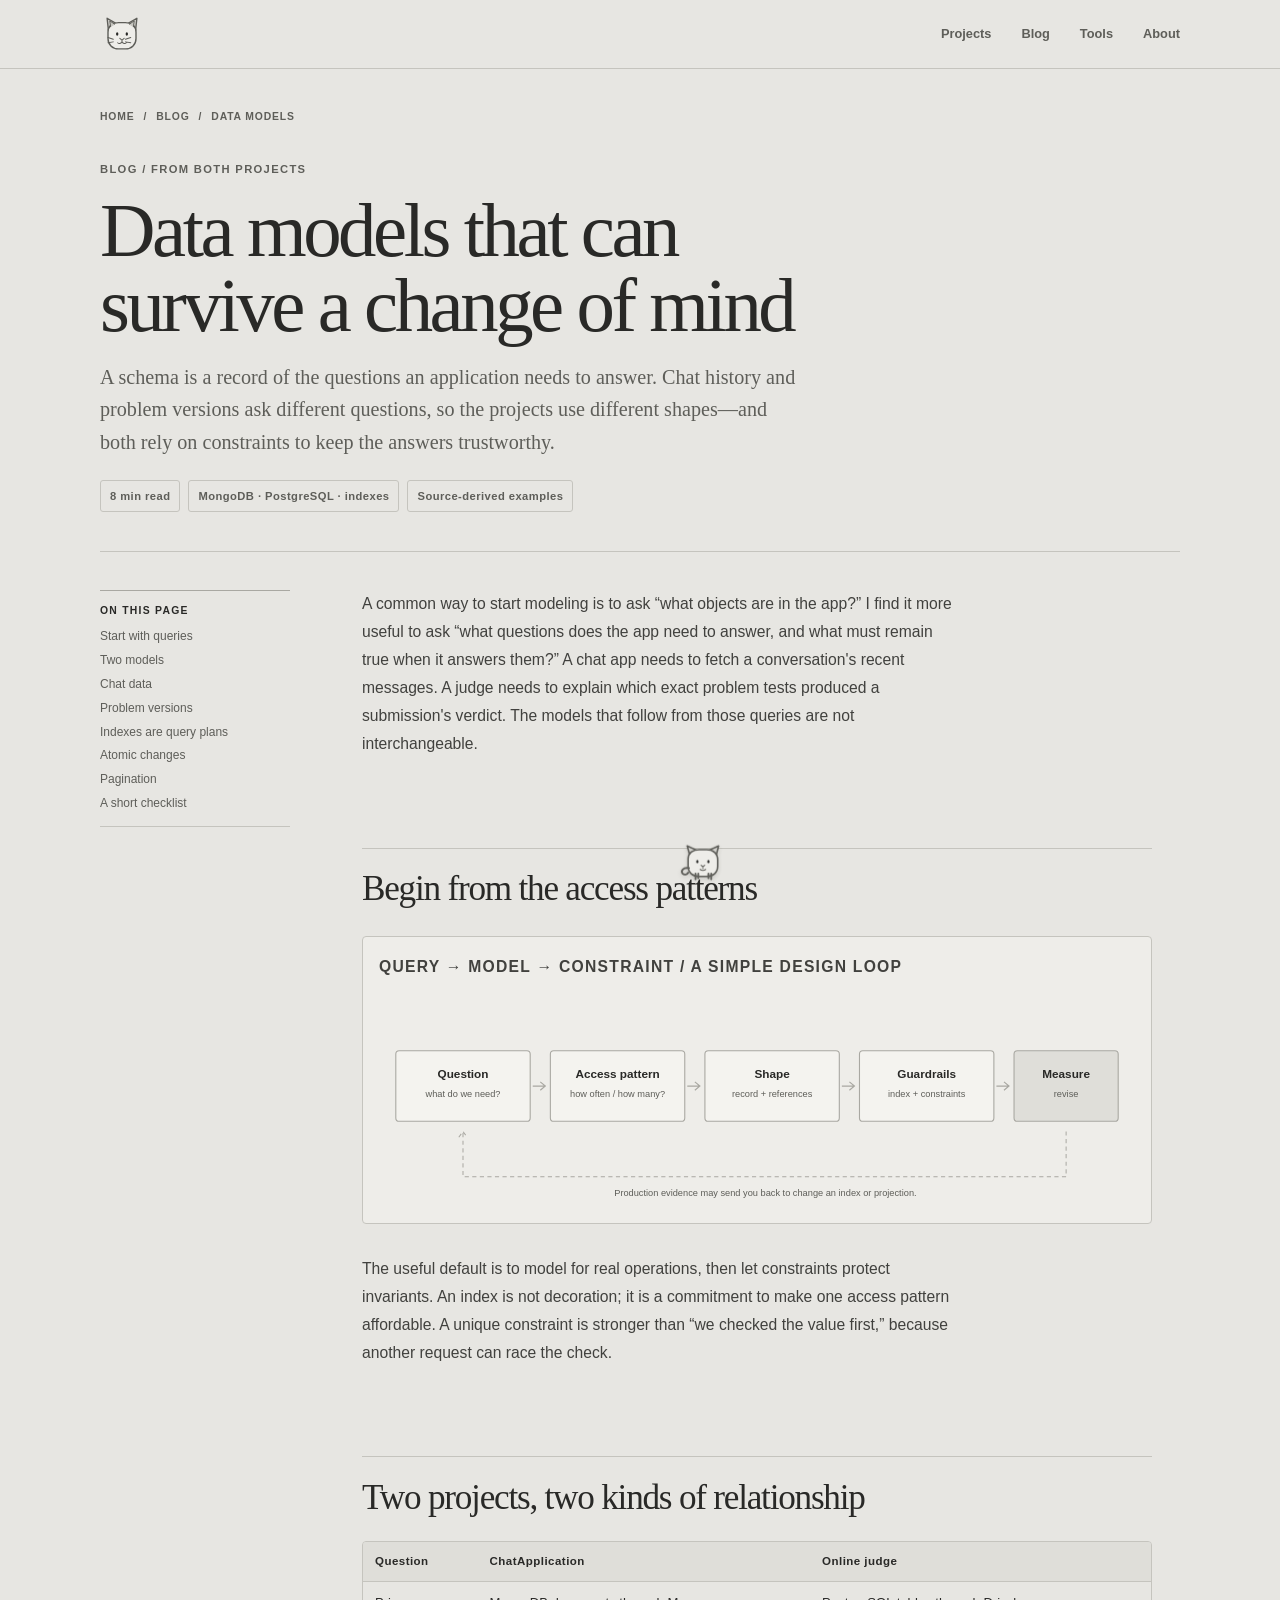
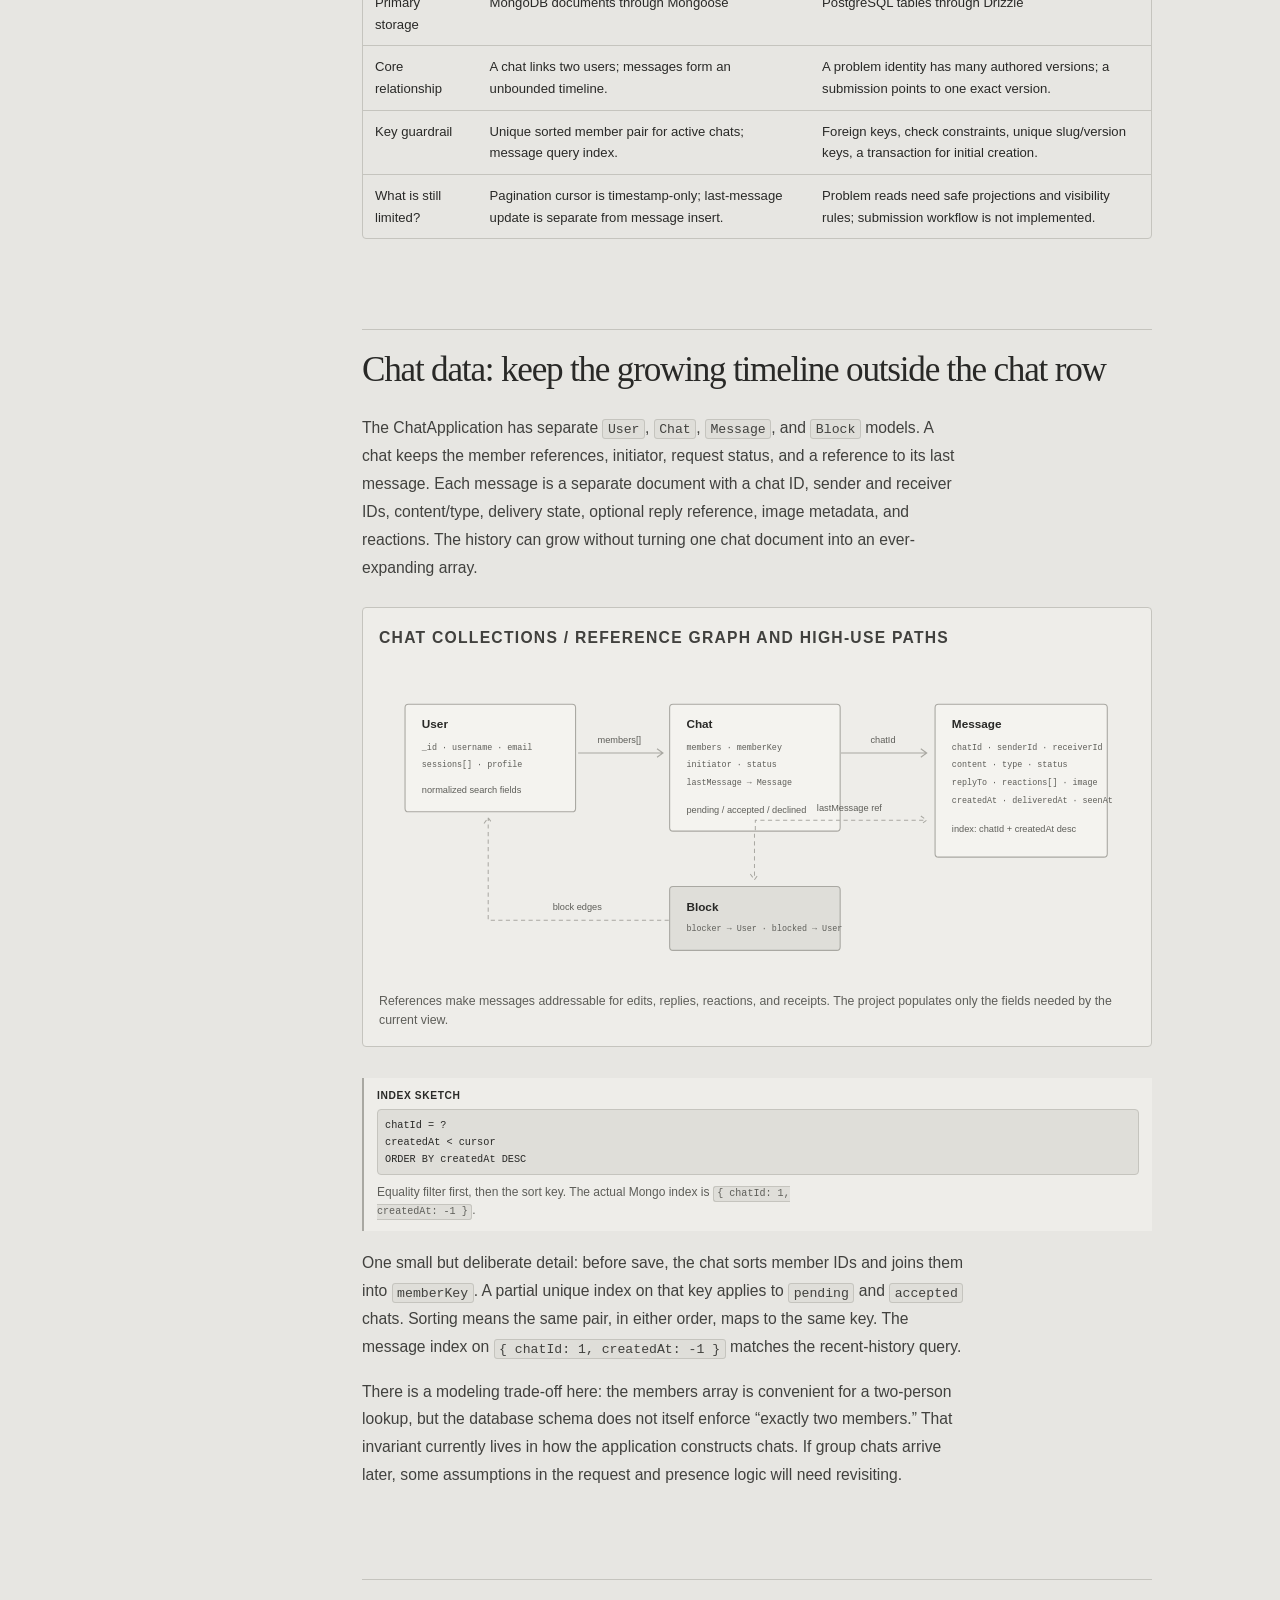
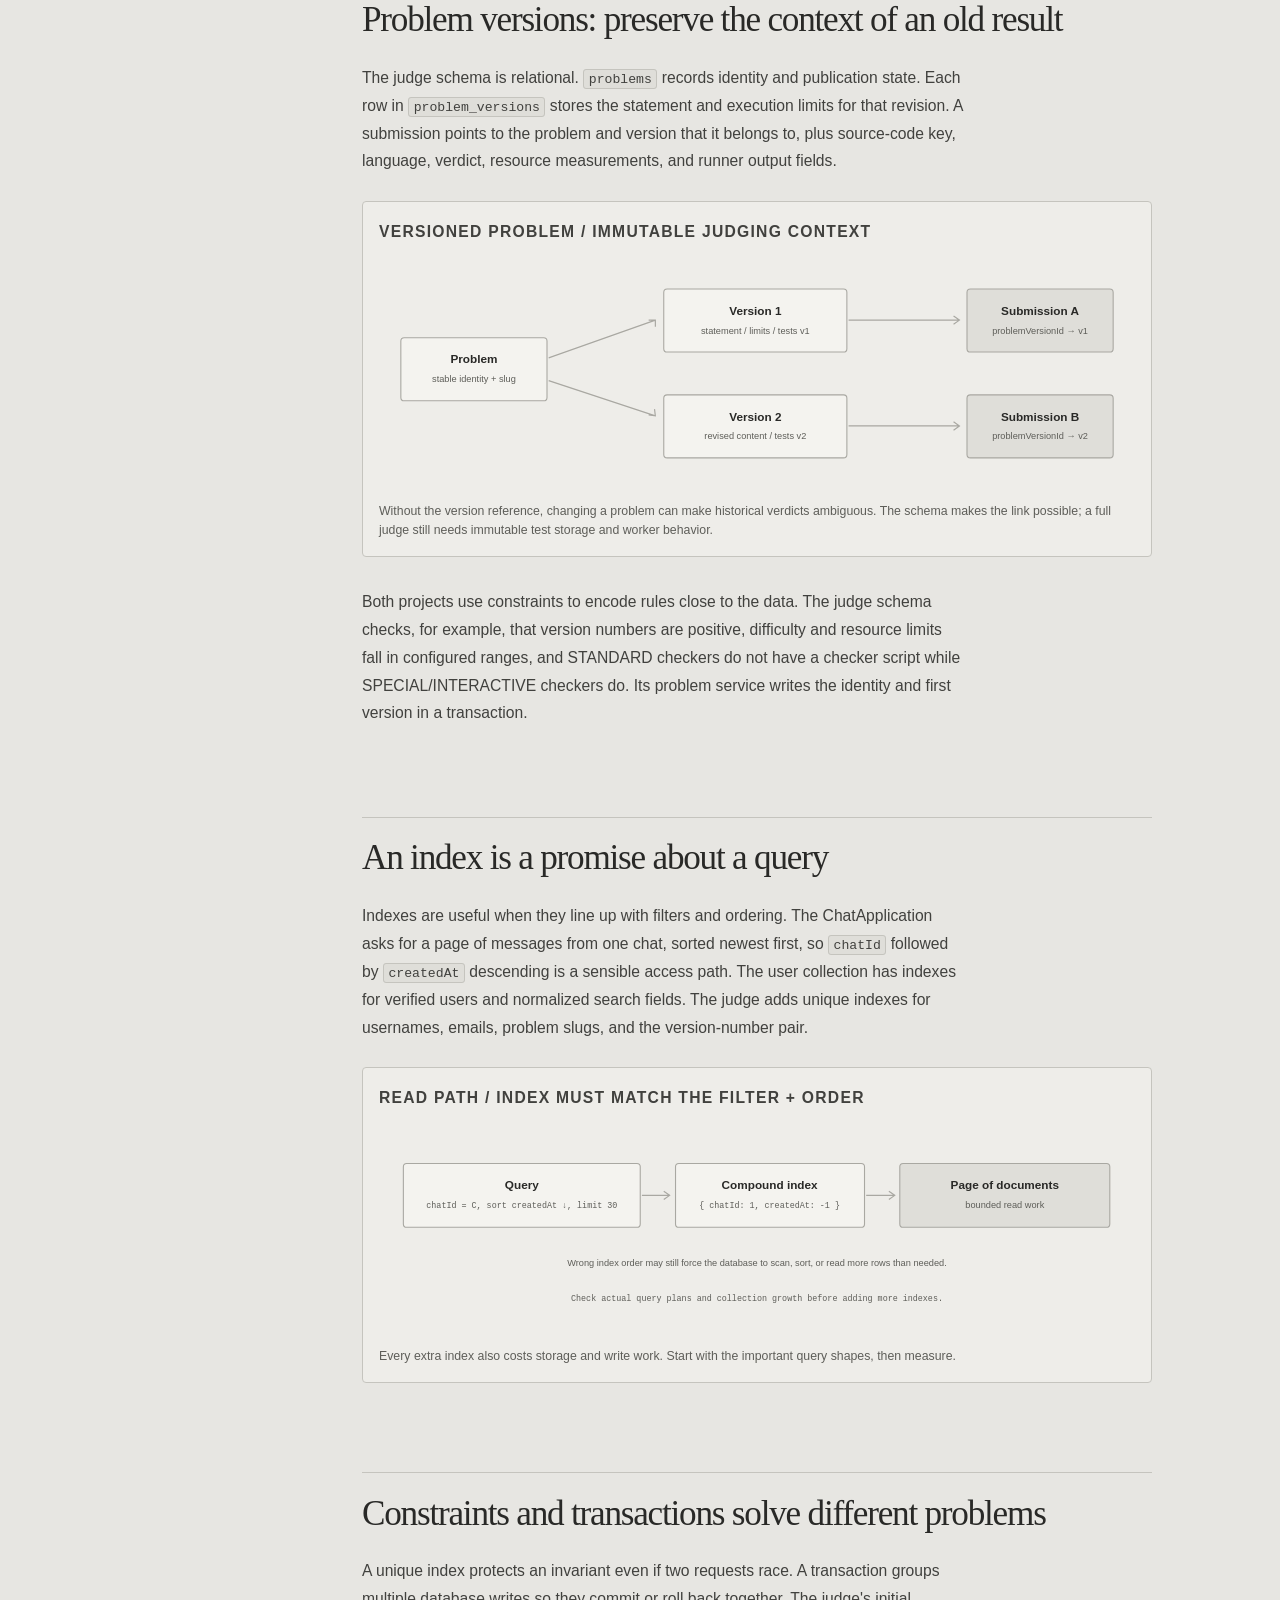
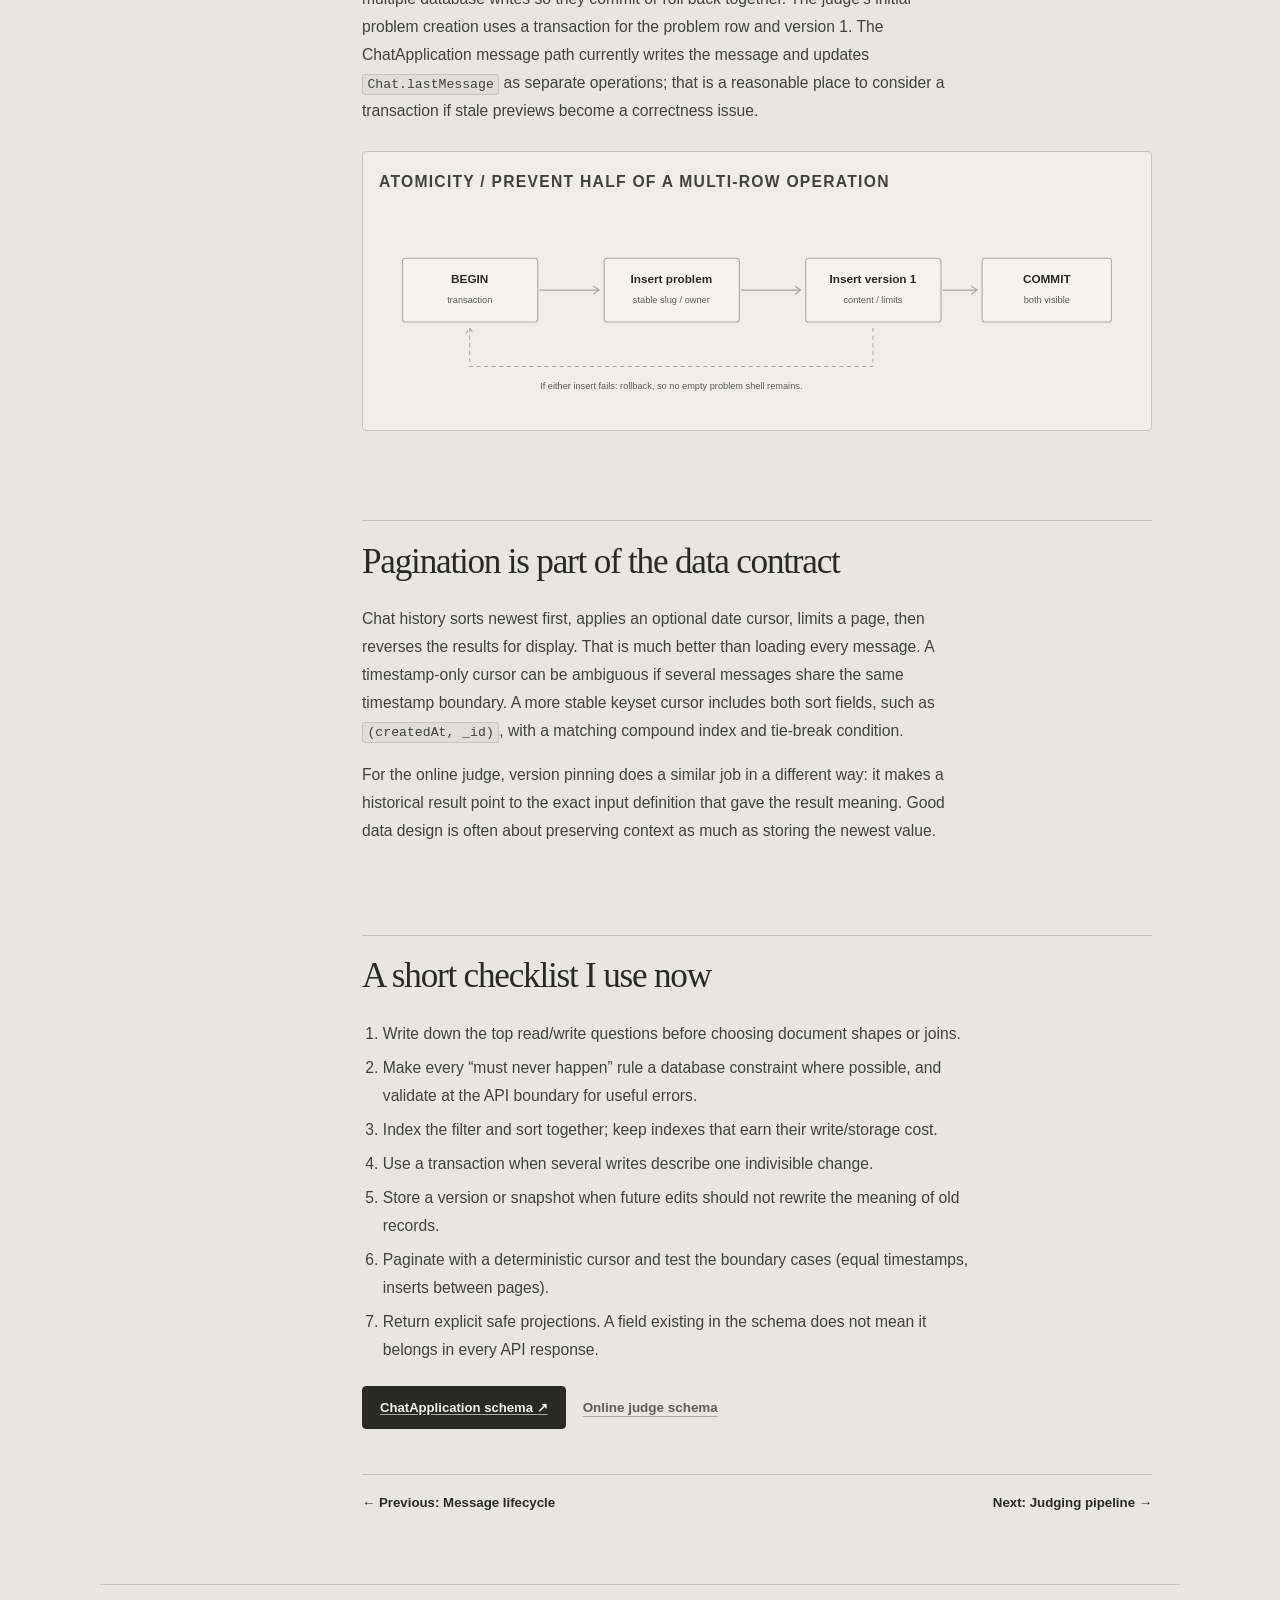
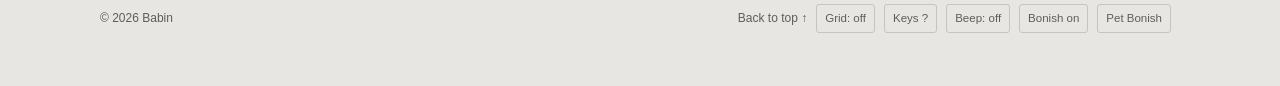
<file: notes/data-models-that-age-well.html>
<!doctype html>
<html lang="en">
<head><meta charset="utf-8"><meta name="viewport" content="width=device-width, initial-scale=1"><meta name="theme-color" content="#e7e6e2"><meta name="description" content="A comparison of the ChatApplication MongoDB model and the online judge PostgreSQL model: references, constraints, indexes, transactions, and versioned data."><title>Data models that can survive a change of mind — Babin</title><link rel="stylesheet" href="../assets/css/site.css?v=20261111-4"></head>
<body>
  <div class="reading-progress" aria-hidden="true"></div>
  <header class="site-header"><nav class="nav wrap" aria-label="Main navigation"><a class="brand" href="../index.html"><svg class="brand-avatar" viewBox="0 0 48 48" aria-hidden="true" focusable="false"><g class="avatar-head"><path d="M8.5 20 7 6l12 7c3-1.5 7-1.5 10 0l12-7-1.5 14" fill="#d4d3ce" stroke="#5e5e59" stroke-width="1.6" stroke-linejoin="round"/><path d="M8 22c0-7 5-11 12-11h8c7 0 12 4 12 11v7c0 7-5 12-12 12h-8C13 41 8 36 8 29z" fill="#eeede9" stroke="#5e5e59" stroke-width="1.6"/><path d="m11 16-1-7 6 4m21 3 1-7-6 4" fill="#c5c4be" stroke="#5e5e59" stroke-width="1.1" stroke-linejoin="round"/><g class="avatar-pupils"><ellipse cx="18.5" cy="24" rx="1.35" ry="2" fill="#292927"/><ellipse cx="29.5" cy="24" rx="1.35" ry="2" fill="#292927"/></g><path d="m21.5 29 2.5 2 2.5-2m-2.5 2v2m0 0c-1.5 2-3.5 2.5-5 1m5-1c1.5 2 3.5 2.5 5 1M14 30l-6-2m6 5-6 1m20-4 6-2m-6 5 6 1" fill="none" stroke="#5e5e59" stroke-width="1.15" stroke-linecap="round" stroke-linejoin="round"/></g></svg></a><div class="nav-links"><a href="../index.html#projects">Projects</a><a href="../index.html#notes">Blog</a><a href="../index.html#tools">Tools</a><a href="../index.html#about">About</a></div></nav></header>
  <main>
    <header class="page-head wrap" id="top"><p class="breadcrumbs"><a href="../index.html">Home</a><span>/</span><a href="../index.html#notes">Blog</a><span>/</span><span>Data models</span></p><p class="kicker">Blog / From both projects</p><h1>Data models that can survive a change of mind</h1><p class="page-lede">A schema is a record of the questions an application needs to answer. Chat history and problem versions ask different questions, so the projects use different shapes—and both rely on constraints to keep the answers trustworthy.</p><div class="page-meta"><span>8 min read</span><span>MongoDB · PostgreSQL · indexes</span><span>Source-derived examples</span></div></header>
    <div class="article-layout wrap">
      <nav class="toc" aria-label="On this page"><h2>On this page</h2><ol><li><a href="#start">Start with queries</a></li><li><a href="#two-shapes">Two models</a></li><li><a href="#chat">Chat data</a></li><li><a href="#judge">Problem versions</a></li><li><a href="#indexes">Indexes are query plans</a></li><li><a href="#atomic">Atomic changes</a></li><li><a href="#pagination">Pagination</a></li><li><a href="#rules">A short checklist</a></li></ol></nav>
      <article class="prose">
        <p>A common way to start modeling is to ask “what objects are in the app?” I find it more useful to ask “what questions does the app need to answer, and what must remain true when it answers them?” A chat app needs to fetch a conversation's recent messages. A judge needs to explain which exact problem tests produced a submission's verdict. The models that follow from those queries are not interchangeable.</p>
        <h2 id="start">Begin from the access patterns</h2>
        <figure class="figure"><p class="figure-title">Query → model → constraint / a simple design loop</p>
          <svg viewBox="0 0 900 250" role="img" aria-label="Start with a product question, identify data needed and access pattern, shape records and references, add indexes and constraints, then measure and revise">
            <defs><marker id="data-loop-arrow" viewBox="0 0 10 10" refX="8" refY="5" markerWidth="7" markerHeight="7" orient="auto"><path d="M0 0 10 5 0 10Z" fill="currentColor"/></marker></defs>
            <rect x="20" y="64" width="160" height="84" rx="4" class="svg-node"/><rect x="204" y="64" width="160" height="84" rx="4" class="svg-node"/><rect x="388" y="64" width="160" height="84" rx="4" class="svg-node"/><rect x="572" y="64" width="160" height="84" rx="4" class="svg-node"/><rect x="756" y="64" width="124" height="84" rx="4" class="svg-node-dark"/>
            <text x="100" y="96" text-anchor="middle" class="svg-label">Question</text><text x="100" y="119" text-anchor="middle" class="svg-small">what do we need?</text><text x="284" y="96" text-anchor="middle" class="svg-label">Access pattern</text><text x="284" y="119" text-anchor="middle" class="svg-small">how often / how many?</text><text x="468" y="96" text-anchor="middle" class="svg-label">Shape</text><text x="468" y="119" text-anchor="middle" class="svg-small">record + references</text><text x="652" y="96" text-anchor="middle" class="svg-label">Guardrails</text><text x="652" y="119" text-anchor="middle" class="svg-small">index + constraints</text><text x="818" y="96" text-anchor="middle" class="svg-label">Measure</text><text x="818" y="119" text-anchor="middle" class="svg-small">revise</text>
            <path d="M183 106h15m-6-5 6 5-6 5M367 106h15m-6-5 6 5-6 5M551 106h15m-6-5 6 5-6 5M735 106h15m-6-5 6 5-6 5" class="svg-line"/>
            <path d="M818 160v54H100v-54m-5 7 5-7 5 7" class="svg-dash"/><text x="460" y="237" text-anchor="middle" class="svg-small">Production evidence may send you back to change an index or projection.</text>
          </svg>
        </figure>
        <p>The useful default is to model for real operations, then let constraints protect invariants. An index is not decoration; it is a commitment to make one access pattern affordable. A unique constraint is stronger than “we checked the value first,” because another request can race the check.</p>

        <h2 id="two-shapes">Two projects, two kinds of relationship</h2>
        <div class="table-wrap"><table><thead><tr><th>Question</th><th>ChatApplication</th><th>Online judge</th></tr></thead><tbody><tr><td>Primary storage</td><td>MongoDB documents through Mongoose</td><td>PostgreSQL tables through Drizzle</td></tr><tr><td>Core relationship</td><td>A chat links two users; messages form an unbounded timeline.</td><td>A problem identity has many authored versions; a submission points to one exact version.</td></tr><tr><td>Key guardrail</td><td>Unique sorted member pair for active chats; message query index.</td><td>Foreign keys, check constraints, unique slug/version keys, a transaction for initial creation.</td></tr><tr><td>What is still limited?</td><td>Pagination cursor is timestamp-only; last-message update is separate from message insert.</td><td>Problem reads need safe projections and visibility rules; submission workflow is not implemented.</td></tr></tbody></table></div>

        <h2 id="chat">Chat data: keep the growing timeline outside the chat row</h2>
        <p>The ChatApplication has separate <code>User</code>, <code>Chat</code>, <code>Message</code>, and <code>Block</code> models. A chat keeps the member references, initiator, request status, and a reference to its last message. Each message is a separate document with a chat ID, sender and receiver IDs, content/type, delivery state, optional reply reference, image metadata, and reactions. The history can grow without turning one chat document into an ever-expanding array.</p>
        <figure class="figure"><p class="figure-title">Chat collections / reference graph and high-use paths</p>
          <svg viewBox="0 0 900 370" role="img" aria-label="User records connect to chat members and message sender/receiver; chat references last message; message refers to chat and optionally reply message; block record references two users">
            <rect x="31" y="42" width="203" height="128" rx="4" class="svg-node"/><rect x="346" y="42" width="203" height="151" rx="4" class="svg-node"/><rect x="662" y="42" width="205" height="182" rx="4" class="svg-node"/><rect x="346" y="259" width="203" height="76" rx="4" class="svg-node-dark"/>
            <text x="51" y="70" class="svg-label">User</text><text x="51" y="96" class="svg-mono">_id · username · email</text><text x="51" y="117" class="svg-mono">sessions[] · profile</text><text x="51" y="148" class="svg-small">normalized search fields</text>
            <text x="366" y="70" class="svg-label">Chat</text><text x="366" y="96" class="svg-mono">members · memberKey</text><text x="366" y="117" class="svg-mono">initiator · status</text><text x="366" y="138" class="svg-mono">lastMessage → Message</text><text x="366" y="171" class="svg-small">pending / accepted / declined</text>
            <text x="682" y="70" class="svg-label">Message</text><text x="682" y="96" class="svg-mono">chatId · senderId · receiverId</text><text x="682" y="117" class="svg-mono">content · type · status</text><text x="682" y="138" class="svg-mono">replyTo · reactions[] · image</text><text x="682" y="159" class="svg-mono">createdAt · deliveredAt · seenAt</text><text x="682" y="194" class="svg-small">index: chatId + createdAt desc</text>
            <text x="366" y="288" class="svg-label">Block</text><text x="366" y="312" class="svg-mono">blocker → User · blocked → User</text>
            <path d="M237 100h101m-7-5 7 5-7 5M550 100h102m-7-5 7 5-7 5" class="svg-line"/><text x="286" y="88" text-anchor="middle" class="svg-small">members[]</text><text x="600" y="88" text-anchor="middle" class="svg-small">chatId</text>
            <path d="M447 196v55m-5-7 5 7 5-7M345 299H130V177m-5 7 5-7 5 7" class="svg-dash"/><text x="236" y="287" text-anchor="middle" class="svg-small">block edges</text>
            <path d="M448 192v-12h204m-7-5 7 5-7 5" class="svg-dash"/><text x="560" y="169" text-anchor="middle" class="svg-small">lastMessage ref</text>
          </svg>
          <figcaption>References make messages addressable for edits, replies, reactions, and receipts. The project populates only the fields needed by the current view.</figcaption>
        </figure>
        <aside class="sidenote sidenote--right" aria-label="Margin note: compound index order"><strong>Index sketch</strong><pre>chatId = ?
createdAt &lt; cursor
ORDER BY createdAt DESC</pre><p>Equality filter first, then the sort key. The actual Mongo index is <code>{ chatId: 1, createdAt: -1 }</code>.</p></aside>
        <p>One small but deliberate detail: before save, the chat sorts member IDs and joins them into <code>memberKey</code>. A partial unique index on that key applies to <code>pending</code> and <code>accepted</code> chats. Sorting means the same pair, in either order, maps to the same key. The message index on <code>{ chatId: 1, createdAt: -1 }</code> matches the recent-history query.</p>
        <p>There is a modeling trade-off here: the members array is convenient for a two-person lookup, but the database schema does not itself enforce “exactly two members.” That invariant currently lives in how the application constructs chats. If group chats arrive later, some assumptions in the request and presence logic will need revisiting.</p>

        <h2 id="judge">Problem versions: preserve the context of an old result</h2>
        <p>The judge schema is relational. <code>problems</code> records identity and publication state. Each row in <code>problem_versions</code> stores the statement and execution limits for that revision. A submission points to the problem and version that it belongs to, plus source-code key, language, verdict, resource measurements, and runner output fields.</p>
        <figure class="figure"><p class="figure-title">Versioned problem / immutable judging context</p>
          <svg viewBox="0 0 900 270" role="img" aria-label="Problem identity has version 1 and version 2. Submissions from different times reference the version used at judging time, retaining the corresponding statement, limits and tests">
            <defs><marker id="data-version-arrow" viewBox="0 0 10 10" refX="8" refY="5" markerWidth="7" markerHeight="7" orient="auto"><path d="M0 0 10 5 0 10Z" fill="currentColor"/></marker></defs>
            <rect x="26" y="89" width="174" height="75" rx="4" class="svg-node"/><rect x="339" y="31" width="218" height="75" rx="4" class="svg-node"/><rect x="339" y="157" width="218" height="75" rx="4" class="svg-node"/><rect x="700" y="31" width="174" height="75" rx="4" class="svg-node-dark"/><rect x="700" y="157" width="174" height="75" rx="4" class="svg-node-dark"/>
            <text x="113" y="119" text-anchor="middle" class="svg-label">Problem</text><text x="113" y="142" text-anchor="middle" class="svg-small">stable identity + slug</text><text x="448" y="62" text-anchor="middle" class="svg-label">Version 1</text><text x="448" y="84" text-anchor="middle" class="svg-small">statement / limits / tests v1</text><text x="448" y="188" text-anchor="middle" class="svg-label">Version 2</text><text x="448" y="210" text-anchor="middle" class="svg-small">revised content / tests v2</text><text x="787" y="62" text-anchor="middle" class="svg-label">Submission A</text><text x="787" y="84" text-anchor="middle" class="svg-small">problemVersionId → v1</text><text x="787" y="188" text-anchor="middle" class="svg-label">Submission B</text><text x="787" y="210" text-anchor="middle" class="svg-small">problemVersionId → v2</text>
            <path d="M202 113 329 68m-8 0 8 0 0 8M202 140l127 42m-8-1 8 1-1-8M559 68h132m-7-5 7 5-7 5M559 194h132m-7-5 7 5-7 5" class="svg-line"/>
          </svg>
          <figcaption>Without the version reference, changing a problem can make historical verdicts ambiguous. The schema makes the link possible; a full judge still needs immutable test storage and worker behavior.</figcaption>
        </figure>
        <p>Both projects use constraints to encode rules close to the data. The judge schema checks, for example, that version numbers are positive, difficulty and resource limits fall in configured ranges, and STANDARD checkers do not have a checker script while SPECIAL/INTERACTIVE checkers do. Its problem service writes the identity and first version in a transaction.</p>

        <h2 id="indexes">An index is a promise about a query</h2>
        <p>Indexes are useful when they line up with filters and ordering. The ChatApplication asks for a page of messages from one chat, sorted newest first, so <code>chatId</code> followed by <code>createdAt</code> descending is a sensible access path. The user collection has indexes for verified users and normalized search fields. The judge adds unique indexes for usernames, emails, problem slugs, and the version-number pair.</p>
        <figure class="figure"><p class="figure-title">Read path / index must match the filter + order</p>
          <svg viewBox="0 0 900 245" role="img" aria-label="Message history query filters by chatId, applies createdAt cursor, sorts newest first and limits page size; compound index starts with chatId then createdAt descending">
            <defs><marker id="data-index-arrow" viewBox="0 0 10 10" refX="8" refY="5" markerWidth="7" markerHeight="7" orient="auto"><path d="M0 0 10 5 0 10Z" fill="currentColor"/></marker></defs>
            <rect x="29" y="41" width="282" height="76" rx="4" class="svg-node"/><rect x="353" y="41" width="225" height="76" rx="4" class="svg-node"/><rect x="620" y="41" width="250" height="76" rx="4" class="svg-node-dark"/>
            <text x="170" y="71" text-anchor="middle" class="svg-label">Query</text><text x="170" y="94" text-anchor="middle" class="svg-mono">chatId = C, sort createdAt ↓, limit 30</text><text x="465" y="71" text-anchor="middle" class="svg-label">Compound index</text><text x="465" y="94" text-anchor="middle" class="svg-mono">{ chatId: 1, createdAt: -1 }</text><text x="745" y="71" text-anchor="middle" class="svg-label">Page of documents</text><text x="745" y="94" text-anchor="middle" class="svg-small">bounded read work</text>
            <path d="M313 79h33m-7-5 7 5-7 5M580 79h34m-7-5 7 5-7 5" class="svg-line"/>
            <text x="450" y="163" text-anchor="middle" class="svg-small">Wrong index order may still force the database to scan, sort, or read more rows than needed.</text><text x="450" y="205" text-anchor="middle" class="svg-mono">Check actual query plans and collection growth before adding more indexes.</text>
          </svg>
          <figcaption>Every extra index also costs storage and write work. Start with the important query shapes, then measure.</figcaption>
        </figure>

        <h2 id="atomic">Constraints and transactions solve different problems</h2>
        <p>A unique index protects an invariant even if two requests race. A transaction groups multiple database writes so they commit or roll back together. The judge's initial problem creation uses a transaction for the problem row and version 1. The ChatApplication message path currently writes the message and updates <code>Chat.lastMessage</code> as separate operations; that is a reasonable place to consider a transaction if stale previews become a correctness issue.</p>
        <figure class="figure"><p class="figure-title">Atomicity / prevent half of a multi-row operation</p>
          <svg viewBox="0 0 900 240" role="img" aria-label="Problem creation begins a transaction, inserts problem identity then first version, commits if both succeed, or rolls back both if either step fails">
            <defs><marker id="data-tx-arrow" viewBox="0 0 10 10" refX="8" refY="5" markerWidth="7" markerHeight="7" orient="auto"><path d="M0 0 10 5 0 10Z" fill="currentColor"/></marker></defs>
            <rect x="28" y="55" width="161" height="76" rx="4" class="svg-node"/><rect x="268" y="55" width="161" height="76" rx="4" class="svg-node"/><rect x="508" y="55" width="161" height="76" rx="4" class="svg-node"/><rect x="718" y="55" width="154" height="76" rx="4" class="svg-node"/>
            <text x="108" y="85" text-anchor="middle" class="svg-label">BEGIN</text><text x="108" y="108" text-anchor="middle" class="svg-small">transaction</text><text x="348" y="85" text-anchor="middle" class="svg-label">Insert problem</text><text x="348" y="108" text-anchor="middle" class="svg-small">stable slug / owner</text><text x="588" y="85" text-anchor="middle" class="svg-label">Insert version 1</text><text x="588" y="108" text-anchor="middle" class="svg-small">content / limits</text><text x="795" y="85" text-anchor="middle" class="svg-label">COMMIT</text><text x="795" y="108" text-anchor="middle" class="svg-small">both visible</text>
            <path d="M191 93h71m-7-5 7 5-7 5M431 93h71m-7-5 7 5-7 5M671 93h41m-7-5 7 5-7 5" class="svg-line"/>
            <path d="M588 138v46H108v-46m-5 7 5-7 5 7" class="svg-dash"/><text x="348" y="211" text-anchor="middle" class="svg-small">If either insert fails: rollback, so no empty problem shell remains.</text>
          </svg>
        </figure>

        <h2 id="pagination">Pagination is part of the data contract</h2>
        <p>Chat history sorts newest first, applies an optional date cursor, limits a page, then reverses the results for display. That is much better than loading every message. A timestamp-only cursor can be ambiguous if several messages share the same timestamp boundary. A more stable keyset cursor includes both sort fields, such as <code>(createdAt, _id)</code>, with a matching compound index and tie-break condition.</p>
        <p>For the online judge, version pinning does a similar job in a different way: it makes a historical result point to the exact input definition that gave the result meaning. Good data design is often about preserving context as much as storing the newest value.</p>
        <h2 id="rules">A short checklist I use now</h2>
        <ol><li>Write down the top read/write questions before choosing document shapes or joins.</li><li>Make every “must never happen” rule a database constraint where possible, and validate at the API boundary for useful errors.</li><li>Index the filter and sort together; keep indexes that earn their write/storage cost.</li><li>Use a transaction when several writes describe one indivisible change.</li><li>Store a version or snapshot when future edits should not rewrite the meaning of old records.</li><li>Paginate with a deterministic cursor and test the boundary cases (equal timestamps, inserts between pages).</li><li>Return explicit safe projections. A field existing in the schema does not mean it belongs in every API response.</li></ol>
        <div class="about-links"><a class="button" href="../projects/chatapplication.html">ChatApplication schema ↗</a><a class="text-link" href="../projects/online-judge.html">Online judge schema</a></div>
        <div class="next-links"><a href="message-lifecycle.html">← Previous: Message lifecycle</a><a href="judge-pipeline.html">Next: Judging pipeline →</a></div>
      </article>
    </div>
  </main>
  <footer class="site-footer wrap"><div class="footer-row"><span>© <span id="year">2026</span> Babin</span><span class="footer-links"><a href="#top">Back to top ↑</a><button class="buddy-toggle utility-toggle" id="grid-toggle" type="button" aria-pressed="false">Grid: off</button><button class="buddy-toggle utility-toggle" id="shortcuts-toggle" type="button" aria-haspopup="dialog">Keys ?</button><button class="buddy-toggle" id="sound-toggle" type="button" aria-pressed="false" aria-label="Turn beep sounds on">Beep: off</button><button class="buddy-toggle" id="pip-toggle" hidden type="button" aria-pressed="true">Bonish on</button></span></div></footer><script src="../assets/js/site.js"></script>
</body></html>
</file>
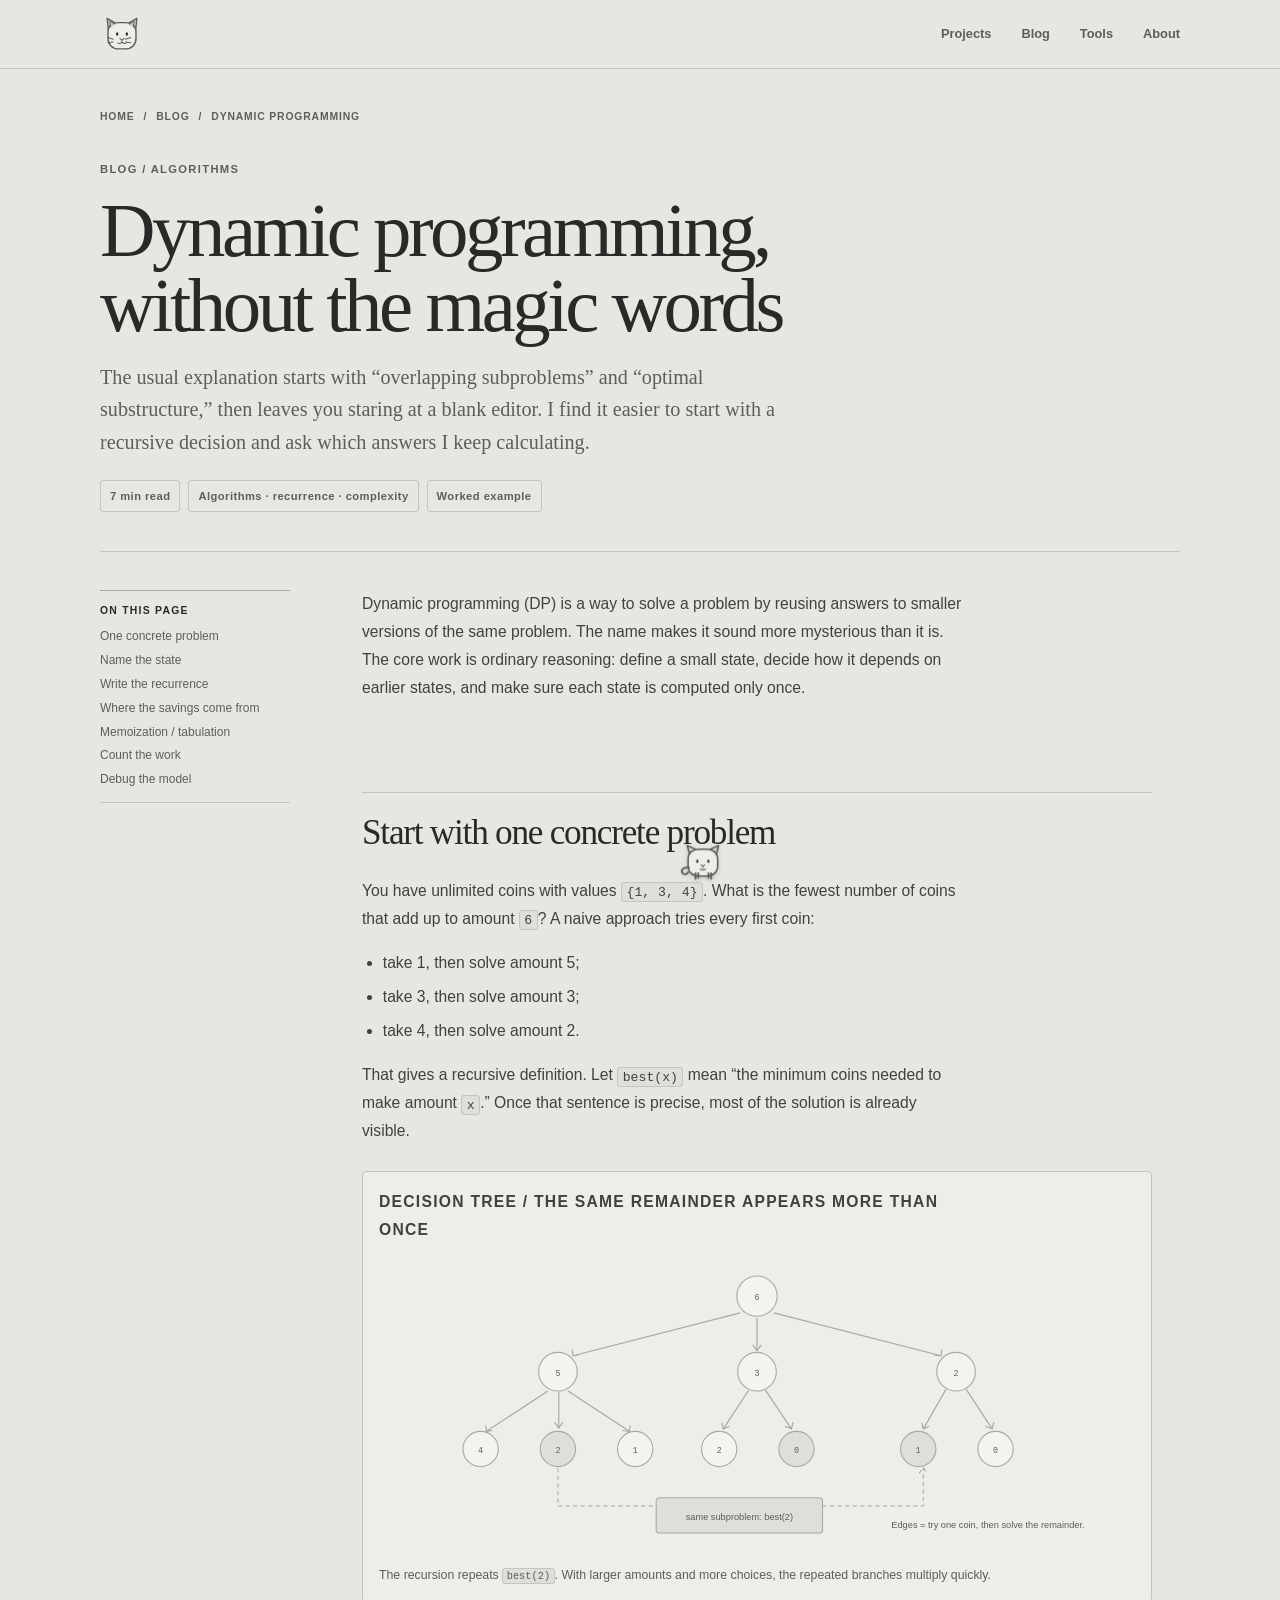
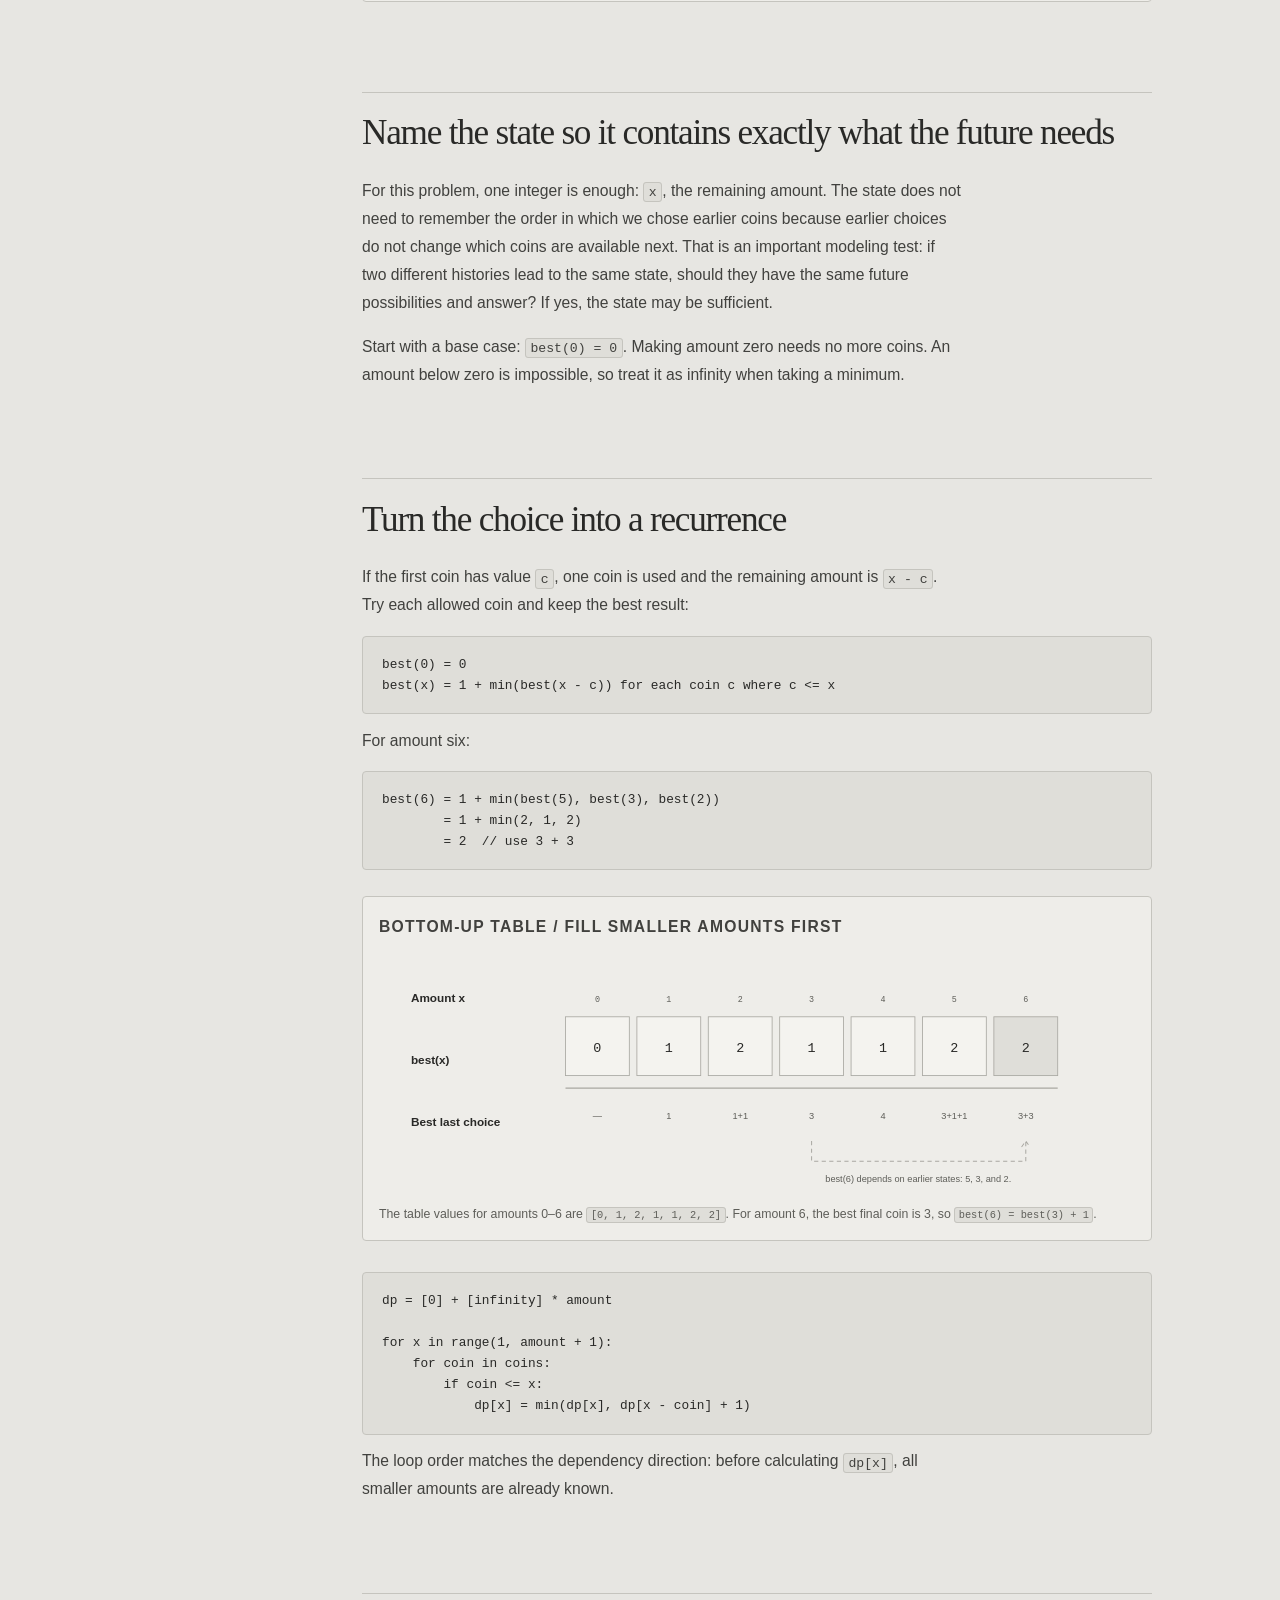
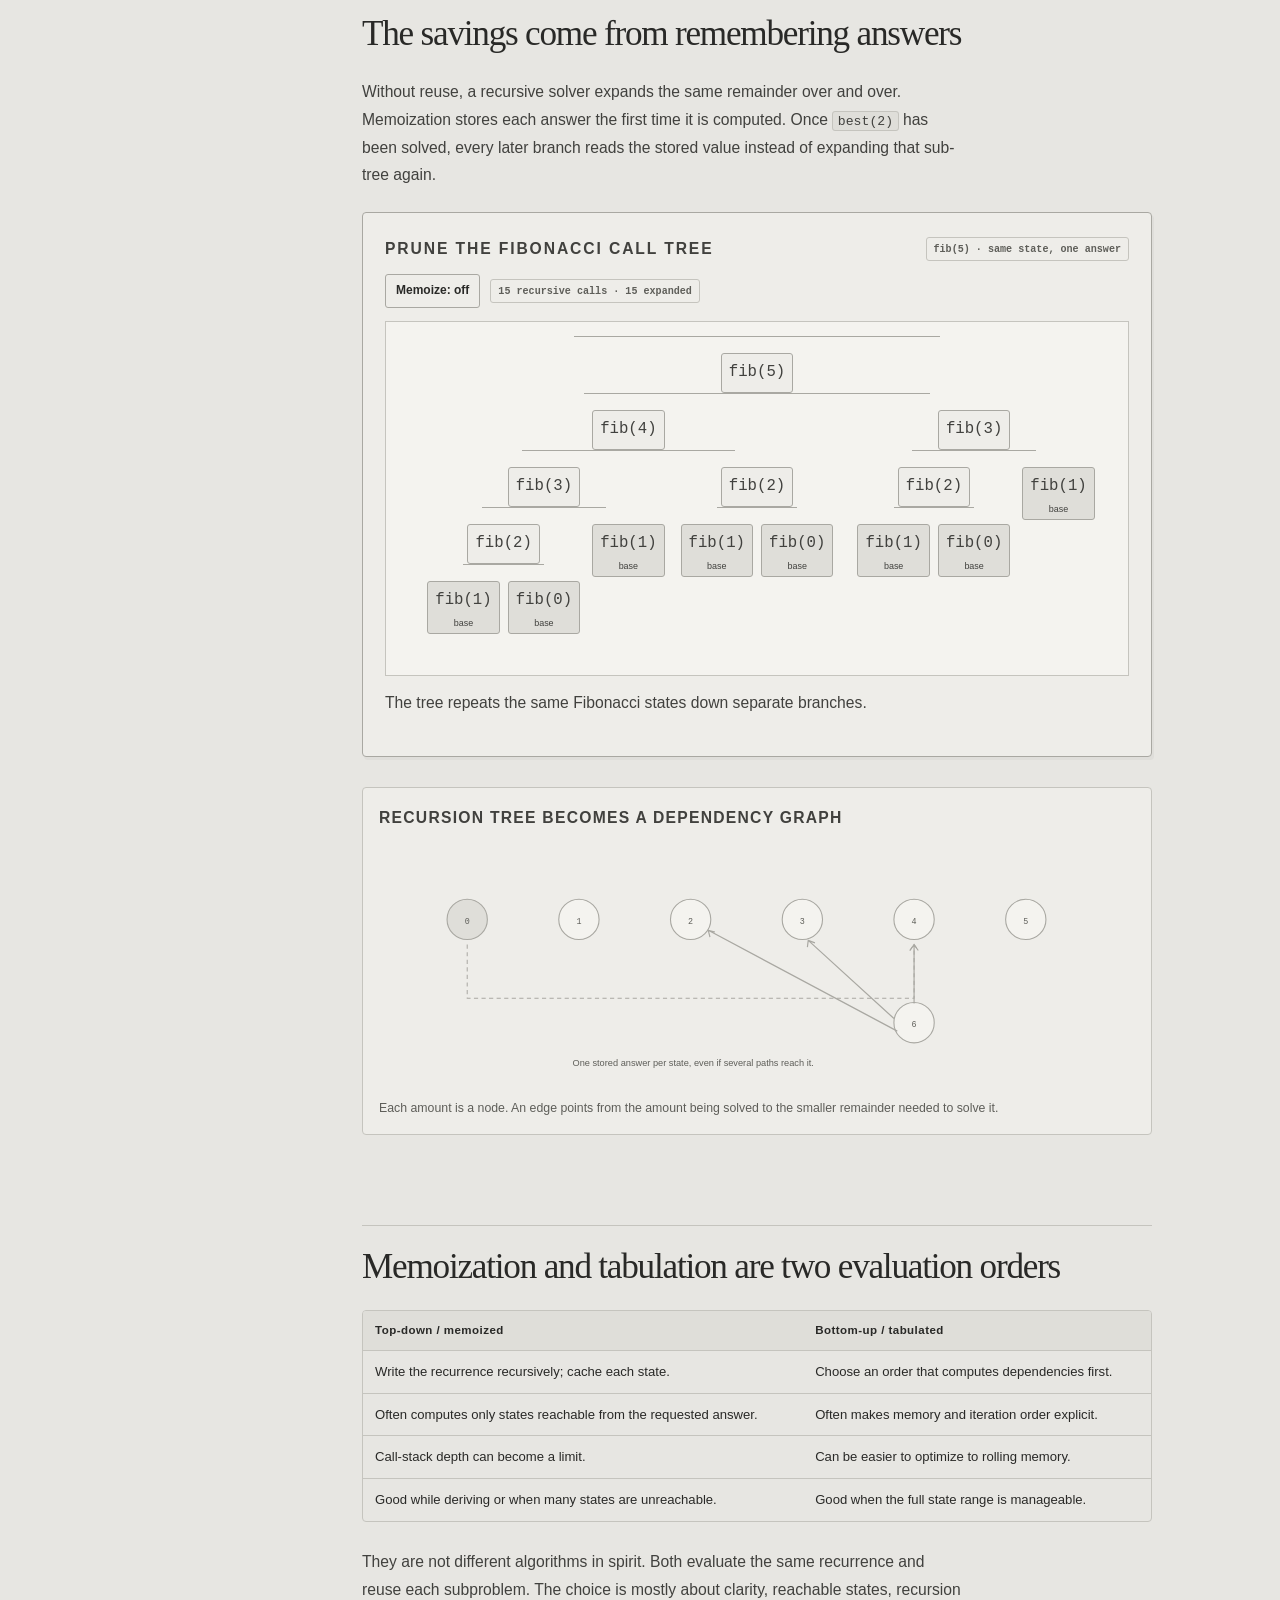
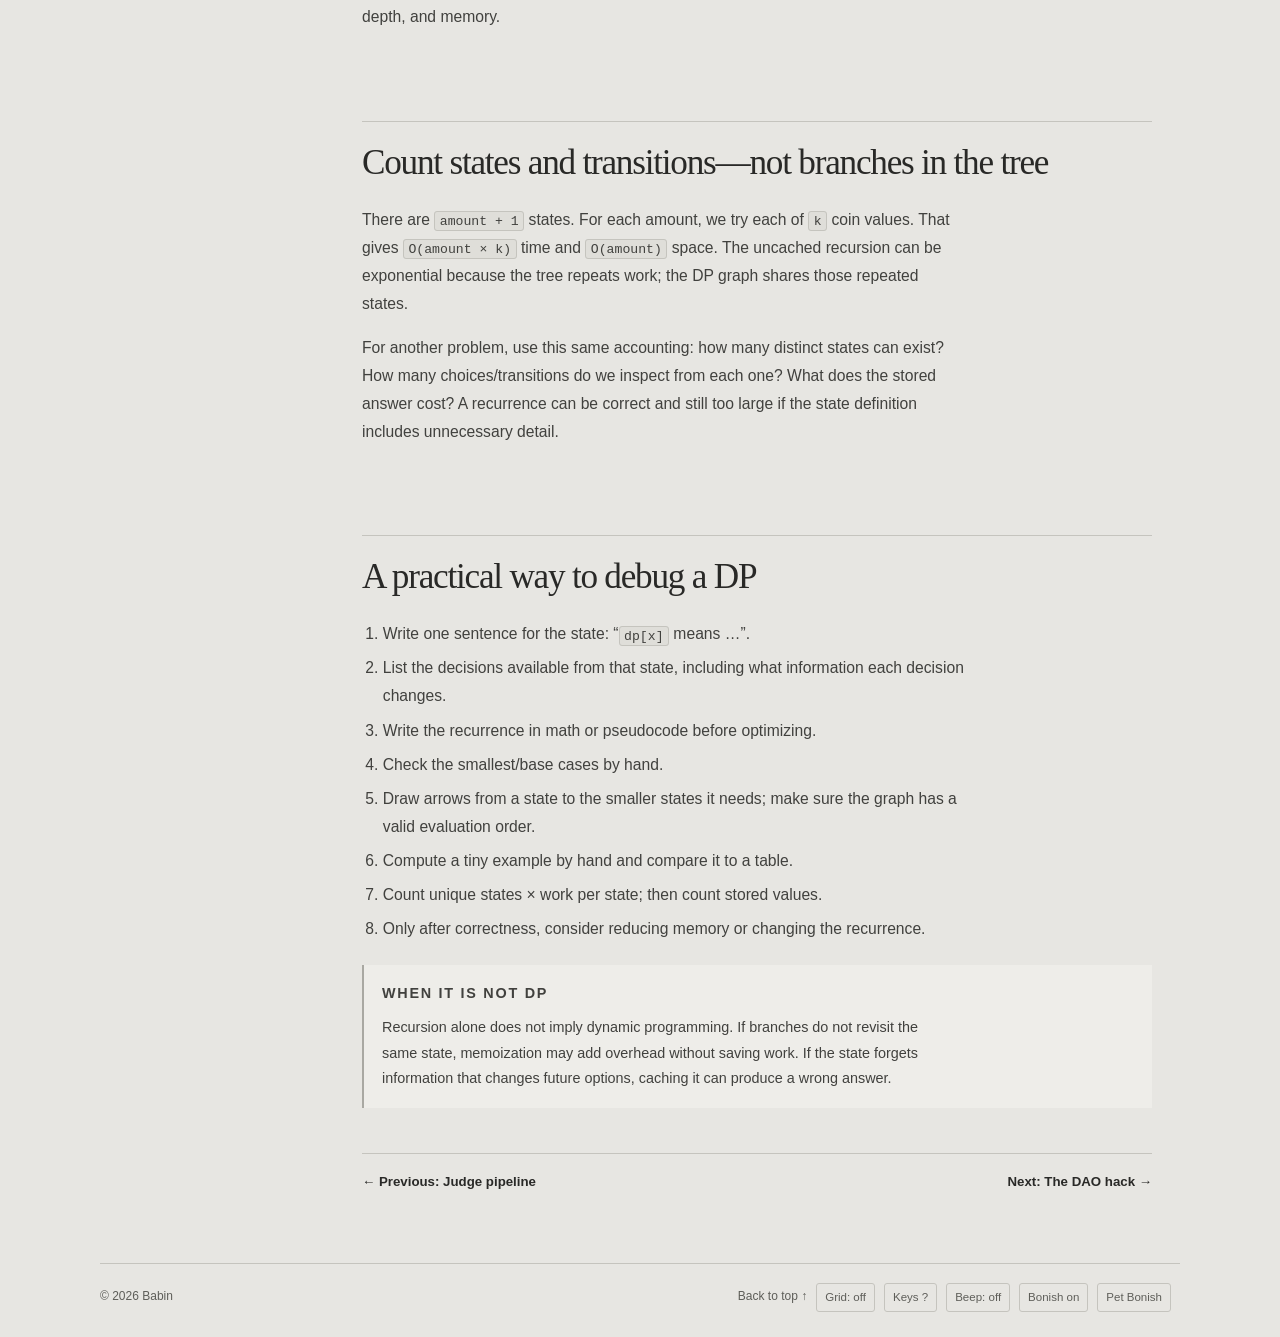
<file: notes/dynamic-programming.html>
<!doctype html>
<html lang="en">
<head><meta charset="utf-8"><meta name="viewport" content="width=device-width, initial-scale=1"><meta name="theme-color" content="#e7e6e2"><meta name="description" content="A first-principles guide to dynamic programming: define the state, derive a recurrence, draw dependencies, memoize or tabulate, and count the work."><title>Dynamic programming, without the magic words — Babin</title><link rel="stylesheet" href="../assets/css/site.css?v=20261111-4"></head>
<body>
  <div class="reading-progress" aria-hidden="true"></div>
  <header class="site-header"><nav class="nav wrap" aria-label="Main navigation"><a class="brand" href="../index.html"><svg class="brand-avatar" viewBox="0 0 48 48" aria-hidden="true" focusable="false"><g class="avatar-head"><path d="M8.5 20 7 6l12 7c3-1.5 7-1.5 10 0l12-7-1.5 14" fill="#d4d3ce" stroke="#5e5e59" stroke-width="1.6" stroke-linejoin="round"/><path d="M8 22c0-7 5-11 12-11h8c7 0 12 4 12 11v7c0 7-5 12-12 12h-8C13 41 8 36 8 29z" fill="#eeede9" stroke="#5e5e59" stroke-width="1.6"/><path d="m11 16-1-7 6 4m21 3 1-7-6 4" fill="#c5c4be" stroke="#5e5e59" stroke-width="1.1" stroke-linejoin="round"/><g class="avatar-pupils"><ellipse cx="18.5" cy="24" rx="1.35" ry="2" fill="#292927"/><ellipse cx="29.5" cy="24" rx="1.35" ry="2" fill="#292927"/></g><path d="m21.5 29 2.5 2 2.5-2m-2.5 2v2m0 0c-1.5 2-3.5 2.5-5 1m5-1c1.5 2 3.5 2.5 5 1M14 30l-6-2m6 5-6 1m20-4 6-2m-6 5 6 1" fill="none" stroke="#5e5e59" stroke-width="1.15" stroke-linecap="round" stroke-linejoin="round"/></g></svg></a><div class="nav-links"><a href="../index.html#projects">Projects</a><a href="../index.html#notes">Blog</a><a href="../index.html#tools">Tools</a><a href="../index.html#about">About</a></div></nav></header>
  <main>
    <header class="page-head wrap" id="top"><p class="breadcrumbs"><a href="../index.html">Home</a><span>/</span><a href="../index.html#notes">Blog</a><span>/</span><span>Dynamic programming</span></p><p class="kicker">Blog / Algorithms</p><h1>Dynamic programming, without the magic words</h1><p class="page-lede">The usual explanation starts with “overlapping subproblems” and “optimal substructure,” then leaves you staring at a blank editor. I find it easier to start with a recursive decision and ask which answers I keep calculating.</p><div class="page-meta"><span>7 min read</span><span>Algorithms · recurrence · complexity</span><span>Worked example</span></div></header>
    <div class="article-layout wrap">
      <nav class="toc" aria-label="On this page"><h2>On this page</h2><ol><li><a href="#example">One concrete problem</a></li><li><a href="#state">Name the state</a></li><li><a href="#recurrence">Write the recurrence</a></li><li><a href="#overlap">Where the savings come from</a></li><li><a href="#orders">Memoization / tabulation</a></li><li><a href="#complexity">Count the work</a></li><li><a href="#debug">Debug the model</a></li></ol></nav>
      <article class="prose">
        <p>Dynamic programming (DP) is a way to solve a problem by reusing answers to smaller versions of the same problem. The name makes it sound more mysterious than it is. The core work is ordinary reasoning: define a small state, decide how it depends on earlier states, and make sure each state is computed only once.</p>
        <h2 id="example">Start with one concrete problem</h2>
        <p>You have unlimited coins with values <code>{1, 3, 4}</code>. What is the fewest number of coins that add up to amount <code>6</code>? A naive approach tries every first coin:</p>
        <ul><li>take 1, then solve amount 5;</li><li>take 3, then solve amount 3;</li><li>take 4, then solve amount 2.</li></ul>
        <p>That gives a recursive definition. Let <code>best(x)</code> mean “the minimum coins needed to make amount <code>x</code>.” Once that sentence is precise, most of the solution is already visible.</p>
        <figure class="figure"><p class="figure-title">Decision tree / the same remainder appears more than once</p>
          <svg viewBox="0 0 900 350" role="img" aria-label="Recursive coin change choices for amount 6 branch to amounts 5, 3 and 2; branch from 5 also reaches 2, showing overlapping subproblem. Smaller branches reach base amount zero.">
            <defs><marker id="dp-tree-arrow" viewBox="0 0 10 10" refX="8" refY="5" markerWidth="7" markerHeight="7" orient="auto"><path d="M0 0 10 5 0 10Z" fill="currentColor"/></marker></defs>
            <circle cx="450" cy="43" r="24" class="svg-node"/><text x="450" y="48" text-anchor="middle" class="svg-mono">6</text>
            <circle cx="213" cy="133" r="23" class="svg-node"/><circle cx="450" cy="133" r="23" class="svg-node"/><circle cx="687" cy="133" r="23" class="svg-node"/><text x="213" y="138" text-anchor="middle" class="svg-mono">5</text><text x="450" y="138" text-anchor="middle" class="svg-mono">3</text><text x="687" y="138" text-anchor="middle" class="svg-mono">2</text>
            <path d="M430 63 231 114m7-1-7 1-1-7M450 69v39m-5-7 5 7 5-7M470 63l199 51m-8-1 8 1 1-7" class="svg-line"/>
            <circle cx="121" cy="225" r="21" class="svg-node"/><circle cx="213" cy="225" r="21" class="svg-node-dark"/><circle cx="305" cy="225" r="21" class="svg-node"/><text x="121" y="230" text-anchor="middle" class="svg-mono">4</text><text x="213" y="230" text-anchor="middle" class="svg-mono">2</text><text x="305" y="230" text-anchor="middle" class="svg-mono">1</text>
            <path d="M201 156 128 204m7-1-7 1-1-7M214 157v43m-5-7 5 7 5-7M225 156l73 48m-8-1 8 1 1-7" class="svg-line"/>
            <circle cx="405" cy="225" r="21" class="svg-node"/><circle cx="497" cy="225" r="21" class="svg-node-dark"/><text x="405" y="230" text-anchor="middle" class="svg-mono">2</text><text x="497" y="230" text-anchor="middle" class="svg-mono">0</text><path d="M440 155 410 201m7-3-7 3-2-7M460 155l31 46m-8-3 8 3 2-8" class="svg-line"/>
            <circle cx="642" cy="225" r="21" class="svg-node-dark"/><circle cx="734" cy="225" r="21" class="svg-node"/><text x="642" y="230" text-anchor="middle" class="svg-mono">1</text><text x="734" y="230" text-anchor="middle" class="svg-mono">0</text><path d="M675 154 648 201m7-3-7 3-2-7M699 154l31 47m-8-3 8 3 2-8" class="svg-line"/>
            <path d="M213 248v45H648v-46m-5 7 5-7 5 7" class="svg-dash"/><rect x="330" y="283" width="198" height="42" rx="4" class="svg-node-dark"/><text x="429" y="309" text-anchor="middle" class="svg-small">same subproblem: best(2)</text>
            <text x="840" y="319" text-anchor="end" class="svg-small">Edges = try one coin, then solve the remainder.</text>
          </svg>
          <figcaption>The recursion repeats <code>best(2)</code>. With larger amounts and more choices, the repeated branches multiply quickly.</figcaption>
        </figure>

        <h2 id="state">Name the state so it contains exactly what the future needs</h2>
        <p>For this problem, one integer is enough: <code>x</code>, the remaining amount. The state does not need to remember the order in which we chose earlier coins because earlier choices do not change which coins are available next. That is an important modeling test: if two different histories lead to the same state, should they have the same future possibilities and answer? If yes, the state may be sufficient.</p>
        <p>Start with a base case: <code>best(0) = 0</code>. Making amount zero needs no more coins. An amount below zero is impossible, so treat it as infinity when taking a minimum.</p>

        <h2 id="recurrence">Turn the choice into a recurrence</h2>
        <p>If the first coin has value <code>c</code>, one coin is used and the remaining amount is <code>x - c</code>. Try each allowed coin and keep the best result:</p>
        <pre><code>best(0) = 0
best(x) = 1 + min(best(x - c)) for each coin c where c &lt;= x</code></pre>
        <p>For amount six:</p>
        <pre><code>best(6) = 1 + min(best(5), best(3), best(2))
        = 1 + min(2, 1, 2)
        = 2  // use 3 + 3</code></pre>
        <figure class="figure"><p class="figure-title">Bottom-up table / fill smaller amounts first</p>
          <svg viewBox="0 0 900 280" role="img" aria-label="Table amounts zero to six have minimum coin counts zero, one, two, one, one, two, two for coin values one three four; amount six gets two using amount three plus a coin three">
            <text x="38" y="52" class="svg-label">Amount x</text><text x="38" y="126" class="svg-label">best(x)</text><text x="38" y="200" class="svg-label">Best last choice</text>
            <g class="svg-mono" text-anchor="middle"><text x="260" y="52">0</text><text x="345" y="52">1</text><text x="430" y="52">2</text><text x="515" y="52">3</text><text x="600" y="52">4</text><text x="685" y="52">5</text><text x="770" y="52">6</text></g>
            <g fill="var(--surface-raised)" stroke="var(--line-strong)"><rect x="222" y="70" width="76" height="70"/><rect x="307" y="70" width="76" height="70"/><rect x="392" y="70" width="76" height="70"/><rect x="477" y="70" width="76" height="70"/><rect x="562" y="70" width="76" height="70"/><rect x="647" y="70" width="76" height="70"/><rect x="732" y="70" width="76" height="70" fill="var(--surface-inset)"/></g>
            <g fill="var(--ink)" font-family="var(--mono)" font-size="16" text-anchor="middle"><text x="260" y="112">0</text><text x="345" y="112">1</text><text x="430" y="112">2</text><text x="515" y="112">1</text><text x="600" y="112">1</text><text x="685" y="112">2</text><text x="770" y="112">2</text></g>
            <path d="M222 155h586" class="svg-line"/><g class="svg-small" text-anchor="middle"><text x="260" y="192">—</text><text x="345" y="192">1</text><text x="430" y="192">1+1</text><text x="515" y="192">3</text><text x="600" y="192">4</text><text x="685" y="192">3+1+1</text><text x="770" y="192">3+3</text></g>
            <path d="M515 218v24h255v-24m-5 7 5-7 5 7" class="svg-dash"/><text x="642" y="267" text-anchor="middle" class="svg-small">best(6) depends on earlier states: 5, 3, and 2.</text>
          </svg>
          <figcaption>The table values for amounts 0–6 are <code>[0, 1, 2, 1, 1, 2, 2]</code>. For amount 6, the best final coin is 3, so <code>best(6) = best(3) + 1</code>.</figcaption>
        </figure>
        <pre><code>dp = [0] + [infinity] * amount

for x in range(1, amount + 1):
    for coin in coins:
        if coin &lt;= x:
            dp[x] = min(dp[x], dp[x - coin] + 1)</code></pre>
        <p>The loop order matches the dependency direction: before calculating <code>dp[x]</code>, all smaller amounts are already known.</p>

        <h2 id="overlap">The savings come from remembering answers</h2>
        <p>Without reuse, a recursive solver expands the same remainder over and over. Memoization stores each answer the first time it is computed. Once <code>best(2)</code> has been solved, every later branch reads the stored value instead of expanding that sub-tree again.</p>
        <section class="micro-lab" id="dp-pruner" aria-labelledby="dp-pruner-title">
          <div class="lab-heading"><p class="small-label" id="dp-pruner-title">Prune the Fibonacci call tree</p><span class="lab-tag">fib(5) · same state, one answer</span></div>
          <div class="dp-controls"><button class="quiet-button" id="dp-memoize" type="button" aria-pressed="false">Memoize: off</button><span id="dp-call-count" class="lab-tag" aria-live="polite">15 calls · 15 expanded</span></div>
          <div class="dp-tree-scroll"><div class="dp-tree" id="dp-tree" role="img" aria-label="Recursive call tree for fib of five"></div></div>
          <p class="lab-status" id="dp-tree-status" aria-live="polite">The tree repeats the same Fibonacci states down separate branches.</p>
        </section>

        <figure class="figure"><p class="figure-title">Recursion tree becomes a dependency graph</p>
          <svg viewBox="0 0 900 285" role="img" aria-label="Repeated recursive calls merge into one graph node per amount. The six states zero through six and edges to smaller remainders form a directed acyclic graph that can be evaluated once per node">
            <defs><marker id="dp-dag-arrow" viewBox="0 0 10 10" refX="8" refY="5" markerWidth="7" markerHeight="7" orient="auto"><path d="M0 0 10 5 0 10Z" fill="currentColor"/></marker></defs>
            <circle cx="105" cy="85" r="24" class="svg-node-dark"/><circle cx="238" cy="85" r="24" class="svg-node"/><circle cx="371" cy="85" r="24" class="svg-node"/><circle cx="504" cy="85" r="24" class="svg-node"/><circle cx="637" cy="85" r="24" class="svg-node"/><circle cx="770" cy="85" r="24" class="svg-node"/>
            <g class="svg-mono" text-anchor="middle"><text x="105" y="90">0</text><text x="238" y="90">1</text><text x="371" y="90">2</text><text x="504" y="90">3</text><text x="637" y="90">4</text><text x="770" y="90">5</text></g>
            <path d="M105 115v64h532v-64m-5 7 5-7 5 7" class="svg-dash"/><circle cx="637" cy="208" r="24" class="svg-node"/><text x="637" y="213" text-anchor="middle" class="svg-mono">6</text>
            <path d="M637 185 637 115m-5 7 5-7 5 7M613 203l-102-93m8 3-8-3-1 8M617 218l-225-120m8 2-8-2 2 8" class="svg-line"/>
            <text x="374" y="259" text-anchor="middle" class="svg-small">One stored answer per state, even if several paths reach it.</text>
          </svg>
          <figcaption>Each amount is a node. An edge points from the amount being solved to the smaller remainder needed to solve it.</figcaption>
        </figure>

        <h2 id="orders">Memoization and tabulation are two evaluation orders</h2>
        <div class="table-wrap"><table><thead><tr><th>Top-down / memoized</th><th>Bottom-up / tabulated</th></tr></thead><tbody><tr><td>Write the recurrence recursively; cache each state.</td><td>Choose an order that computes dependencies first.</td></tr><tr><td>Often computes only states reachable from the requested answer.</td><td>Often makes memory and iteration order explicit.</td></tr><tr><td>Call-stack depth can become a limit.</td><td>Can be easier to optimize to rolling memory.</td></tr><tr><td>Good while deriving or when many states are unreachable.</td><td>Good when the full state range is manageable.</td></tr></tbody></table></div>
        <p>They are not different algorithms in spirit. Both evaluate the same recurrence and reuse each subproblem. The choice is mostly about clarity, reachable states, recursion depth, and memory.</p>

        <h2 id="complexity">Count states and transitions—not branches in the tree</h2>
        <p>There are <code>amount + 1</code> states. For each amount, we try each of <code>k</code> coin values. That gives <code>O(amount × k)</code> time and <code>O(amount)</code> space. The uncached recursion can be exponential because the tree repeats work; the DP graph shares those repeated states.</p>
        <p>For another problem, use this same accounting: how many distinct states can exist? How many choices/transitions do we inspect from each one? What does the stored answer cost? A recurrence can be correct and still too large if the state definition includes unnecessary detail.</p>

        <h2 id="debug">A practical way to debug a DP</h2>
        <ol><li>Write one sentence for the state: “<code>dp[x]</code> means …”.</li><li>List the decisions available from that state, including what information each decision changes.</li><li>Write the recurrence in math or pseudocode before optimizing.</li><li>Check the smallest/base cases by hand.</li><li>Draw arrows from a state to the smaller states it needs; make sure the graph has a valid evaluation order.</li><li>Compute a tiny example by hand and compare it to a table.</li><li>Count unique states × work per state; then count stored values.</li><li>Only after correctness, consider reducing memory or changing the recurrence.</li></ol>
        <div class="callout"><p class="small-label">When it is not DP</p><p>Recursion alone does not imply dynamic programming. If branches do not revisit the same state, memoization may add overhead without saving work. If the state forgets information that changes future options, caching it can produce a wrong answer.</p></div>
        <div class="next-links"><a href="judge-pipeline.html">← Previous: Judge pipeline</a><a href="the-dao-hack.html">Next: The DAO hack →</a></div>
      </article>
    </div>
  </main>
  <footer class="site-footer wrap"><div class="footer-row"><span>© <span id="year">2026</span> Babin</span><span class="footer-links"><a href="#top">Back to top ↑</a><button class="buddy-toggle utility-toggle" id="grid-toggle" type="button" aria-pressed="false">Grid: off</button><button class="buddy-toggle utility-toggle" id="shortcuts-toggle" type="button" aria-haspopup="dialog">Keys ?</button><button class="buddy-toggle" id="sound-toggle" type="button" aria-pressed="false" aria-label="Turn beep sounds on">Beep: off</button><button class="buddy-toggle" id="pip-toggle" hidden type="button" aria-pressed="true">Bonish on</button></span></div></footer><script src="../assets/js/site.js"></script>
</body></html>
</file>
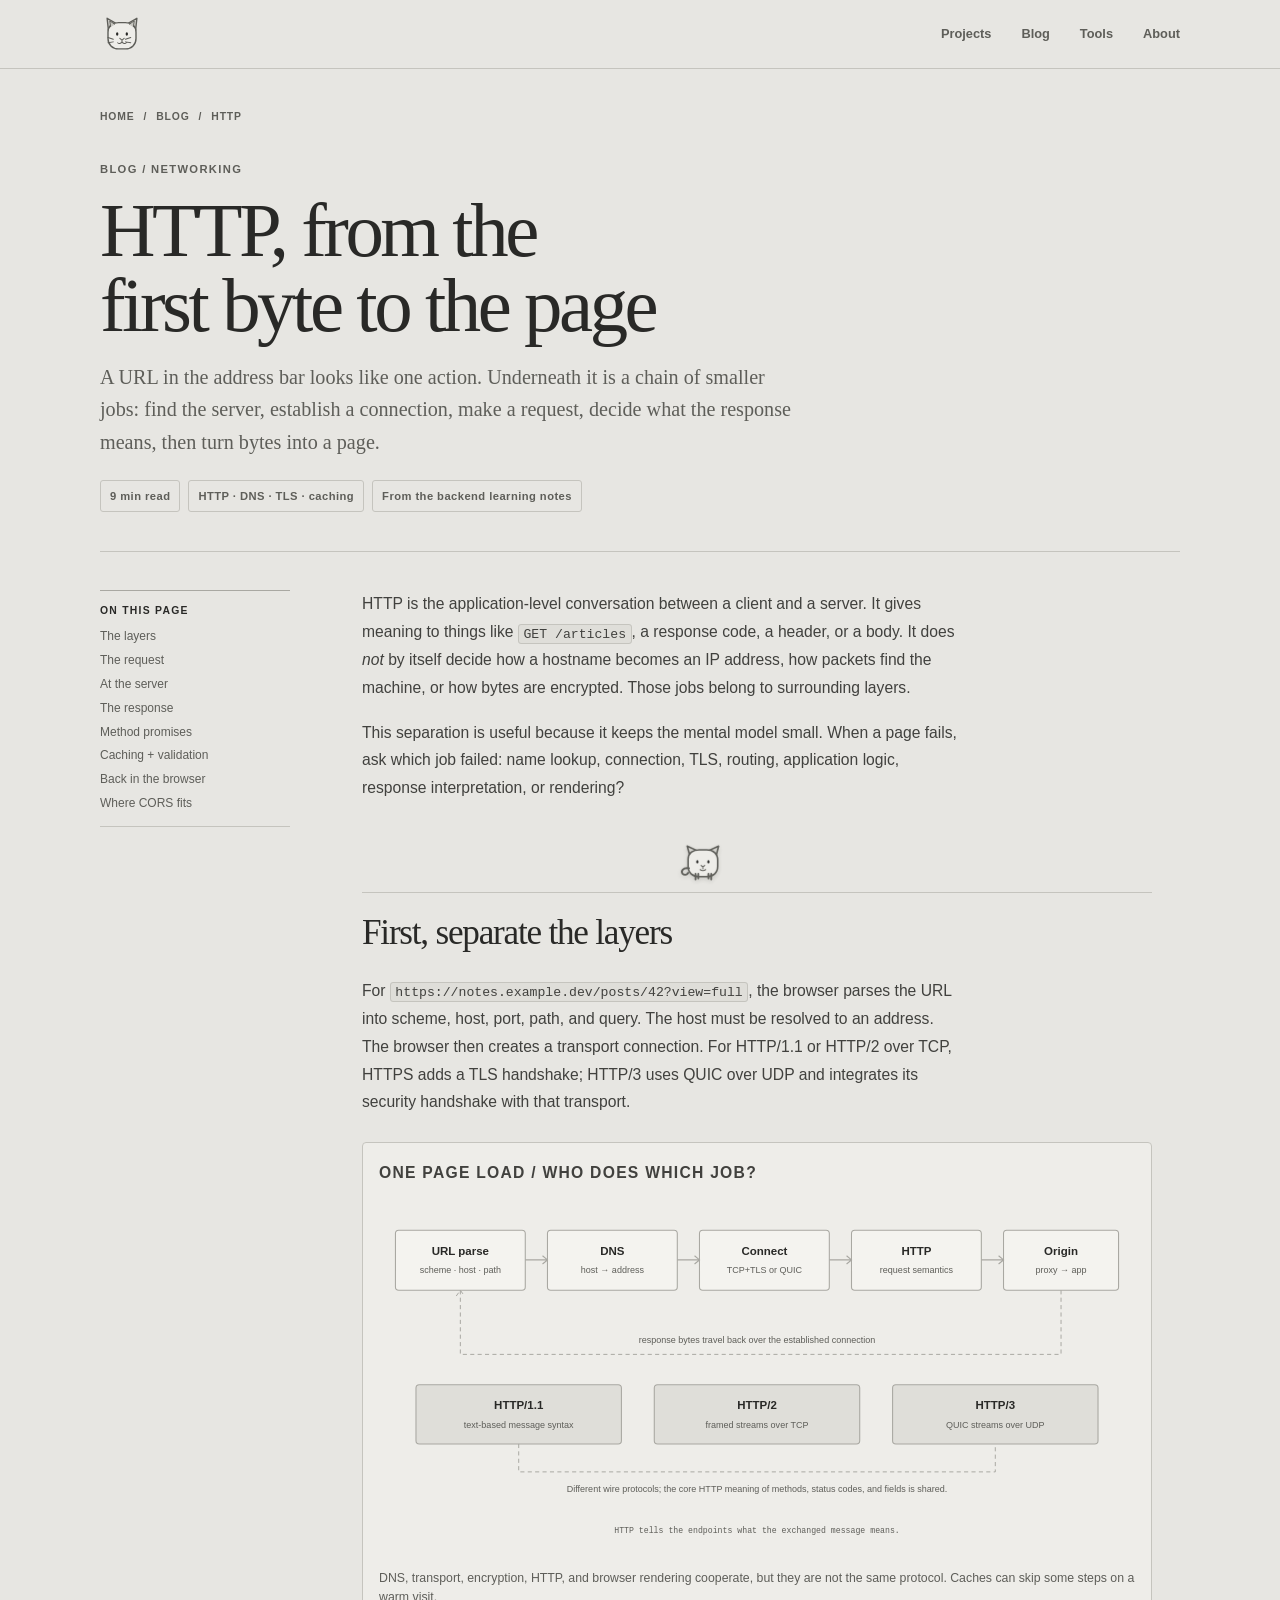
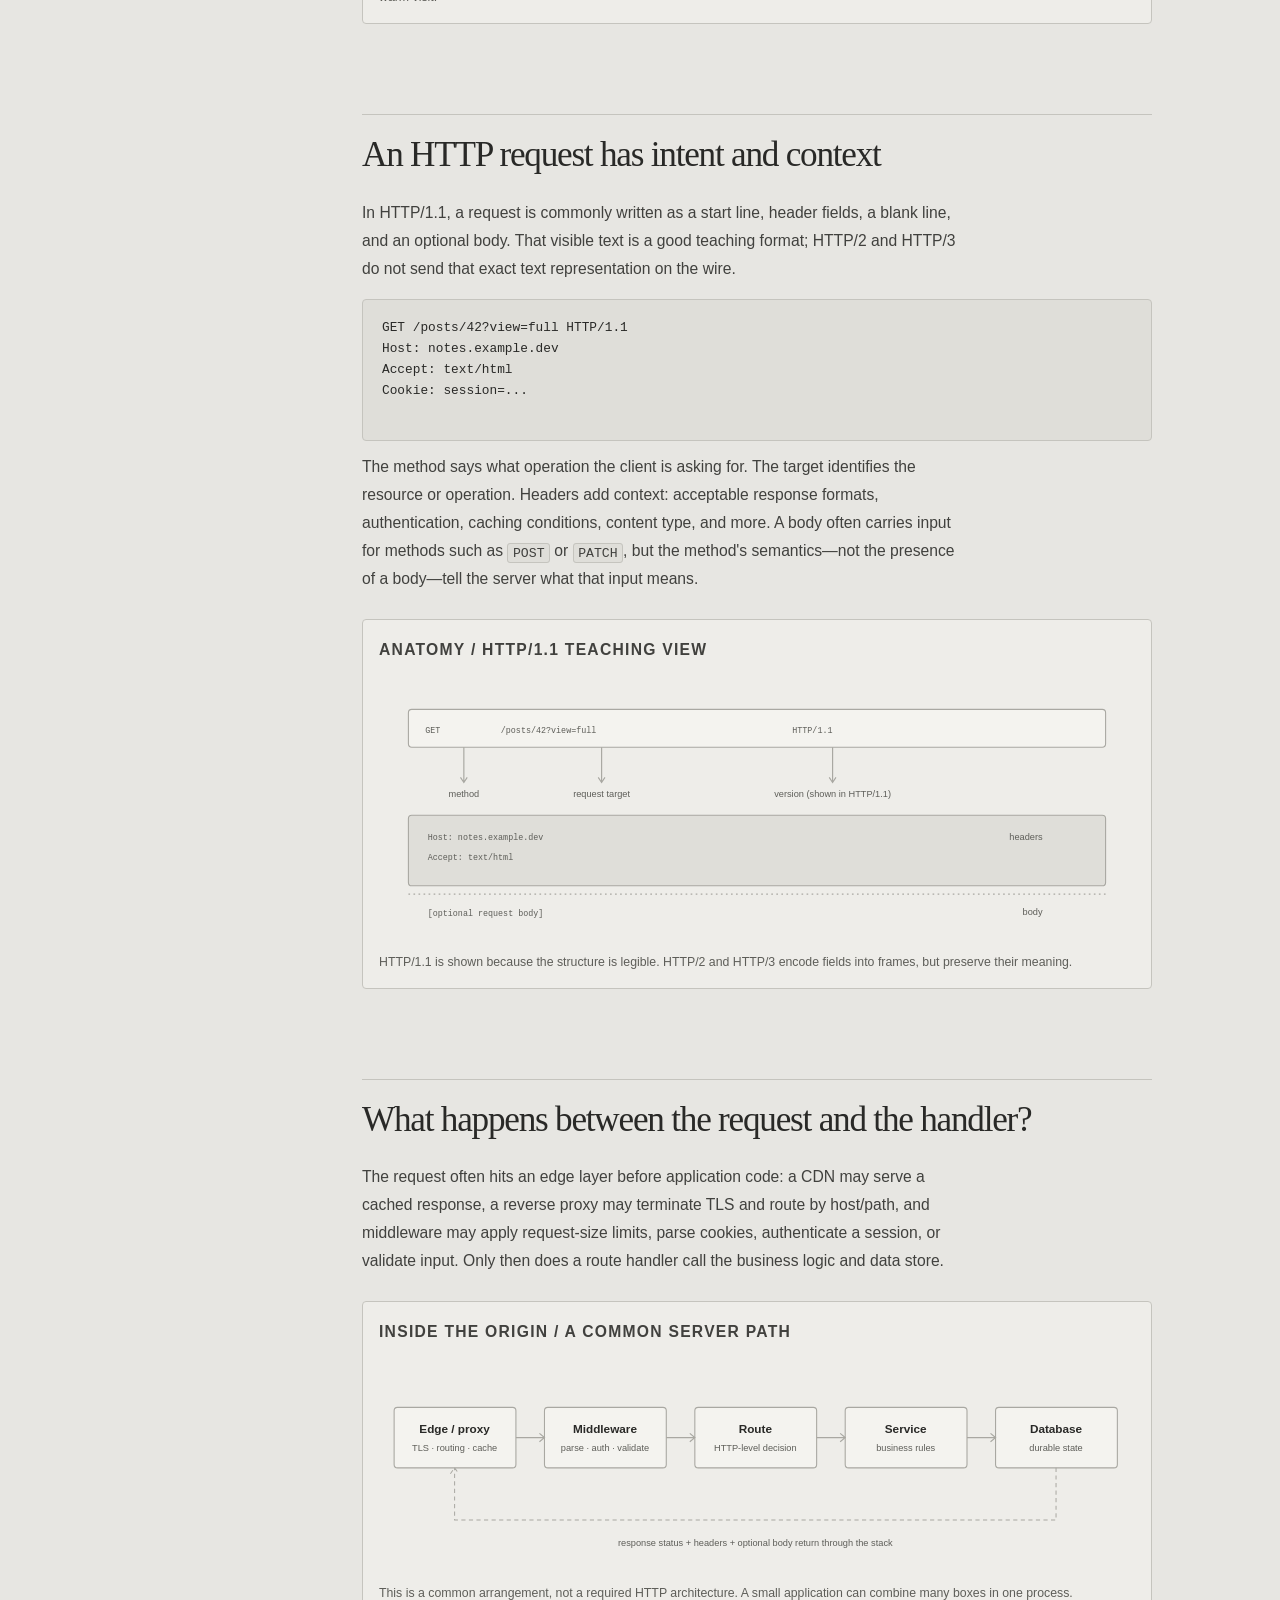
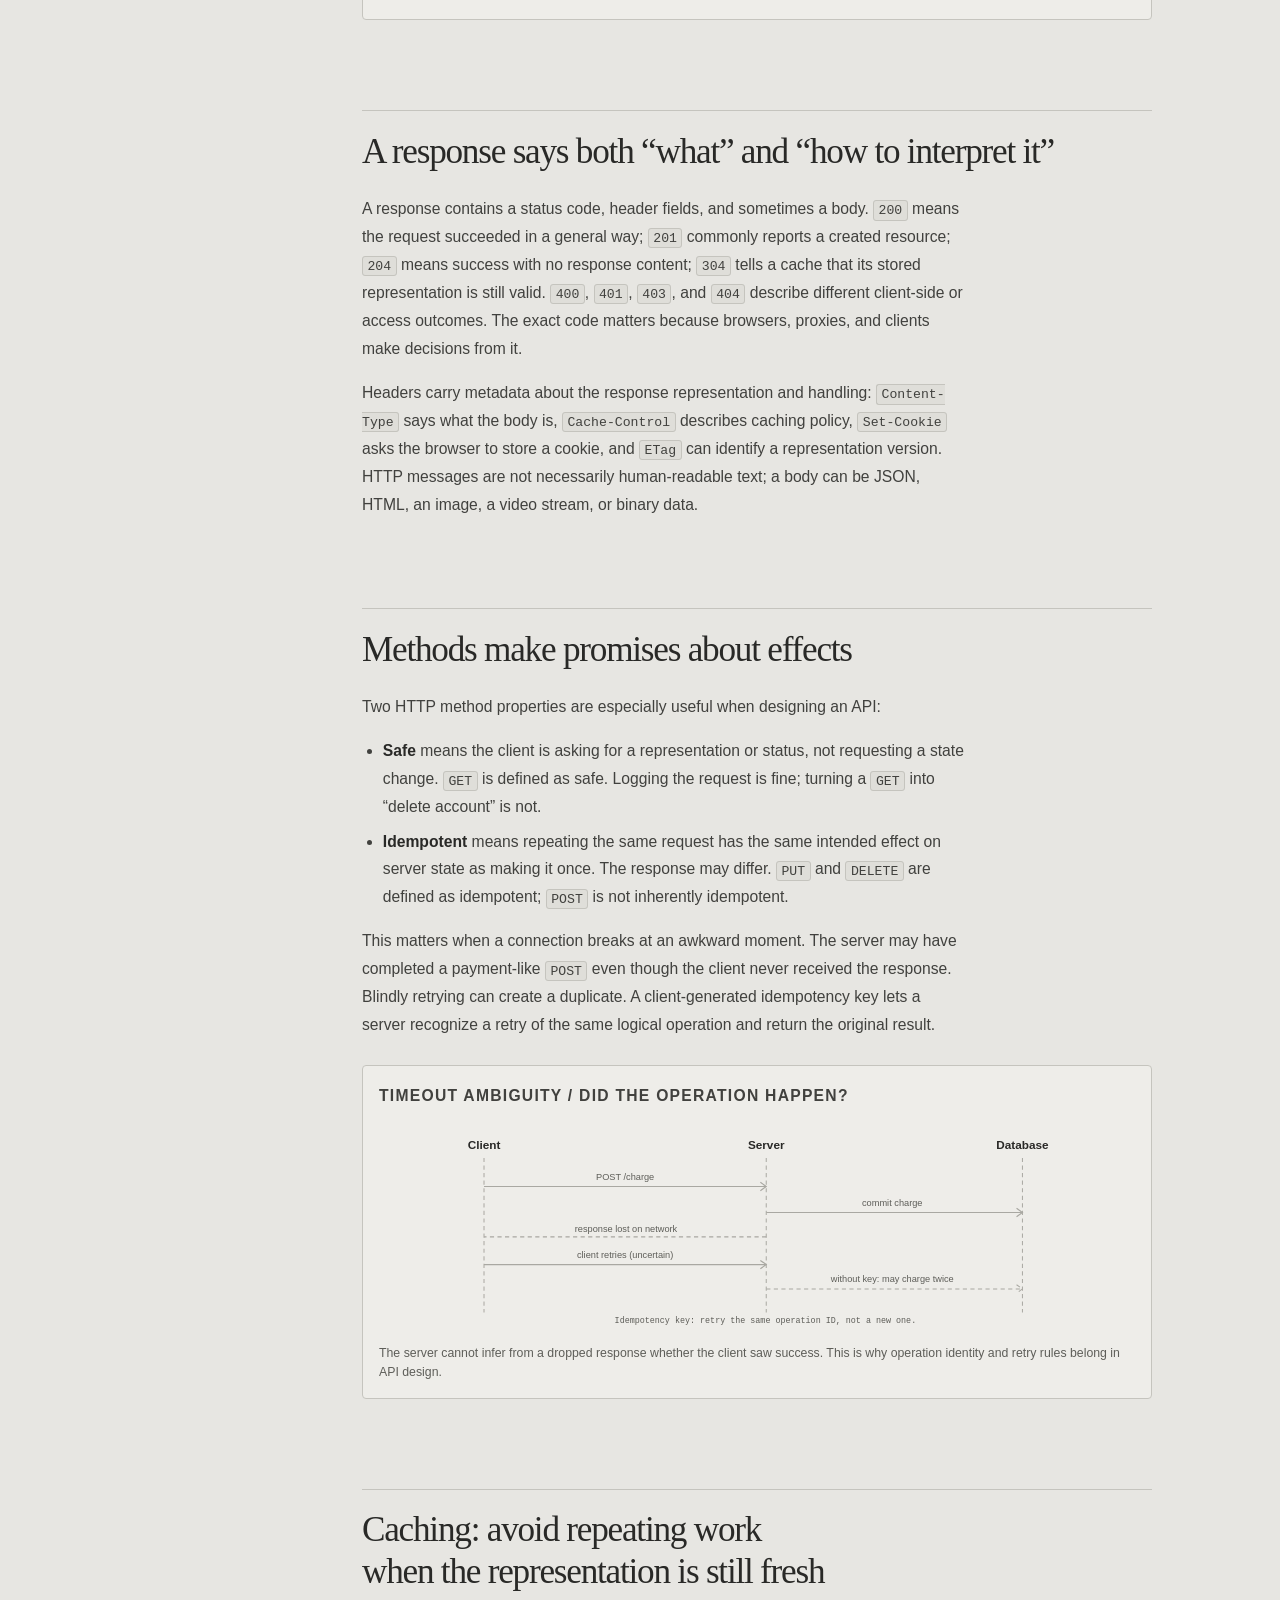
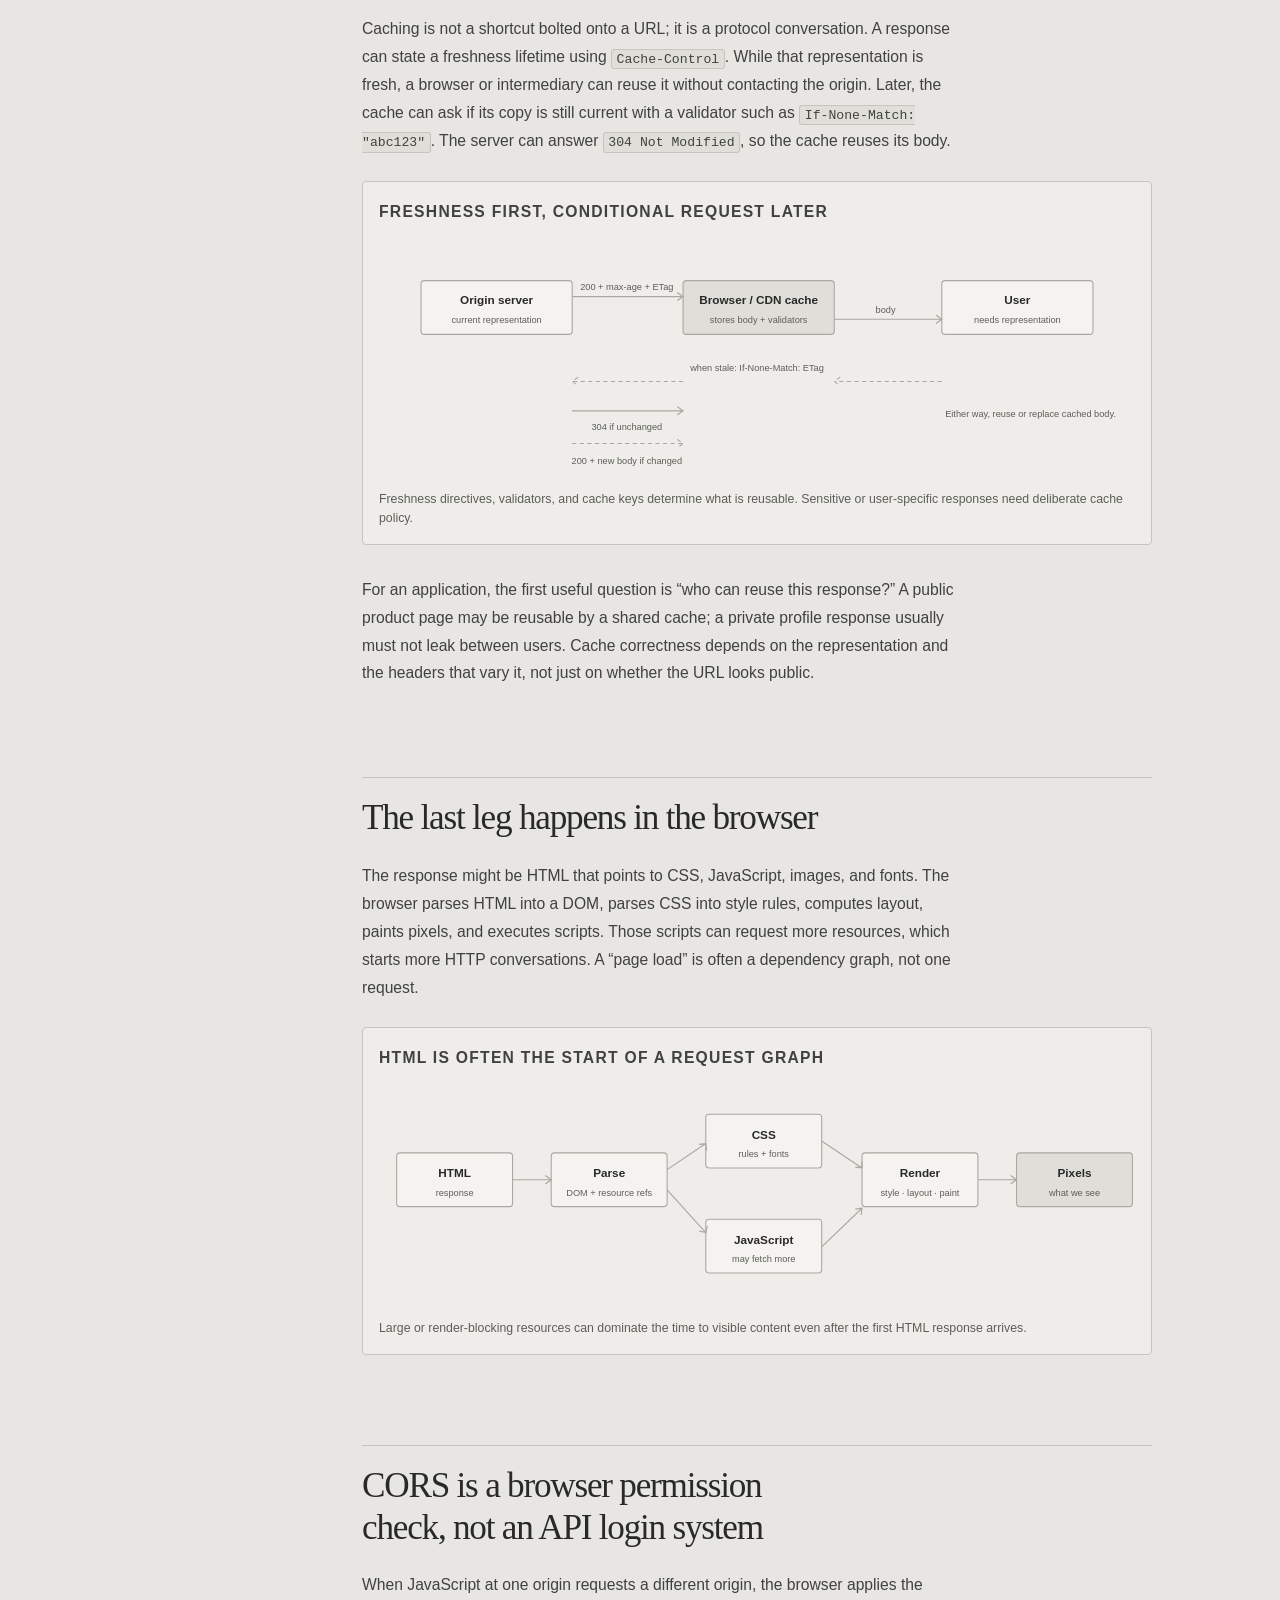
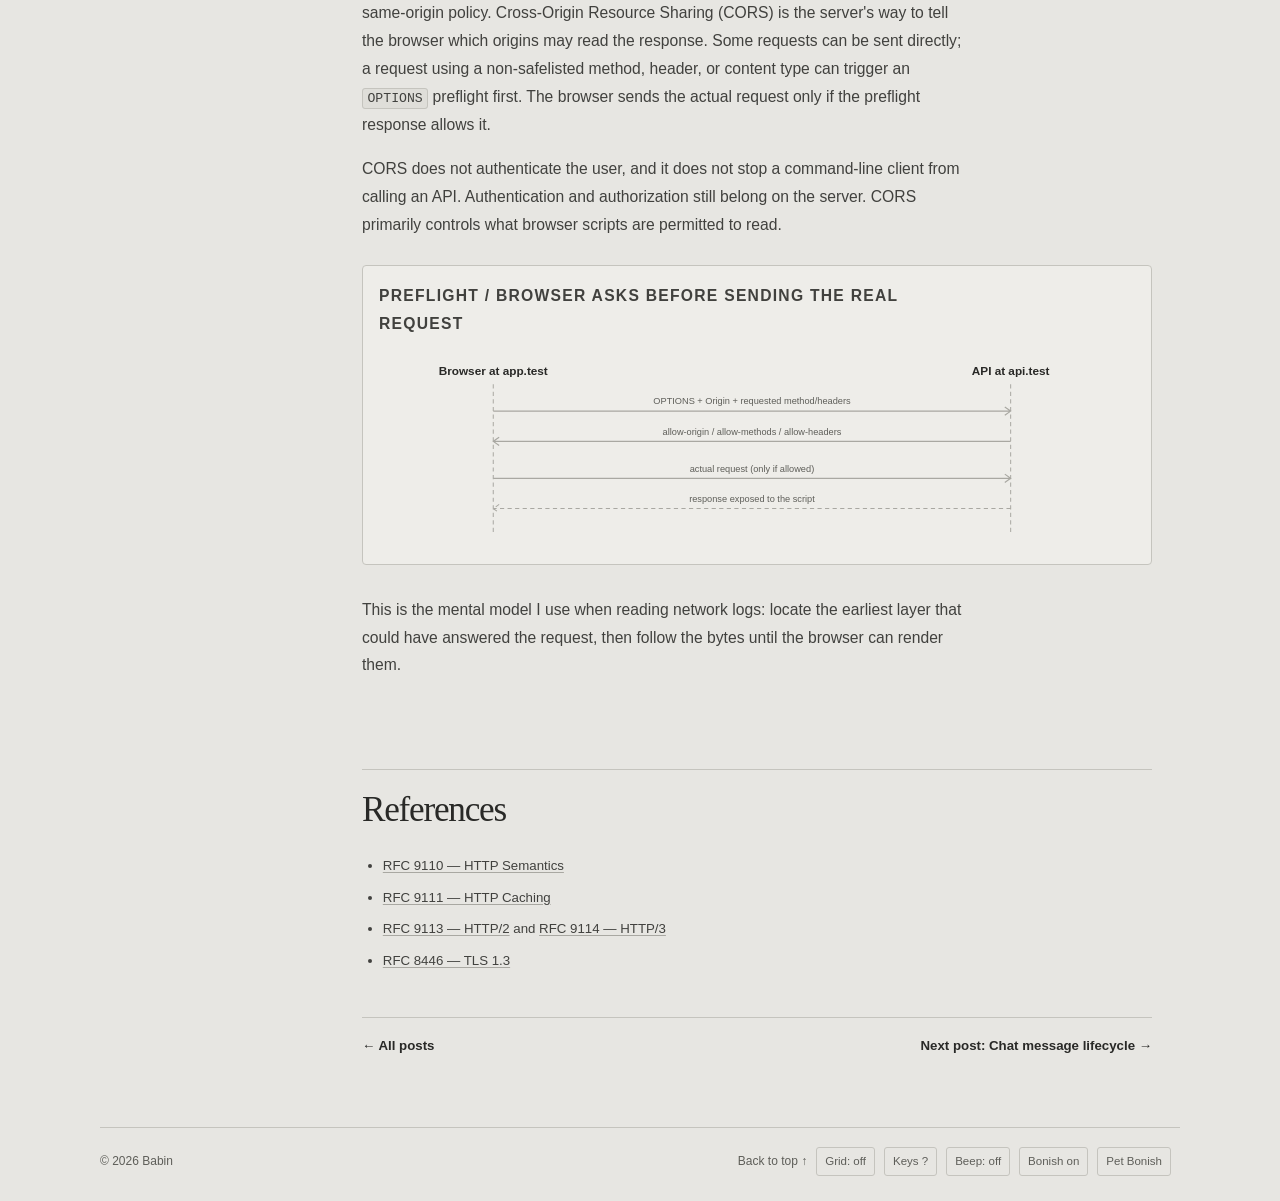
<file: notes/http-from-first-principles.html>
<!doctype html>
<html lang="en">
<head><meta charset="utf-8"><meta name="viewport" content="width=device-width, initial-scale=1"><meta name="theme-color" content="#e7e6e2"><meta name="description" content="A visual walk through an HTTP request: name lookup, connection, request semantics, server response, caching, and browser rendering."><title>HTTP, from the first byte — Babin</title><link rel="stylesheet" href="../assets/css/site.css?v=20261111-4"></head>
<body>
  <div class="reading-progress" aria-hidden="true"></div>
  <header class="site-header"><nav class="nav wrap" aria-label="Main navigation"><a class="brand" href="../index.html"><svg class="brand-avatar" viewBox="0 0 48 48" aria-hidden="true" focusable="false"><g class="avatar-head"><path d="M8.5 20 7 6l12 7c3-1.5 7-1.5 10 0l12-7-1.5 14" fill="#d4d3ce" stroke="#5e5e59" stroke-width="1.6" stroke-linejoin="round"/><path d="M8 22c0-7 5-11 12-11h8c7 0 12 4 12 11v7c0 7-5 12-12 12h-8C13 41 8 36 8 29z" fill="#eeede9" stroke="#5e5e59" stroke-width="1.6"/><path d="m11 16-1-7 6 4m21 3 1-7-6 4" fill="#c5c4be" stroke="#5e5e59" stroke-width="1.1" stroke-linejoin="round"/><g class="avatar-pupils"><ellipse cx="18.5" cy="24" rx="1.35" ry="2" fill="#292927"/><ellipse cx="29.5" cy="24" rx="1.35" ry="2" fill="#292927"/></g><path d="m21.5 29 2.5 2 2.5-2m-2.5 2v2m0 0c-1.5 2-3.5 2.5-5 1m5-1c1.5 2 3.5 2.5 5 1M14 30l-6-2m6 5-6 1m20-4 6-2m-6 5 6 1" fill="none" stroke="#5e5e59" stroke-width="1.15" stroke-linecap="round" stroke-linejoin="round"/></g></svg></a><div class="nav-links"><a href="../index.html#projects">Projects</a><a href="../index.html#notes">Blog</a><a href="../index.html#tools">Tools</a><a href="../index.html#about">About</a></div></nav></header>
  <main>
    <header class="page-head wrap" id="top"><p class="breadcrumbs"><a href="../index.html">Home</a><span>/</span><a href="../index.html#notes">Blog</a><span>/</span><span>HTTP</span></p><p class="kicker">Blog / Networking</p><h1>HTTP, from the first byte to the page</h1><p class="page-lede">A URL in the address bar looks like one action. Underneath it is a chain of smaller jobs: find the server, establish a connection, make a request, decide what the response means, then turn bytes into a page.</p><div class="page-meta"><span>9 min read</span><span>HTTP · DNS · TLS · caching</span><span>From the backend learning notes</span></div></header>
    <div class="article-layout wrap">
      <nav class="toc" aria-label="On this page"><h2>On this page</h2><ol><li><a href="#layers">The layers</a></li><li><a href="#request">The request</a></li><li><a href="#server">At the server</a></li><li><a href="#response">The response</a></li><li><a href="#methods">Method promises</a></li><li><a href="#cache">Caching + validation</a></li><li><a href="#browser">Back in the browser</a></li><li><a href="#cors">Where CORS fits</a></li></ol></nav>
      <article class="prose">
        <p>HTTP is the application-level conversation between a client and a server. It gives meaning to things like <code>GET /articles</code>, a response code, a header, or a body. It does <em>not</em> by itself decide how a hostname becomes an IP address, how packets find the machine, or how bytes are encrypted. Those jobs belong to surrounding layers.</p>
        <p>This separation is useful because it keeps the mental model small. When a page fails, ask which job failed: name lookup, connection, TLS, routing, application logic, response interpretation, or rendering?</p>

        <h2 id="layers">First, separate the layers</h2>
        <p>For <code>https://notes.example.dev/posts/42?view=full</code>, the browser parses the URL into scheme, host, port, path, and query. The host must be resolved to an address. The browser then creates a transport connection. For HTTP/1.1 or HTTP/2 over TCP, HTTPS adds a TLS handshake; HTTP/3 uses QUIC over UDP and integrates its security handshake with that transport.</p>
        <figure class="figure"><p class="figure-title">One page load / who does which job?</p>
          <svg viewBox="0 0 920 430" role="img" aria-label="Browser parses URL, DNS resolves the host, network reaches a server, TCP plus TLS or QUIC establishes a protected connection, HTTP request reaches proxy and app, then response returns for rendering">
            <defs><marker id="http-layers-arrow" viewBox="0 0 10 10" refX="8" refY="5" markerWidth="7" markerHeight="7" orient="auto"><path d="M0 0 10 5 0 10Z" fill="currentColor"/></marker></defs>
            <rect x="20" y="32" width="158" height="73" rx="4" class="svg-node"/><rect x="205" y="32" width="158" height="73" rx="4" class="svg-node"/><rect x="390" y="32" width="158" height="73" rx="4" class="svg-node"/><rect x="575" y="32" width="158" height="73" rx="4" class="svg-node"/><rect x="760" y="32" width="140" height="73" rx="4" class="svg-node"/>
            <text x="99" y="62" text-anchor="middle" class="svg-label">URL parse</text><text x="99" y="84" text-anchor="middle" class="svg-small">scheme · host · path</text><text x="284" y="62" text-anchor="middle" class="svg-label">DNS</text><text x="284" y="84" text-anchor="middle" class="svg-small">host → address</text><text x="469" y="62" text-anchor="middle" class="svg-label">Connect</text><text x="469" y="84" text-anchor="middle" class="svg-small">TCP+TLS or QUIC</text><text x="654" y="62" text-anchor="middle" class="svg-label">HTTP</text><text x="654" y="84" text-anchor="middle" class="svg-small">request semantics</text><text x="830" y="62" text-anchor="middle" class="svg-label">Origin</text><text x="830" y="84" text-anchor="middle" class="svg-small">proxy → app</text>
            <path d="M178 68h27m-6-5 6 5-6 5M363 68h27m-6-5 6 5-6 5M548 68h27m-6-5 6 5-6 5M733 68h27m-6-5 6 5-6 5" class="svg-line"/>
            <path d="M830 105v78H99V105m-5 7 5-7 5 7" class="svg-dash"/><text x="460" y="169" text-anchor="middle" class="svg-small">response bytes travel back over the established connection</text>
            <rect x="45" y="220" width="250" height="72" rx="4" class="svg-node-dark"/><rect x="335" y="220" width="250" height="72" rx="4" class="svg-node-dark"/><rect x="625" y="220" width="250" height="72" rx="4" class="svg-node-dark"/>
            <text x="170" y="250" text-anchor="middle" class="svg-label">HTTP/1.1</text><text x="170" y="273" text-anchor="middle" class="svg-small">text-based message syntax</text><text x="460" y="250" text-anchor="middle" class="svg-label">HTTP/2</text><text x="460" y="273" text-anchor="middle" class="svg-small">framed streams over TCP</text><text x="750" y="250" text-anchor="middle" class="svg-label">HTTP/3</text><text x="750" y="273" text-anchor="middle" class="svg-small">QUIC streams over UDP</text>
            <path d="M170 292v34h580v-34" class="svg-dash"/><text x="460" y="350" text-anchor="middle" class="svg-small">Different wire protocols; the core HTTP meaning of methods, status codes, and fields is shared.</text>
            <text x="460" y="400" text-anchor="middle" class="svg-mono">HTTP tells the endpoints what the exchanged message means.</text>
          </svg>
          <figcaption>DNS, transport, encryption, HTTP, and browser rendering cooperate, but they are not the same protocol. Caches can skip some steps on a warm visit.</figcaption>
        </figure>

        <h2 id="request">An HTTP request has intent and context</h2>
        <p>In HTTP/1.1, a request is commonly written as a start line, header fields, a blank line, and an optional body. That visible text is a good teaching format; HTTP/2 and HTTP/3 do not send that exact text representation on the wire.</p>
        <pre><code>GET /posts/42?view=full HTTP/1.1
Host: notes.example.dev
Accept: text/html
Cookie: session=...

</code></pre>
        <p>The method says what operation the client is asking for. The target identifies the resource or operation. Headers add context: acceptable response formats, authentication, caching conditions, content type, and more. A body often carries input for methods such as <code>POST</code> or <code>PATCH</code>, but the method's semantics—not the presence of a body—tell the server what that input means.</p>
        <figure class="figure"><p class="figure-title">Anatomy / HTTP/1.1 teaching view</p>
          <svg viewBox="0 0 900 310" role="img" aria-label="HTTP request is made of method, target, protocol version, headers, blank line and optional message body">
            <rect x="35" y="35" width="830" height="45" rx="4" class="svg-node"/><text x="55" y="63" class="svg-mono">GET</text><text x="145" y="63" class="svg-mono">/posts/42?view=full</text><text x="492" y="63" class="svg-mono">HTTP/1.1</text>
            <path d="M101 80v42m-4-6 4 6 4-6M265 80v42m-4-6 4 6 4-6M540 80v42m-4-6 4 6 4-6" class="svg-line"/>
            <text x="101" y="139" text-anchor="middle" class="svg-small">method</text><text x="265" y="139" text-anchor="middle" class="svg-small">request target</text><text x="540" y="139" text-anchor="middle" class="svg-small">version (shown in HTTP/1.1)</text>
            <rect x="35" y="161" width="830" height="84" rx="4" class="svg-node-dark"/><text x="58" y="190" class="svg-mono">Host: notes.example.dev</text><text x="58" y="214" class="svg-mono">Accept: text/html</text><path d="M35 255h830" class="svg-line" stroke-dasharray="2 4"/><text x="58" y="281" class="svg-mono">[optional request body]</text>
            <text x="790" y="190" text-anchor="end" class="svg-small">headers</text><text x="790" y="280" text-anchor="end" class="svg-small">body</text>
          </svg>
          <figcaption>HTTP/1.1 is shown because the structure is legible. HTTP/2 and HTTP/3 encode fields into frames, but preserve their meaning.</figcaption>
        </figure>

        <h2 id="server">What happens between the request and the handler?</h2>
        <p>The request often hits an edge layer before application code: a CDN may serve a cached response, a reverse proxy may terminate TLS and route by host/path, and middleware may apply request-size limits, parse cookies, authenticate a session, or validate input. Only then does a route handler call the business logic and data store.</p>
        <figure class="figure"><p class="figure-title">Inside the origin / a common server path</p>
          <svg viewBox="0 0 900 250" role="img" aria-label="Request passes through CDN or reverse proxy, middleware, route handler, service and database; response bubbles back out">
            <defs><marker id="http-server-arrow" viewBox="0 0 10 10" refX="8" refY="5" markerWidth="7" markerHeight="7" orient="auto"><path d="M0 0 10 5 0 10Z" fill="currentColor"/></marker></defs>
            <rect x="18" y="54" width="145" height="72" rx="4" class="svg-node"/><rect x="197" y="54" width="145" height="72" rx="4" class="svg-node"/><rect x="376" y="54" width="145" height="72" rx="4" class="svg-node"/><rect x="555" y="54" width="145" height="72" rx="4" class="svg-node"/><rect x="734" y="54" width="145" height="72" rx="4" class="svg-node"/>
            <text x="90" y="84" text-anchor="middle" class="svg-label">Edge / proxy</text><text x="90" y="106" text-anchor="middle" class="svg-small">TLS · routing · cache</text><text x="269" y="84" text-anchor="middle" class="svg-label">Middleware</text><text x="269" y="106" text-anchor="middle" class="svg-small">parse · auth · validate</text><text x="448" y="84" text-anchor="middle" class="svg-label">Route</text><text x="448" y="106" text-anchor="middle" class="svg-small">HTTP-level decision</text><text x="627" y="84" text-anchor="middle" class="svg-label">Service</text><text x="627" y="106" text-anchor="middle" class="svg-small">business rules</text><text x="806" y="84" text-anchor="middle" class="svg-label">Database</text><text x="806" y="106" text-anchor="middle" class="svg-small">durable state</text>
            <path d="M163 90h34m-6-5 6 5-6 5M342 90h34m-6-5 6 5-6 5M521 90h34m-6-5 6 5-6 5M700 90h34m-6-5 6 5-6 5" class="svg-line"/>
            <path d="M806 126v62H90v-62m-5 7 5-7 5 7" class="svg-dash"/><text x="448" y="219" text-anchor="middle" class="svg-small">response status + headers + optional body return through the stack</text>
          </svg>
          <figcaption>This is a common arrangement, not a required HTTP architecture. A small application can combine many boxes in one process.</figcaption>
        </figure>

        <h2 id="response">A response says both “what” and “how to interpret it”</h2>
        <p>A response contains a status code, header fields, and sometimes a body. <code>200</code> means the request succeeded in a general way; <code>201</code> commonly reports a created resource; <code>204</code> means success with no response content; <code>304</code> tells a cache that its stored representation is still valid. <code>400</code>, <code>401</code>, <code>403</code>, and <code>404</code> describe different client-side or access outcomes. The exact code matters because browsers, proxies, and clients make decisions from it.</p>
        <p>Headers carry metadata about the response representation and handling: <code>Content-Type</code> says what the body is, <code>Cache-Control</code> describes caching policy, <code>Set-Cookie</code> asks the browser to store a cookie, and <code>ETag</code> can identify a representation version. HTTP messages are not necessarily human-readable text; a body can be JSON, HTML, an image, a video stream, or binary data.</p>

        <h2 id="methods">Methods make promises about effects</h2>
        <p>Two HTTP method properties are especially useful when designing an API:</p>
        <ul><li><strong>Safe</strong> means the client is asking for a representation or status, not requesting a state change. <code>GET</code> is defined as safe. Logging the request is fine; turning a <code>GET</code> into “delete account” is not.</li><li><strong>Idempotent</strong> means repeating the same request has the same intended effect on server state as making it once. The response may differ. <code>PUT</code> and <code>DELETE</code> are defined as idempotent; <code>POST</code> is not inherently idempotent.</li></ul>
        <p>This matters when a connection breaks at an awkward moment. The server may have completed a payment-like <code>POST</code> even though the client never received the response. Blindly retrying can create a duplicate. A client-generated idempotency key lets a server recognize a retry of the same logical operation and return the original result.</p>
        <figure class="figure"><p class="figure-title">Timeout ambiguity / did the operation happen?</p>
          <svg viewBox="0 0 900 245" role="img" aria-label="Client sends POST, server commits, response is lost, retry without idempotency key risks duplicate; with key server returns the prior outcome">
            <defs><marker id="http-time-arrow" viewBox="0 0 10 10" refX="8" refY="5" markerWidth="7" markerHeight="7" orient="auto"><path d="M0 0 10 5 0 10Z" fill="currentColor"/></marker></defs>
            <text x="125" y="27" text-anchor="middle" class="svg-label">Client</text><text x="461" y="27" text-anchor="middle" class="svg-label">Server</text><text x="766" y="27" text-anchor="middle" class="svg-label">Database</text>
            <path d="M125 38v184M461 38v184M766 38v184" class="svg-dash"/>
            <path d="M125 72h336m-7-5 7 5-7 5" class="svg-line"/><text x="293" y="64" text-anchor="middle" class="svg-small">POST /charge</text>
            <path d="M461 103h305m-7-5 7 5-7 5" class="svg-line"/><text x="611" y="95" text-anchor="middle" class="svg-small">commit charge</text>
            <path d="M461 132H125" class="svg-dash"/><text x="294" y="126" text-anchor="middle" class="svg-small">response lost on network</text>
            <path d="M125 165h336m-7-5 7 5-7 5" class="svg-line"/><text x="293" y="157" text-anchor="middle" class="svg-small">client retries (uncertain)</text>
            <path d="M461 194h305m-7-5 7 5-7 5" class="svg-dash"/><text x="611" y="186" text-anchor="middle" class="svg-small">without key: may charge twice</text>
            <text x="460" y="235" text-anchor="middle" class="svg-mono">Idempotency key: retry the same operation ID, not a new one.</text>
          </svg>
          <figcaption>The server cannot infer from a dropped response whether the client saw success. This is why operation identity and retry rules belong in API design.</figcaption>
        </figure>

        <h2 id="cache">Caching: avoid repeating work when the representation is still fresh</h2>
        <p>Caching is not a shortcut bolted onto a URL; it is a protocol conversation. A response can state a freshness lifetime using <code>Cache-Control</code>. While that representation is fresh, a browser or intermediary can reuse it without contacting the origin. Later, the cache can ask if its copy is still current with a validator such as <code>If-None-Match: "abc123"</code>. The server can answer <code>304 Not Modified</code>, so the cache reuses its body.</p>
        <figure class="figure"><p class="figure-title">Freshness first, conditional request later</p>
          <svg viewBox="0 0 900 280" role="img" aria-label="Origin returns a representation with cache-control and ETag. Cache reuses it while fresh, then sends If-None-Match; origin returns 304 when unchanged or 200 with a new body when changed">
            <defs><marker id="http-cache-arrow" viewBox="0 0 10 10" refX="8" refY="5" markerWidth="7" markerHeight="7" orient="auto"><path d="M0 0 10 5 0 10Z" fill="currentColor"/></marker></defs>
            <rect x="50" y="46" width="180" height="64" rx="4" class="svg-node"/><rect x="362" y="46" width="180" height="64" rx="4" class="svg-node-dark"/><rect x="670" y="46" width="180" height="64" rx="4" class="svg-node"/>
            <text x="140" y="74" text-anchor="middle" class="svg-label">Origin server</text><text x="140" y="96" text-anchor="middle" class="svg-small">current representation</text><text x="452" y="74" text-anchor="middle" class="svg-label">Browser / CDN cache</text><text x="452" y="96" text-anchor="middle" class="svg-small">stores body + validators</text><text x="760" y="74" text-anchor="middle" class="svg-label">User</text><text x="760" y="96" text-anchor="middle" class="svg-small">needs representation</text>
            <path d="M230 65h132m-7-5 7 5-7 5" class="svg-line"/><text x="295" y="57" text-anchor="middle" class="svg-small">200 + max-age + ETag</text>
            <path d="M542 92h128m-7-5 7 5-7 5" class="svg-line"/><text x="603" y="84" text-anchor="middle" class="svg-small">body</text>
            <path d="M670 166H542m7-5-7 5 7 5M362 166H230m7-5-7 5 7 5" class="svg-dash"/><text x="450" y="153" text-anchor="middle" class="svg-small">when stale: If-None-Match: ETag</text>
            <path d="M230 201h132m-7-5 7 5-7 5" class="svg-line"/><text x="295" y="224" text-anchor="middle" class="svg-small">304 if unchanged</text>
            <path d="M230 240h132m-7-5 7 5-7 5" class="svg-dash"/><text x="295" y="264" text-anchor="middle" class="svg-small">200 + new body if changed</text>
            <text x="674" y="208" class="svg-small">Either way, reuse or replace cached body.</text>
          </svg>
          <figcaption>Freshness directives, validators, and cache keys determine what is reusable. Sensitive or user-specific responses need deliberate cache policy.</figcaption>
        </figure>
        <p>For an application, the first useful question is “who can reuse this response?” A public product page may be reusable by a shared cache; a private profile response usually must not leak between users. Cache correctness depends on the representation and the headers that vary it, not just on whether the URL looks public.</p>

        <h2 id="browser">The last leg happens in the browser</h2>
        <p>The response might be HTML that points to CSS, JavaScript, images, and fonts. The browser parses HTML into a DOM, parses CSS into style rules, computes layout, paints pixels, and executes scripts. Those scripts can request more resources, which starts more HTTP conversations. A “page load” is often a dependency graph, not one request.</p>
        <figure class="figure"><p class="figure-title">HTML is often the start of a request graph</p>
          <svg viewBox="0 0 900 260" role="img" aria-label="HTML response creates a DOM, parser discovers CSS and JavaScript, requests those resources, then style/layout/paint produces pixels; script may trigger further requests">
            <defs><marker id="http-render-arrow" viewBox="0 0 10 10" refX="8" refY="5" markerWidth="7" markerHeight="7" orient="auto"><path d="M0 0 10 5 0 10Z" fill="currentColor"/></marker></defs>
            <rect x="21" y="76" width="138" height="64" rx="4" class="svg-node"/><rect x="205" y="76" width="138" height="64" rx="4" class="svg-node"/><rect x="389" y="30" width="138" height="64" rx="4" class="svg-node"/><rect x="389" y="155" width="138" height="64" rx="4" class="svg-node"/><rect x="575" y="76" width="138" height="64" rx="4" class="svg-node"/><rect x="759" y="76" width="138" height="64" rx="4" class="svg-node-dark"/>
            <text x="90" y="105" text-anchor="middle" class="svg-label">HTML</text><text x="90" y="127" text-anchor="middle" class="svg-small">response</text><text x="274" y="105" text-anchor="middle" class="svg-label">Parse</text><text x="274" y="127" text-anchor="middle" class="svg-small">DOM + resource refs</text><text x="458" y="59" text-anchor="middle" class="svg-label">CSS</text><text x="458" y="81" text-anchor="middle" class="svg-small">rules + fonts</text><text x="458" y="184" text-anchor="middle" class="svg-label">JavaScript</text><text x="458" y="206" text-anchor="middle" class="svg-small">may fetch more</text><text x="644" y="105" text-anchor="middle" class="svg-label">Render</text><text x="644" y="127" text-anchor="middle" class="svg-small">style · layout · paint</text><text x="828" y="105" text-anchor="middle" class="svg-label">Pixels</text><text x="828" y="127" text-anchor="middle" class="svg-small">what we see</text>
            <path d="M159 108h46m-7-5 7 5-7 5M343 96l46-31m-8 1 8-1 1 8M343 120l46 51m-8-2 8 2 2-8M527 62l48 32m-8-1 8 1 0-8M527 188l48-46m-8 1 8-1-1 8M713 108h46m-7-5 7 5-7 5" class="svg-line"/>
          </svg>
          <figcaption>Large or render-blocking resources can dominate the time to visible content even after the first HTML response arrives.</figcaption>
        </figure>

        <h2 id="cors">CORS is a browser permission check, not an API login system</h2>
        <p>When JavaScript at one origin requests a different origin, the browser applies the same-origin policy. Cross-Origin Resource Sharing (CORS) is the server's way to tell the browser which origins may read the response. Some requests can be sent directly; a request using a non-safelisted method, header, or content type can trigger an <code>OPTIONS</code> preflight first. The browser sends the actual request only if the preflight response allows it.</p>
        <p>CORS does not authenticate the user, and it does not stop a command-line client from calling an API. Authentication and authorization still belong on the server. CORS primarily controls what browser scripts are permitted to read.</p>
        <figure class="figure"><p class="figure-title">Preflight / browser asks before sending the real request</p>
          <svg viewBox="0 0 900 230" role="img" aria-label="Browser script sends OPTIONS preflight with origin and requested method; server returns allow origin/method/headers; only then browser sends actual request and receives response">
            <defs><marker id="http-cors-arrow" viewBox="0 0 10 10" refX="8" refY="5" markerWidth="7" markerHeight="7" orient="auto"><path d="M0 0 10 5 0 10Z" fill="currentColor"/></marker></defs>
            <text x="136" y="25" text-anchor="middle" class="svg-label">Browser at app.test</text><text x="752" y="25" text-anchor="middle" class="svg-label">API at api.test</text><path d="M136 36v178M752 36v178" class="svg-dash"/>
            <path d="M136 68h616m-7-5 7 5-7 5" class="svg-line"/><text x="444" y="60" text-anchor="middle" class="svg-small">OPTIONS + Origin + requested method/headers</text>
            <path d="M752 104H136m7-5-7 5 7 5" class="svg-line"/><text x="444" y="96" text-anchor="middle" class="svg-small">allow-origin / allow-methods / allow-headers</text>
            <path d="M136 148h616m-7-5 7 5-7 5" class="svg-line"/><text x="444" y="140" text-anchor="middle" class="svg-small">actual request (only if allowed)</text>
            <path d="M752 184H136m7-5-7 5 7 5" class="svg-dash"/><text x="444" y="176" text-anchor="middle" class="svg-small">response exposed to the script</text>
          </svg>
        </figure>
        <p class="muted small">This is the mental model I use when reading network logs: locate the earliest layer that could have answered the request, then follow the bytes until the browser can render them.</p>

        <h2 id="sources">References</h2>
        <ul class="source-list"><li><a href="https://www.rfc-editor.org/rfc/rfc9110.html" target="_blank" rel="noopener noreferrer">RFC 9110 — HTTP Semantics</a></li><li><a href="https://www.rfc-editor.org/rfc/rfc9111.html" target="_blank" rel="noopener noreferrer">RFC 9111 — HTTP Caching</a></li><li><a href="https://www.rfc-editor.org/rfc/rfc9113.html" target="_blank" rel="noopener noreferrer">RFC 9113 — HTTP/2</a> and <a href="https://www.rfc-editor.org/rfc/rfc9114.html" target="_blank" rel="noopener noreferrer">RFC 9114 — HTTP/3</a></li><li><a href="https://www.rfc-editor.org/rfc/rfc8446.html" target="_blank" rel="noopener noreferrer">RFC 8446 — TLS 1.3</a></li></ul>
        <div class="next-links"><a href="../index.html#notes">← All posts</a><a href="message-lifecycle.html">Next post: Chat message lifecycle →</a></div>
      </article>
    </div>
  </main>
  <footer class="site-footer wrap"><div class="footer-row"><span>© <span id="year">2026</span> Babin</span><span class="footer-links"><a href="#top">Back to top ↑</a><button class="buddy-toggle utility-toggle" id="grid-toggle" type="button" aria-pressed="false">Grid: off</button><button class="buddy-toggle utility-toggle" id="shortcuts-toggle" type="button" aria-haspopup="dialog">Keys ?</button><button class="buddy-toggle" id="sound-toggle" type="button" aria-pressed="false" aria-label="Turn beep sounds on">Beep: off</button><button class="buddy-toggle" id="pip-toggle" hidden type="button" aria-pressed="true">Bonish on</button></span></div></footer><script src="../assets/js/site.js"></script>
</body></html>
</file>
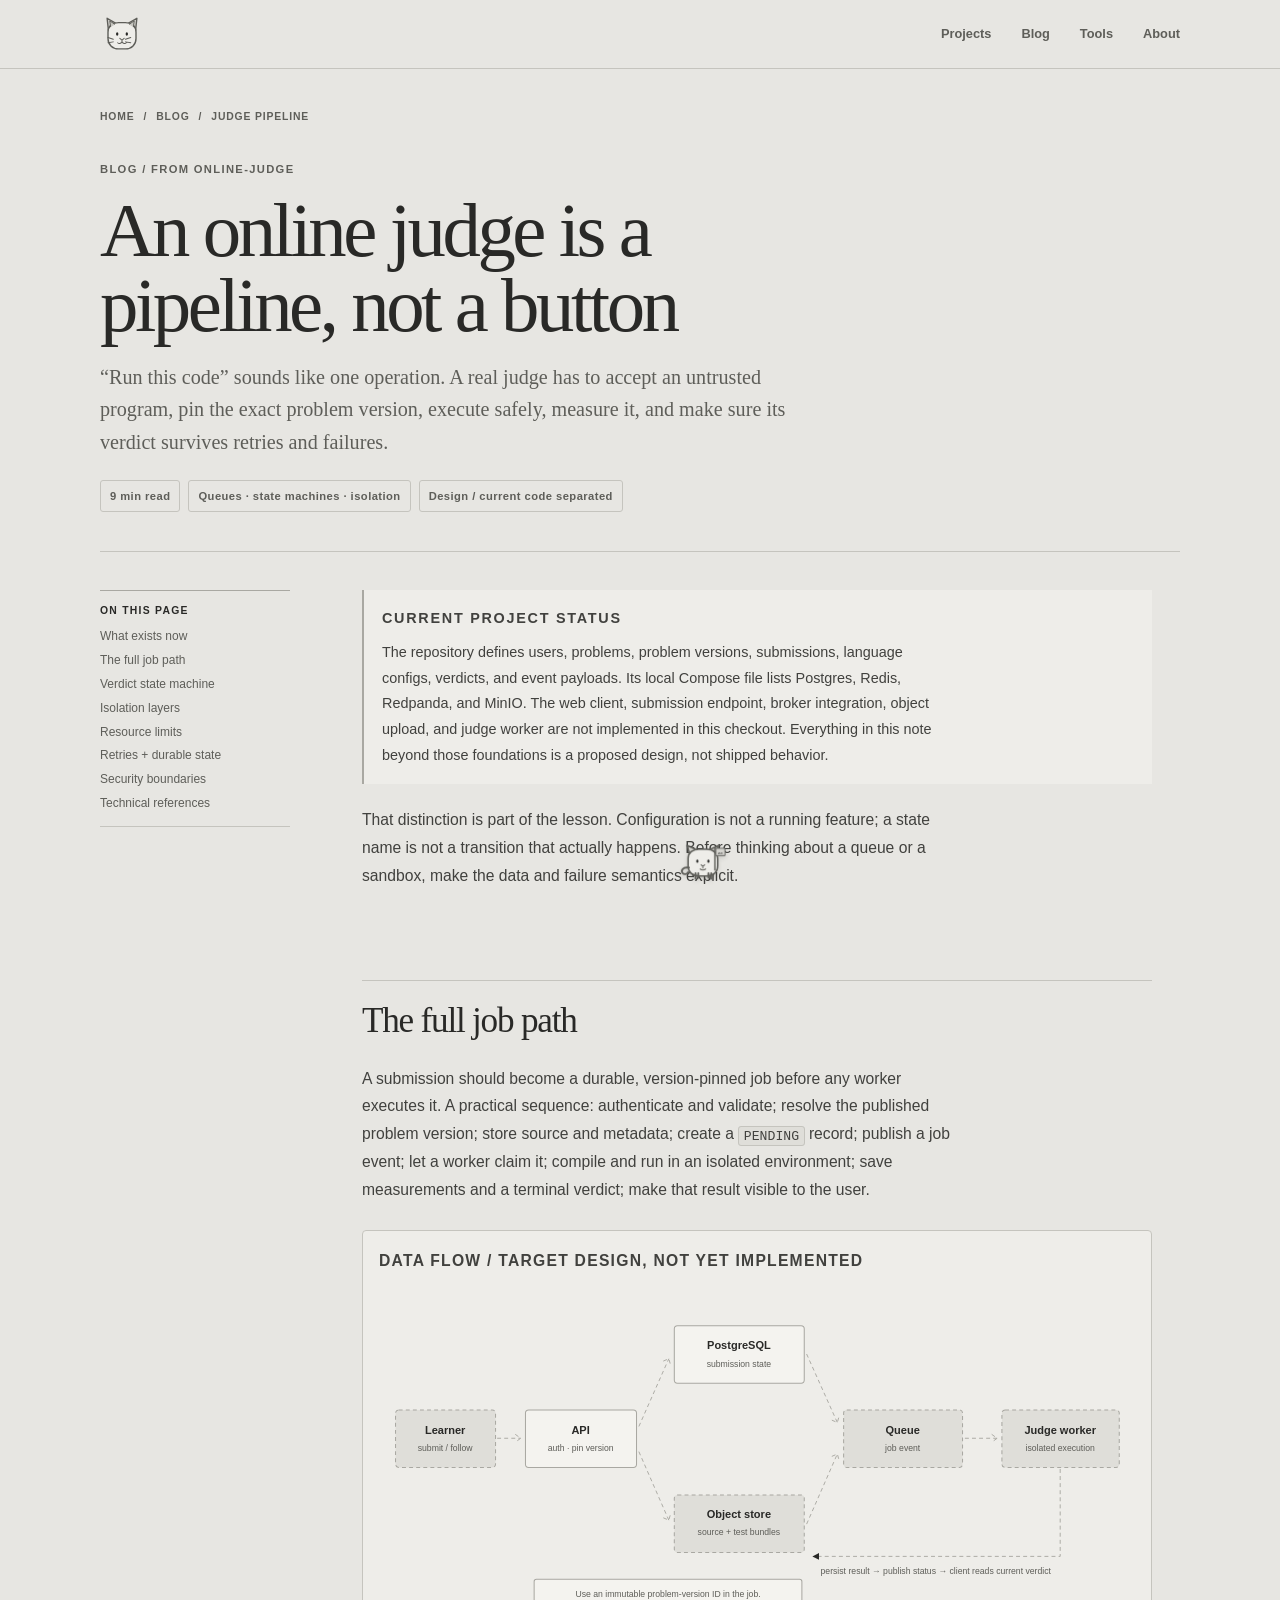
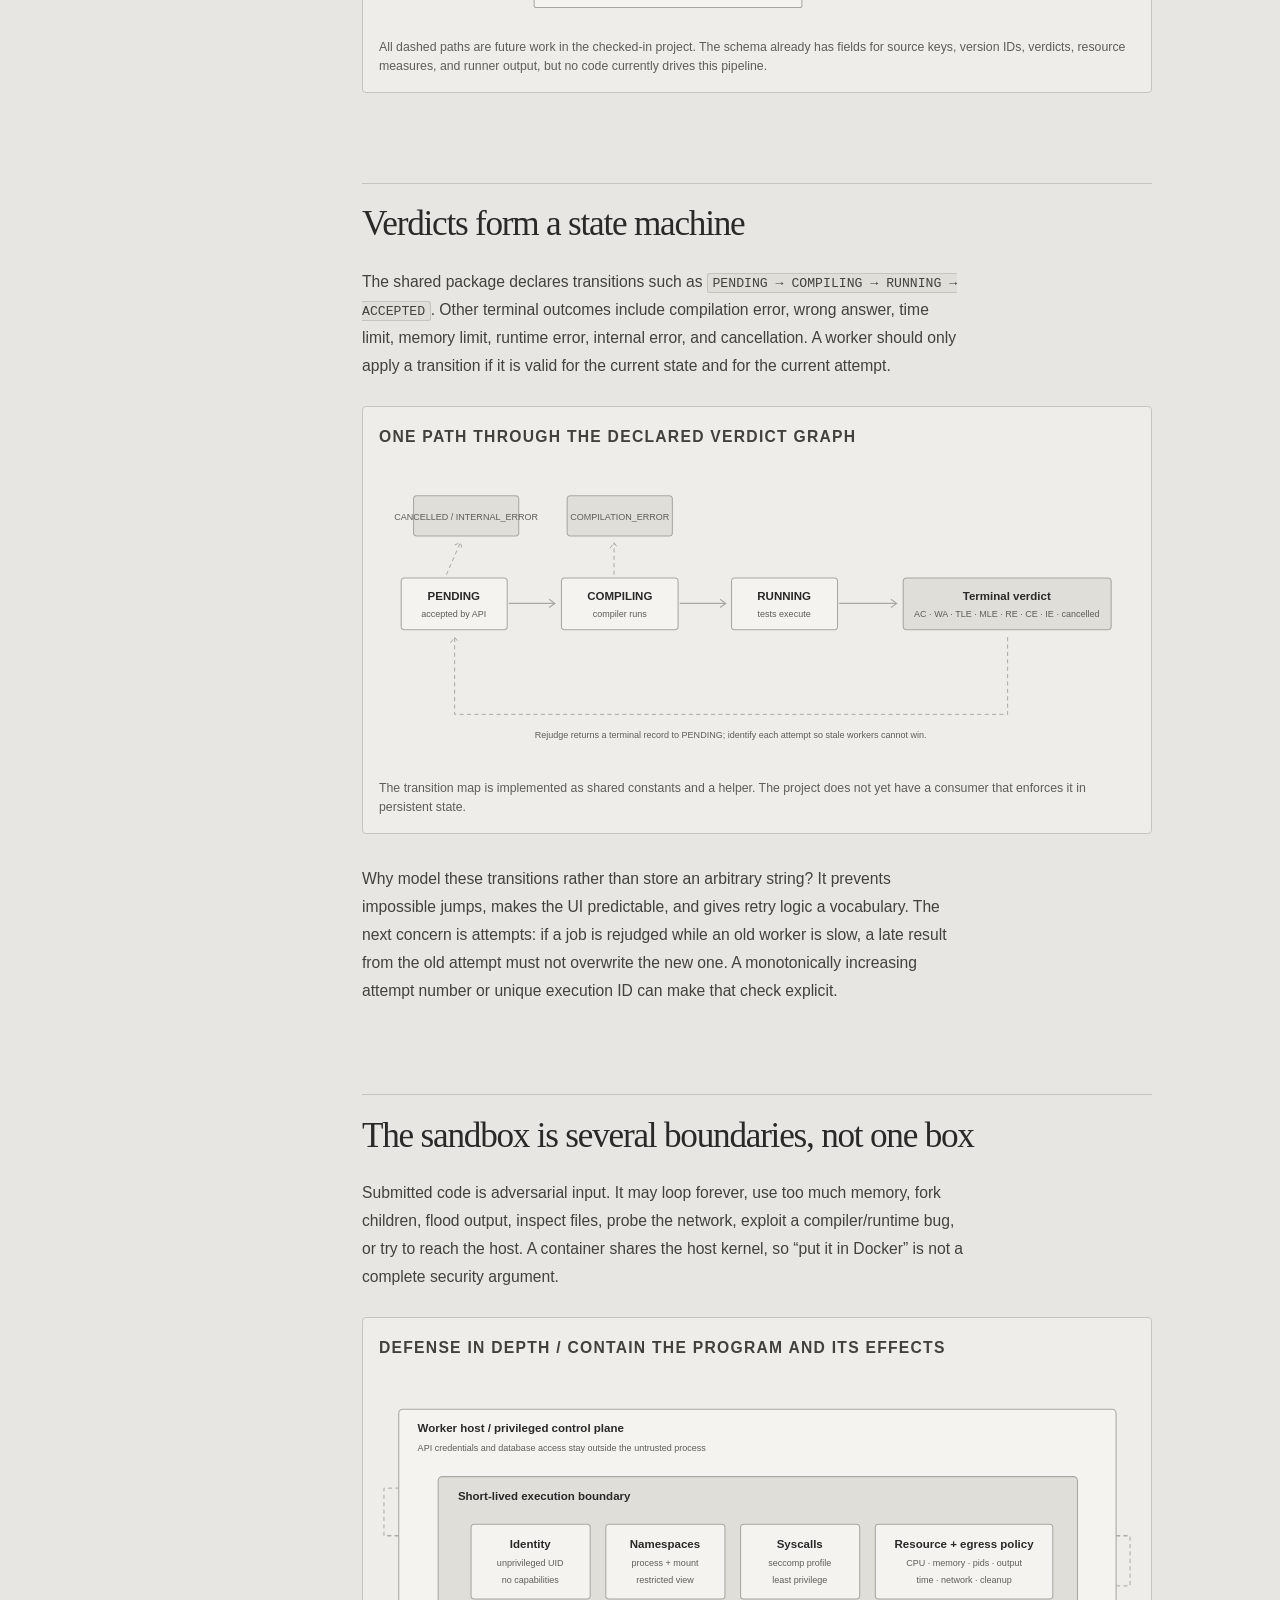
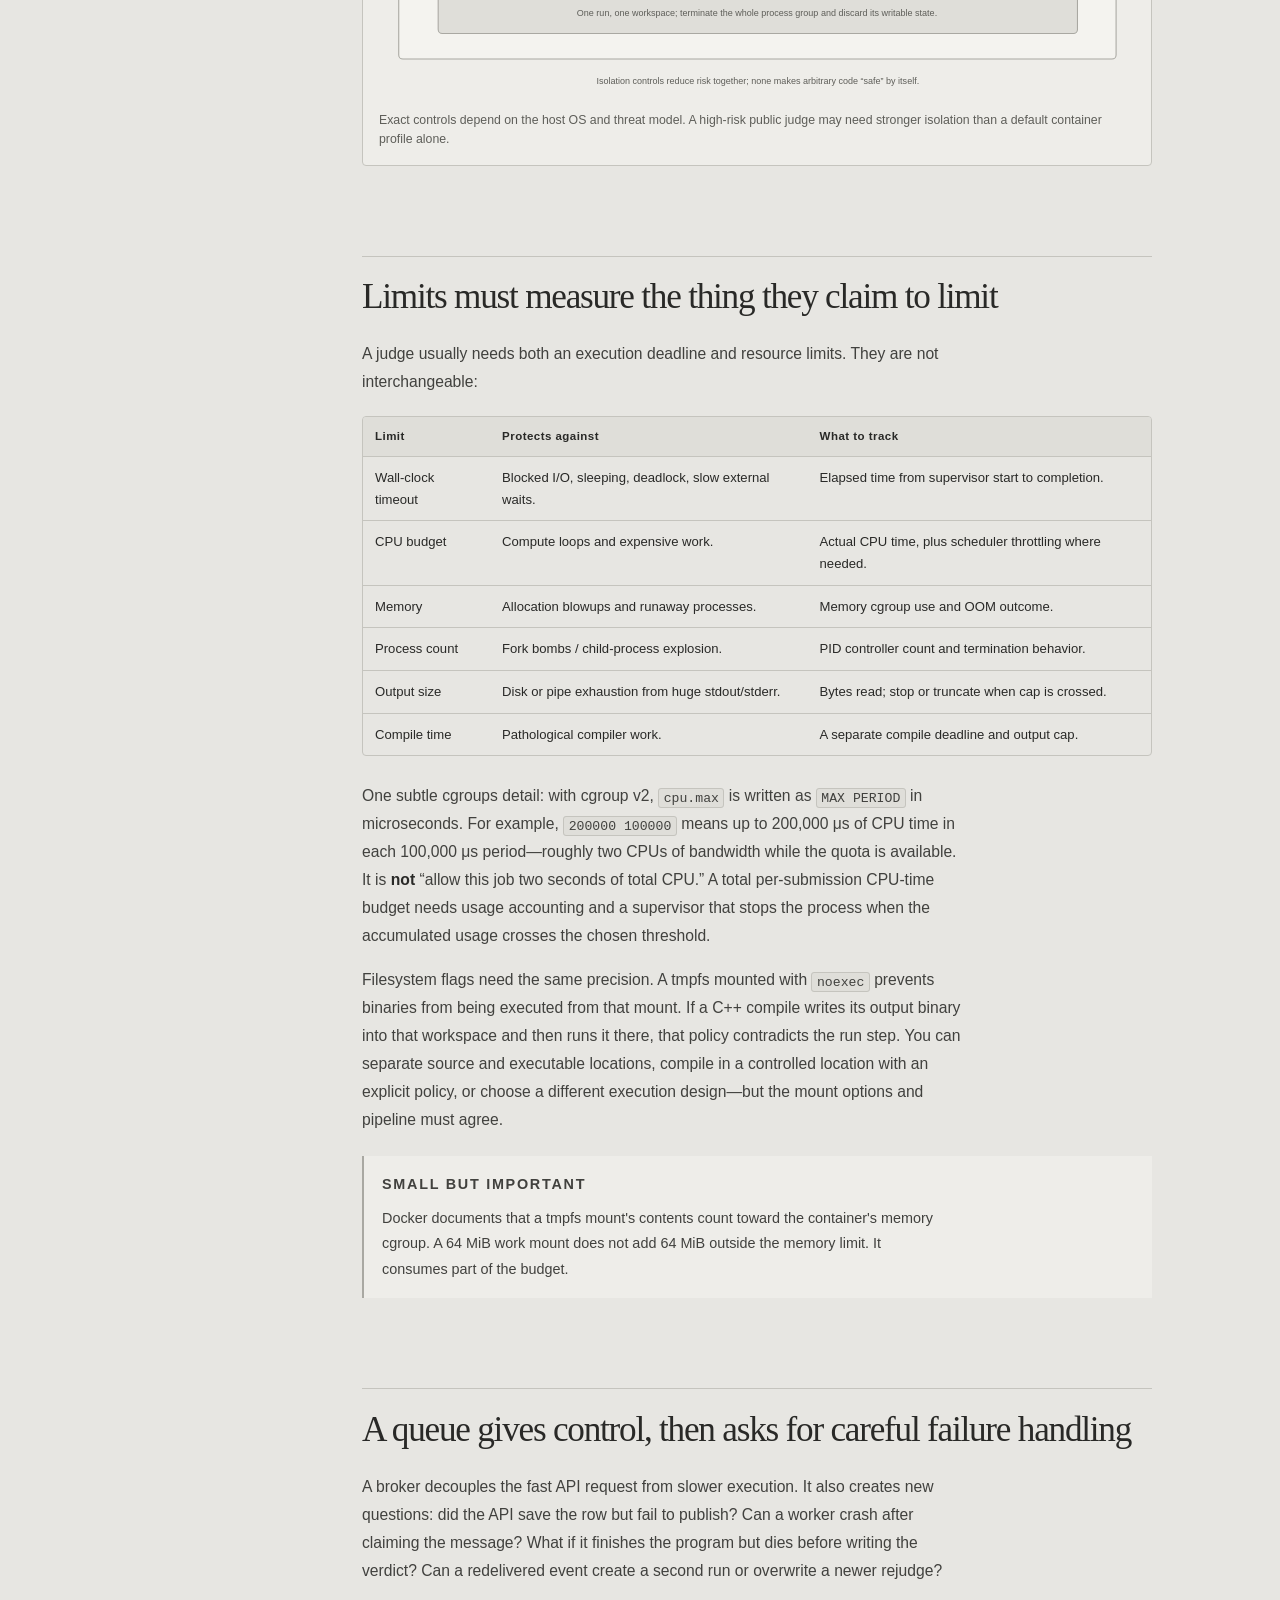
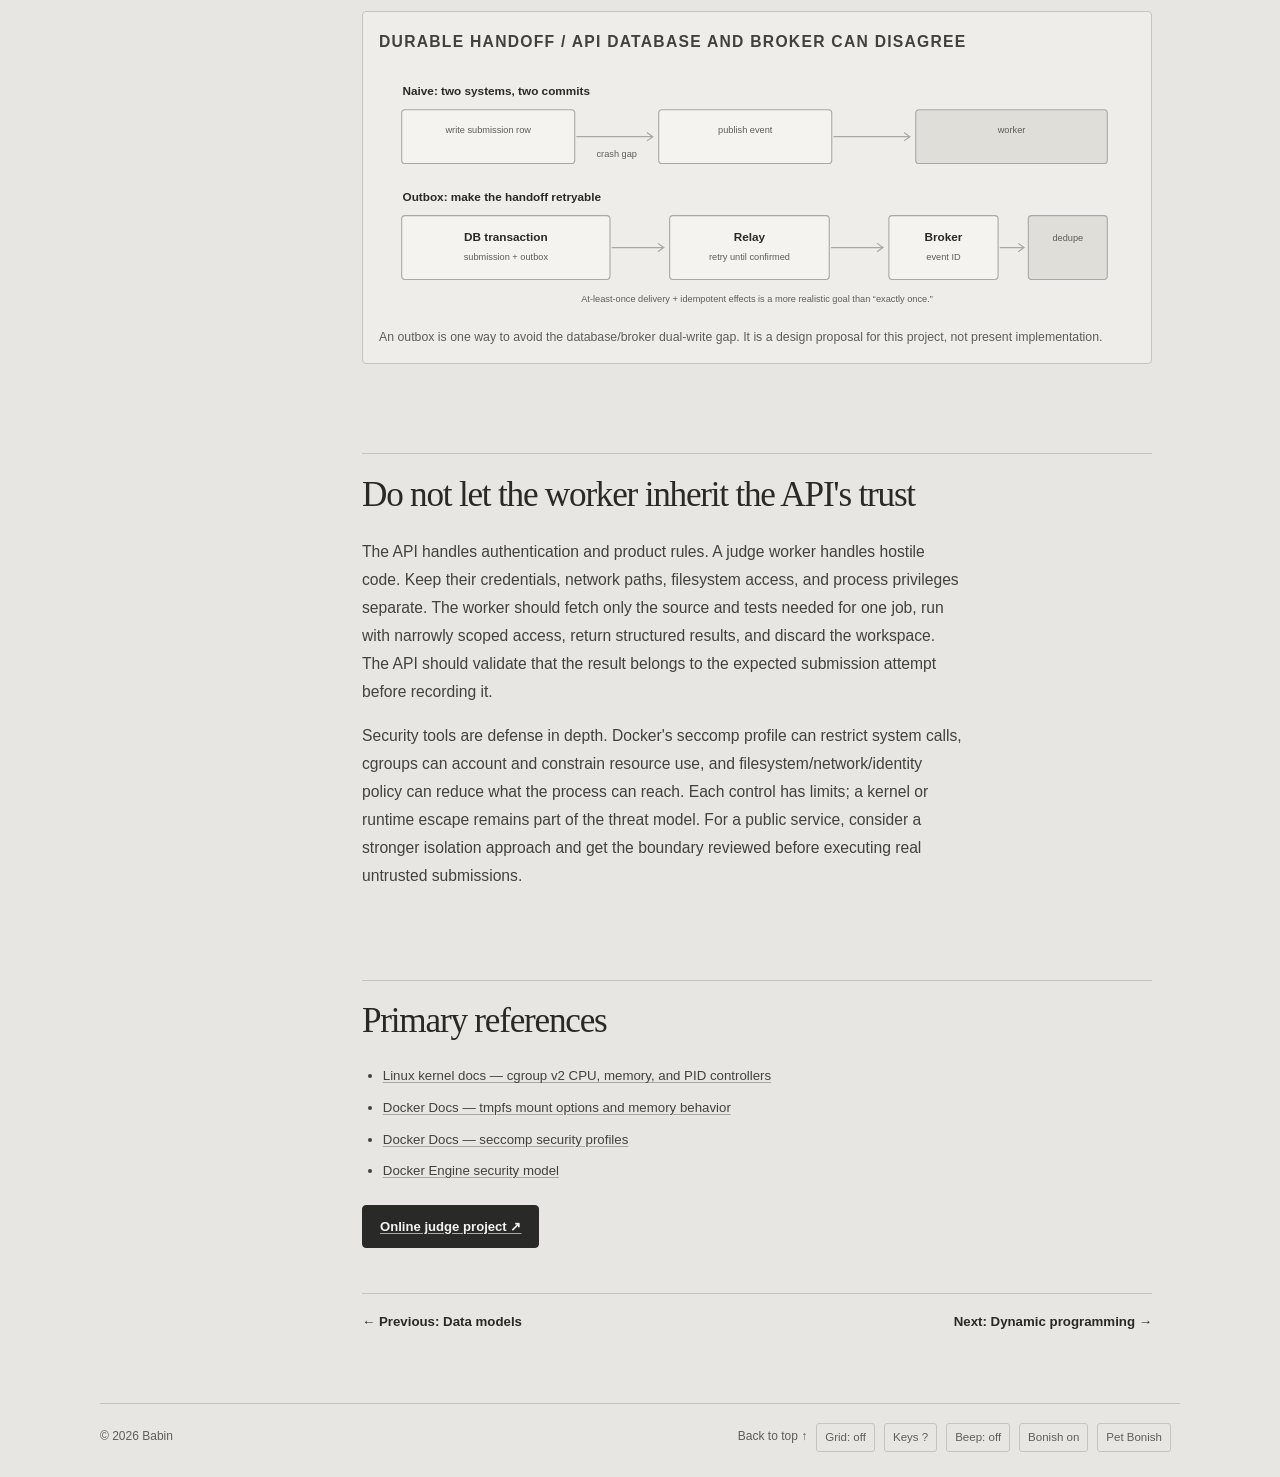
<file: notes/judge-pipeline.html>
<!doctype html>
<html lang="en">
<head><meta charset="utf-8"><meta name="viewport" content="width=device-width, initial-scale=1"><meta name="theme-color" content="#e7e6e2"><meta name="description" content="A detailed design for an online judge pipeline, from submission receipt to sandboxed execution and verdict, grounded in what the current project implements."><title>An online judge is a pipeline — Babin</title><link rel="stylesheet" href="../assets/css/site.css?v=20261111-4"></head>
<body>
  <div class="reading-progress" aria-hidden="true"></div>
  <header class="site-header"><nav class="nav wrap" aria-label="Main navigation"><a class="brand" href="../index.html"><svg class="brand-avatar" viewBox="0 0 48 48" aria-hidden="true" focusable="false"><g class="avatar-head"><path d="M8.5 20 7 6l12 7c3-1.5 7-1.5 10 0l12-7-1.5 14" fill="#d4d3ce" stroke="#5e5e59" stroke-width="1.6" stroke-linejoin="round"/><path d="M8 22c0-7 5-11 12-11h8c7 0 12 4 12 11v7c0 7-5 12-12 12h-8C13 41 8 36 8 29z" fill="#eeede9" stroke="#5e5e59" stroke-width="1.6"/><path d="m11 16-1-7 6 4m21 3 1-7-6 4" fill="#c5c4be" stroke="#5e5e59" stroke-width="1.1" stroke-linejoin="round"/><g class="avatar-pupils"><ellipse cx="18.5" cy="24" rx="1.35" ry="2" fill="#292927"/><ellipse cx="29.5" cy="24" rx="1.35" ry="2" fill="#292927"/></g><path d="m21.5 29 2.5 2 2.5-2m-2.5 2v2m0 0c-1.5 2-3.5 2.5-5 1m5-1c1.5 2 3.5 2.5 5 1M14 30l-6-2m6 5-6 1m20-4 6-2m-6 5 6 1" fill="none" stroke="#5e5e59" stroke-width="1.15" stroke-linecap="round" stroke-linejoin="round"/></g></svg></a><div class="nav-links"><a href="../index.html#projects">Projects</a><a href="../index.html#notes">Blog</a><a href="../index.html#tools">Tools</a><a href="../index.html#about">About</a></div></nav></header>
  <main>
    <header class="page-head wrap" id="top"><p class="breadcrumbs"><a href="../index.html">Home</a><span>/</span><a href="../index.html#notes">Blog</a><span>/</span><span>Judge pipeline</span></p><p class="kicker">Blog / From online-judge</p><h1>An online judge is a pipeline, not a button</h1><p class="page-lede">“Run this code” sounds like one operation. A real judge has to accept an untrusted program, pin the exact problem version, execute safely, measure it, and make sure its verdict survives retries and failures.</p><div class="page-meta"><span>9 min read</span><span>Queues · state machines · isolation</span><span>Design / current code separated</span></div></header>
    <div class="article-layout wrap">
      <nav class="toc" aria-label="On this page"><h2>On this page</h2><ol><li><a href="#status">What exists now</a></li><li><a href="#flow">The full job path</a></li><li><a href="#states">Verdict state machine</a></li><li><a href="#isolation">Isolation layers</a></li><li><a href="#limits">Resource limits</a></li><li><a href="#reliability">Retries + durable state</a></li><li><a href="#security">Security boundaries</a></li><li><a href="#sources">Technical references</a></li></ol></nav>
      <article class="prose">
        <div class="callout"><p class="small-label">Current project status</p><p>The repository defines users, problems, problem versions, submissions, language configs, verdicts, and event payloads. Its local Compose file lists Postgres, Redis, Redpanda, and MinIO. The web client, submission endpoint, broker integration, object upload, and judge worker are not implemented in this checkout. Everything in this note beyond those foundations is a proposed design, not shipped behavior.</p></div>
        <p id="status">That distinction is part of the lesson. Configuration is not a running feature; a state name is not a transition that actually happens. Before thinking about a queue or a sandbox, make the data and failure semantics explicit.</p>

        <h2 id="flow">The full job path</h2>
        <p>A submission should become a durable, version-pinned job before any worker executes it. A practical sequence: authenticate and validate; resolve the published problem version; store source and metadata; create a <code>PENDING</code> record; publish a job event; let a worker claim it; compile and run in an isolated environment; save measurements and a terminal verdict; make that result visible to the user.</p>
        <figure class="figure"><p class="figure-title">Data flow / target design, not yet implemented</p>
          <svg viewBox="0 0 960 425" role="img" aria-label="User submits source to API. API authenticates and pins problem version, stores submission and source, and publishes a job. Worker fetches source and tests into a sandbox, compiles and runs, then writes a verdict and event for the client to read.">
            <defs><marker id="judge-flow-arrow" viewBox="0 0 10 10" refX="8" refY="5" markerWidth="7" markerHeight="7" orient="auto"><path d="M0 0 10 5 0 10Z" fill="currentColor"/></marker></defs>
            <rect x="21" y="151" width="127" height="73" rx="4" class="svg-node-dark" stroke-dasharray="5 4"/><rect x="186" y="151" width="141" height="73" rx="4" class="svg-node"/><rect x="375" y="44" width="165" height="73" rx="4" class="svg-node"/><rect x="375" y="259" width="165" height="73" rx="4" class="svg-node-dark" stroke-dasharray="5 4"/><rect x="590" y="151" width="151" height="73" rx="4" class="svg-node-dark" stroke-dasharray="5 4"/><rect x="791" y="151" width="149" height="73" rx="4" class="svg-node-dark" stroke-dasharray="5 4"/>
            <text x="84" y="181" text-anchor="middle" class="svg-label">Learner</text><text x="84" y="203" text-anchor="middle" class="svg-small">submit / follow</text><text x="256" y="181" text-anchor="middle" class="svg-label">API</text><text x="256" y="203" text-anchor="middle" class="svg-small">auth · pin version</text><text x="457" y="74" text-anchor="middle" class="svg-label">PostgreSQL</text><text x="457" y="96" text-anchor="middle" class="svg-small">submission state</text><text x="457" y="288" text-anchor="middle" class="svg-label">Object store</text><text x="457" y="310" text-anchor="middle" class="svg-small">source + test bundles</text><text x="665" y="181" text-anchor="middle" class="svg-label">Queue</text><text x="665" y="203" text-anchor="middle" class="svg-small">job event</text><text x="865" y="181" text-anchor="middle" class="svg-label">Judge worker</text><text x="865" y="203" text-anchor="middle" class="svg-small">isolated execution</text>
            <path d="M150 187h30m-7-5 7 5-7 5M330 172l38-86m-7 3 7-3 2 7M330 204l38 87m-7-3 7 3 2-7M543 80 582 167m-7-3 7 3 2-7M543 296 582 207m-7 3 7-3 2 7M744 187h41m-7-5 7 5-7 5" class="svg-dash"/>
            <path d="M865 226v111H552" class="svg-dash" marker-end="url(#judge-flow-arrow)"/><text x="707" y="359" text-anchor="middle" class="svg-small">persist result → publish status → client reads current verdict</text>
            <rect x="197" y="366" width="340" height="36" rx="3" class="svg-node"/><text x="367" y="389" text-anchor="middle" class="svg-small">Use an immutable problem-version ID in the job.</text>
          </svg>
          <figcaption>All dashed paths are future work in the checked-in project. The schema already has fields for source keys, version IDs, verdicts, resource measures, and runner output, but no code currently drives this pipeline.</figcaption>
        </figure>

        <h2 id="states">Verdicts form a state machine</h2>
        <p>The shared package declares transitions such as <code>PENDING → COMPILING → RUNNING → ACCEPTED</code>. Other terminal outcomes include compilation error, wrong answer, time limit, memory limit, runtime error, internal error, and cancellation. A worker should only apply a transition if it is valid for the current state and for the current attempt.</p>
        <figure class="figure"><p class="figure-title">One path through the declared verdict graph</p>
          <svg viewBox="0 0 920 365" role="img" aria-label="Pending may compile, run, cancel or internal error. Compiling may fail compilation or move to running. Running can finish accepted, wrong answer, time limit, memory limit, runtime error, cancelled or internal error. Terminal states can be reset to pending for a rejudge.">
            <defs><marker id="judge-state-arrow" viewBox="0 0 10 10" refX="8" refY="5" markerWidth="7" markerHeight="7" orient="auto"><path d="M0 0 10 5 0 10Z" fill="currentColor"/></marker></defs>
            <rect x="27" y="135" width="129" height="63" rx="4" class="svg-node"/><rect x="222" y="135" width="142" height="63" rx="4" class="svg-node"/><rect x="429" y="135" width="129" height="63" rx="4" class="svg-node"/><rect x="638" y="135" width="253" height="63" rx="4" class="svg-node-dark"/>
            <text x="91" y="162" text-anchor="middle" class="svg-label">PENDING</text><text x="91" y="183" text-anchor="middle" class="svg-small">accepted by API</text><text x="293" y="162" text-anchor="middle" class="svg-label">COMPILING</text><text x="293" y="183" text-anchor="middle" class="svg-small">compiler runs</text><text x="493" y="162" text-anchor="middle" class="svg-label">RUNNING</text><text x="493" y="183" text-anchor="middle" class="svg-small">tests execute</text><text x="764" y="162" text-anchor="middle" class="svg-label">Terminal verdict</text><text x="764" y="183" text-anchor="middle" class="svg-small">AC · WA · TLE · MLE · RE · CE · IE · cancelled</text>
            <path d="M158 166h56m-7-5 7 5-7 5M366 166h56m-7-5 7 5-7 5M560 166h70m-7-5 7 5-7 5" class="svg-line"/>
            <rect x="229" y="35" width="128" height="49" rx="4" class="svg-node-dark"/><rect x="42" y="35" width="128" height="49" rx="4" class="svg-node-dark"/>
            <text x="293" y="65" text-anchor="middle" class="svg-small">COMPILATION_ERROR</text><text x="106" y="65" text-anchor="middle" class="svg-small">CANCELLED / INTERNAL_ERROR</text>
            <path d="M286 131v-39m-5 7 5-7 5 7M82 131 99 92m-7 3 7-3 2 7" class="svg-dash"/>
            <path d="M765 207v94H92V207m-5 7 5-7 5 7" class="svg-dash"/><text x="428" y="330" text-anchor="middle" class="svg-small">Rejudge returns a terminal record to PENDING; identify each attempt so stale workers cannot win.</text>
          </svg>
          <figcaption>The transition map is implemented as shared constants and a helper. The project does not yet have a consumer that enforces it in persistent state.</figcaption>
        </figure>
        <p>Why model these transitions rather than store an arbitrary string? It prevents impossible jumps, makes the UI predictable, and gives retry logic a vocabulary. The next concern is attempts: if a job is rejudged while an old worker is slow, a late result from the old attempt must not overwrite the new one. A monotonically increasing attempt number or unique execution ID can make that check explicit.</p>

        <h2 id="isolation">The sandbox is several boundaries, not one box</h2>
        <p>Submitted code is adversarial input. It may loop forever, use too much memory, fork children, flood output, inspect files, probe the network, exploit a compiler/runtime bug, or try to reach the host. A container shares the host kernel, so “put it in Docker” is not a complete security argument.</p>
        <figure class="figure"><p class="figure-title">Defense in depth / contain the program and its effects</p>
          <svg viewBox="0 0 920 390" role="img" aria-label="Untrusted program is inside a short-lived sandbox. Nested controls include separate unprivileged identity, namespaces and restricted filesystem, seccomp and dropped capabilities, cgroup CPU memory PIDs and output limits, no network, supervisor and cleanup. Judge API and database remain outside.">
            <rect x="24" y="38" width="873" height="304" rx="5" class="svg-node"/><text x="47" y="66" class="svg-label">Worker host / privileged control plane</text><text x="47" y="89" class="svg-small">API credentials and database access stay outside the untrusted process</text>
            <rect x="72" y="120" width="778" height="191" rx="5" class="svg-node-dark"/><text x="96" y="148" class="svg-label">Short-lived execution boundary</text>
            <rect x="112" y="178" width="145" height="91" rx="4" class="svg-node"/><rect x="276" y="178" width="145" height="91" rx="4" class="svg-node"/><rect x="440" y="178" width="145" height="91" rx="4" class="svg-node"/><rect x="604" y="178" width="216" height="91" rx="4" class="svg-node"/>
            <text x="184" y="207" text-anchor="middle" class="svg-label">Identity</text><text x="184" y="229" text-anchor="middle" class="svg-small">unprivileged UID</text><text x="184" y="249" text-anchor="middle" class="svg-small">no capabilities</text>
            <text x="348" y="207" text-anchor="middle" class="svg-label">Namespaces</text><text x="348" y="229" text-anchor="middle" class="svg-small">process + mount</text><text x="348" y="249" text-anchor="middle" class="svg-small">restricted view</text>
            <text x="512" y="207" text-anchor="middle" class="svg-label">Syscalls</text><text x="512" y="229" text-anchor="middle" class="svg-small">seccomp profile</text><text x="512" y="249" text-anchor="middle" class="svg-small">least privilege</text>
            <text x="712" y="207" text-anchor="middle" class="svg-label">Resource + egress policy</text><text x="712" y="229" text-anchor="middle" class="svg-small">CPU · memory · pids · output</text><text x="712" y="249" text-anchor="middle" class="svg-small">time · network · cleanup</text>
            <text x="460" y="290" text-anchor="middle" class="svg-small">One run, one workspace; terminate the whole process group and discard its writable state.</text>
            <path d="M24 192H6m18 0H6v-58h18M897 192h17m-17 0h17v61h-17" class="svg-dash"/>
            <text x="461" y="373" text-anchor="middle" class="svg-small">Isolation controls reduce risk together; none makes arbitrary code “safe” by itself.</text>
          </svg>
          <figcaption>Exact controls depend on the host OS and threat model. A high-risk public judge may need stronger isolation than a default container profile alone.</figcaption>
        </figure>

        <h2 id="limits">Limits must measure the thing they claim to limit</h2>
        <p>A judge usually needs both an execution deadline and resource limits. They are not interchangeable:</p>
        <div class="table-wrap"><table><thead><tr><th>Limit</th><th>Protects against</th><th>What to track</th></tr></thead><tbody><tr><td>Wall-clock timeout</td><td>Blocked I/O, sleeping, deadlock, slow external waits.</td><td>Elapsed time from supervisor start to completion.</td></tr><tr><td>CPU budget</td><td>Compute loops and expensive work.</td><td>Actual CPU time, plus scheduler throttling where needed.</td></tr><tr><td>Memory</td><td>Allocation blowups and runaway processes.</td><td>Memory cgroup use and OOM outcome.</td></tr><tr><td>Process count</td><td>Fork bombs / child-process explosion.</td><td>PID controller count and termination behavior.</td></tr><tr><td>Output size</td><td>Disk or pipe exhaustion from huge stdout/stderr.</td><td>Bytes read; stop or truncate when cap is crossed.</td></tr><tr><td>Compile time</td><td>Pathological compiler work.</td><td>A separate compile deadline and output cap.</td></tr></tbody></table></div>
        <p>One subtle cgroups detail: with cgroup v2, <code>cpu.max</code> is written as <code>MAX PERIOD</code> in microseconds. For example, <code>200000 100000</code> means up to 200,000 μs of CPU time in each 100,000 μs period—roughly two CPUs of bandwidth while the quota is available. It is <strong>not</strong> “allow this job two seconds of total CPU.” A total per-submission CPU-time budget needs usage accounting and a supervisor that stops the process when the accumulated usage crosses the chosen threshold.</p>
        <p>Filesystem flags need the same precision. A tmpfs mounted with <code>noexec</code> prevents binaries from being executed from that mount. If a C++ compile writes its output binary into that workspace and then runs it there, that policy contradicts the run step. You can separate source and executable locations, compile in a controlled location with an explicit policy, or choose a different execution design—but the mount options and pipeline must agree.</p>
        <div class="callout"><p class="small-label">Small but important</p><p>Docker documents that a tmpfs mount's contents count toward the container's memory cgroup. A 64 MiB work mount does not add 64 MiB outside the memory limit. It consumes part of the budget.</p></div>

        <h2 id="reliability">A queue gives control, then asks for careful failure handling</h2>
        <p>A broker decouples the fast API request from slower execution. It also creates new questions: did the API save the row but fail to publish? Can a worker crash after claiming the message? What if it finishes the program but dies before writing the verdict? Can a redelivered event create a second run or overwrite a newer rejudge?</p>
        <figure class="figure"><p class="figure-title">Durable handoff / API database and broker can disagree</p>
          <svg viewBox="0 0 900 290" role="img" aria-label="Naive API writes submission to database then publishes event, leaving a failure gap. Transactional outbox writes submission and outbox event in same DB transaction; relay publishes with retries and workers deduplicate by event ID">
            <defs><marker id="judge-reliable-arrow" viewBox="0 0 10 10" refX="8" refY="5" markerWidth="7" markerHeight="7" orient="auto"><path d="M0 0 10 5 0 10Z" fill="currentColor"/></marker></defs>
            <text x="28" y="27" class="svg-label">Naive: two systems, two commits</text><rect x="27" y="45" width="206" height="64" rx="4" class="svg-node"/><rect x="333" y="45" width="206" height="64" rx="4" class="svg-node"/><rect x="639" y="45" width="228" height="64" rx="4" class="svg-node-dark"/><text x="130" y="73" text-anchor="middle" class="svg-small">write submission row</text><text x="436" y="73" text-anchor="middle" class="svg-small">publish event</text><text x="753" y="73" text-anchor="middle" class="svg-small">worker</text><path d="M235 77h91m-7-5 7 5-7 5M541 77h91m-7-5 7 5-7 5" class="svg-line"/><text x="283" y="101" text-anchor="middle" class="svg-small">crash gap</text>
            <text x="28" y="154" class="svg-label">Outbox: make the handoff retryable</text><rect x="27" y="171" width="248" height="76" rx="4" class="svg-node"/><rect x="346" y="171" width="190" height="76" rx="4" class="svg-node"/><rect x="607" y="171" width="130" height="76" rx="4" class="svg-node"/><rect x="773" y="171" width="94" height="76" rx="4" class="svg-node-dark"/>
            <text x="151" y="201" text-anchor="middle" class="svg-label">DB transaction</text><text x="151" y="224" text-anchor="middle" class="svg-small">submission + outbox</text><text x="441" y="201" text-anchor="middle" class="svg-label">Relay</text><text x="441" y="224" text-anchor="middle" class="svg-small">retry until confirmed</text><text x="672" y="201" text-anchor="middle" class="svg-label">Broker</text><text x="672" y="224" text-anchor="middle" class="svg-small">event ID</text><text x="820" y="201" text-anchor="middle" class="svg-small">dedupe</text>
            <path d="M277 209h62m-7-5 7 5-7 5M538 209h62m-7-5 7 5-7 5M739 209h29m-7-5 7 5-7 5" class="svg-line"/>
            <text x="450" y="274" text-anchor="middle" class="svg-small">At-least-once delivery + idempotent effects is a more realistic goal than “exactly once.”</text>
          </svg>
          <figcaption>An outbox is one way to avoid the database/broker dual-write gap. It is a design proposal for this project, not present implementation.</figcaption>
        </figure>

        <h2 id="security">Do not let the worker inherit the API's trust</h2>
        <p>The API handles authentication and product rules. A judge worker handles hostile code. Keep their credentials, network paths, filesystem access, and process privileges separate. The worker should fetch only the source and tests needed for one job, run with narrowly scoped access, return structured results, and discard the workspace. The API should validate that the result belongs to the expected submission attempt before recording it.</p>
        <p>Security tools are defense in depth. Docker's seccomp profile can restrict system calls, cgroups can account and constrain resource use, and filesystem/network/identity policy can reduce what the process can reach. Each control has limits; a kernel or runtime escape remains part of the threat model. For a public service, consider a stronger isolation approach and get the boundary reviewed before executing real untrusted submissions.</p>
        <h2 id="sources">Primary references</h2>
        <ul class="source-list"><li><a href="https://docs.kernel.org/admin-guide/cgroup-v2.html" target="_blank" rel="noopener noreferrer">Linux kernel docs — cgroup v2 CPU, memory, and PID controllers</a></li><li><a href="https://docs.docker.com/engine/storage/tmpfs/" target="_blank" rel="noopener noreferrer">Docker Docs — tmpfs mount options and memory behavior</a></li><li><a href="https://docs.docker.com/engine/security/seccomp/" target="_blank" rel="noopener noreferrer">Docker Docs — seccomp security profiles</a></li><li><a href="https://docs.docker.com/engine/security/" target="_blank" rel="noopener noreferrer">Docker Engine security model</a></li></ul>
        <div class="about-links"><a class="button" href="../projects/online-judge.html">Online judge project ↗</a></div>
        <div class="next-links"><a href="data-models-that-age-well.html">← Previous: Data models</a><a href="dynamic-programming.html">Next: Dynamic programming →</a></div>
      </article>
    </div>
  </main>
  <footer class="site-footer wrap"><div class="footer-row"><span>© <span id="year">2026</span> Babin</span><span class="footer-links"><a href="#top">Back to top ↑</a><button class="buddy-toggle utility-toggle" id="grid-toggle" type="button" aria-pressed="false">Grid: off</button><button class="buddy-toggle utility-toggle" id="shortcuts-toggle" type="button" aria-haspopup="dialog">Keys ?</button><button class="buddy-toggle" id="sound-toggle" type="button" aria-pressed="false" aria-label="Turn beep sounds on">Beep: off</button><button class="buddy-toggle" id="pip-toggle" hidden type="button" aria-pressed="true">Bonish on</button></span></div></footer><script src="../assets/js/site.js"></script>
</body></html>
</file>
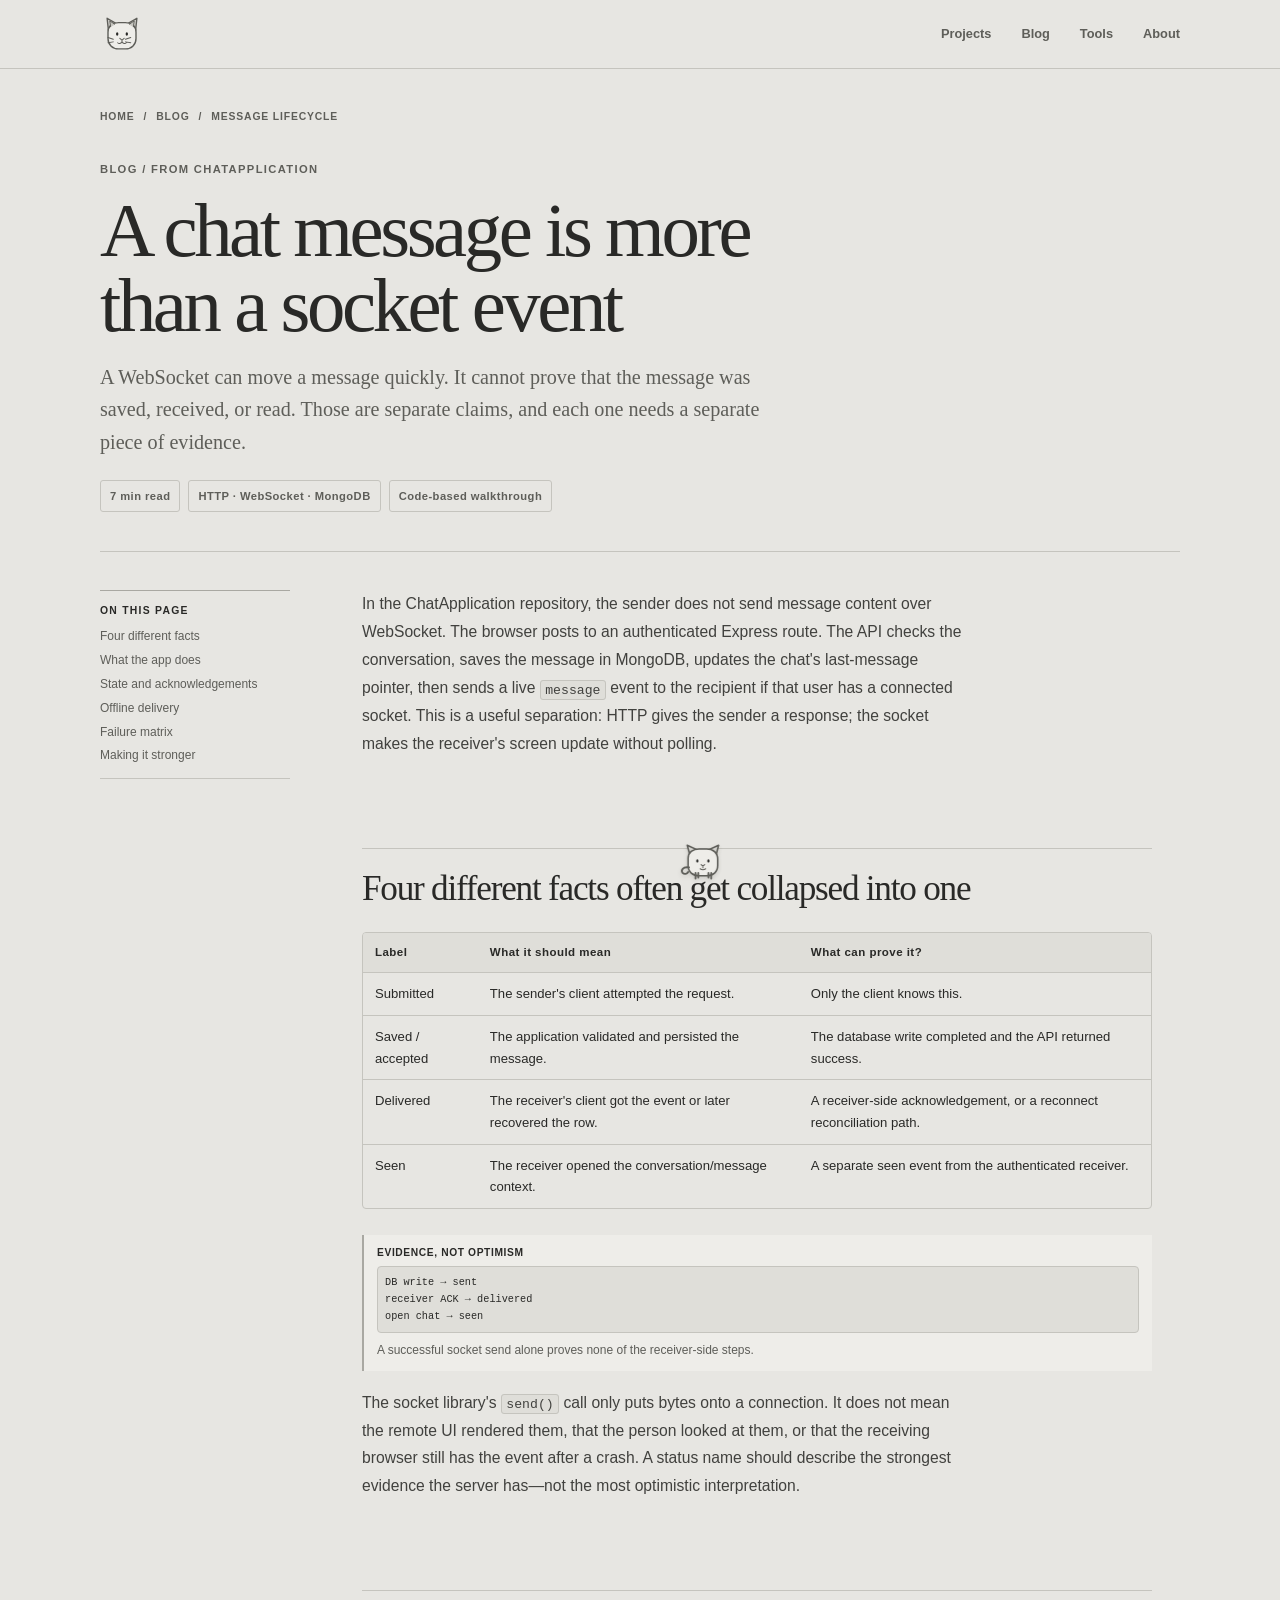
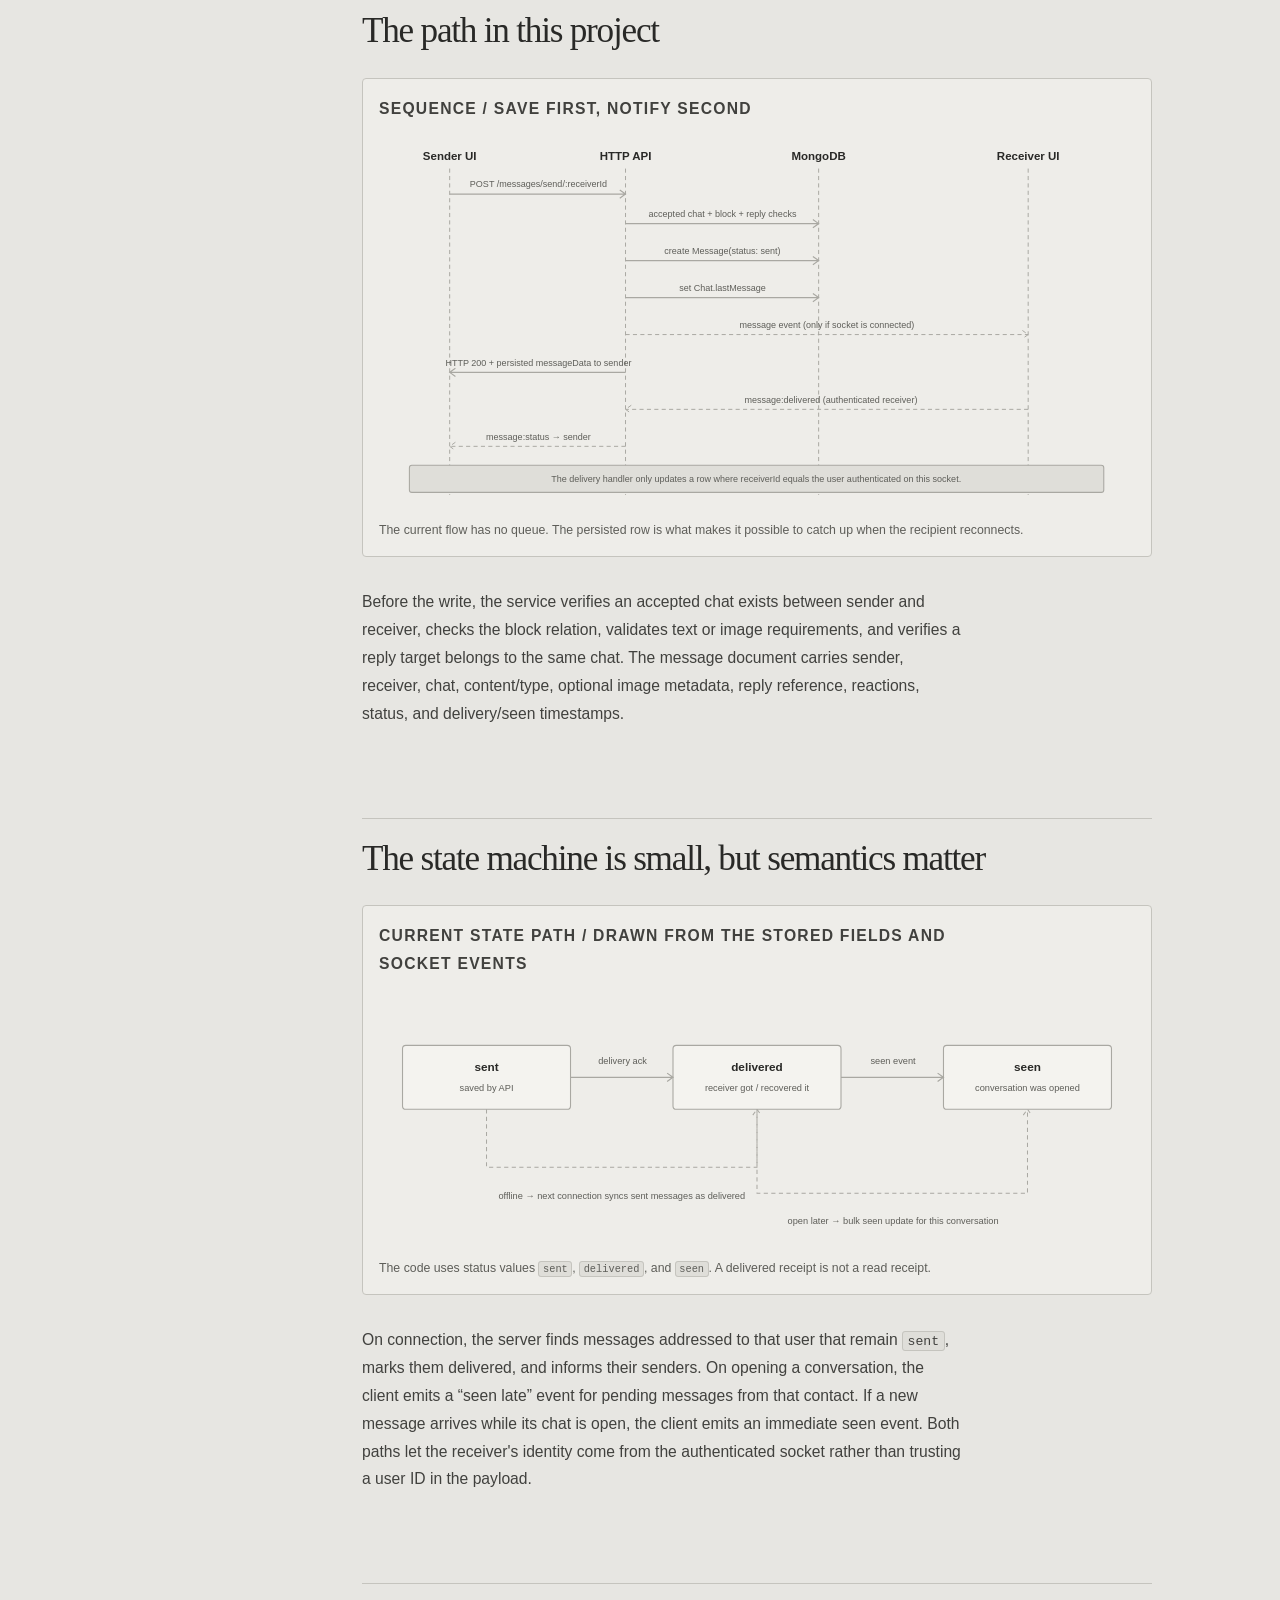
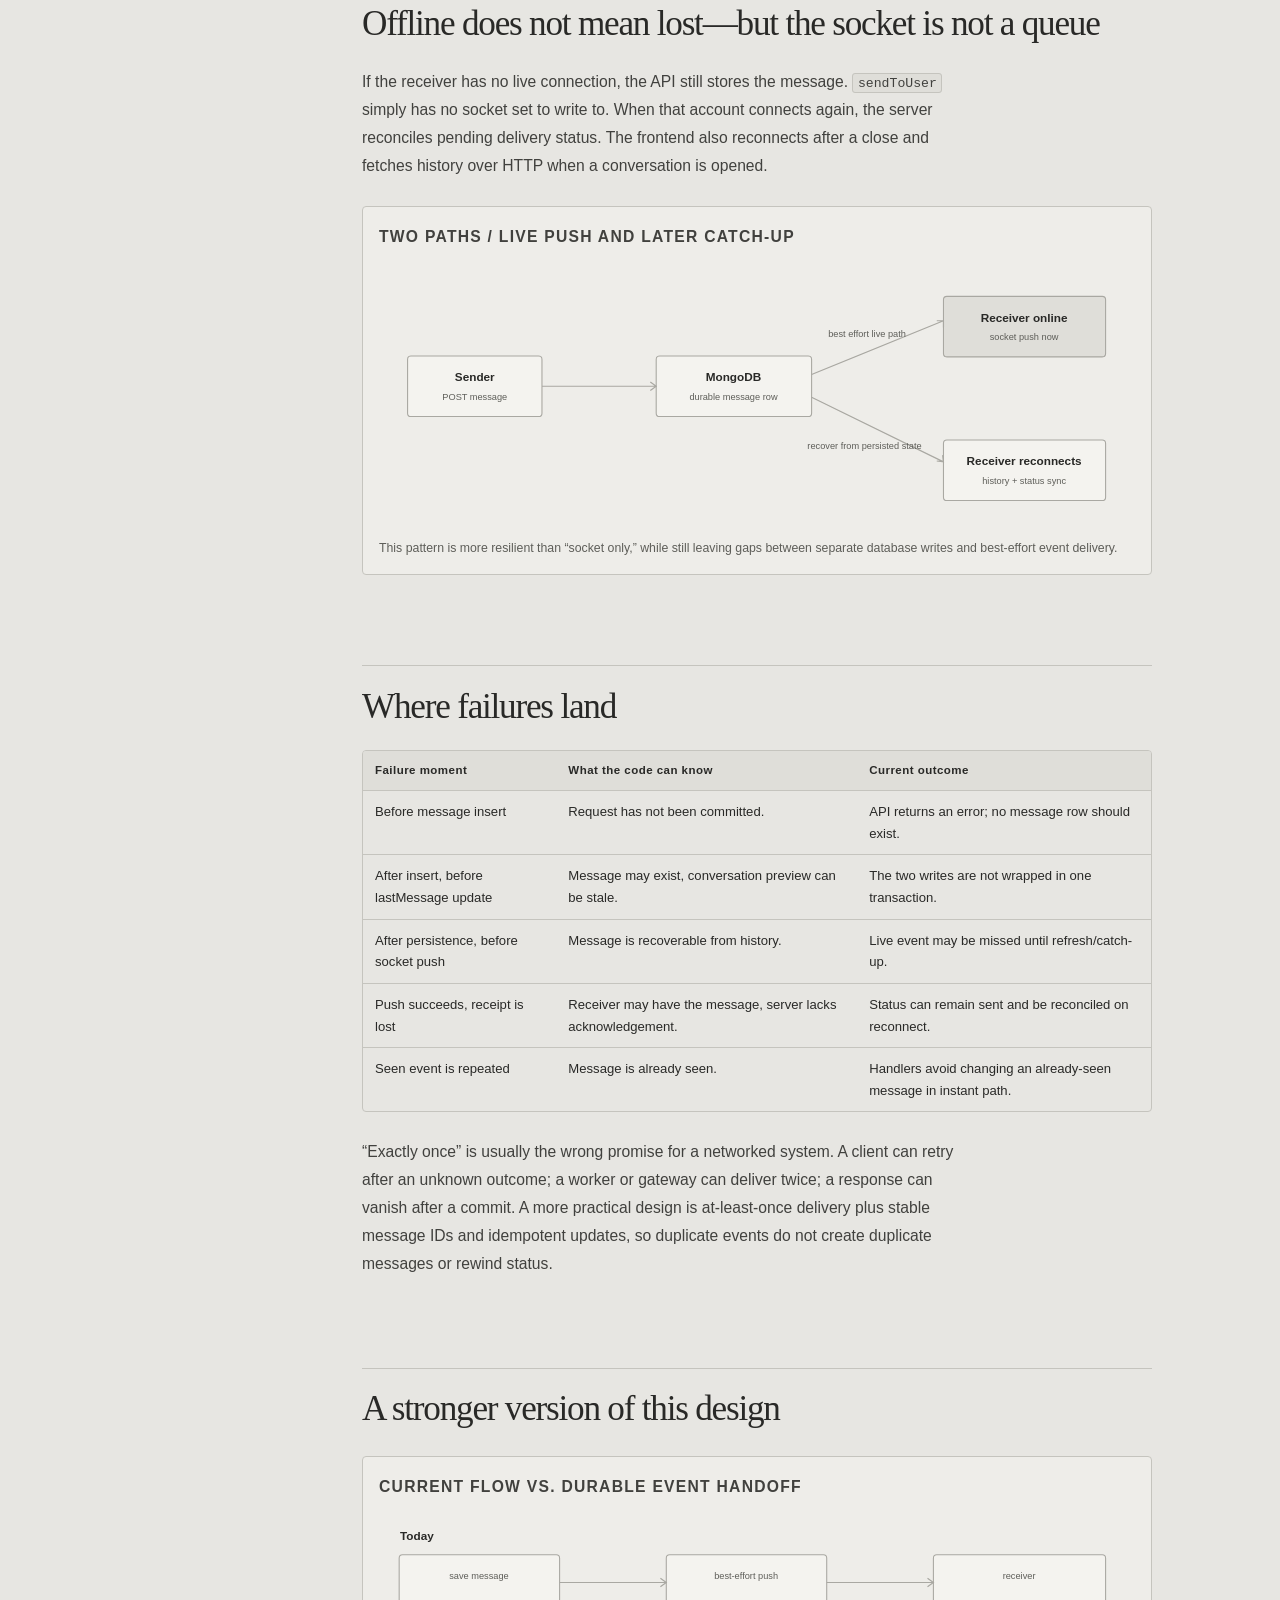
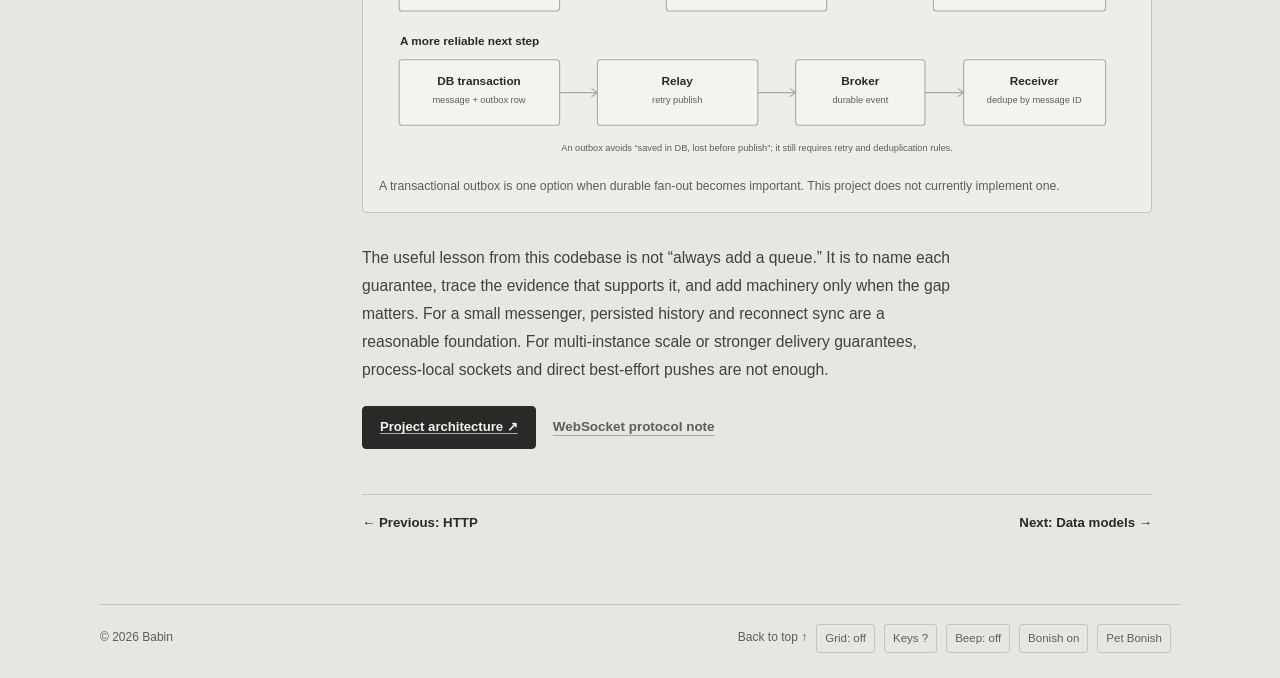
<file: notes/message-lifecycle.html>
<!doctype html>
<html lang="en">
<head><meta charset="utf-8"><meta name="viewport" content="width=device-width, initial-scale=1"><meta name="theme-color" content="#e7e6e2"><meta name="description" content="How ChatApplication validates, stores, pushes, acknowledges, and catches up messages when the recipient is offline."><title>A chat message is more than a socket event — Babin</title><link rel="stylesheet" href="../assets/css/site.css?v=20261111-4"></head>
<body>
  <div class="reading-progress" aria-hidden="true"></div>
  <header class="site-header"><nav class="nav wrap" aria-label="Main navigation"><a class="brand" href="../index.html"><svg class="brand-avatar" viewBox="0 0 48 48" aria-hidden="true" focusable="false"><g class="avatar-head"><path d="M8.5 20 7 6l12 7c3-1.5 7-1.5 10 0l12-7-1.5 14" fill="#d4d3ce" stroke="#5e5e59" stroke-width="1.6" stroke-linejoin="round"/><path d="M8 22c0-7 5-11 12-11h8c7 0 12 4 12 11v7c0 7-5 12-12 12h-8C13 41 8 36 8 29z" fill="#eeede9" stroke="#5e5e59" stroke-width="1.6"/><path d="m11 16-1-7 6 4m21 3 1-7-6 4" fill="#c5c4be" stroke="#5e5e59" stroke-width="1.1" stroke-linejoin="round"/><g class="avatar-pupils"><ellipse cx="18.5" cy="24" rx="1.35" ry="2" fill="#292927"/><ellipse cx="29.5" cy="24" rx="1.35" ry="2" fill="#292927"/></g><path d="m21.5 29 2.5 2 2.5-2m-2.5 2v2m0 0c-1.5 2-3.5 2.5-5 1m5-1c1.5 2 3.5 2.5 5 1M14 30l-6-2m6 5-6 1m20-4 6-2m-6 5 6 1" fill="none" stroke="#5e5e59" stroke-width="1.15" stroke-linecap="round" stroke-linejoin="round"/></g></svg></a><div class="nav-links"><a href="../index.html#projects">Projects</a><a href="../index.html#notes">Blog</a><a href="../index.html#tools">Tools</a><a href="../index.html#about">About</a></div></nav></header>
  <main>
    <header class="page-head wrap" id="top"><p class="breadcrumbs"><a href="../index.html">Home</a><span>/</span><a href="../index.html#notes">Blog</a><span>/</span><span>Message lifecycle</span></p><p class="kicker">Blog / From ChatApplication</p><h1>A chat message is more than a socket event</h1><p class="page-lede">A WebSocket can move a message quickly. It cannot prove that the message was saved, received, or read. Those are separate claims, and each one needs a separate piece of evidence.</p><div class="page-meta"><span>7 min read</span><span>HTTP · WebSocket · MongoDB</span><span>Code-based walkthrough</span></div></header>
    <div class="article-layout wrap">
      <nav class="toc" aria-label="On this page"><h2>On this page</h2><ol><li><a href="#vocabulary">Four different facts</a></li><li><a href="#actual-flow">What the app does</a></li><li><a href="#state">State and acknowledgements</a></li><li><a href="#offline">Offline delivery</a></li><li><a href="#failure">Failure matrix</a></li><li><a href="#next">Making it stronger</a></li></ol></nav>
      <article class="prose">
        <p>In the ChatApplication repository, the sender does not send message content over WebSocket. The browser posts to an authenticated Express route. The API checks the conversation, saves the message in MongoDB, updates the chat's last-message pointer, then sends a live <code>message</code> event to the recipient if that user has a connected socket. This is a useful separation: HTTP gives the sender a response; the socket makes the receiver's screen update without polling.</p>
        <h2 id="vocabulary">Four different facts often get collapsed into one</h2>
        <div class="table-wrap"><table><thead><tr><th>Label</th><th>What it should mean</th><th>What can prove it?</th></tr></thead><tbody><tr><td>Submitted</td><td>The sender's client attempted the request.</td><td>Only the client knows this.</td></tr><tr><td>Saved / accepted</td><td>The application validated and persisted the message.</td><td>The database write completed and the API returned success.</td></tr><tr><td>Delivered</td><td>The receiver's client got the event or later recovered the row.</td><td>A receiver-side acknowledgement, or a reconnect reconciliation path.</td></tr><tr><td>Seen</td><td>The receiver opened the conversation/message context.</td><td>A separate seen event from the authenticated receiver.</td></tr></tbody></table></div>
        <aside class="sidenote sidenote--left" aria-label="Margin note: delivery state evidence"><strong>Evidence, not optimism</strong><pre>DB write → sent
receiver ACK → delivered
open chat → seen</pre><p>A successful socket send alone proves none of the receiver-side steps.</p></aside>
        <p>The socket library's <code>send()</code> call only puts bytes onto a connection. It does not mean the remote UI rendered them, that the person looked at them, or that the receiving browser still has the event after a crash. A status name should describe the strongest evidence the server has—not the most optimistic interpretation.</p>

        <h2 id="actual-flow">The path in this project</h2>
        <figure class="figure"><p class="figure-title">Sequence / save first, notify second</p>
          <svg viewBox="0 0 920 450" role="img" aria-label="Sender POSTs a message; API validates authenticated user, accepted chat and block status; database inserts message and updates chat; server pushes to recipient socket; recipient acknowledges delivery; sender receives status event">
            <defs><marker id="msg-seq-arrow" viewBox="0 0 10 10" refX="8" refY="5" markerWidth="7" markerHeight="7" orient="auto"><path d="M0 0 10 5 0 10Z" fill="currentColor"/></marker></defs>
            <text x="86" y="25" text-anchor="middle" class="svg-label">Sender UI</text><text x="300" y="25" text-anchor="middle" class="svg-label">HTTP API</text><text x="535" y="25" text-anchor="middle" class="svg-label">MongoDB</text><text x="790" y="25" text-anchor="middle" class="svg-label">Receiver UI</text>
            <path d="M86 36v397M300 36v397M535 36v397M790 36v397" class="svg-dash"/>
            <path d="M86 67h214m-7-5 7 5-7 5" class="svg-line"/><text x="194" y="59" text-anchor="middle" class="svg-small">POST /messages/send/:receiverId</text>
            <path d="M300 103h235m-7-5 7 5-7 5" class="svg-line"/><text x="418" y="95" text-anchor="middle" class="svg-small">accepted chat + block + reply checks</text>
            <path d="M300 148h235m-7-5 7 5-7 5" class="svg-line"/><text x="418" y="140" text-anchor="middle" class="svg-small">create Message(status: sent)</text>
            <path d="M300 193h235m-7-5 7 5-7 5" class="svg-line"/><text x="418" y="185" text-anchor="middle" class="svg-small">set Chat.lastMessage</text>
            <path d="M300 238 790 238m-7-5 7 5-7 5" class="svg-dash"/><text x="545" y="230" text-anchor="middle" class="svg-small">message event (only if socket is connected)</text>
            <path d="M300 284 86 284m7-5-7 5 7 5" class="svg-line"/><text x="194" y="276" text-anchor="middle" class="svg-small">HTTP 200 + persisted messageData to sender</text>
            <path d="M790 329 300 329m7-5-7 5 7 5" class="svg-dash"/><text x="550" y="321" text-anchor="middle" class="svg-small">message:delivered (authenticated receiver)</text>
            <path d="M300 374 86 374m7-5-7 5 7 5" class="svg-dash"/><text x="194" y="366" text-anchor="middle" class="svg-small">message:status → sender</text>
            <rect x="37" y="397" width="845" height="33" rx="3" class="svg-node-dark"/><text x="459" y="418" text-anchor="middle" class="svg-small">The delivery handler only updates a row where receiverId equals the user authenticated on this socket.</text>
          </svg>
          <figcaption>The current flow has no queue. The persisted row is what makes it possible to catch up when the recipient reconnects.</figcaption>
        </figure>
        <p>Before the write, the service verifies an accepted chat exists between sender and receiver, checks the block relation, validates text or image requirements, and verifies a reply target belongs to the same chat. The message document carries sender, receiver, chat, content/type, optional image metadata, reply reference, reactions, status, and delivery/seen timestamps.</p>

        <h2 id="state">The state machine is small, but semantics matter</h2>
        <figure class="figure"><p class="figure-title">Current state path / drawn from the stored fields and socket events</p>
          <svg viewBox="0 0 900 300" role="img" aria-label="Newly stored messages start sent. Receiver socket acknowledges to mark delivered. Opening the chat marks messages seen. If offline, reconnect marks sent messages delivered; later conversation open can mark them seen.">
            <defs><marker id="msg-state-arrow" viewBox="0 0 10 10" refX="8" refY="5" markerWidth="7" markerHeight="7" orient="auto"><path d="M0 0 10 5 0 10Z" fill="currentColor"/></marker></defs>
            <rect x="28" y="60" width="200" height="76" rx="4" class="svg-node"/><rect x="350" y="60" width="200" height="76" rx="4" class="svg-node"/><rect x="672" y="60" width="200" height="76" rx="4" class="svg-node"/>
            <text x="128" y="91" text-anchor="middle" class="svg-label">sent</text><text x="128" y="114" text-anchor="middle" class="svg-small">saved by API</text><text x="450" y="91" text-anchor="middle" class="svg-label">delivered</text><text x="450" y="114" text-anchor="middle" class="svg-small">receiver got / recovered it</text><text x="772" y="91" text-anchor="middle" class="svg-label">seen</text><text x="772" y="114" text-anchor="middle" class="svg-small">conversation was opened</text>
            <path d="M228 98h122m-7-5 7 5-7 5M550 98h122m-7-5 7 5-7 5" class="svg-line"/><text x="290" y="82" text-anchor="middle" class="svg-small">delivery ack</text><text x="612" y="82" text-anchor="middle" class="svg-small">seen event</text>
            <path d="M128 136v69h322V136m-5 7 5-7 5 7" class="svg-dash"/><text x="289" y="243" text-anchor="middle" class="svg-small">offline → next connection syncs sent messages as delivered</text>
            <path d="M450 136v100h322V136m-5 7 5-7 5 7" class="svg-dash"/><text x="612" y="273" text-anchor="middle" class="svg-small">open later → bulk seen update for this conversation</text>
          </svg>
          <figcaption>The code uses status values <code>sent</code>, <code>delivered</code>, and <code>seen</code>. A delivered receipt is not a read receipt.</figcaption>
        </figure>
        <p>On connection, the server finds messages addressed to that user that remain <code>sent</code>, marks them delivered, and informs their senders. On opening a conversation, the client emits a “seen late” event for pending messages from that contact. If a new message arrives while its chat is open, the client emits an immediate seen event. Both paths let the receiver's identity come from the authenticated socket rather than trusting a user ID in the payload.</p>

        <h2 id="offline">Offline does not mean lost—but the socket is not a queue</h2>
        <p>If the receiver has no live connection, the API still stores the message. <code>sendToUser</code> simply has no socket set to write to. When that account connects again, the server reconciles pending delivery status. The frontend also reconnects after a close and fetches history over HTTP when a conversation is opened.</p>
        <figure class="figure"><p class="figure-title">Two paths / live push and later catch-up</p>
          <svg viewBox="0 0 900 310" role="img" aria-label="Sender writes a durable message in MongoDB. If receiver online, server pushes via socket. If offline, connection later runs a reconciliation and the client loads message history via HTTP">
            <defs><marker id="msg-offline-arrow" viewBox="0 0 10 10" refX="8" refY="5" markerWidth="7" markerHeight="7" orient="auto"><path d="M0 0 10 5 0 10Z" fill="currentColor"/></marker></defs>
            <rect x="34" y="106" width="160" height="72" rx="4" class="svg-node"/><rect x="330" y="106" width="185" height="72" rx="4" class="svg-node"/><rect x="672" y="35" width="193" height="72" rx="4" class="svg-node-dark"/><rect x="672" y="206" width="193" height="72" rx="4" class="svg-node"/>
            <text x="114" y="136" text-anchor="middle" class="svg-label">Sender</text><text x="114" y="158" text-anchor="middle" class="svg-small">POST message</text><text x="422" y="136" text-anchor="middle" class="svg-label">MongoDB</text><text x="422" y="158" text-anchor="middle" class="svg-small">durable message row</text><text x="768" y="65" text-anchor="middle" class="svg-label">Receiver online</text><text x="768" y="87" text-anchor="middle" class="svg-small">socket push now</text><text x="768" y="236" text-anchor="middle" class="svg-label">Receiver reconnects</text><text x="768" y="258" text-anchor="middle" class="svg-small">history + status sync</text>
            <path d="M194 142h136m-7-5 7 5-7 5M515 128l157-64m-8 0 8 0 0 8M515 155l157 77m-8-1 8 1-1-8" class="svg-line"/>
            <text x="581" y="83" text-anchor="middle" class="svg-small">best effort live path</text><text x="578" y="217" text-anchor="middle" class="svg-small">recover from persisted state</text>
          </svg>
          <figcaption>This pattern is more resilient than “socket only,” while still leaving gaps between separate database writes and best-effort event delivery.</figcaption>
        </figure>

        <h2 id="failure">Where failures land</h2>
        <div class="table-wrap"><table><thead><tr><th>Failure moment</th><th>What the code can know</th><th>Current outcome</th></tr></thead><tbody><tr><td>Before message insert</td><td>Request has not been committed.</td><td>API returns an error; no message row should exist.</td></tr><tr><td>After insert, before lastMessage update</td><td>Message may exist, conversation preview can be stale.</td><td>The two writes are not wrapped in one transaction.</td></tr><tr><td>After persistence, before socket push</td><td>Message is recoverable from history.</td><td>Live event may be missed until refresh/catch-up.</td></tr><tr><td>Push succeeds, receipt is lost</td><td>Receiver may have the message, server lacks acknowledgement.</td><td>Status can remain sent and be reconciled on reconnect.</td></tr><tr><td>Seen event is repeated</td><td>Message is already seen.</td><td>Handlers avoid changing an already-seen message in instant path.</td></tr></tbody></table></div>
        <p>“Exactly once” is usually the wrong promise for a networked system. A client can retry after an unknown outcome; a worker or gateway can deliver twice; a response can vanish after a commit. A more practical design is at-least-once delivery plus stable message IDs and idempotent updates, so duplicate events do not create duplicate messages or rewind status.</p>

        <h2 id="next">A stronger version of this design</h2>
        <figure class="figure"><p class="figure-title">Current flow vs. durable event handoff</p>
          <svg viewBox="0 0 900 295" role="img" aria-label="Current path saves then best-effort pushes; stronger design writes message and outbox event in a database transaction, relay retries publishing, recipient deduplicates by message ID and acknowledges">
            <defs><marker id="msg-reliable-arrow" viewBox="0 0 10 10" refX="8" refY="5" markerWidth="7" markerHeight="7" orient="auto"><path d="M0 0 10 5 0 10Z" fill="currentColor"/></marker></defs>
            <text x="25" y="27" class="svg-label">Today</text><rect x="24" y="45" width="191" height="67" rx="4" class="svg-node"/><rect x="342" y="45" width="191" height="67" rx="4" class="svg-node"/><rect x="660" y="45" width="205" height="67" rx="4" class="svg-node"/><text x="119" y="74" text-anchor="middle" class="svg-small">save message</text><text x="437" y="74" text-anchor="middle" class="svg-small">best-effort push</text><text x="762" y="74" text-anchor="middle" class="svg-small">receiver</text><path d="M215 78h127m-7-5 7 5-7 5M533 78h127m-7-5 7 5-7 5" class="svg-line"/>
            <text x="25" y="152" class="svg-label">A more reliable next step</text><rect x="24" y="170" width="191" height="78" rx="4" class="svg-node"/><rect x="260" y="170" width="191" height="78" rx="4" class="svg-node"/><rect x="496" y="170" width="154" height="78" rx="4" class="svg-node"/><rect x="696" y="170" width="169" height="78" rx="4" class="svg-node"/>
            <text x="119" y="200" text-anchor="middle" class="svg-label">DB transaction</text><text x="119" y="222" text-anchor="middle" class="svg-small">message + outbox row</text><text x="355" y="200" text-anchor="middle" class="svg-label">Relay</text><text x="355" y="222" text-anchor="middle" class="svg-small">retry publish</text><text x="573" y="200" text-anchor="middle" class="svg-label">Broker</text><text x="573" y="222" text-anchor="middle" class="svg-small">durable event</text><text x="780" y="200" text-anchor="middle" class="svg-label">Receiver</text><text x="780" y="222" text-anchor="middle" class="svg-small">dedupe by message ID</text>
            <path d="M215 209h45m-7-5 7 5-7 5M451 209h45m-7-5 7 5-7 5M650 209h46m-7-5 7 5-7 5" class="svg-line"/>
            <text x="450" y="278" text-anchor="middle" class="svg-small">An outbox avoids “saved in DB, lost before publish”; it still requires retry and deduplication rules.</text>
          </svg>
          <figcaption>A transactional outbox is one option when durable fan-out becomes important. This project does not currently implement one.</figcaption>
        </figure>
        <p>The useful lesson from this codebase is not “always add a queue.” It is to name each guarantee, trace the evidence that supports it, and add machinery only when the gap matters. For a small messenger, persisted history and reconnect sync are a reasonable foundation. For multi-instance scale or stronger delivery guarantees, process-local sockets and direct best-effort pushes are not enough.</p>
        <div class="about-links"><a class="button" href="../projects/chatapplication.html">Project architecture ↗</a><a class="text-link" href="websocket-handshake.html">WebSocket protocol note</a></div>
        <div class="next-links"><a href="http-from-first-principles.html">← Previous: HTTP</a><a href="data-models-that-age-well.html">Next: Data models →</a></div>
      </article>
    </div>
  </main>
  <footer class="site-footer wrap"><div class="footer-row"><span>© <span id="year">2026</span> Babin</span><span class="footer-links"><a href="#top">Back to top ↑</a><button class="buddy-toggle utility-toggle" id="grid-toggle" type="button" aria-pressed="false">Grid: off</button><button class="buddy-toggle utility-toggle" id="shortcuts-toggle" type="button" aria-haspopup="dialog">Keys ?</button><button class="buddy-toggle" id="sound-toggle" type="button" aria-pressed="false" aria-label="Turn beep sounds on">Beep: off</button><button class="buddy-toggle" id="pip-toggle" hidden type="button" aria-pressed="true">Bonish on</button></span></div></footer><script src="../assets/js/site.js"></script>
</body></html>
</file>
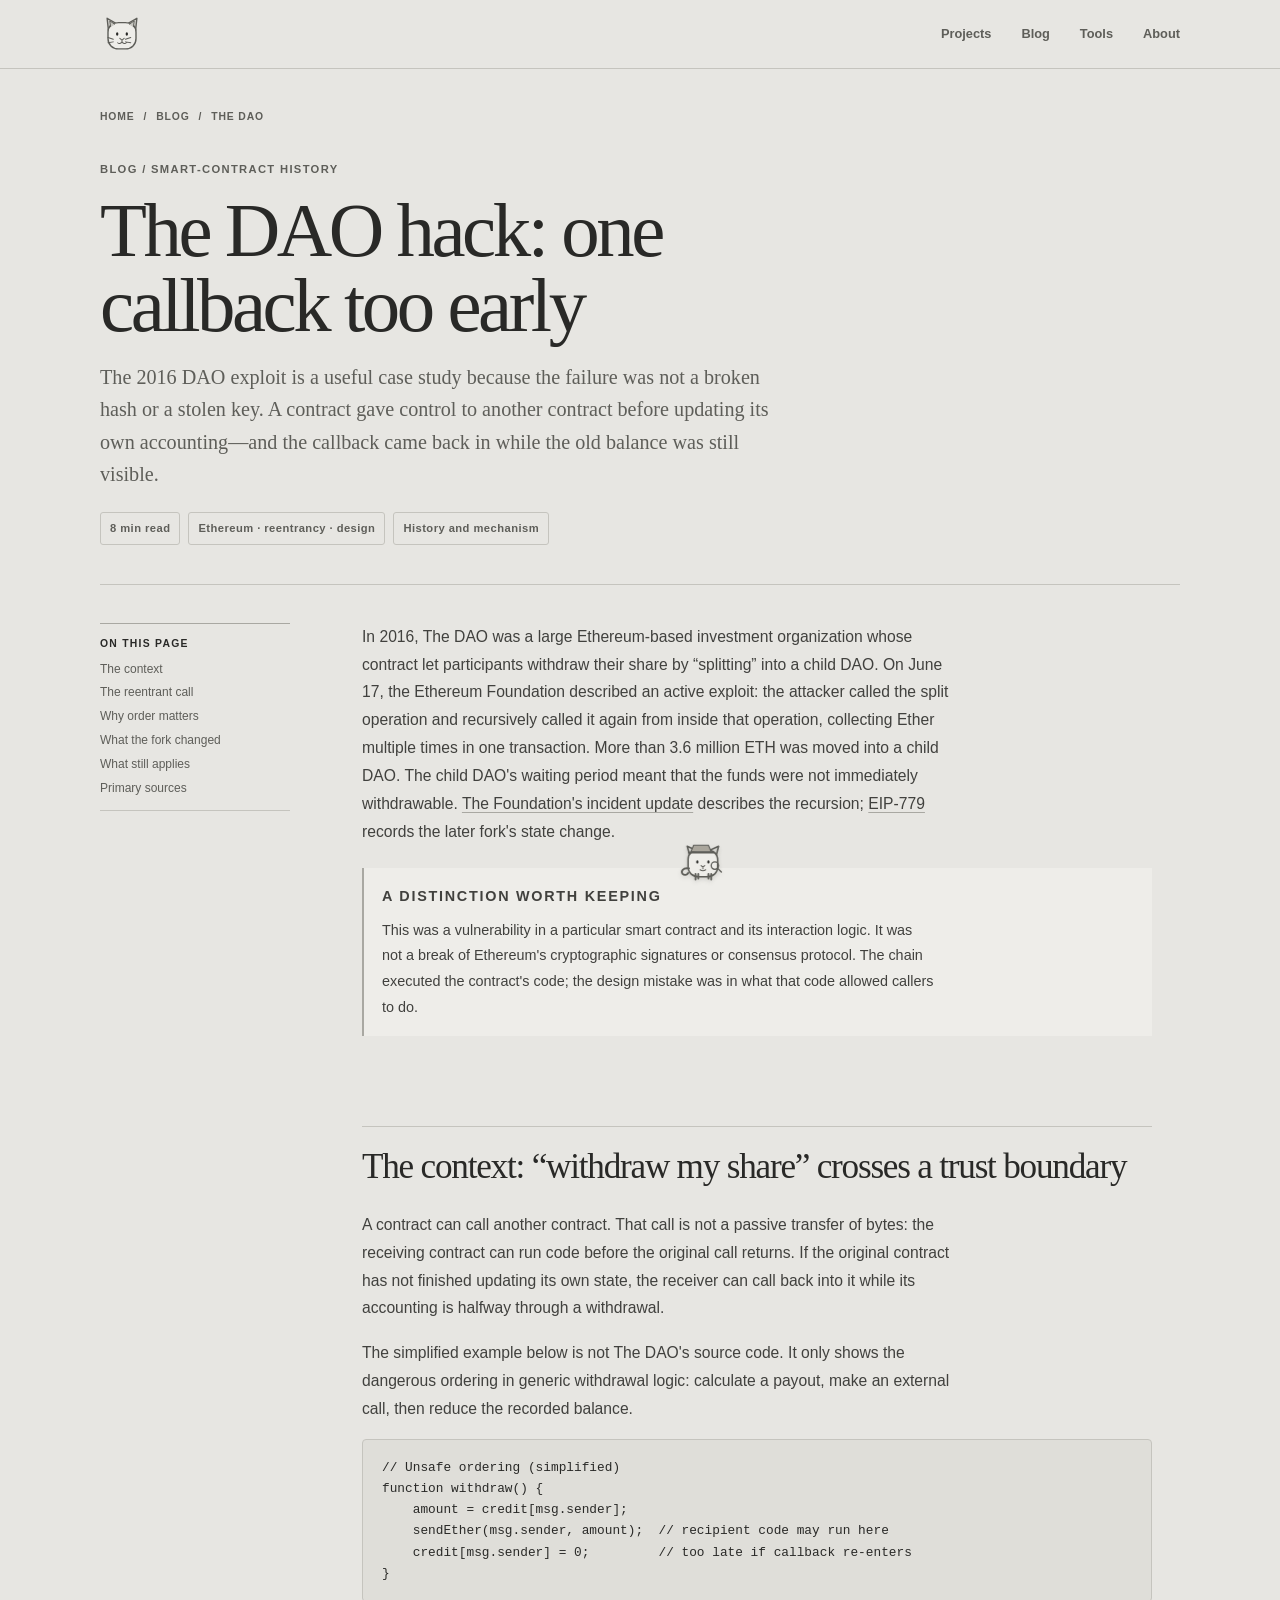
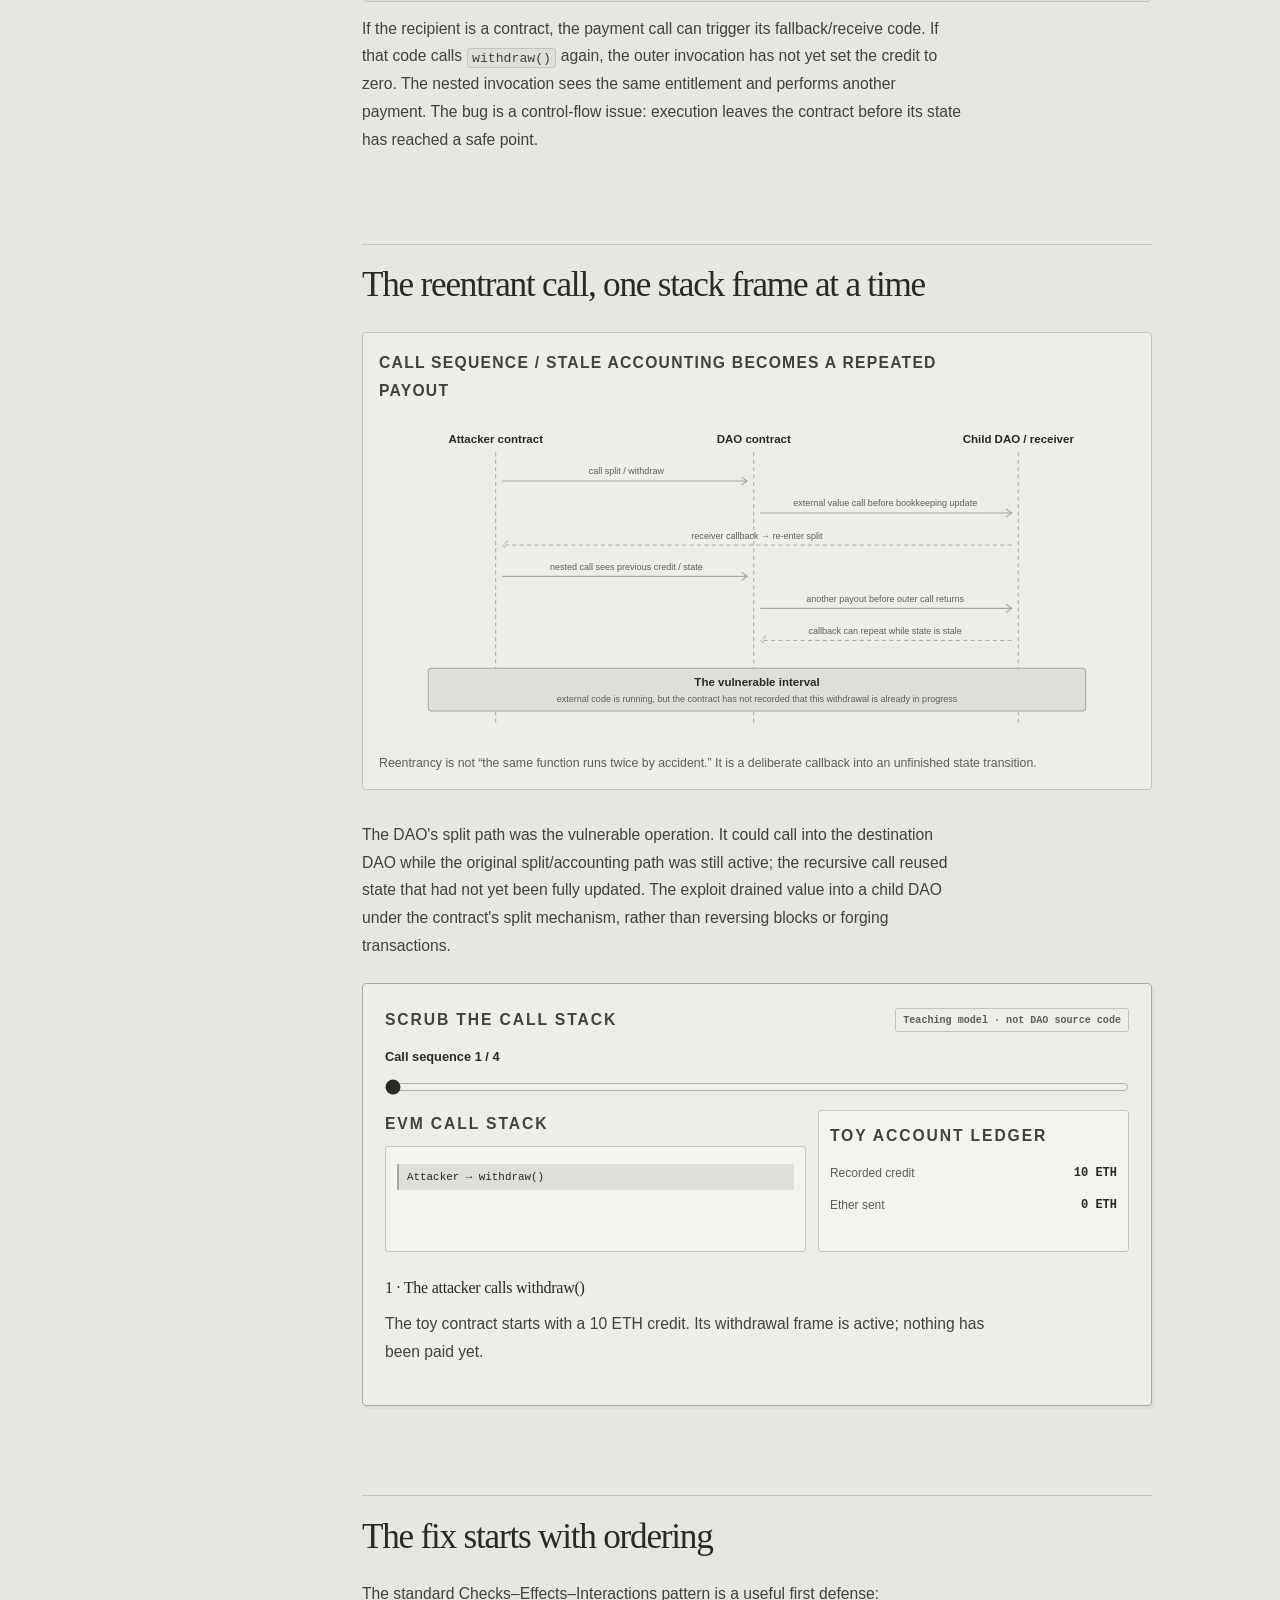
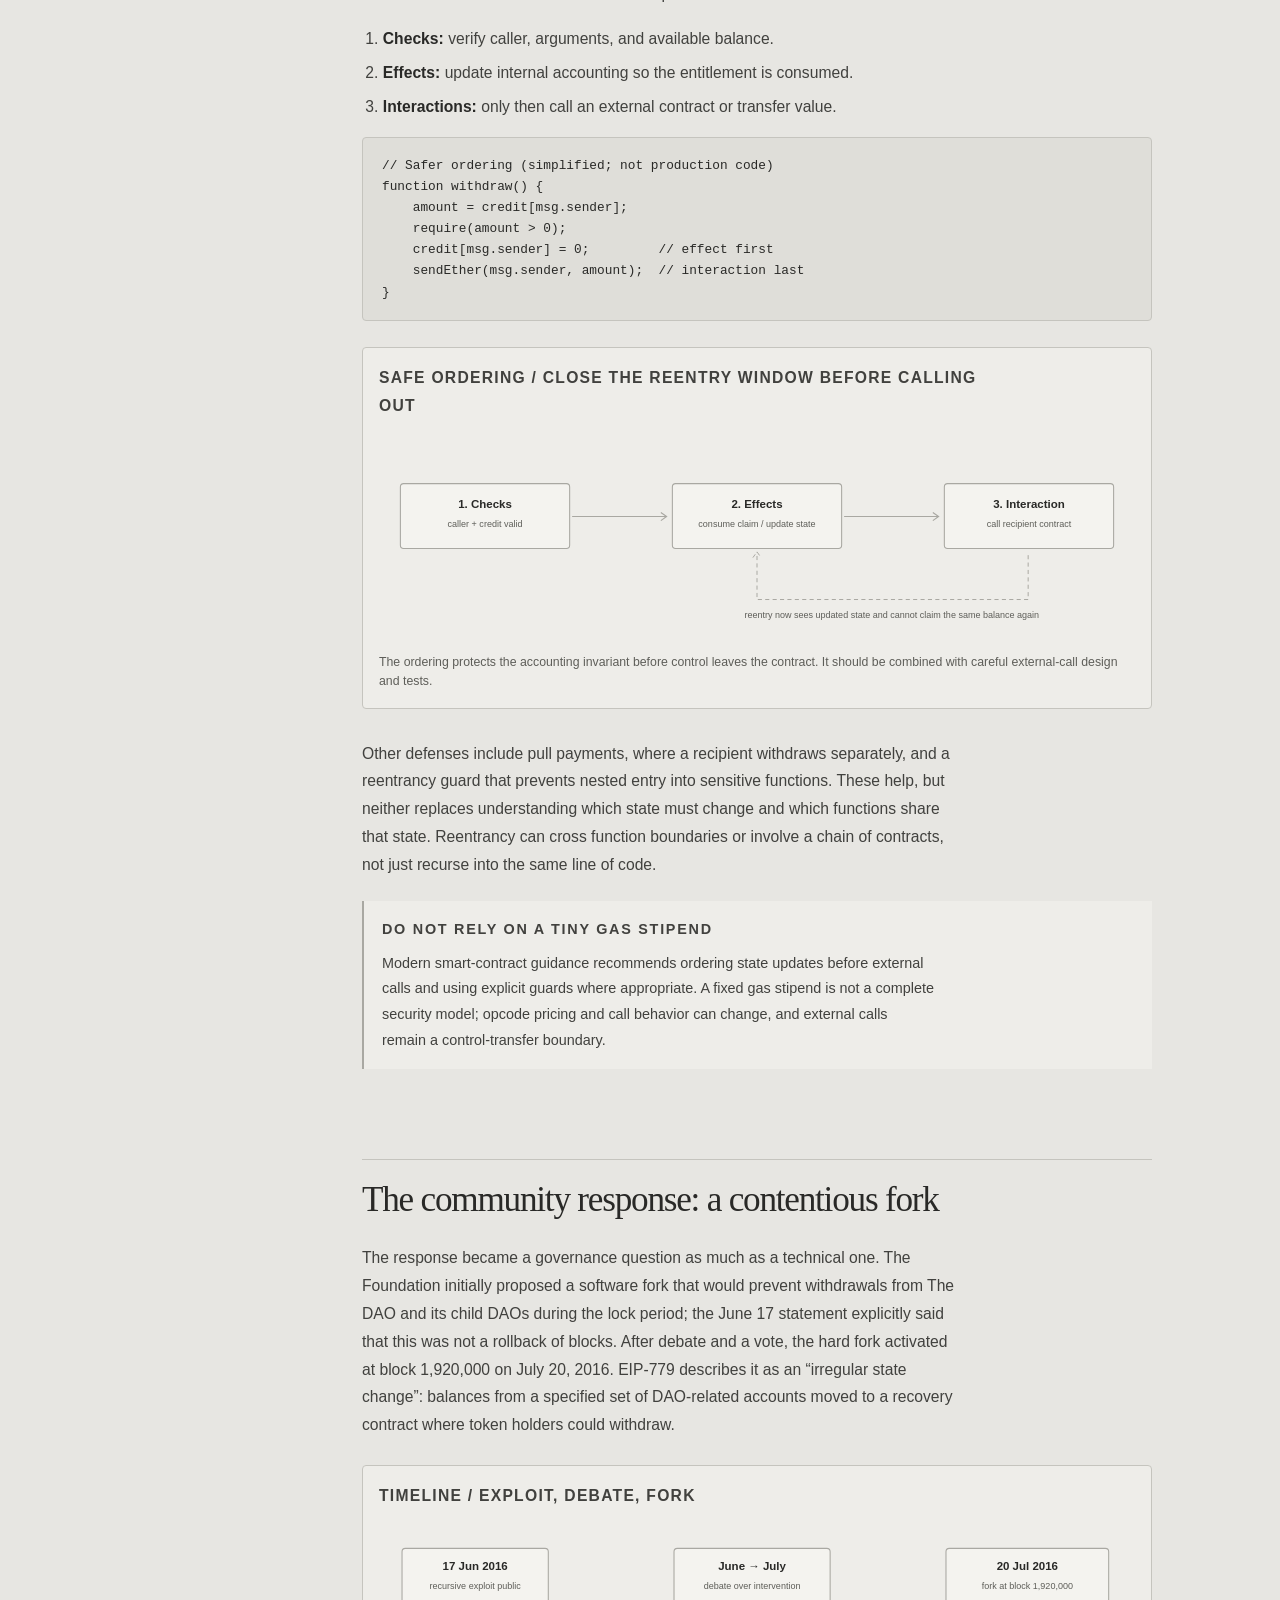
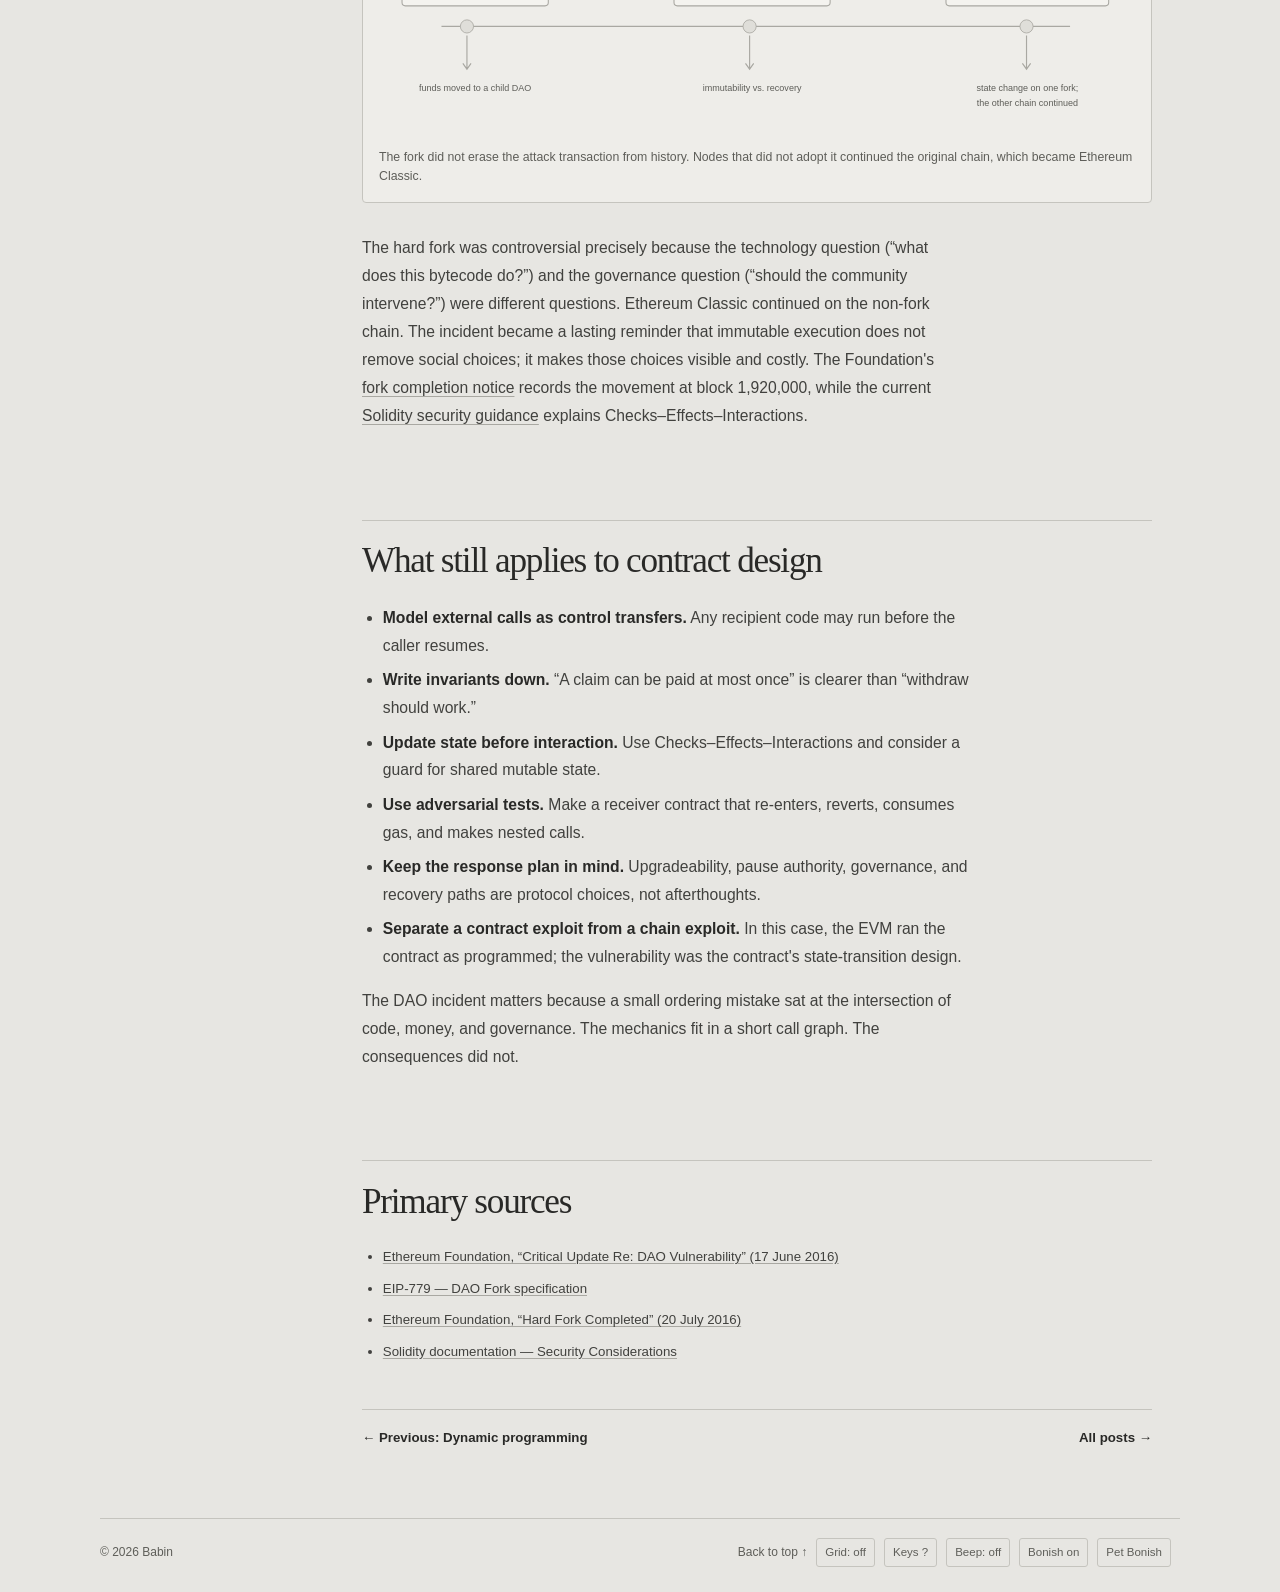
<file: notes/the-dao-hack.html>
<!doctype html>
<html lang="en">
<head><meta charset="utf-8"><meta name="viewport" content="width=device-width, initial-scale=1"><meta name="theme-color" content="#e7e6e2"><meta name="description" content="A technical walkthrough of the 2016 DAO reentrancy exploit, the community's fork response, and the contract design lessons that followed."><title>The DAO hack: one callback too early — Babin</title><link rel="stylesheet" href="../assets/css/site.css?v=20261111-4"></head>
<body>
  <div class="reading-progress" aria-hidden="true"></div>
  <header class="site-header"><nav class="nav wrap" aria-label="Main navigation"><a class="brand" href="../index.html"><svg class="brand-avatar" viewBox="0 0 48 48" aria-hidden="true" focusable="false"><g class="avatar-head"><path d="M8.5 20 7 6l12 7c3-1.5 7-1.5 10 0l12-7-1.5 14" fill="#d4d3ce" stroke="#5e5e59" stroke-width="1.6" stroke-linejoin="round"/><path d="M8 22c0-7 5-11 12-11h8c7 0 12 4 12 11v7c0 7-5 12-12 12h-8C13 41 8 36 8 29z" fill="#eeede9" stroke="#5e5e59" stroke-width="1.6"/><path d="m11 16-1-7 6 4m21 3 1-7-6 4" fill="#c5c4be" stroke="#5e5e59" stroke-width="1.1" stroke-linejoin="round"/><g class="avatar-pupils"><ellipse cx="18.5" cy="24" rx="1.35" ry="2" fill="#292927"/><ellipse cx="29.5" cy="24" rx="1.35" ry="2" fill="#292927"/></g><path d="m21.5 29 2.5 2 2.5-2m-2.5 2v2m0 0c-1.5 2-3.5 2.5-5 1m5-1c1.5 2 3.5 2.5 5 1M14 30l-6-2m6 5-6 1m20-4 6-2m-6 5 6 1" fill="none" stroke="#5e5e59" stroke-width="1.15" stroke-linecap="round" stroke-linejoin="round"/></g></svg></a><div class="nav-links"><a href="../index.html#projects">Projects</a><a href="../index.html#notes">Blog</a><a href="../index.html#tools">Tools</a><a href="../index.html#about">About</a></div></nav></header>
  <main>
    <header class="page-head wrap" id="top"><p class="breadcrumbs"><a href="../index.html">Home</a><span>/</span><a href="../index.html#notes">Blog</a><span>/</span><span>The DAO</span></p><p class="kicker">Blog / Smart-contract history</p><h1>The DAO hack: one callback too early</h1><p class="page-lede">The 2016 DAO exploit is a useful case study because the failure was not a broken hash or a stolen key. A contract gave control to another contract before updating its own accounting—and the callback came back in while the old balance was still visible.</p><div class="page-meta"><span>8 min read</span><span>Ethereum · reentrancy · design</span><span>History and mechanism</span></div></header>
    <div class="article-layout wrap">
      <nav class="toc" aria-label="On this page"><h2>On this page</h2><ol><li><a href="#context">The context</a></li><li><a href="#mechanism">The reentrant call</a></li><li><a href="#ordering">Why order matters</a></li><li><a href="#response">What the fork changed</a></li><li><a href="#lessons">What still applies</a></li><li><a href="#sources">Primary sources</a></li></ol></nav>
      <article class="prose">
        <p>In 2016, The DAO was a large Ethereum-based investment organization whose contract let participants withdraw their share by “splitting” into a child DAO. On June 17, the Ethereum Foundation described an active exploit: the attacker called the split operation and recursively called it again from inside that operation, collecting Ether multiple times in one transaction. More than 3.6 million ETH was moved into a child DAO. The child DAO's waiting period meant that the funds were not immediately withdrawable. <a href="https://blog.ethereum.org/2016/06/17/critical-update-re-dao-vulnerability" target="_blank" rel="noopener noreferrer">The Foundation's incident update</a> describes the recursion; <a href="https://eips.ethereum.org/EIPS/eip-779" target="_blank" rel="noopener noreferrer">EIP-779</a> records the later fork's state change.</p>
        <div class="callout"><p class="small-label">A distinction worth keeping</p><p>This was a vulnerability in a particular smart contract and its interaction logic. It was not a break of Ethereum's cryptographic signatures or consensus protocol. The chain executed the contract's code; the design mistake was in what that code allowed callers to do.</p></div>

        <h2 id="context">The context: “withdraw my share” crosses a trust boundary</h2>
        <p>A contract can call another contract. That call is not a passive transfer of bytes: the receiving contract can run code before the original call returns. If the original contract has not finished updating its own state, the receiver can call back into it while its accounting is halfway through a withdrawal.</p>
        <p>The simplified example below is not The DAO's source code. It only shows the dangerous ordering in generic withdrawal logic: calculate a payout, make an external call, then reduce the recorded balance.</p>
        <pre><code>// Unsafe ordering (simplified)
function withdraw() {
    amount = credit[msg.sender];
    sendEther(msg.sender, amount);  // recipient code may run here
    credit[msg.sender] = 0;         // too late if callback re-enters
}</code></pre>
        <p>If the recipient is a contract, the payment call can trigger its fallback/receive code. If that code calls <code>withdraw()</code> again, the outer invocation has not yet set the credit to zero. The nested invocation sees the same entitlement and performs another payment. The bug is a control-flow issue: execution leaves the contract before its state has reached a safe point.</p>

        <h2 id="mechanism">The reentrant call, one stack frame at a time</h2>
        <figure class="figure"><p class="figure-title">Call sequence / stale accounting becomes a repeated payout</p>
          <svg viewBox="0 0 920 390" role="img" aria-label="Attacker contract calls DAO split. DAO begins withdrawal and calls child DAO before updating accounting. Attacker fallback calls split again. DAO sees the old state and repeats payout. Recursive calls unwind only after repeated effects.">
            <defs><marker id="dao-flow-arrow" viewBox="0 0 10 10" refX="8" refY="5" markerWidth="7" markerHeight="7" orient="auto"><path d="M0 0 10 5 0 10Z" fill="currentColor"/></marker></defs>
            <text x="142" y="27" text-anchor="middle" class="svg-label">Attacker contract</text><text x="456" y="27" text-anchor="middle" class="svg-label">DAO contract</text><text x="778" y="27" text-anchor="middle" class="svg-label">Child DAO / receiver</text>
            <path d="M142 38v329M456 38v329M778 38v329" class="svg-dash"/>
            <path d="M150 73h298m-7-5 7 5-7 5" class="svg-line"/><text x="301" y="65" text-anchor="middle" class="svg-small">call split / withdraw</text>
            <path d="M464 112h306m-7-5 7 5-7 5" class="svg-line"/><text x="616" y="104" text-anchor="middle" class="svg-small">external value call before bookkeeping update</text>
            <path d="M770 151 150 151m7-5-7 5 7 5" class="svg-dash"/><text x="460" y="143" text-anchor="middle" class="svg-small">receiver callback → re-enter split</text>
            <path d="M150 189h298m-7-5 7 5-7 5" class="svg-line"/><text x="301" y="181" text-anchor="middle" class="svg-small">nested call sees previous credit / state</text>
            <path d="M464 228h306m-7-5 7 5-7 5" class="svg-line"/><text x="616" y="220" text-anchor="middle" class="svg-small">another payout before outer call returns</text>
            <path d="M770 267H464m7-5-7 5 7 5" class="svg-dash"/><text x="616" y="259" text-anchor="middle" class="svg-small">callback can repeat while state is stale</text>
            <rect x="60" y="301" width="800" height="52" rx="4" class="svg-node-dark"/><text x="460" y="323" text-anchor="middle" class="svg-label">The vulnerable interval</text><text x="460" y="342" text-anchor="middle" class="svg-small">external code is running, but the contract has not recorded that this withdrawal is already in progress</text>
          </svg>
          <figcaption>Reentrancy is not “the same function runs twice by accident.” It is a deliberate callback into an unfinished state transition.</figcaption>
        </figure>
        <p>The DAO's split path was the vulnerable operation. It could call into the destination DAO while the original split/accounting path was still active; the recursive call reused state that had not yet been fully updated. The exploit drained value into a child DAO under the contract's split mechanism, rather than reversing blocks or forging transactions.</p>

        <section class="micro-lab" id="dao-simulator" aria-labelledby="dao-simulator-title">
          <div class="lab-heading"><p class="small-label" id="dao-simulator-title">Scrub the call stack</p><span class="lab-tag">Teaching model · not DAO source code</span></div>
          <label class="field-label" for="dao-step">Call sequence <output id="dao-step-label" for="dao-step">1 / 4</output></label>
          <input class="range-input" id="dao-step" type="range" min="1" max="4" step="1" value="1">
          <div class="dao-sim-grid"><div><p class="small-label">EVM call stack</p><div class="call-stack" id="dao-stack" aria-label="Call stack at this step"></div></div><div class="dao-ledger"><p class="small-label">Toy account ledger</p><p>Recorded credit <strong id="dao-credit">10 ETH</strong></p><p>Ether sent <strong id="dao-paid">0 ETH</strong></p></div></div>
          <h3 class="sim-step-title" id="dao-step-title">1 · The attacker calls withdraw()</h3>
          <p class="lab-status" id="dao-step-copy" aria-live="polite">The contract starts with a 10 ETH credit. One withdrawal frame is active.</p>
        </section>

        <h2 id="ordering">The fix starts with ordering</h2>
        <p>The standard Checks–Effects–Interactions pattern is a useful first defense:</p>
        <ol><li><strong>Checks:</strong> verify caller, arguments, and available balance.</li><li><strong>Effects:</strong> update internal accounting so the entitlement is consumed.</li><li><strong>Interactions:</strong> only then call an external contract or transfer value.</li></ol>
        <pre><code>// Safer ordering (simplified; not production code)
function withdraw() {
    amount = credit[msg.sender];
    require(amount &gt; 0);
    credit[msg.sender] = 0;         // effect first
    sendEther(msg.sender, amount);  // interaction last
}</code></pre>
        <figure class="figure"><p class="figure-title">Safe ordering / close the reentry window before calling out</p>
          <svg viewBox="0 0 920 250" role="img" aria-label="Checks verify balance and caller, effects update or zero the claim before any external interaction, then payout is sent; a callback now sees no remaining credit">
            <defs><marker id="dao-safe-arrow" viewBox="0 0 10 10" refX="8" refY="5" markerWidth="7" markerHeight="7" orient="auto"><path d="M0 0 10 5 0 10Z" fill="currentColor"/></marker></defs>
            <rect x="26" y="58" width="206" height="79" rx="4" class="svg-node"/><rect x="357" y="58" width="206" height="79" rx="4" class="svg-node"/><rect x="688" y="58" width="206" height="79" rx="4" class="svg-node"/>
            <text x="129" y="88" text-anchor="middle" class="svg-label">1. Checks</text><text x="129" y="111" text-anchor="middle" class="svg-small">caller + credit valid</text><text x="460" y="88" text-anchor="middle" class="svg-label">2. Effects</text><text x="460" y="111" text-anchor="middle" class="svg-small">consume claim / update state</text><text x="791" y="88" text-anchor="middle" class="svg-label">3. Interaction</text><text x="791" y="111" text-anchor="middle" class="svg-small">call recipient contract</text>
            <path d="M235 98h115m-7-5 7 5-7 5M566 98h115m-7-5 7 5-7 5" class="svg-line"/>
            <path d="M790 145v54H460v-58m-5 7 5-7 5 7" class="svg-dash"/><text x="624" y="221" text-anchor="middle" class="svg-small">reentry now sees updated state and cannot claim the same balance again</text>
          </svg>
          <figcaption>The ordering protects the accounting invariant before control leaves the contract. It should be combined with careful external-call design and tests.</figcaption>
        </figure>
        <p>Other defenses include pull payments, where a recipient withdraws separately, and a reentrancy guard that prevents nested entry into sensitive functions. These help, but neither replaces understanding which state must change and which functions share that state. Reentrancy can cross function boundaries or involve a chain of contracts, not just recurse into the same line of code.</p>
        <div class="callout"><p class="small-label">Do not rely on a tiny gas stipend</p><p>Modern smart-contract guidance recommends ordering state updates before external calls and using explicit guards where appropriate. A fixed gas stipend is not a complete security model; opcode pricing and call behavior can change, and external calls remain a control-transfer boundary.</p></div>

        <h2 id="response">The community response: a contentious fork</h2>
        <p>The response became a governance question as much as a technical one. The Foundation initially proposed a software fork that would prevent withdrawals from The DAO and its child DAOs during the lock period; the June 17 statement explicitly said that this was not a rollback of blocks. After debate and a vote, the hard fork activated at block 1,920,000 on July 20, 2016. EIP-779 describes it as an “irregular state change”: balances from a specified set of DAO-related accounts moved to a recovery contract where token holders could withdraw.</p>
        <figure class="figure"><p class="figure-title">Timeline / exploit, debate, fork</p>
          <svg viewBox="0 0 920 255" role="img" aria-label="June 17 2016 Ethereum Foundation reports active recursive DAO exploit; community debates interventions and whether code is law; July 20 2016 hard fork at block 1920000 moves balances to a withdrawal contract; non-fork chain continues as Ethereum Classic">
            <path d="M76 121h765" class="svg-line"/><circle cx="107" cy="121" r="8" class="svg-number"/><circle cx="451" cy="121" r="8" class="svg-number"/><circle cx="788" cy="121" r="8" class="svg-number"/>
            <rect x="28" y="26" width="178" height="70" rx="4" class="svg-node"/><rect x="359" y="26" width="190" height="70" rx="4" class="svg-node"/><rect x="690" y="26" width="198" height="70" rx="4" class="svg-node"/>
            <text x="117" y="52" text-anchor="middle" class="svg-label">17 Jun 2016</text><text x="117" y="75" text-anchor="middle" class="svg-small">recursive exploit public</text><text x="454" y="52" text-anchor="middle" class="svg-label">June → July</text><text x="454" y="75" text-anchor="middle" class="svg-small">debate over intervention</text><text x="789" y="52" text-anchor="middle" class="svg-label">20 Jul 2016</text><text x="789" y="75" text-anchor="middle" class="svg-small">fork at block 1,920,000</text>
            <path d="M107 132v41m-5-7 5 7 5-7M451 132v41m-5-7 5 7 5-7M788 132v41m-5-7 5 7 5-7" class="svg-line"/>
            <text x="117" y="199" text-anchor="middle" class="svg-small">funds moved to a child DAO</text><text x="454" y="199" text-anchor="middle" class="svg-small">immutability vs. recovery</text><text x="789" y="199" text-anchor="middle" class="svg-small">state change on one fork;</text><text x="789" y="218" text-anchor="middle" class="svg-small">the other chain continued</text>
          </svg>
          <figcaption>The fork did not erase the attack transaction from history. Nodes that did not adopt it continued the original chain, which became Ethereum Classic.</figcaption>
        </figure>
        <p>The hard fork was controversial precisely because the technology question (“what does this bytecode do?”) and the governance question (“should the community intervene?”) were different questions. Ethereum Classic continued on the non-fork chain. The incident became a lasting reminder that immutable execution does not remove social choices; it makes those choices visible and costly. The Foundation's <a href="https://blog.ethereum.org/en/2016/07/20/hard-fork-completed" target="_blank" rel="noopener noreferrer">fork completion notice</a> records the movement at block 1,920,000, while the current <a href="https://docs.soliditylang.org/en/latest/security-considerations.html" target="_blank" rel="noopener noreferrer">Solidity security guidance</a> explains Checks–Effects–Interactions.</p>

        <h2 id="lessons">What still applies to contract design</h2>
        <ul><li><strong>Model external calls as control transfers.</strong> Any recipient code may run before the caller resumes.</li><li><strong>Write invariants down.</strong> “A claim can be paid at most once” is clearer than “withdraw should work.”</li><li><strong>Update state before interaction.</strong> Use Checks–Effects–Interactions and consider a guard for shared mutable state.</li><li><strong>Use adversarial tests.</strong> Make a receiver contract that re-enters, reverts, consumes gas, and makes nested calls.</li><li><strong>Keep the response plan in mind.</strong> Upgradeability, pause authority, governance, and recovery paths are protocol choices, not afterthoughts.</li><li><strong>Separate a contract exploit from a chain exploit.</strong> In this case, the EVM ran the contract as programmed; the vulnerability was the contract's state-transition design.</li></ul>
        <p>The DAO incident matters because a small ordering mistake sat at the intersection of code, money, and governance. The mechanics fit in a short call graph. The consequences did not.</p>
        <h2 id="sources">Primary sources</h2>
        <ul class="source-list"><li><a href="https://blog.ethereum.org/2016/06/17/critical-update-re-dao-vulnerability" target="_blank" rel="noopener noreferrer">Ethereum Foundation, “Critical Update Re: DAO Vulnerability” (17 June 2016)</a></li><li><a href="https://eips.ethereum.org/EIPS/eip-779" target="_blank" rel="noopener noreferrer">EIP-779 — DAO Fork specification</a></li><li><a href="https://blog.ethereum.org/en/2016/07/20/hard-fork-completed" target="_blank" rel="noopener noreferrer">Ethereum Foundation, “Hard Fork Completed” (20 July 2016)</a></li><li><a href="https://docs.soliditylang.org/en/latest/security-considerations.html" target="_blank" rel="noopener noreferrer">Solidity documentation — Security Considerations</a></li></ul>
        <div class="next-links"><a href="dynamic-programming.html">← Previous: Dynamic programming</a><a href="../index.html#notes">All posts →</a></div>
      </article>
    </div>
  </main>
  <footer class="site-footer wrap"><div class="footer-row"><span>© <span id="year">2026</span> Babin</span><span class="footer-links"><a href="#top">Back to top ↑</a><button class="buddy-toggle utility-toggle" id="grid-toggle" type="button" aria-pressed="false">Grid: off</button><button class="buddy-toggle utility-toggle" id="shortcuts-toggle" type="button" aria-haspopup="dialog">Keys ?</button><button class="buddy-toggle" id="sound-toggle" type="button" aria-pressed="false" aria-label="Turn beep sounds on">Beep: off</button><button class="buddy-toggle" id="pip-toggle" hidden type="button" aria-pressed="true">Bonish on</button></span></div></footer><script src="../assets/js/site.js"></script>
</body></html>
</file>
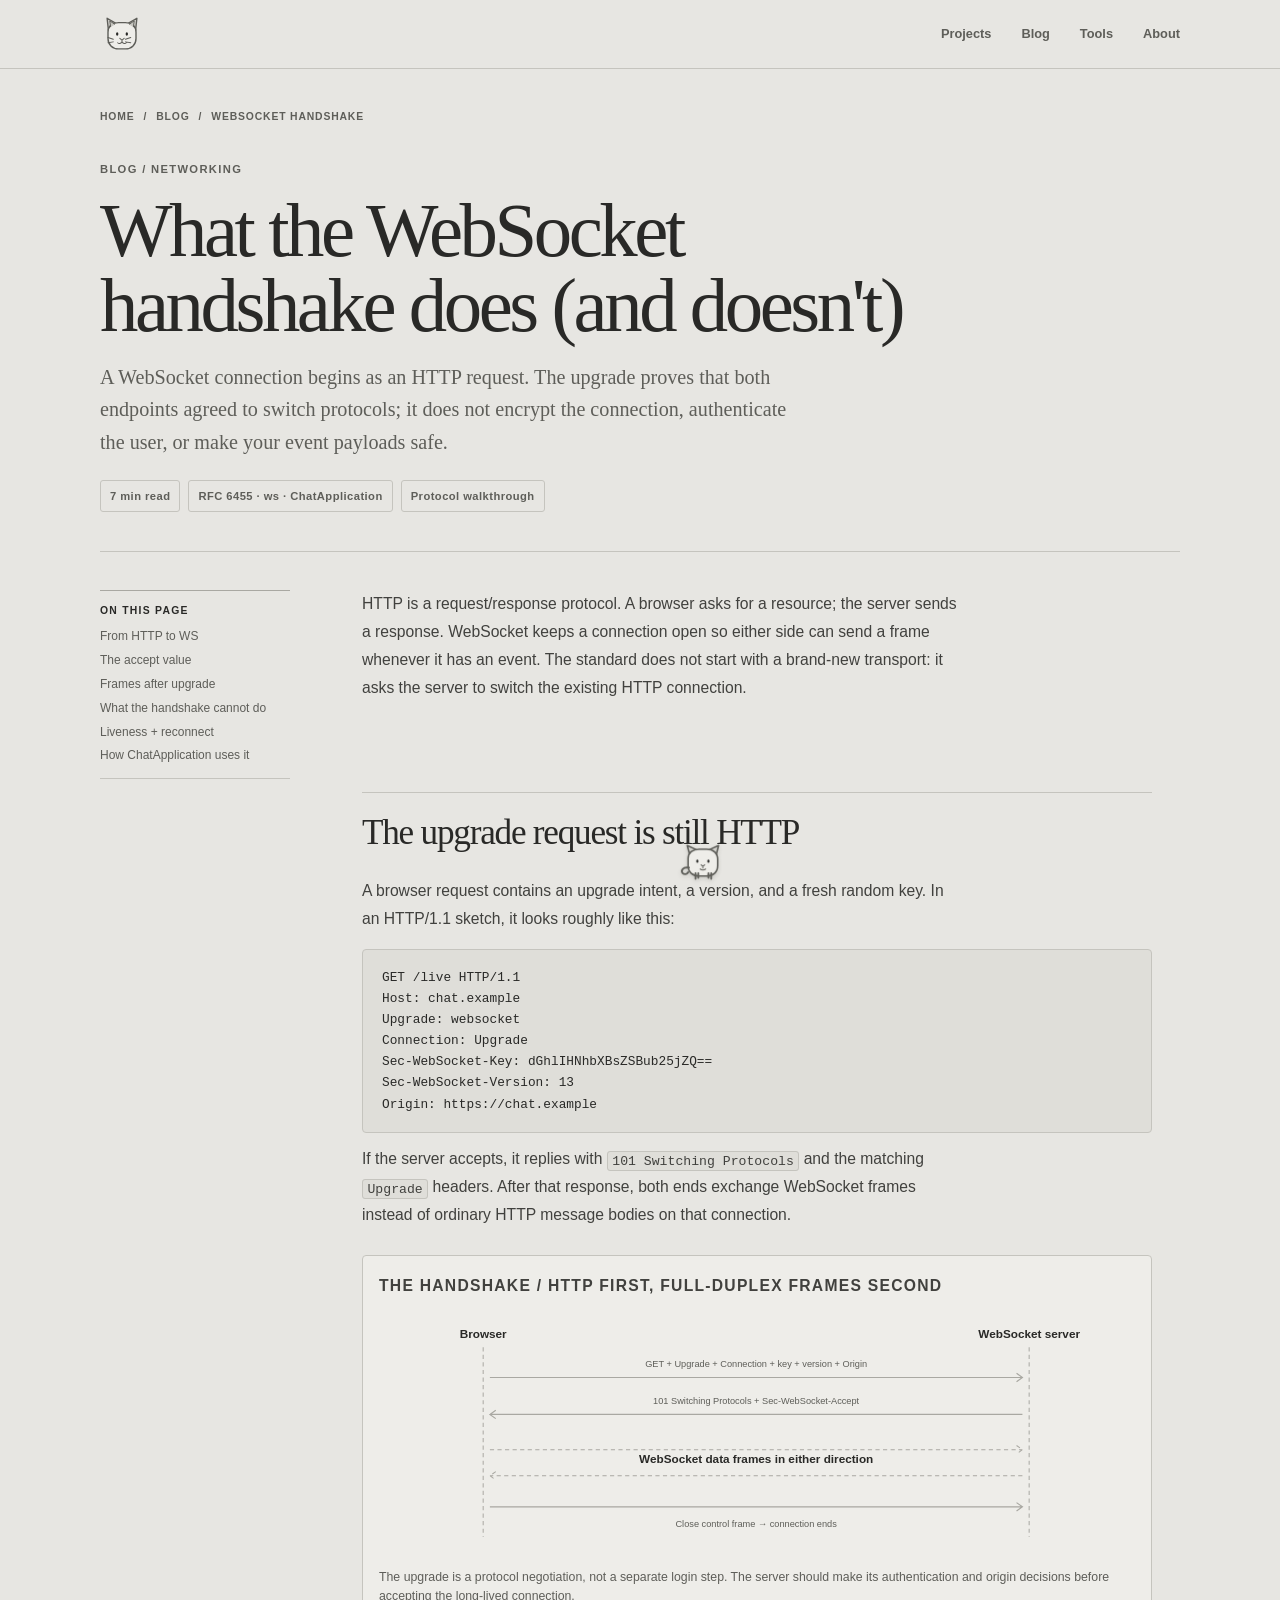
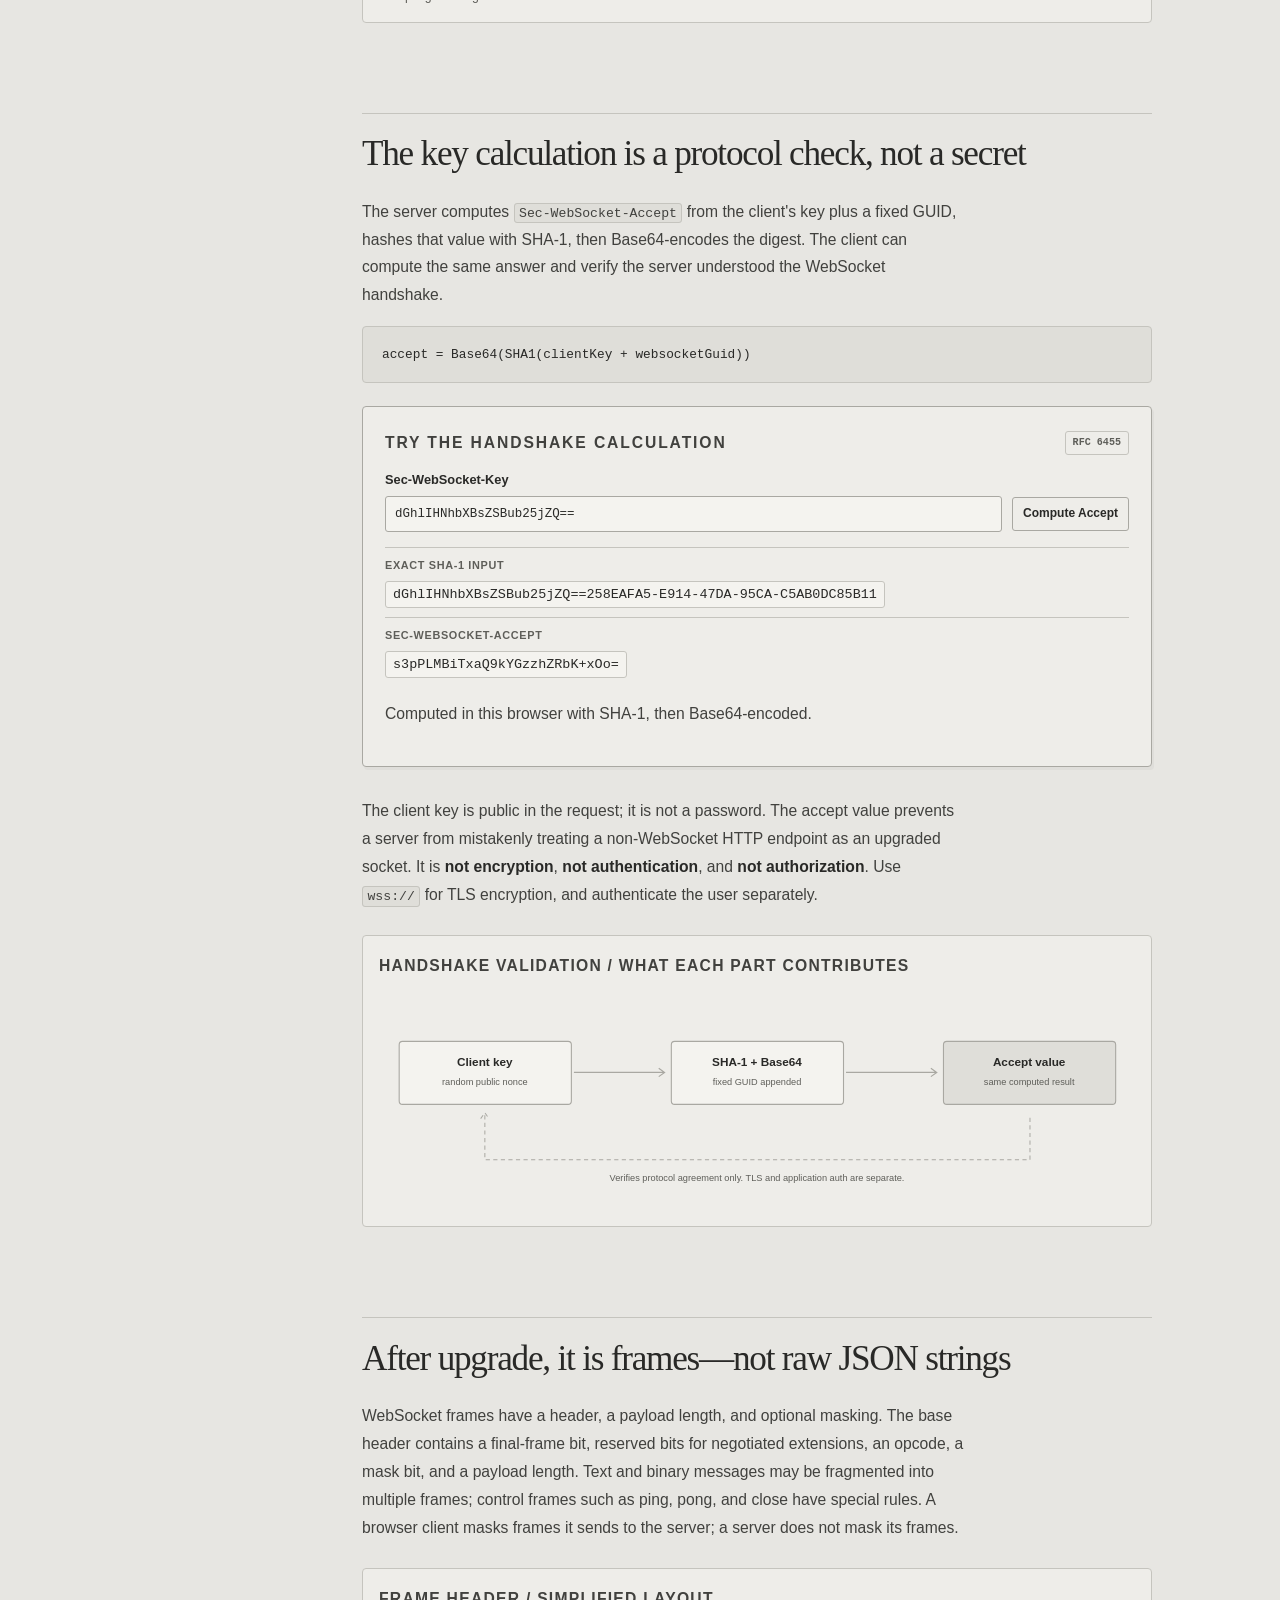
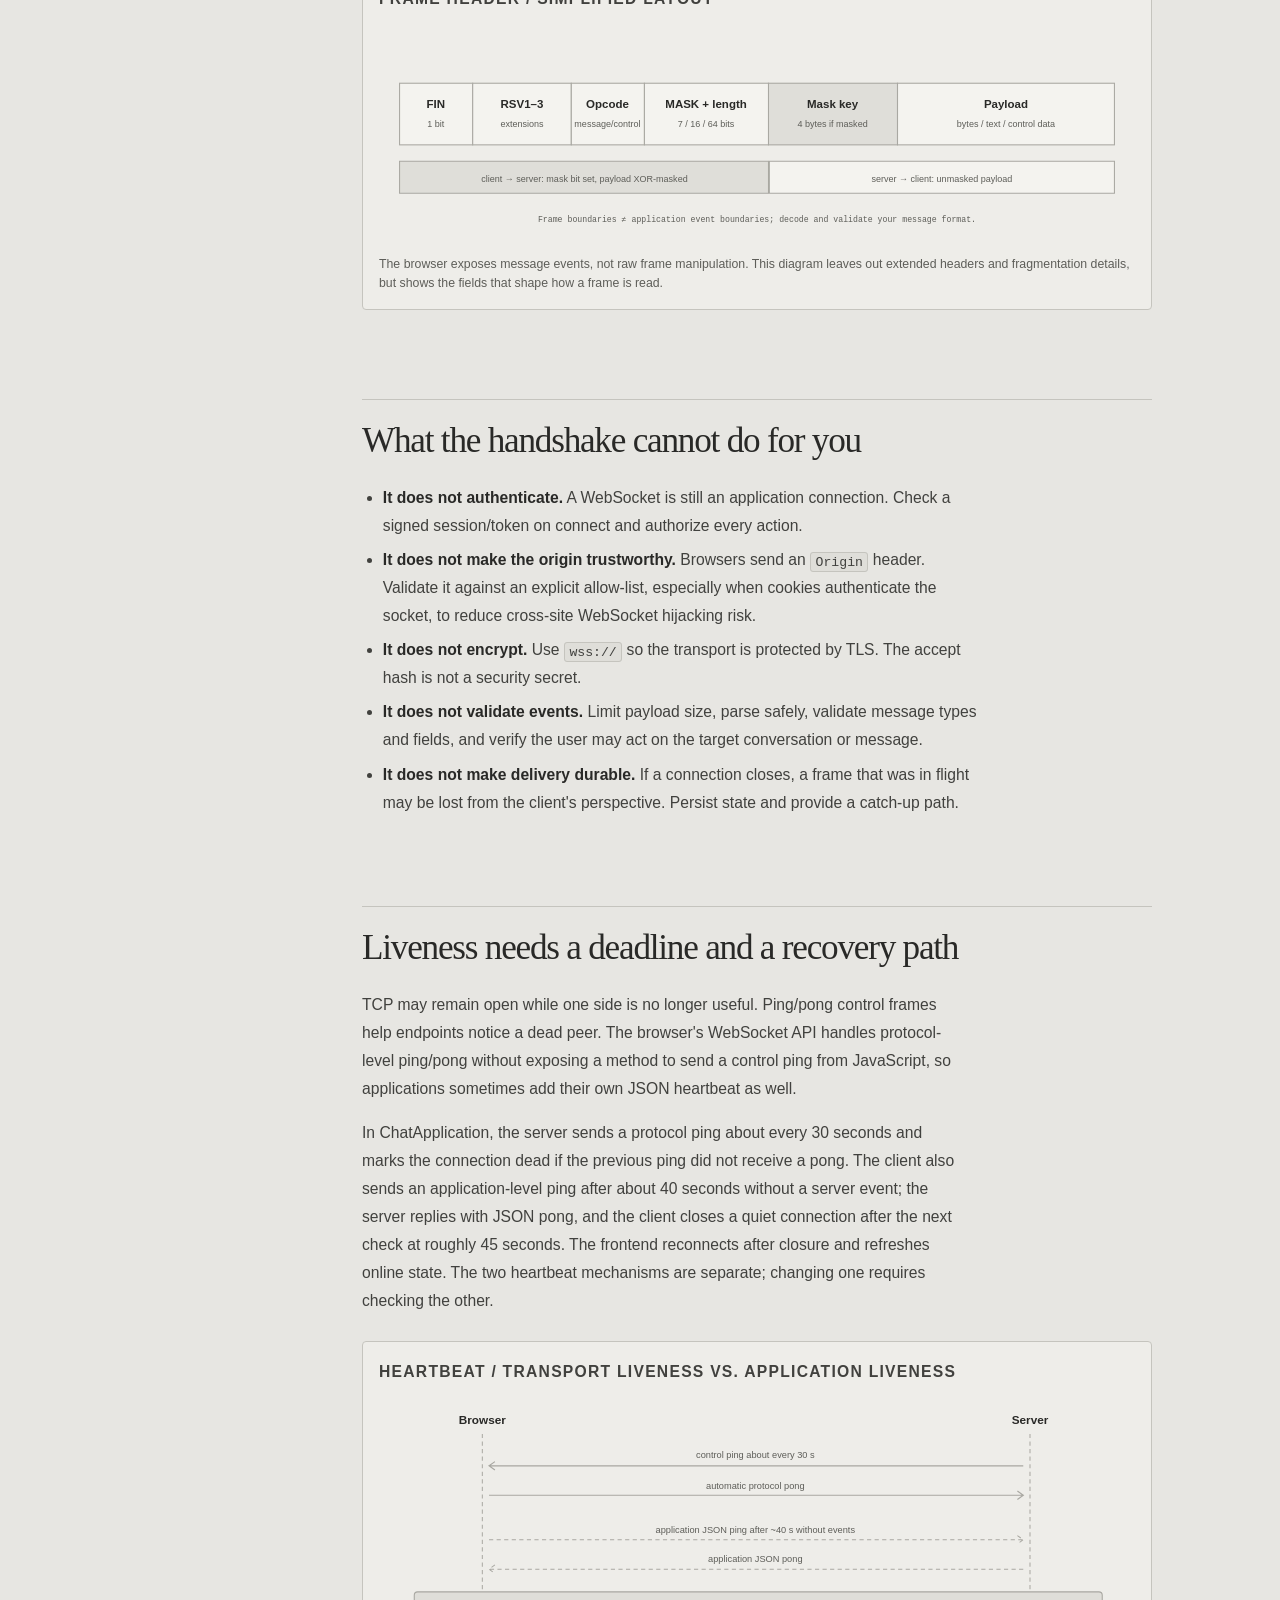
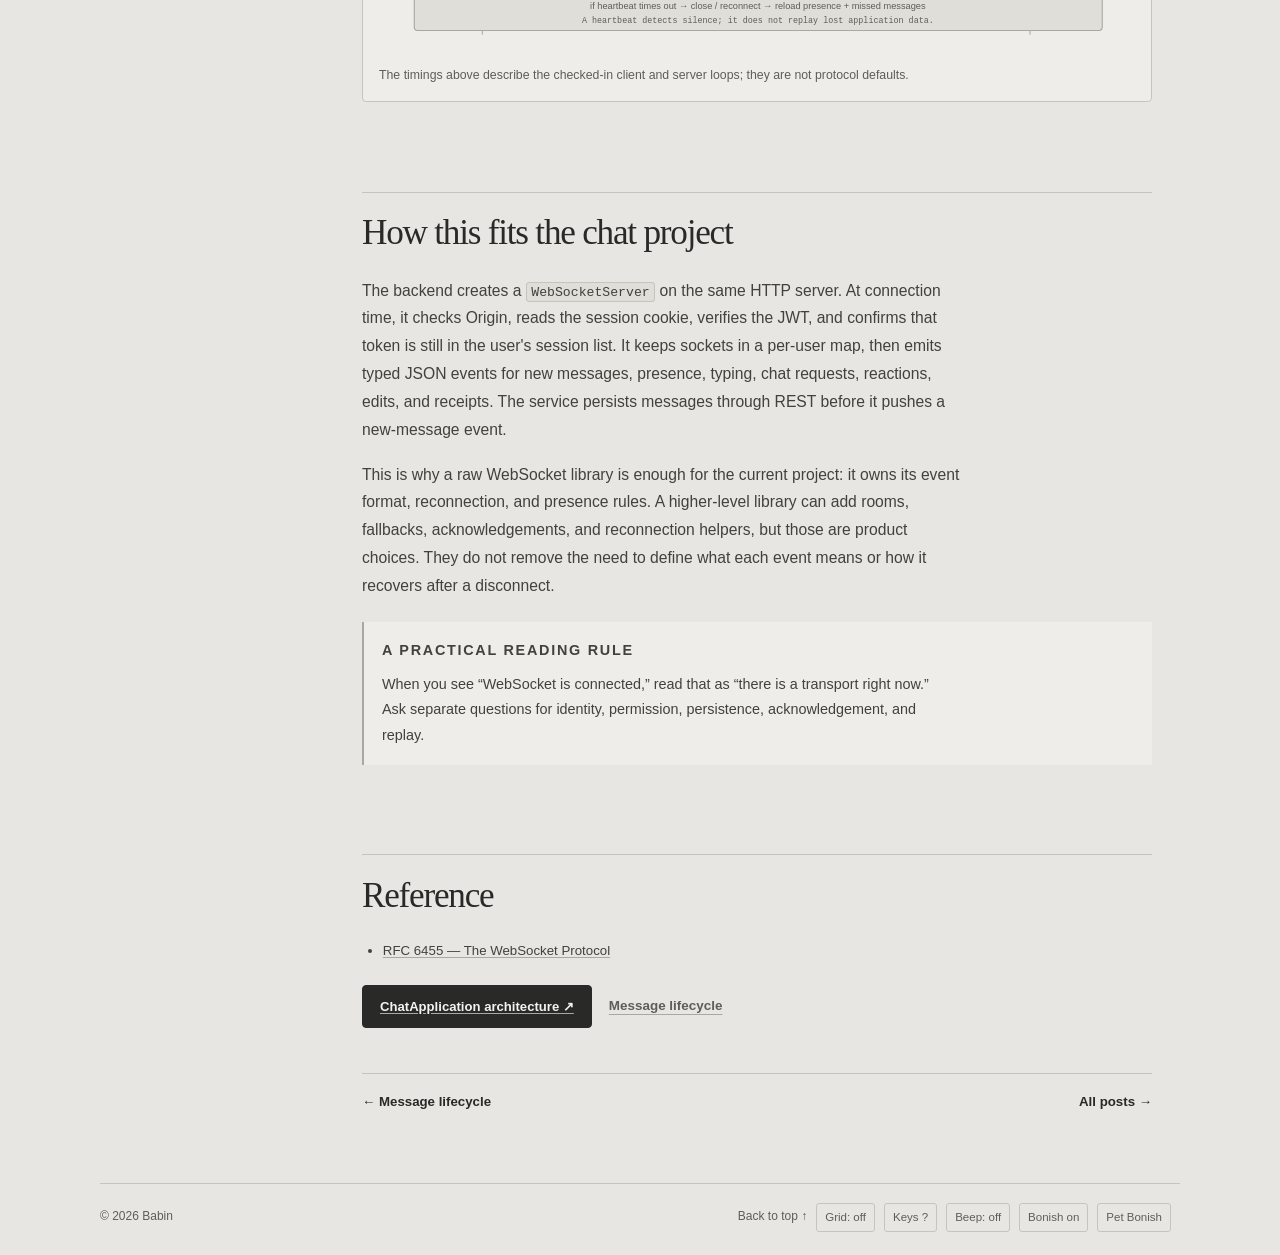
<file: notes/websocket-handshake.html>
<!doctype html>
<html lang="en">
<head><meta charset="utf-8"><meta name="viewport" content="width=device-width, initial-scale=1"><meta name="theme-color" content="#e7e6e2"><meta name="description" content="How the WebSocket HTTP upgrade, accept key, frame rules, origin checks, and heartbeat behavior work in ChatApplication."><title>What the WebSocket handshake does — Babin</title><link rel="stylesheet" href="../assets/css/site.css?v=20261111-4"></head>
<body>
  <div class="reading-progress" aria-hidden="true"></div>
  <header class="site-header"><nav class="nav wrap" aria-label="Main navigation"><a class="brand" href="../index.html"><svg class="brand-avatar" viewBox="0 0 48 48" aria-hidden="true" focusable="false"><g class="avatar-head"><path d="M8.5 20 7 6l12 7c3-1.5 7-1.5 10 0l12-7-1.5 14" fill="#d4d3ce" stroke="#5e5e59" stroke-width="1.6" stroke-linejoin="round"/><path d="M8 22c0-7 5-11 12-11h8c7 0 12 4 12 11v7c0 7-5 12-12 12h-8C13 41 8 36 8 29z" fill="#eeede9" stroke="#5e5e59" stroke-width="1.6"/><path d="m11 16-1-7 6 4m21 3 1-7-6 4" fill="#c5c4be" stroke="#5e5e59" stroke-width="1.1" stroke-linejoin="round"/><g class="avatar-pupils"><ellipse cx="18.5" cy="24" rx="1.35" ry="2" fill="#292927"/><ellipse cx="29.5" cy="24" rx="1.35" ry="2" fill="#292927"/></g><path d="m21.5 29 2.5 2 2.5-2m-2.5 2v2m0 0c-1.5 2-3.5 2.5-5 1m5-1c1.5 2 3.5 2.5 5 1M14 30l-6-2m6 5-6 1m20-4 6-2m-6 5 6 1" fill="none" stroke="#5e5e59" stroke-width="1.15" stroke-linecap="round" stroke-linejoin="round"/></g></svg></a><div class="nav-links"><a href="../index.html#projects">Projects</a><a href="../index.html#notes">Blog</a><a href="../index.html#tools">Tools</a><a href="../index.html#about">About</a></div></nav></header>
  <main>
    <header class="page-head wrap" id="top"><p class="breadcrumbs"><a href="../index.html">Home</a><span>/</span><a href="../index.html#notes">Blog</a><span>/</span><span>WebSocket handshake</span></p><p class="kicker">Blog / Networking</p><h1>What the WebSocket handshake does (and doesn't)</h1><p class="page-lede">A WebSocket connection begins as an HTTP request. The upgrade proves that both endpoints agreed to switch protocols; it does not encrypt the connection, authenticate the user, or make your event payloads safe.</p><div class="page-meta"><span>7 min read</span><span>RFC 6455 · ws · ChatApplication</span><span>Protocol walkthrough</span></div></header>
    <div class="article-layout wrap">
      <nav class="toc" aria-label="On this page"><h2>On this page</h2><ol><li><a href="#upgrade">From HTTP to WS</a></li><li><a href="#accept">The accept value</a></li><li><a href="#frames">Frames after upgrade</a></li><li><a href="#security">What the handshake cannot do</a></li><li><a href="#heartbeat">Liveness + reconnect</a></li><li><a href="#project">How ChatApplication uses it</a></li></ol></nav>
      <article class="prose">
        <p>HTTP is a request/response protocol. A browser asks for a resource; the server sends a response. WebSocket keeps a connection open so either side can send a frame whenever it has an event. The standard does not start with a brand-new transport: it asks the server to switch the existing HTTP connection.</p>
        <h2 id="upgrade">The upgrade request is still HTTP</h2>
        <p>A browser request contains an upgrade intent, a version, and a fresh random key. In an HTTP/1.1 sketch, it looks roughly like this:</p>
        <pre><code>GET /live HTTP/1.1
Host: chat.example
Upgrade: websocket
Connection: Upgrade
Sec-WebSocket-Key: dGhlIHNhbXBsZSBub25jZQ==
Sec-WebSocket-Version: 13
Origin: https://chat.example</code></pre>
        <p>If the server accepts, it replies with <code>101 Switching Protocols</code> and the matching <code>Upgrade</code> headers. After that response, both ends exchange WebSocket frames instead of ordinary HTTP message bodies on that connection.</p>
        <figure class="figure"><p class="figure-title">The handshake / HTTP first, full-duplex frames second</p>
          <svg viewBox="0 0 900 285" role="img" aria-label="Client sends GET with Upgrade websocket, connection upgrade, key and version. Server checks origin and authentication then returns 101 with accept value. The connection then carries frames in both directions until close.">
            <defs><marker id="ws-upgrade-arrow" viewBox="0 0 10 10" refX="8" refY="5" markerWidth="7" markerHeight="7" orient="auto"><path d="M0 0 10 5 0 10Z" fill="currentColor"/></marker></defs>
            <text x="124" y="25" text-anchor="middle" class="svg-label">Browser</text><text x="774" y="25" text-anchor="middle" class="svg-label">WebSocket server</text><path d="M124 36v226M774 36v226" class="svg-dash"/>
            <path d="M132 72h634m-7-5 7 5-7 5" class="svg-line"/><text x="449" y="59" text-anchor="middle" class="svg-small">GET + Upgrade + Connection + key + version + Origin</text>
            <path d="M766 116H132m7-5-7 5 7 5" class="svg-line"/><text x="449" y="103" text-anchor="middle" class="svg-small">101 Switching Protocols + Sec-WebSocket-Accept</text>
            <path d="M132 158h634m-7-5 7 5-7 5" class="svg-dash"/><path d="M766 189H132m7-5-7 5 7 5" class="svg-dash"/><text x="449" y="174" text-anchor="middle" class="svg-label">WebSocket data frames in either direction</text>
            <path d="M132 226h634m-7-5 7 5-7 5" class="svg-line"/><text x="449" y="250" text-anchor="middle" class="svg-small">Close control frame → connection ends</text>
          </svg>
          <figcaption>The upgrade is a protocol negotiation, not a separate login step. The server should make its authentication and origin decisions before accepting the long-lived connection.</figcaption>
        </figure>

        <h2 id="accept">The key calculation is a protocol check, not a secret</h2>
        <p>The server computes <code>Sec-WebSocket-Accept</code> from the client's key plus a fixed GUID, hashes that value with SHA-1, then Base64-encodes the digest. The client can compute the same answer and verify the server understood the WebSocket handshake.</p>
        <pre><code>accept = Base64(SHA1(clientKey + websocketGuid))</code></pre>
        <section class="micro-lab" id="ws-calculator" aria-labelledby="ws-calculator-title">
          <div class="lab-heading"><p class="small-label" id="ws-calculator-title">Try the handshake calculation</p><span class="lab-tag">RFC 6455</span></div>
          <label class="field-label" for="ws-key">Sec-WebSocket-Key</label>
          <div class="field-row"><input id="ws-key" type="text" spellcheck="false" autocomplete="off" value="dGhlIHNhbXBsZSBub25jZQ=="><button class="quiet-button" id="ws-compute" type="button">Compute Accept</button></div>
          <dl class="calc-output"><div><dt>Exact SHA-1 input</dt><dd><code id="ws-concat">Enter a key to compute.</code></dd></div><div><dt>Sec-WebSocket-Accept</dt><dd><code id="ws-accept" aria-live="polite">—</code></dd></div></dl>
          <p class="lab-status" id="ws-calc-status" role="status">The sample key should produce <code>s3pPLMBiTxaQ9kYGzzhZRbK+xOo=</code>.</p>
        </section>
        <p>The client key is public in the request; it is not a password. The accept value prevents a server from mistakenly treating a non-WebSocket HTTP endpoint as an upgraded socket. It is <strong>not encryption</strong>, <strong>not authentication</strong>, and <strong>not authorization</strong>. Use <code>wss://</code> for TLS encryption, and authenticate the user separately.</p>
        <figure class="figure"><p class="figure-title">Handshake validation / what each part contributes</p>
          <svg viewBox="0 0 900 255" role="img" aria-label="Client random key plus fixed GUID is hashed and base64 encoded by server to produce accept response. This confirms protocol agreement but carries no secret and does not prove user identity.">
            <defs><marker id="ws-key-arrow" viewBox="0 0 10 10" refX="8" refY="5" markerWidth="7" markerHeight="7" orient="auto"><path d="M0 0 10 5 0 10Z" fill="currentColor"/></marker></defs>
            <rect x="24" y="54" width="205" height="75" rx="4" class="svg-node"/><rect x="348" y="54" width="205" height="75" rx="4" class="svg-node"/><rect x="672" y="54" width="205" height="75" rx="4" class="svg-node-dark"/>
            <text x="126" y="83" text-anchor="middle" class="svg-label">Client key</text><text x="126" y="106" text-anchor="middle" class="svg-small">random public nonce</text><text x="450" y="83" text-anchor="middle" class="svg-label">SHA-1 + Base64</text><text x="450" y="106" text-anchor="middle" class="svg-small">fixed GUID appended</text><text x="774" y="83" text-anchor="middle" class="svg-label">Accept value</text><text x="774" y="106" text-anchor="middle" class="svg-small">same computed result</text>
            <path d="M232 91h108m-7-5 7 5-7 5M556 91h108m-7-5 7 5-7 5" class="svg-line"/>
            <path d="M775 145v50H126v-56m-5 7 5-7 5 7" class="svg-dash"/><text x="450" y="220" text-anchor="middle" class="svg-small">Verifies protocol agreement only. TLS and application auth are separate.</text>
          </svg>
        </figure>

        <h2 id="frames">After upgrade, it is frames—not raw JSON strings</h2>
        <p>WebSocket frames have a header, a payload length, and optional masking. The base header contains a final-frame bit, reserved bits for negotiated extensions, an opcode, a mask bit, and a payload length. Text and binary messages may be fragmented into multiple frames; control frames such as ping, pong, and close have special rules. A browser client masks frames it sends to the server; a server does not mask its frames.</p>
        <figure class="figure"><p class="figure-title">Frame header / simplified layout</p>
          <svg viewBox="0 0 920 260" role="img" aria-label="WebSocket frame begins with FIN, RSV1 to RSV3 and opcode bits, then MASK bit and payload length; optional 4-byte mask key and payload follow. Browser-to-server frames are masked.">
            <rect x="25" y="66" width="89" height="75" class="svg-node"/><rect x="114" y="66" width="120" height="75" class="svg-node"/><rect x="234" y="66" width="89" height="75" class="svg-node"/><rect x="323" y="66" width="151" height="75" class="svg-node"/><rect x="474" y="66" width="157" height="75" class="svg-node-dark"/><rect x="631" y="66" width="264" height="75" class="svg-node"/>
            <text x="69" y="96" text-anchor="middle" class="svg-label">FIN</text><text x="69" y="119" text-anchor="middle" class="svg-small">1 bit</text><text x="174" y="96" text-anchor="middle" class="svg-label">RSV1–3</text><text x="174" y="119" text-anchor="middle" class="svg-small">extensions</text><text x="278" y="96" text-anchor="middle" class="svg-label">Opcode</text><text x="278" y="119" text-anchor="middle" class="svg-small">message/control</text><text x="398" y="96" text-anchor="middle" class="svg-label">MASK + length</text><text x="398" y="119" text-anchor="middle" class="svg-small">7 / 16 / 64 bits</text><text x="552" y="96" text-anchor="middle" class="svg-label">Mask key</text><text x="552" y="119" text-anchor="middle" class="svg-small">4 bytes if masked</text><text x="763" y="96" text-anchor="middle" class="svg-label">Payload</text><text x="763" y="119" text-anchor="middle" class="svg-small">bytes / text / control data</text>
            <path d="M25 161h449v39H25Z" class="svg-node-dark"/><text x="250" y="186" text-anchor="middle" class="svg-small">client → server: mask bit set, payload XOR-masked</text><path d="M475 161h420v39H475Z" class="svg-node"/><text x="685" y="186" text-anchor="middle" class="svg-small">server → client: unmasked payload</text>
            <text x="460" y="235" text-anchor="middle" class="svg-mono">Frame boundaries ≠ application event boundaries; decode and validate your message format.</text>
          </svg>
          <figcaption>The browser exposes message events, not raw frame manipulation. This diagram leaves out extended headers and fragmentation details, but shows the fields that shape how a frame is read.</figcaption>
        </figure>

        <h2 id="security">What the handshake cannot do for you</h2>
        <ul><li><strong>It does not authenticate.</strong> A WebSocket is still an application connection. Check a signed session/token on connect and authorize every action.</li><li><strong>It does not make the origin trustworthy.</strong> Browsers send an <code>Origin</code> header. Validate it against an explicit allow-list, especially when cookies authenticate the socket, to reduce cross-site WebSocket hijacking risk.</li><li><strong>It does not encrypt.</strong> Use <code>wss://</code> so the transport is protected by TLS. The accept hash is not a security secret.</li><li><strong>It does not validate events.</strong> Limit payload size, parse safely, validate message types and fields, and verify the user may act on the target conversation or message.</li><li><strong>It does not make delivery durable.</strong> If a connection closes, a frame that was in flight may be lost from the client's perspective. Persist state and provide a catch-up path.</li></ul>

        <h2 id="heartbeat">Liveness needs a deadline and a recovery path</h2>
        <p>TCP may remain open while one side is no longer useful. Ping/pong control frames help endpoints notice a dead peer. The browser's WebSocket API handles protocol-level ping/pong without exposing a method to send a control ping from JavaScript, so applications sometimes add their own JSON heartbeat as well.</p>
        <p>In ChatApplication, the server sends a protocol ping about every 30 seconds and marks the connection dead if the previous ping did not receive a pong. The client also sends an application-level ping after about 40 seconds without a server event; the server replies with JSON pong, and the client closes a quiet connection after the next check at roughly 45 seconds. The frontend reconnects after closure and refreshes online state. The two heartbeat mechanisms are separate; changing one requires checking the other.</p>
        <figure class="figure"><p class="figure-title">Heartbeat / transport liveness vs. application liveness</p>
          <svg viewBox="0 0 900 300" role="img" aria-label="Server sends WebSocket protocol ping every 30 seconds and expects pong. Separately, client sends JSON application ping after 40 seconds without events and expects JSON pong, then closes if no event by about 45 seconds. On close, frontend reconnects.">
            <text x="123" y="26" text-anchor="middle" class="svg-label">Browser</text><text x="775" y="26" text-anchor="middle" class="svg-label">Server</text><path d="M123 38v239M775 38v239" class="svg-dash"/>
            <path d="M767 76H131m7-5-7 5 7 5" class="svg-line"/><text x="448" y="67" text-anchor="middle" class="svg-small">control ping about every 30 s</text><path d="M131 111h636m-7-5 7 5-7 5" class="svg-line"/><text x="448" y="103" text-anchor="middle" class="svg-small">automatic protocol pong</text>
            <path d="M131 164h636m-7-5 7 5-7 5" class="svg-dash"/><text x="448" y="156" text-anchor="middle" class="svg-small">application JSON ping after ~40 s without events</text><path d="M767 199H131m7-5-7 5 7 5" class="svg-dash"/><text x="448" y="191" text-anchor="middle" class="svg-small">application JSON pong</text>
            <rect x="42" y="226" width="819" height="46" rx="4" class="svg-node-dark"/><text x="451" y="246" text-anchor="middle" class="svg-small">if heartbeat times out → close / reconnect → reload presence + missed messages</text><text x="451" y="263" text-anchor="middle" class="svg-mono">A heartbeat detects silence; it does not replay lost application data.</text>
          </svg>
          <figcaption>The timings above describe the checked-in client and server loops; they are not protocol defaults.</figcaption>
        </figure>

        <h2 id="project">How this fits the chat project</h2>
        <p>The backend creates a <code>WebSocketServer</code> on the same HTTP server. At connection time, it checks Origin, reads the session cookie, verifies the JWT, and confirms that token is still in the user's session list. It keeps sockets in a per-user map, then emits typed JSON events for new messages, presence, typing, chat requests, reactions, edits, and receipts. The service persists messages through REST before it pushes a new-message event.</p>
        <p>This is why a raw WebSocket library is enough for the current project: it owns its event format, reconnection, and presence rules. A higher-level library can add rooms, fallbacks, acknowledgements, and reconnection helpers, but those are product choices. They do not remove the need to define what each event means or how it recovers after a disconnect.</p>
        <div class="callout"><p class="small-label">A practical reading rule</p><p>When you see “WebSocket is connected,” read that as “there is a transport right now.” Ask separate questions for identity, permission, persistence, acknowledgement, and replay.</p></div>
        <h2 id="sources">Reference</h2><ul class="source-list"><li><a href="https://www.rfc-editor.org/rfc/rfc6455.html" target="_blank" rel="noopener noreferrer">RFC 6455 — The WebSocket Protocol</a></li></ul>
        <div class="about-links"><a class="button" href="../projects/chatapplication.html">ChatApplication architecture ↗</a><a class="text-link" href="message-lifecycle.html">Message lifecycle</a></div>
        <div class="next-links"><a href="message-lifecycle.html">← Message lifecycle</a><a href="../index.html#notes">All posts →</a></div>
      </article>
    </div>
  </main>
  <footer class="site-footer wrap"><div class="footer-row"><span>© <span id="year">2026</span> Babin</span><span class="footer-links"><a href="#top">Back to top ↑</a><button class="buddy-toggle utility-toggle" id="grid-toggle" type="button" aria-pressed="false">Grid: off</button><button class="buddy-toggle utility-toggle" id="shortcuts-toggle" type="button" aria-haspopup="dialog">Keys ?</button><button class="buddy-toggle" id="sound-toggle" type="button" aria-pressed="false" aria-label="Turn beep sounds on">Beep: off</button><button class="buddy-toggle" id="pip-toggle" hidden type="button" aria-pressed="true">Bonish on</button></span></div></footer><script src="../assets/js/site.js"></script>
</body></html>
</file>
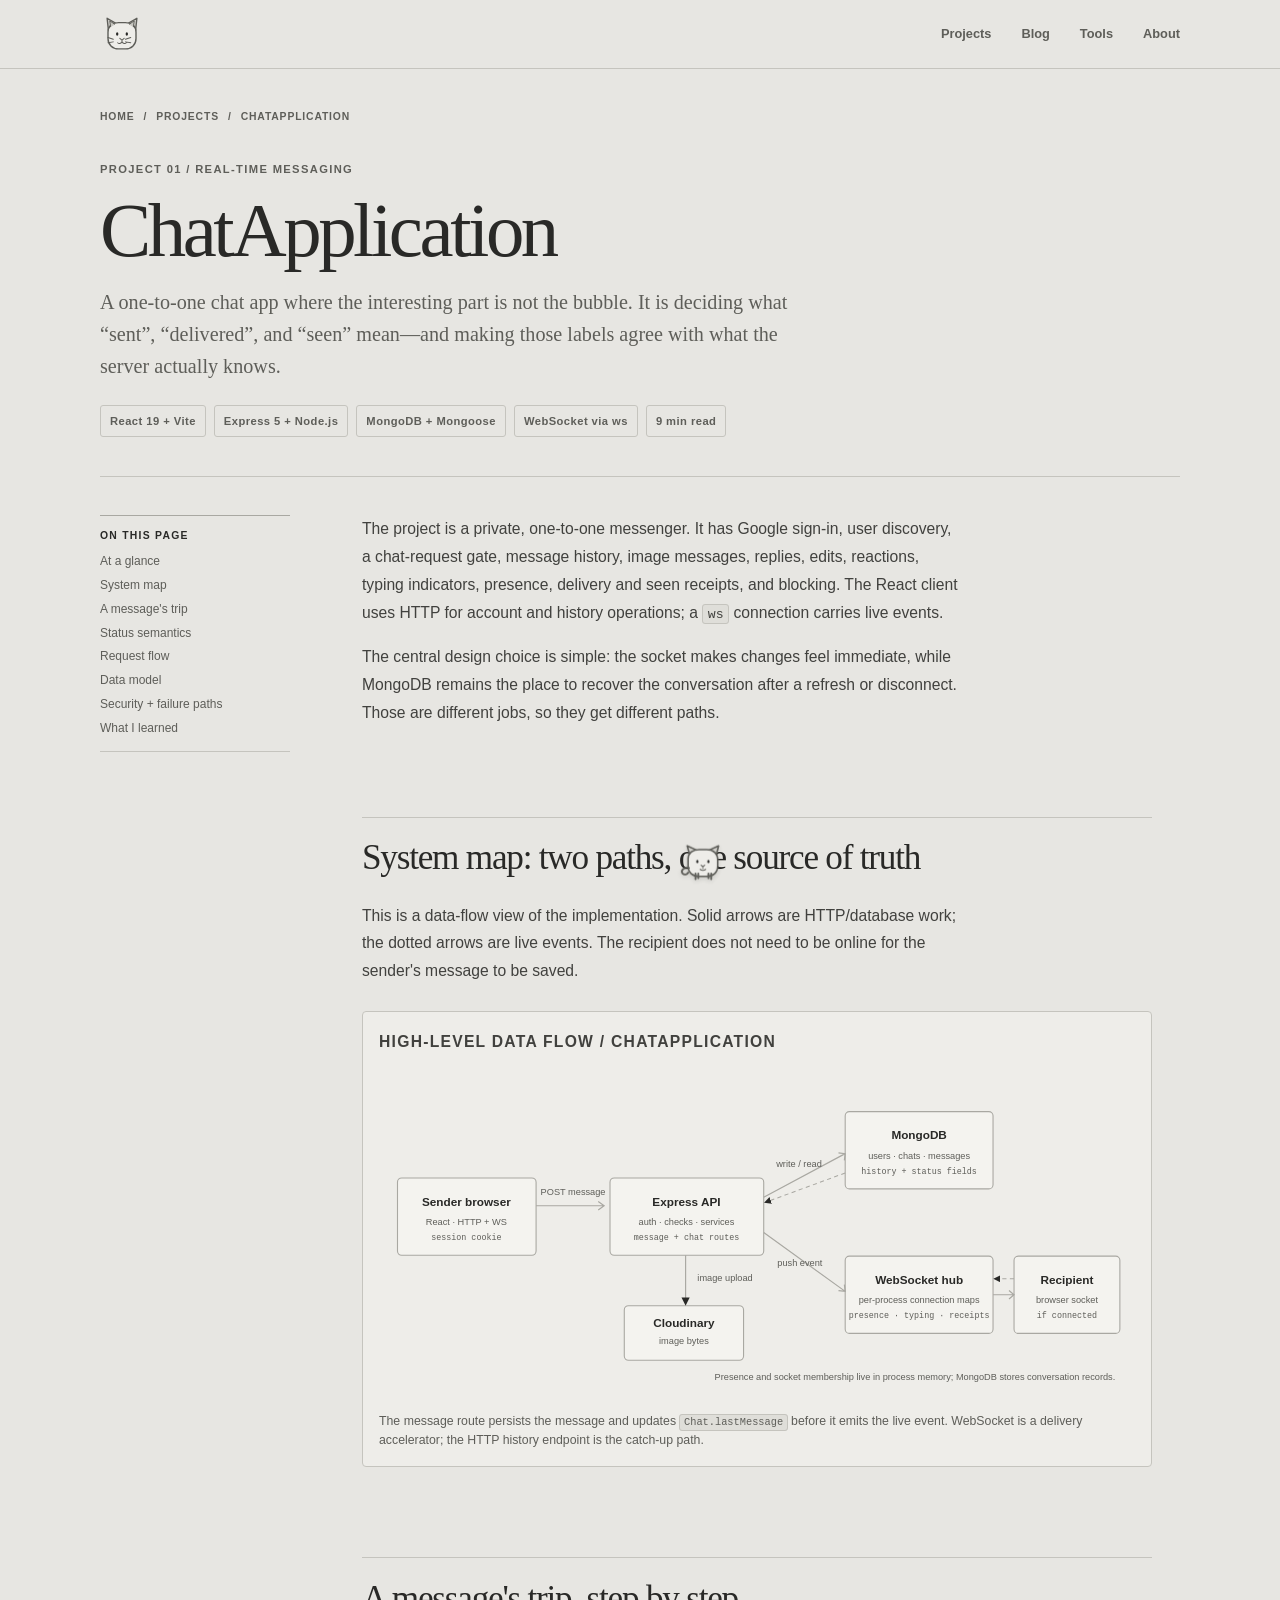
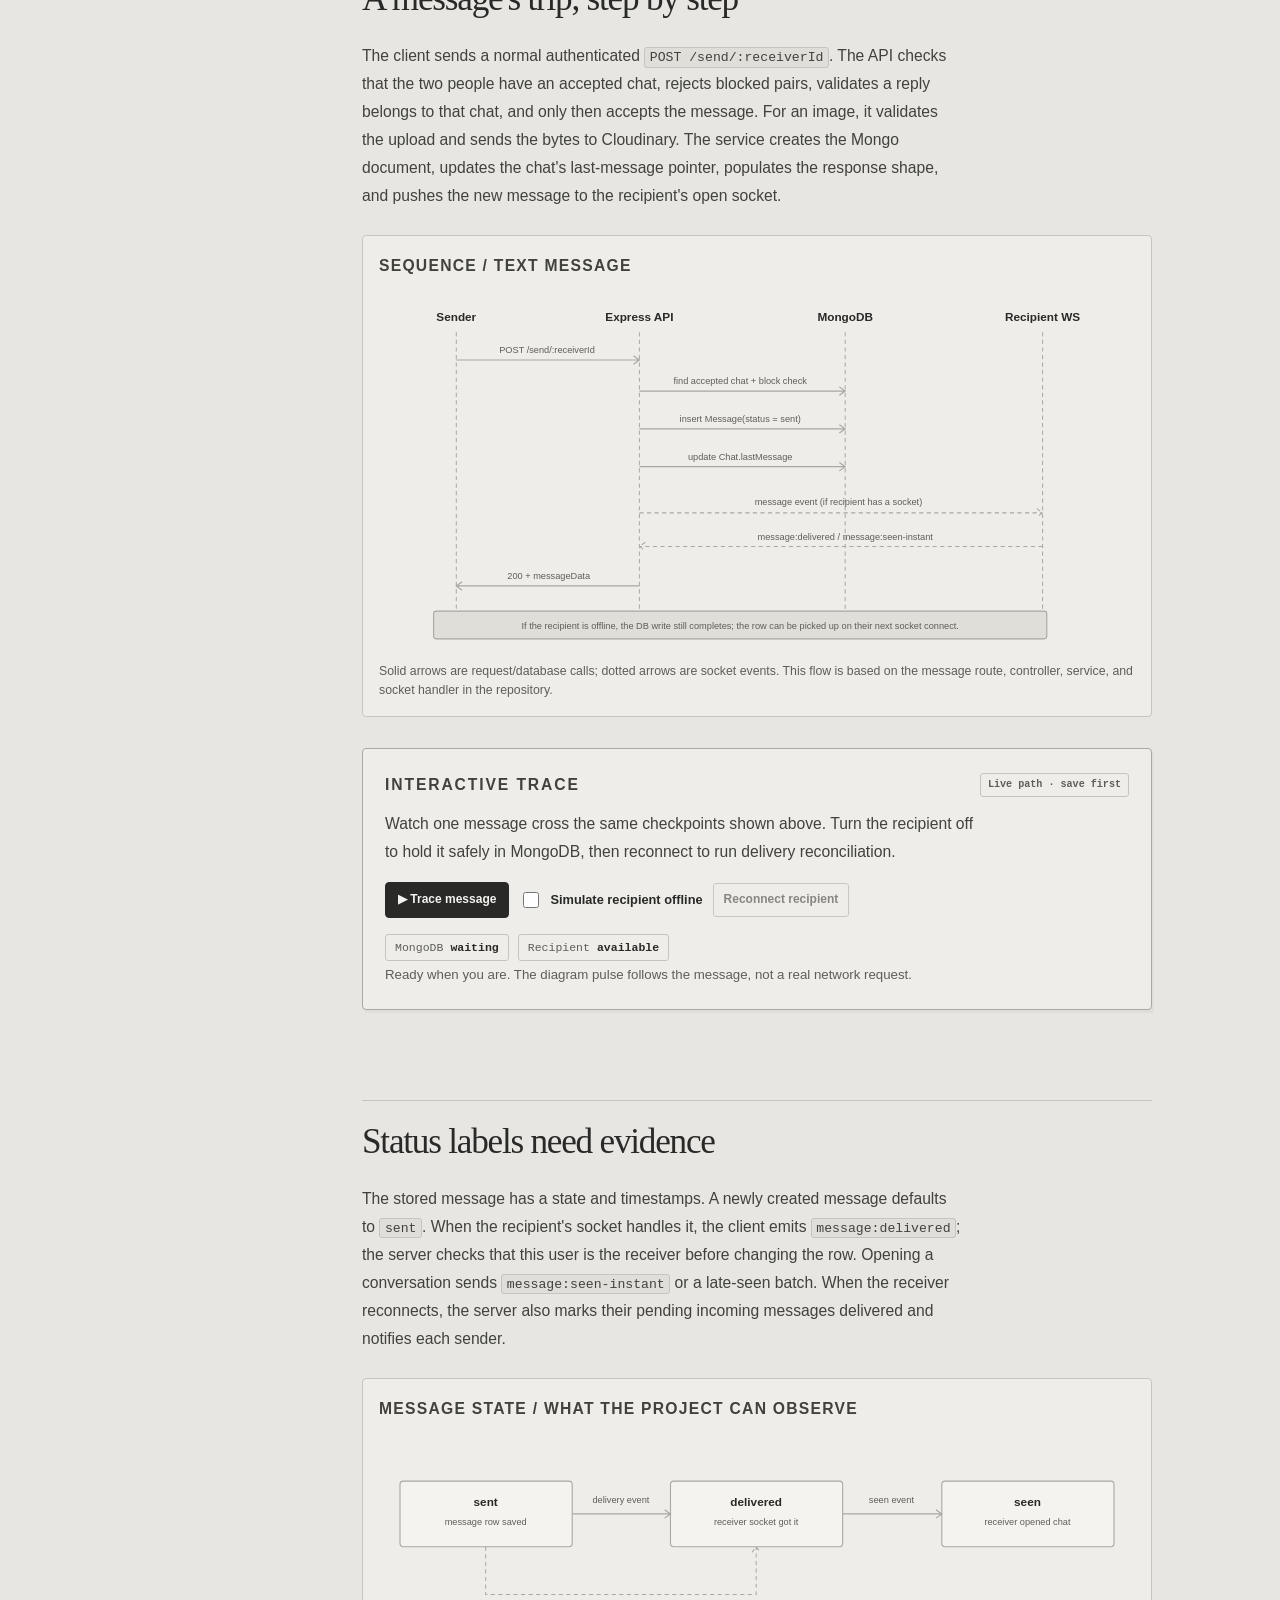
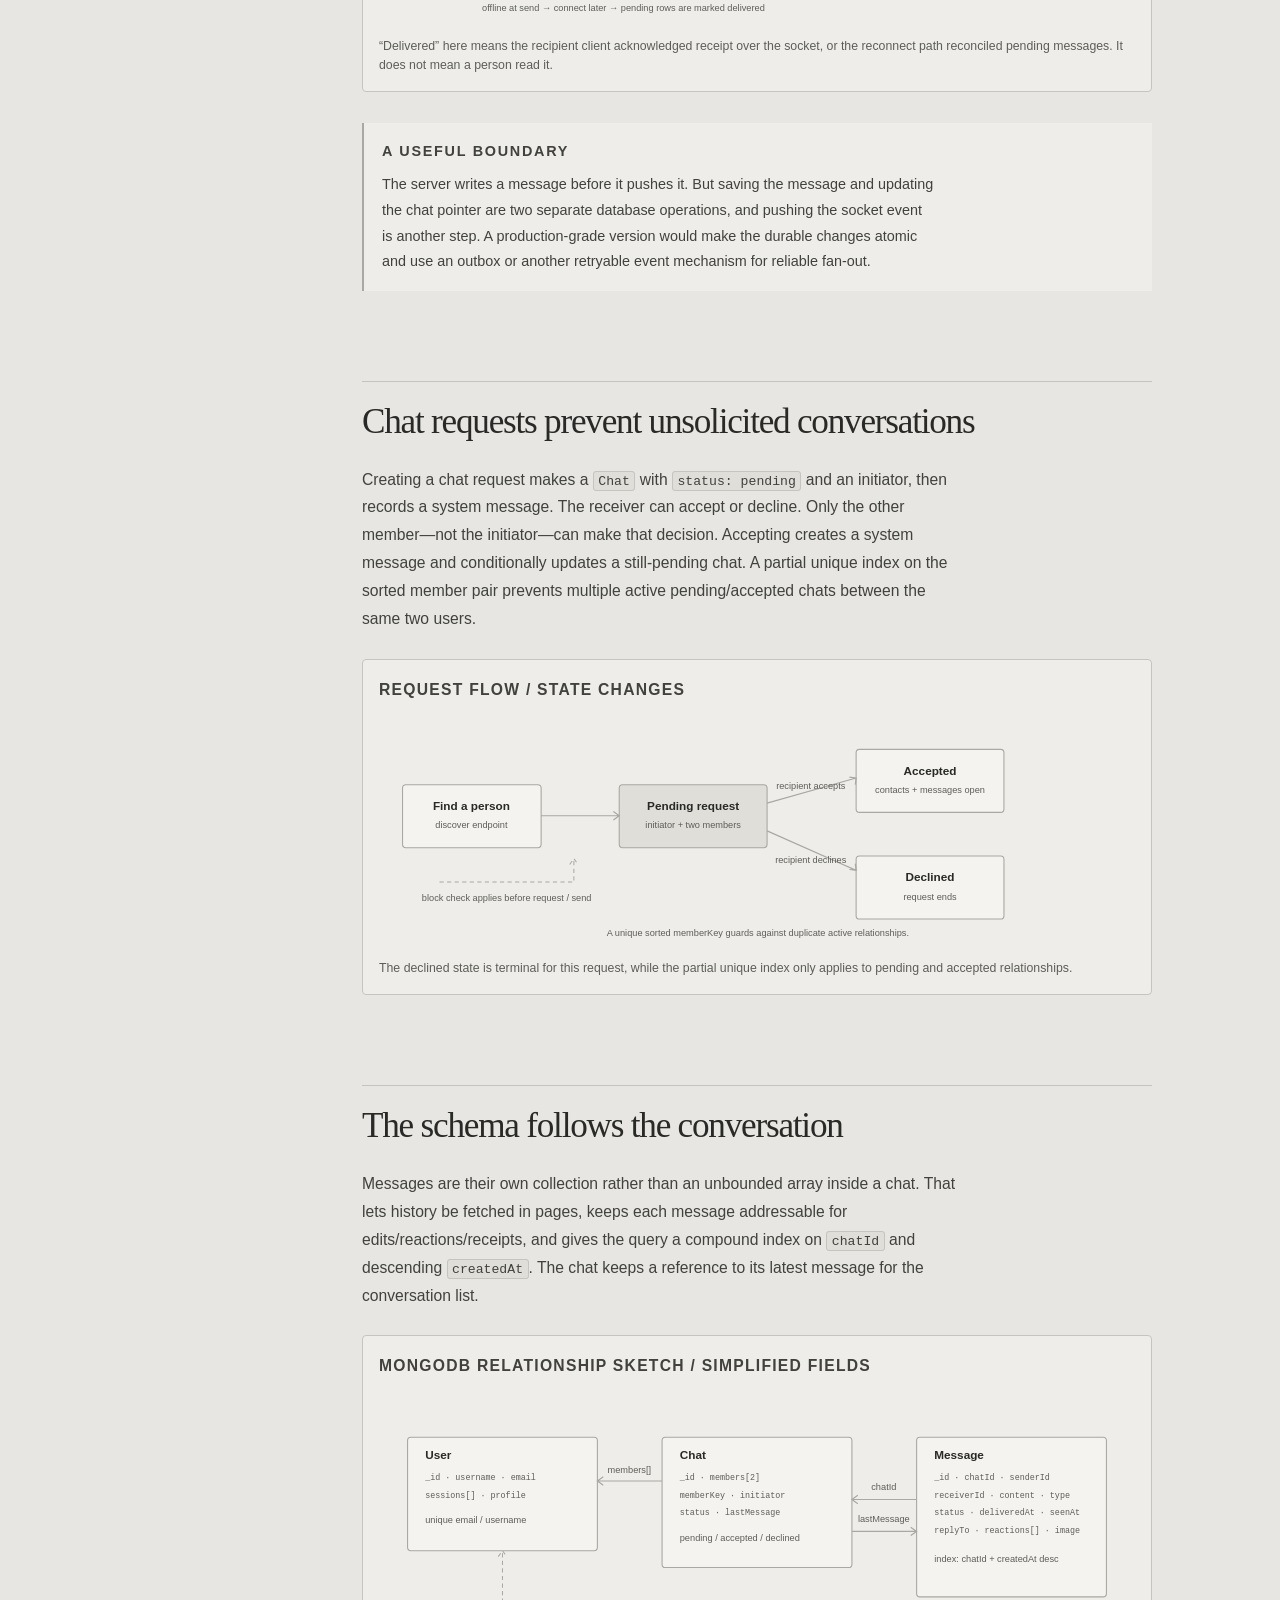
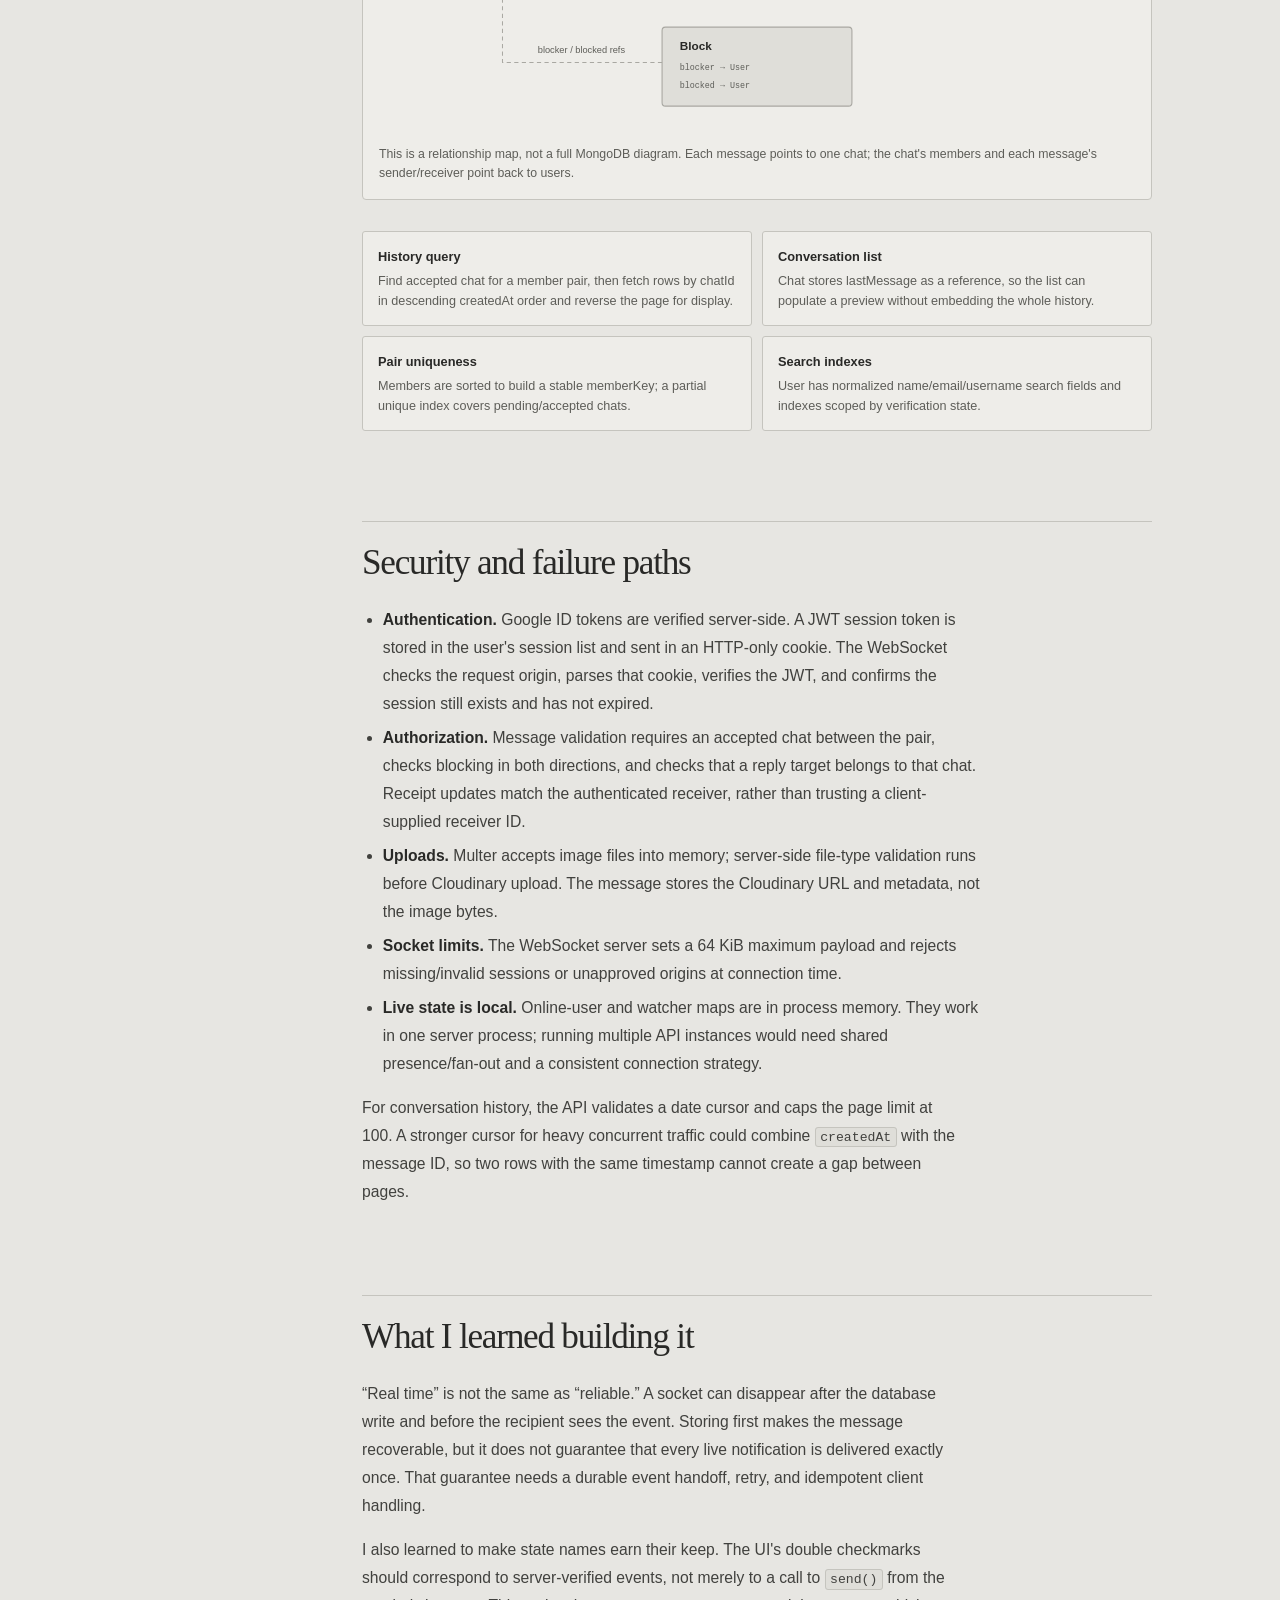
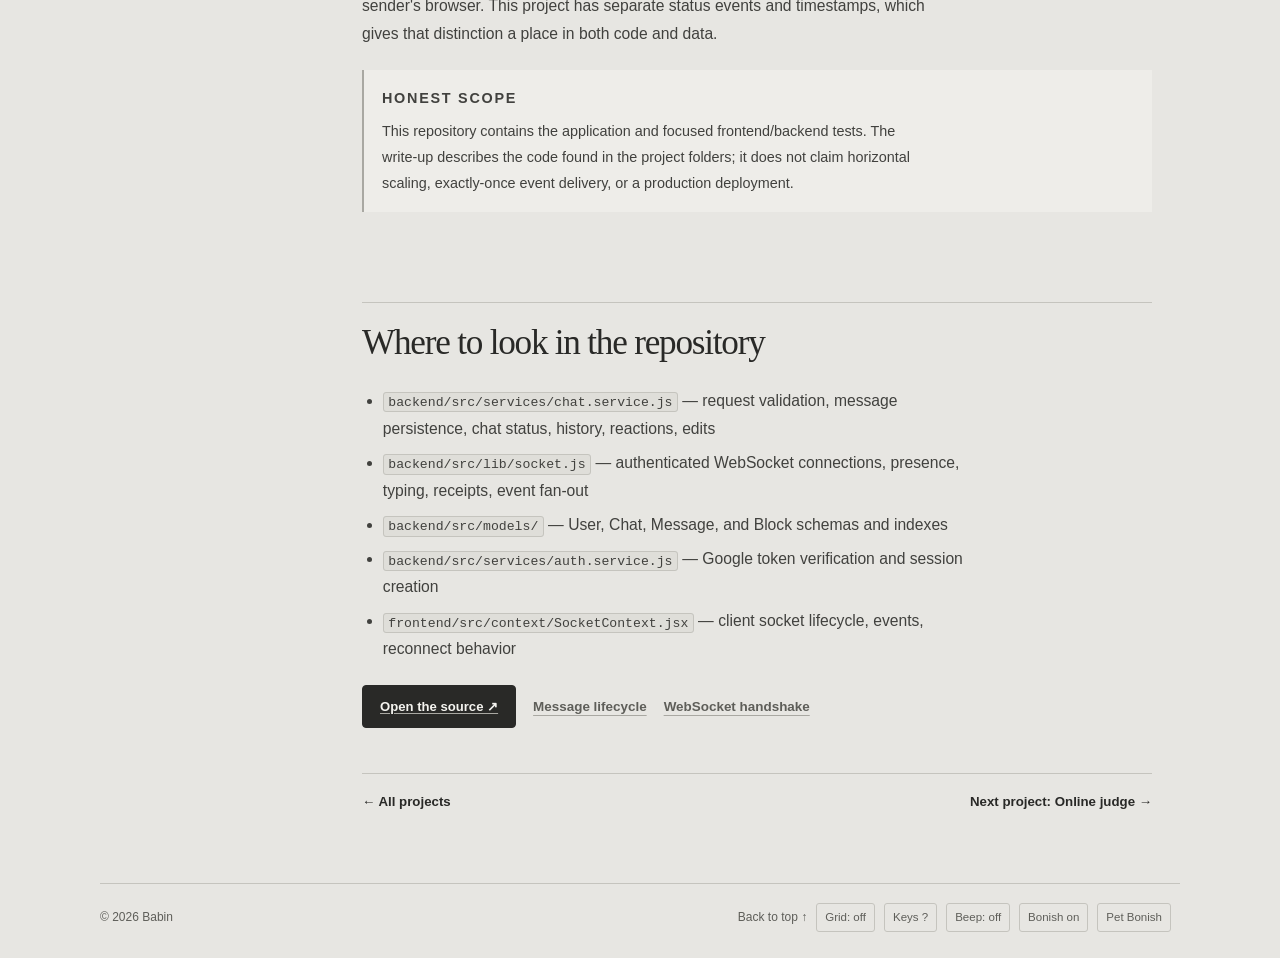
<file: projects/chatapplication.html>
<!doctype html>
<html lang="en">
<head>
  <meta charset="utf-8"><meta name="viewport" content="width=device-width, initial-scale=1">
  <meta name="theme-color" content="#e7e6e2">
  <meta name="description" content="A detailed look at Babin's ChatApplication: React, Express, MongoDB, WebSockets, message delivery, requests, and data model.">
  <title>ChatApplication — Babin</title><link rel="stylesheet" href="../assets/css/site.css?v=20261111-4">
</head>
<body>
  <div class="reading-progress" aria-hidden="true"></div>
  <header class="site-header"><nav class="nav wrap" aria-label="Main navigation"><a class="brand" href="../index.html"><svg class="brand-avatar" viewBox="0 0 48 48" aria-hidden="true" focusable="false"><g class="avatar-head"><path d="M8.5 20 7 6l12 7c3-1.5 7-1.5 10 0l12-7-1.5 14" fill="#d4d3ce" stroke="#5e5e59" stroke-width="1.6" stroke-linejoin="round"/><path d="M8 22c0-7 5-11 12-11h8c7 0 12 4 12 11v7c0 7-5 12-12 12h-8C13 41 8 36 8 29z" fill="#eeede9" stroke="#5e5e59" stroke-width="1.6"/><path d="m11 16-1-7 6 4m21 3 1-7-6 4" fill="#c5c4be" stroke="#5e5e59" stroke-width="1.1" stroke-linejoin="round"/><g class="avatar-pupils"><ellipse cx="18.5" cy="24" rx="1.35" ry="2" fill="#292927"/><ellipse cx="29.5" cy="24" rx="1.35" ry="2" fill="#292927"/></g><path d="m21.5 29 2.5 2 2.5-2m-2.5 2v2m0 0c-1.5 2-3.5 2.5-5 1m5-1c1.5 2 3.5 2.5 5 1M14 30l-6-2m6 5-6 1m20-4 6-2m-6 5 6 1" fill="none" stroke="#5e5e59" stroke-width="1.15" stroke-linecap="round" stroke-linejoin="round"/></g></svg></a><div class="nav-links"><a href="../index.html#projects">Projects</a><a href="../index.html#notes">Blog</a><a href="../index.html#tools">Tools</a><a href="../index.html#about">About</a></div></nav></header>
  <main>
    <header class="page-head wrap" id="top">
      <p class="breadcrumbs"><a href="../index.html">Home</a><span>/</span><a href="../index.html#projects">Projects</a><span>/</span><span>ChatApplication</span></p>
      <p class="kicker">Project 01 / Real-time messaging</p>
      <h1>ChatApplication</h1>
      <p class="page-lede">A one-to-one chat app where the interesting part is not the bubble. It is deciding what “sent”, “delivered”, and “seen” mean—and making those labels agree with what the server actually knows.</p>
      <div class="page-meta"><span>React 19 + Vite</span><span>Express 5 + Node.js</span><span>MongoDB + Mongoose</span><span>WebSocket via ws</span><span>9 min read</span></div>
    </header>

    <div class="article-layout wrap">
      <nav class="toc" aria-label="On this page"><h2>On this page</h2><ol><li><a href="#overview">At a glance</a></li><li><a href="#architecture">System map</a></li><li><a href="#send-flow">A message's trip</a></li><li><a href="#states">Status semantics</a></li><li><a href="#requests">Request flow</a></li><li><a href="#data">Data model</a></li><li><a href="#boundaries">Security + failure paths</a></li><li><a href="#tradeoffs">What I learned</a></li></ol></nav>
      <article class="prose">
        <p id="overview">The project is a private, one-to-one messenger. It has Google sign-in, user discovery, a chat-request gate, message history, image messages, replies, edits, reactions, typing indicators, presence, delivery and seen receipts, and blocking. The React client uses HTTP for account and history operations; a <code>ws</code> connection carries live events.</p>
        <p>The central design choice is simple: the socket makes changes feel immediate, while MongoDB remains the place to recover the conversation after a refresh or disconnect. Those are different jobs, so they get different paths.</p>

        <h2 id="architecture">System map: two paths, one source of truth</h2>
        <p>This is a data-flow view of the implementation. Solid arrows are HTTP/database work; the dotted arrows are live events. The recipient does not need to be online for the sender's message to be saved.</p>
        <figure class="figure"><p class="figure-title">High-level data flow / ChatApplication</p>
          <svg viewBox="0 0 900 390" role="group" aria-label="Sender browser sends an authenticated HTTP request to Express. Express validates and stores the message in MongoDB, then pushes a WebSocket event to a connected recipient. Cloudinary stores images.">
            <defs><marker id="chat-arch-arrow" viewBox="0 0 10 10" refX="8" refY="5" markerWidth="7" markerHeight="7" orient="auto"><path d="M0 0 10 5 0 10Z" fill="currentColor"/></marker></defs>
            <rect x="22" y="125" width="165" height="92" rx="5" class="svg-node"/><text x="104" y="158" text-anchor="middle" class="svg-label">Sender browser</text><text x="104" y="181" text-anchor="middle" class="svg-small">React · HTTP + WS</text><text x="104" y="199" text-anchor="middle" class="svg-mono">session cookie</text>
            <rect x="275" y="125" width="183" height="92" rx="5" class="svg-node"/><text x="366" y="158" text-anchor="middle" class="svg-label">Express API</text><text x="366" y="181" text-anchor="middle" class="svg-small">auth · checks · services</text><text x="366" y="199" text-anchor="middle" class="svg-mono">message + chat routes</text>
            <rect x="555" y="46" width="176" height="92" rx="5" class="svg-node"/><text x="643" y="79" text-anchor="middle" class="svg-label">MongoDB</text><text x="643" y="102" text-anchor="middle" class="svg-small">users · chats · messages</text><text x="643" y="120" text-anchor="middle" class="svg-mono">history + status fields</text>
            <g class="svg-inspect" data-wire="chat-event" role="button" tabindex="0" aria-expanded="false" aria-controls="wire-drawer" aria-label="Inspect a real WebSocket event from the repository"><rect x="555" y="218" width="176" height="92" rx="5" class="svg-node"/><text x="643" y="251" text-anchor="middle" class="svg-label">WebSocket hub</text><text x="643" y="274" text-anchor="middle" class="svg-small">per-process connection maps</text><text x="643" y="292" text-anchor="middle" class="svg-mono">presence · typing · receipts</text></g>
            <rect x="756" y="218" width="126" height="92" rx="5" class="svg-node"/><text x="819" y="251" text-anchor="middle" class="svg-label">Recipient</text><text x="819" y="274" text-anchor="middle" class="svg-small">browser socket</text><text x="819" y="292" text-anchor="middle" class="svg-mono">if connected</text>
            <rect x="292" y="277" width="142" height="65" rx="5" class="svg-node"/><text x="363" y="303" text-anchor="middle" class="svg-label">Cloudinary</text><text x="363" y="323" text-anchor="middle" class="svg-small">image bytes</text>
            <path d="M187 158h81m-7-5 7 5-7 5M458 148 555 96m-8-1 8 1-1 8M458 190l97 70m-8-1 8 1-1-8M731 264h25m-6-5 6 5-6 5" class="svg-line"/>
            <path d="M555 119 460 154" class="svg-dash" marker-end="url(#chat-arch-arrow)"/><path d="M756 245H733" class="svg-dash" marker-end="url(#chat-arch-arrow)"/>
            <path d="M365 217v58" class="svg-line" marker-end="url(#chat-arch-arrow)"/><text x="379" y="248" class="svg-small">image upload</text>
            <text x="231" y="145" text-anchor="middle" class="svg-small">POST message</text><text x="500" y="112" text-anchor="middle" class="svg-small">write / read</text><text x="501" y="230" text-anchor="middle" class="svg-small">push event</text>
            <text x="638" y="366" text-anchor="middle" class="svg-small">Presence and socket membership live in process memory; MongoDB stores conversation records.</text>
          </svg>
          <figcaption>The message route persists the message and updates <code>Chat.lastMessage</code> before it emits the live event. WebSocket is a delivery accelerator; the HTTP history endpoint is the catch-up path.</figcaption>
        </figure>

        <h2 id="send-flow">A message's trip, step by step</h2>
        <p>The client sends a normal authenticated <code>POST /send/:receiverId</code>. The API checks that the two people have an accepted chat, rejects blocked pairs, validates a reply belongs to that chat, and only then accepts the message. For an image, it validates the upload and sends the bytes to Cloudinary. The service creates the Mongo document, updates the chat's last-message pointer, populates the response shape, and pushes the new message to the recipient's open socket.</p>
        <figure class="figure"><p class="figure-title">Sequence / text message</p>
          <svg viewBox="0 0 900 420" role="group" aria-label="Sequence diagram showing the sender posting to API, authorization and chat checks, message creation, last message pointer update, recipient WebSocket push, and HTTP response">
            <defs><marker id="chat-seq-arrow" viewBox="0 0 10 10" refX="8" refY="5" markerWidth="7" markerHeight="7" orient="auto"><path d="M0 0 10 5 0 10Z" fill="currentColor"/></marker></defs>
            <text x="92" y="28" text-anchor="middle" class="svg-label">Sender</text><text x="310" y="28" text-anchor="middle" class="svg-label">Express API</text><text x="555" y="28" text-anchor="middle" class="svg-label">MongoDB</text><text x="790" y="28" text-anchor="middle" class="svg-label">Recipient WS</text>
            <path d="M92 42v355M310 42v355M555 42v355M790 42v355" class="svg-dash"/>
            <path d="M92 75h218m-7-5 7 5-7 5" class="svg-line"/><text x="200" y="67" text-anchor="middle" class="svg-small">POST /send/:receiverId</text>
            <path d="M310 112h245m-7-5 7 5-7 5" class="svg-line"/><text x="430" y="104" text-anchor="middle" class="svg-small">find accepted chat + block check</text>
            <path d="M310 157h245m-7-5 7 5-7 5" class="svg-line"/><text x="430" y="149" text-anchor="middle" class="svg-small trace-insert-label">insert Message(status = sent)</text>
            <path d="M310 202h245m-7-5 7 5-7 5" class="svg-line"/><text x="430" y="194" text-anchor="middle" class="svg-small">update Chat.lastMessage</text>
            <path d="M310 257 790 257m-7-5 7 5-7 5" class="svg-dash"/><text x="547" y="248" text-anchor="middle" class="svg-small">message event (if recipient has a socket)</text>
            <path d="M790 297 310 297m7-5-7 5 7 5" class="svg-dash"/><text x="555" y="289" text-anchor="middle" class="svg-small">message:delivered / message:seen-instant</text>
            <path d="M310 344 92 344m7-5-7 5 7 5" class="svg-line"/><text x="202" y="336" text-anchor="middle" class="svg-small">200 + messageData</text>
            <rect x="65" y="374" width="730" height="33" rx="3" class="svg-node-dark"/><text x="430" y="395" text-anchor="middle" class="svg-small">If the recipient is offline, the DB write still completes; the row can be picked up on their next socket connect.</text><circle class="trace-pulse" id="trace-pulse" cx="92" cy="75" r="7" visibility="hidden" aria-hidden="true"/>
          </svg>
          <figcaption>Solid arrows are request/database calls; dotted arrows are socket events. This flow is based on the message route, controller, service, and socket handler in the repository.</figcaption>
        </figure>

        <section class="micro-lab message-trace" id="message-trace" aria-labelledby="trace-title">
          <div class="lab-heading"><p class="small-label" id="trace-title">Interactive trace</p><span class="lab-tag">Live path · save first</span></div>
          <p class="lab-copy">Watch one message cross the same checkpoints shown above. Turn the recipient off to hold it safely in MongoDB, then reconnect to run delivery reconciliation.</p>
          <div class="trace-actions"><button class="button" id="trace-start" type="button">▶ Trace message</button><label class="check-label"><input id="trace-offline" type="checkbox"> Simulate recipient offline</label><button class="quiet-button" id="trace-reconnect" type="button" disabled>Reconnect recipient</button></div>
          <div class="trace-readout"><span>MongoDB <b id="trace-db-status">waiting</b></span><span>Recipient <b id="trace-delivery-status">offline? no</b></span></div>
          <output class="lab-status" id="trace-status" aria-live="polite">Ready when you are. The diagram pulse follows the message, not a real network request.</output>
        </section>

        <h2 id="states">Status labels need evidence</h2>
        <p>The stored message has a state and timestamps. A newly created message defaults to <code>sent</code>. When the recipient's socket handles it, the client emits <code>message:delivered</code>; the server checks that this user is the receiver before changing the row. Opening a conversation sends <code>message:seen-instant</code> or a late-seen batch. When the receiver reconnects, the server also marks their pending incoming messages delivered and notifies each sender.</p>
        <figure class="figure"><p class="figure-title">Message state / what the project can observe</p>
          <svg viewBox="0 0 900 220" role="img" aria-label="Message status transitions from sent in database to delivered when recipient socket confirms, then seen when conversation is opened; offline messages become delivered after connect">
            <defs><marker id="chat-state-arrow" viewBox="0 0 10 10" refX="8" refY="5" markerWidth="7" markerHeight="7" orient="auto"><path d="M0 0 10 5 0 10Z" fill="currentColor"/></marker></defs>
            <rect x="25" y="49" width="205" height="78" rx="4" class="svg-node"/><rect x="347" y="49" width="205" height="78" rx="4" class="svg-node"/><rect x="670" y="49" width="205" height="78" rx="4" class="svg-node"/>
            <text x="127" y="79" text-anchor="middle" class="svg-label">sent</text><text x="127" y="101" text-anchor="middle" class="svg-small">message row saved</text>
            <text x="449" y="79" text-anchor="middle" class="svg-label">delivered</text><text x="449" y="101" text-anchor="middle" class="svg-small">receiver socket got it</text>
            <text x="772" y="79" text-anchor="middle" class="svg-label">seen</text><text x="772" y="101" text-anchor="middle" class="svg-small">receiver opened chat</text>
            <path d="M230 88h117m-7-5 7 5-7 5M552 88h118m-7-5 7 5-7 5" class="svg-line"/>
            <text x="288" y="75" text-anchor="middle" class="svg-small">delivery event</text><text x="610" y="75" text-anchor="middle" class="svg-small">seen event</text>
            <path d="M127 127v57h322V127m-5 7 5-7 5 7" class="svg-dash"/><text x="291" y="204" text-anchor="middle" class="svg-small">offline at send → connect later → pending rows are marked delivered</text>
          </svg>
          <figcaption>“Delivered” here means the recipient client acknowledged receipt over the socket, or the reconnect path reconciled pending messages. It does not mean a person read it.</figcaption>
        </figure>
        <div class="callout"><p class="small-label">A useful boundary</p><p>The server writes a message before it pushes it. But saving the message and updating the chat pointer are two separate database operations, and pushing the socket event is another step. A production-grade version would make the durable changes atomic and use an outbox or another retryable event mechanism for reliable fan-out.</p></div>

        <h2 id="requests">Chat requests prevent unsolicited conversations</h2>
        <p>Creating a chat request makes a <code>Chat</code> with <code>status: pending</code> and an initiator, then records a system message. The receiver can accept or decline. Only the other member—not the initiator—can make that decision. Accepting creates a system message and conditionally updates a still-pending chat. A partial unique index on the sorted member pair prevents multiple active pending/accepted chats between the same two users.</p>
        <figure class="figure"><p class="figure-title">Request flow / state changes</p>
          <svg viewBox="0 0 900 270" role="img" aria-label="Discover user leads to pending request; recipient accepts to make chat active or declines; block checks stop request and message paths">
            <defs><marker id="chat-request-arrow" viewBox="0 0 10 10" refX="8" refY="5" markerWidth="7" markerHeight="7" orient="auto"><path d="M0 0 10 5 0 10Z" fill="currentColor"/></marker></defs>
            <rect x="28" y="77" width="165" height="75" rx="4" class="svg-node"/><rect x="286" y="77" width="176" height="75" rx="4" class="svg-node-dark"/><rect x="568" y="35" width="176" height="75" rx="4" class="svg-node"/><rect x="568" y="162" width="176" height="75" rx="4" class="svg-node"/>
            <text x="110" y="107" text-anchor="middle" class="svg-label">Find a person</text><text x="110" y="129" text-anchor="middle" class="svg-small">discover endpoint</text>
            <text x="374" y="107" text-anchor="middle" class="svg-label">Pending request</text><text x="374" y="129" text-anchor="middle" class="svg-small">initiator + two members</text>
            <text x="656" y="65" text-anchor="middle" class="svg-label">Accepted</text><text x="656" y="87" text-anchor="middle" class="svg-small">contacts + messages open</text>
            <text x="656" y="192" text-anchor="middle" class="svg-label">Declined</text><text x="656" y="214" text-anchor="middle" class="svg-small">request ends</text>
            <path d="M193 114h93m-7-5 7 5-7 5" class="svg-line"/><path d="M462 99 568 69m-8-1 8 1-1 8M462 132l106 47m-8-1 8 1-1-8" class="svg-line"/>
            <text x="514" y="82" text-anchor="middle" class="svg-small">recipient accepts</text><text x="514" y="170" text-anchor="middle" class="svg-small">recipient declines</text>
            <path d="M72 193h160v-28m-5 7 5-7 5 7" class="svg-dash"/><text x="152" y="215" text-anchor="middle" class="svg-small">block check applies before request / send</text>
            <text x="451" y="257" text-anchor="middle" class="svg-small">A unique sorted memberKey guards against duplicate active relationships.</text>
          </svg>
          <figcaption>The declined state is terminal for this request, while the partial unique index only applies to pending and accepted relationships.</figcaption>
        </figure>

        <h2 id="data">The schema follows the conversation</h2>
        <p>Messages are their own collection rather than an unbounded array inside a chat. That lets history be fetched in pages, keeps each message addressable for edits/reactions/receipts, and gives the query a compound index on <code>chatId</code> and descending <code>createdAt</code>. The chat keeps a reference to its latest message for the conversation list.</p>
        <figure class="figure"><p class="figure-title">MongoDB relationship sketch / simplified fields</p>
          <svg viewBox="0 0 900 400" role="img" aria-label="Users connect to Chats through members; Chats point to Messages through lastMessage; Messages belong to a chat and have sender and receiver references; Blocks connect a blocker to a blocked user">
            <rect x="34" y="48" width="226" height="135" rx="4" class="svg-node"/><rect x="337" y="48" width="226" height="155" rx="4" class="svg-node"/><rect x="640" y="48" width="226" height="190" rx="4" class="svg-node"/><rect x="337" y="274" width="226" height="94" rx="4" class="svg-node-dark"/>
            <text x="55" y="74" class="svg-label">User</text><text x="55" y="99" class="svg-mono">_id · username · email</text><text x="55" y="120" class="svg-mono">sessions[] · profile</text><text x="55" y="150" class="svg-small">unique email / username</text>
            <text x="358" y="74" class="svg-label">Chat</text><text x="358" y="99" class="svg-mono">_id · members[2]</text><text x="358" y="120" class="svg-mono">memberKey · initiator</text><text x="358" y="141" class="svg-mono">status · lastMessage</text><text x="358" y="172" class="svg-small">pending / accepted / declined</text>
            <text x="661" y="74" class="svg-label">Message</text><text x="661" y="99" class="svg-mono">_id · chatId · senderId</text><text x="661" y="120" class="svg-mono">receiverId · content · type</text><text x="661" y="141" class="svg-mono">status · deliveredAt · seenAt</text><text x="661" y="162" class="svg-mono">replyTo · reactions[] · image</text><text x="661" y="197" class="svg-small">index: chatId + createdAt desc</text>
            <text x="358" y="301" class="svg-label">Block</text><text x="358" y="325" class="svg-mono">blocker → User</text><text x="358" y="347" class="svg-mono">blocked → User</text>
            <path d="M337 100H260m7-5-7 5 7 5M640 122H563m7-5-7 5 7 5M563 160h77m-7-5 7 5-7 5" class="svg-line"/>
            <text x="298" y="90" text-anchor="middle" class="svg-small">members[]</text><text x="601" y="111" text-anchor="middle" class="svg-small">chatId</text><text x="601" y="149" text-anchor="middle" class="svg-small">lastMessage</text>
            <path d="M337 316H147V183m-5 7 5-7 5 7" class="svg-dash"/><text x="241" y="305" text-anchor="middle" class="svg-small">blocker / blocked refs</text>
          </svg>
          <figcaption>This is a relationship map, not a full MongoDB diagram. Each message points to one chat; the chat's members and each message's sender/receiver point back to users.</figcaption>
        </figure>
        <div class="diagram-grid"><div class="diagram-card"><b>History query</b><span>Find accepted chat for a member pair, then fetch rows by chatId in descending createdAt order and reverse the page for display.</span></div><div class="diagram-card"><b>Conversation list</b><span>Chat stores lastMessage as a reference, so the list can populate a preview without embedding the whole history.</span></div><div class="diagram-card"><b>Pair uniqueness</b><span>Members are sorted to build a stable memberKey; a partial unique index covers pending/accepted chats.</span></div><div class="diagram-card"><b>Search indexes</b><span>User has normalized name/email/username search fields and indexes scoped by verification state.</span></div></div>

        <h2 id="boundaries">Security and failure paths</h2>
        <ul>
          <li><strong>Authentication.</strong> Google ID tokens are verified server-side. A JWT session token is stored in the user's session list and sent in an HTTP-only cookie. The WebSocket checks the request origin, parses that cookie, verifies the JWT, and confirms the session still exists and has not expired.</li>
          <li><strong>Authorization.</strong> Message validation requires an accepted chat between the pair, checks blocking in both directions, and checks that a reply target belongs to that chat. Receipt updates match the authenticated receiver, rather than trusting a client-supplied receiver ID.</li>
          <li><strong>Uploads.</strong> Multer accepts image files into memory; server-side file-type validation runs before Cloudinary upload. The message stores the Cloudinary URL and metadata, not the image bytes.</li>
          <li><strong>Socket limits.</strong> The WebSocket server sets a 64 KiB maximum payload and rejects missing/invalid sessions or unapproved origins at connection time.</li>
          <li><strong>Live state is local.</strong> Online-user and watcher maps are in process memory. They work in one server process; running multiple API instances would need shared presence/fan-out and a consistent connection strategy.</li>
        </ul>
        <p>For conversation history, the API validates a date cursor and caps the page limit at 100. A stronger cursor for heavy concurrent traffic could combine <code>createdAt</code> with the message ID, so two rows with the same timestamp cannot create a gap between pages.</p>

        <h2 id="tradeoffs">What I learned building it</h2>
        <p>“Real time” is not the same as “reliable.” A socket can disappear after the database write and before the recipient sees the event. Storing first makes the message recoverable, but it does not guarantee that every live notification is delivered exactly once. That guarantee needs a durable event handoff, retry, and idempotent client handling.</p>
        <p>I also learned to make state names earn their keep. The UI's double checkmarks should correspond to server-verified events, not merely to a call to <code>send()</code> from the sender's browser. This project has separate status events and timestamps, which gives that distinction a place in both code and data.</p>
        <div class="callout"><p class="small-label">Honest scope</p><p>This repository contains the application and focused frontend/backend tests. The write-up describes the code found in the project folders; it does not claim horizontal scaling, exactly-once event delivery, or a production deployment.</p></div>

        <h2 id="files">Where to look in the repository</h2>
        <ul><li><code>backend/src/services/chat.service.js</code> — request validation, message persistence, chat status, history, reactions, edits</li><li><code>backend/src/lib/socket.js</code> — authenticated WebSocket connections, presence, typing, receipts, event fan-out</li><li><code>backend/src/models/</code> — User, Chat, Message, and Block schemas and indexes</li><li><code>backend/src/services/auth.service.js</code> — Google token verification and session creation</li><li><code>frontend/src/context/SocketContext.jsx</code> — client socket lifecycle, events, reconnect behavior</li></ul>
        <div class="about-links"><a class="button" href="https://github.com/Babin-exe/ChatApp" target="_blank" rel="noopener noreferrer">Open the source ↗</a><a class="text-link" href="../notes/message-lifecycle.html">Message lifecycle</a><a class="text-link" href="../notes/websocket-handshake.html">WebSocket handshake</a></div>
        <div class="next-links"><a href="../index.html#projects">← All projects</a><a href="online-judge.html">Next project: Online judge →</a></div>
      </article>
    </div>
  </main>
  <footer class="site-footer wrap"><div class="footer-row"><span>© <span id="year">2026</span> Babin</span><span class="footer-links"><a href="#top">Back to top ↑</a><button class="buddy-toggle utility-toggle" id="grid-toggle" type="button" aria-pressed="false">Grid: off</button><button class="buddy-toggle utility-toggle" id="shortcuts-toggle" type="button" aria-haspopup="dialog">Keys ?</button><button class="buddy-toggle" id="sound-toggle" type="button" aria-pressed="false" aria-label="Turn beep sounds on">Beep: off</button><button class="buddy-toggle" id="pip-toggle" hidden type="button" aria-pressed="true">Bonish on</button></span></div></footer>
  <script src="../assets/js/site.js"></script>
</body>
</html>
</file>
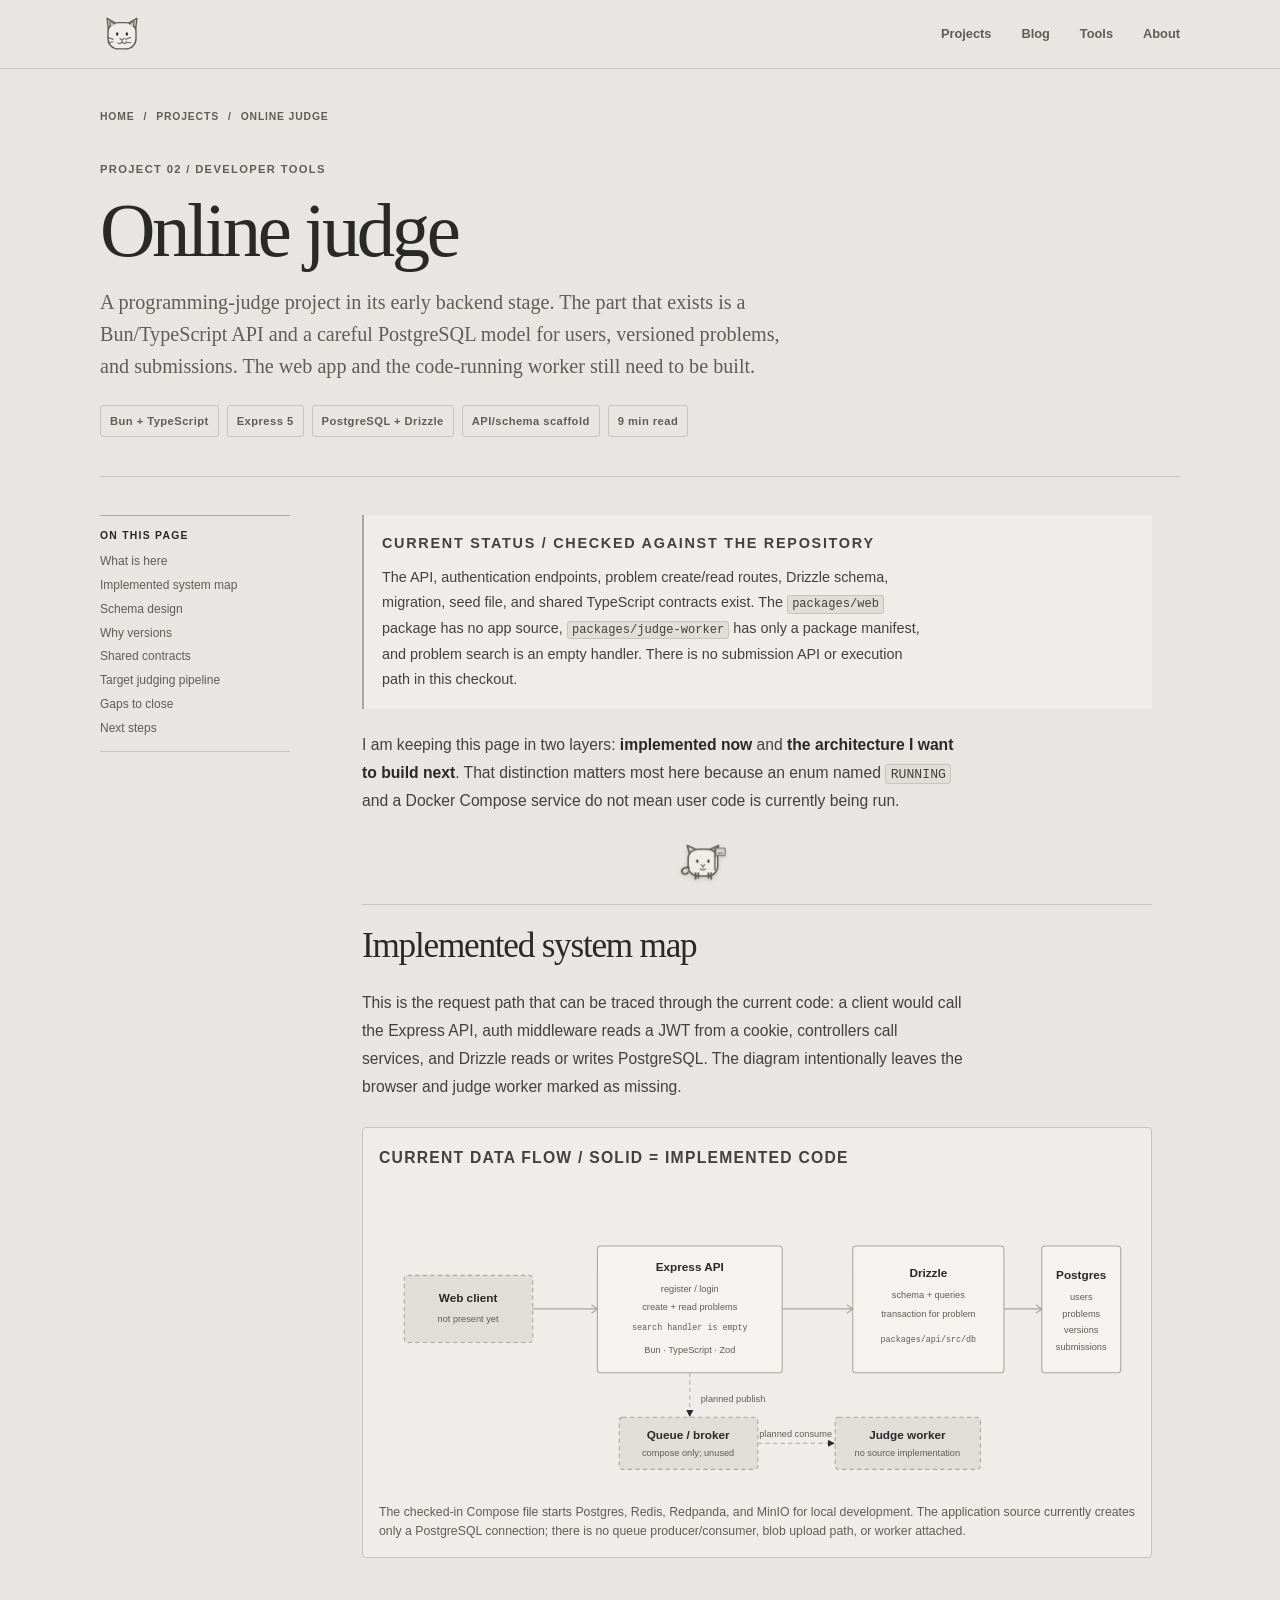
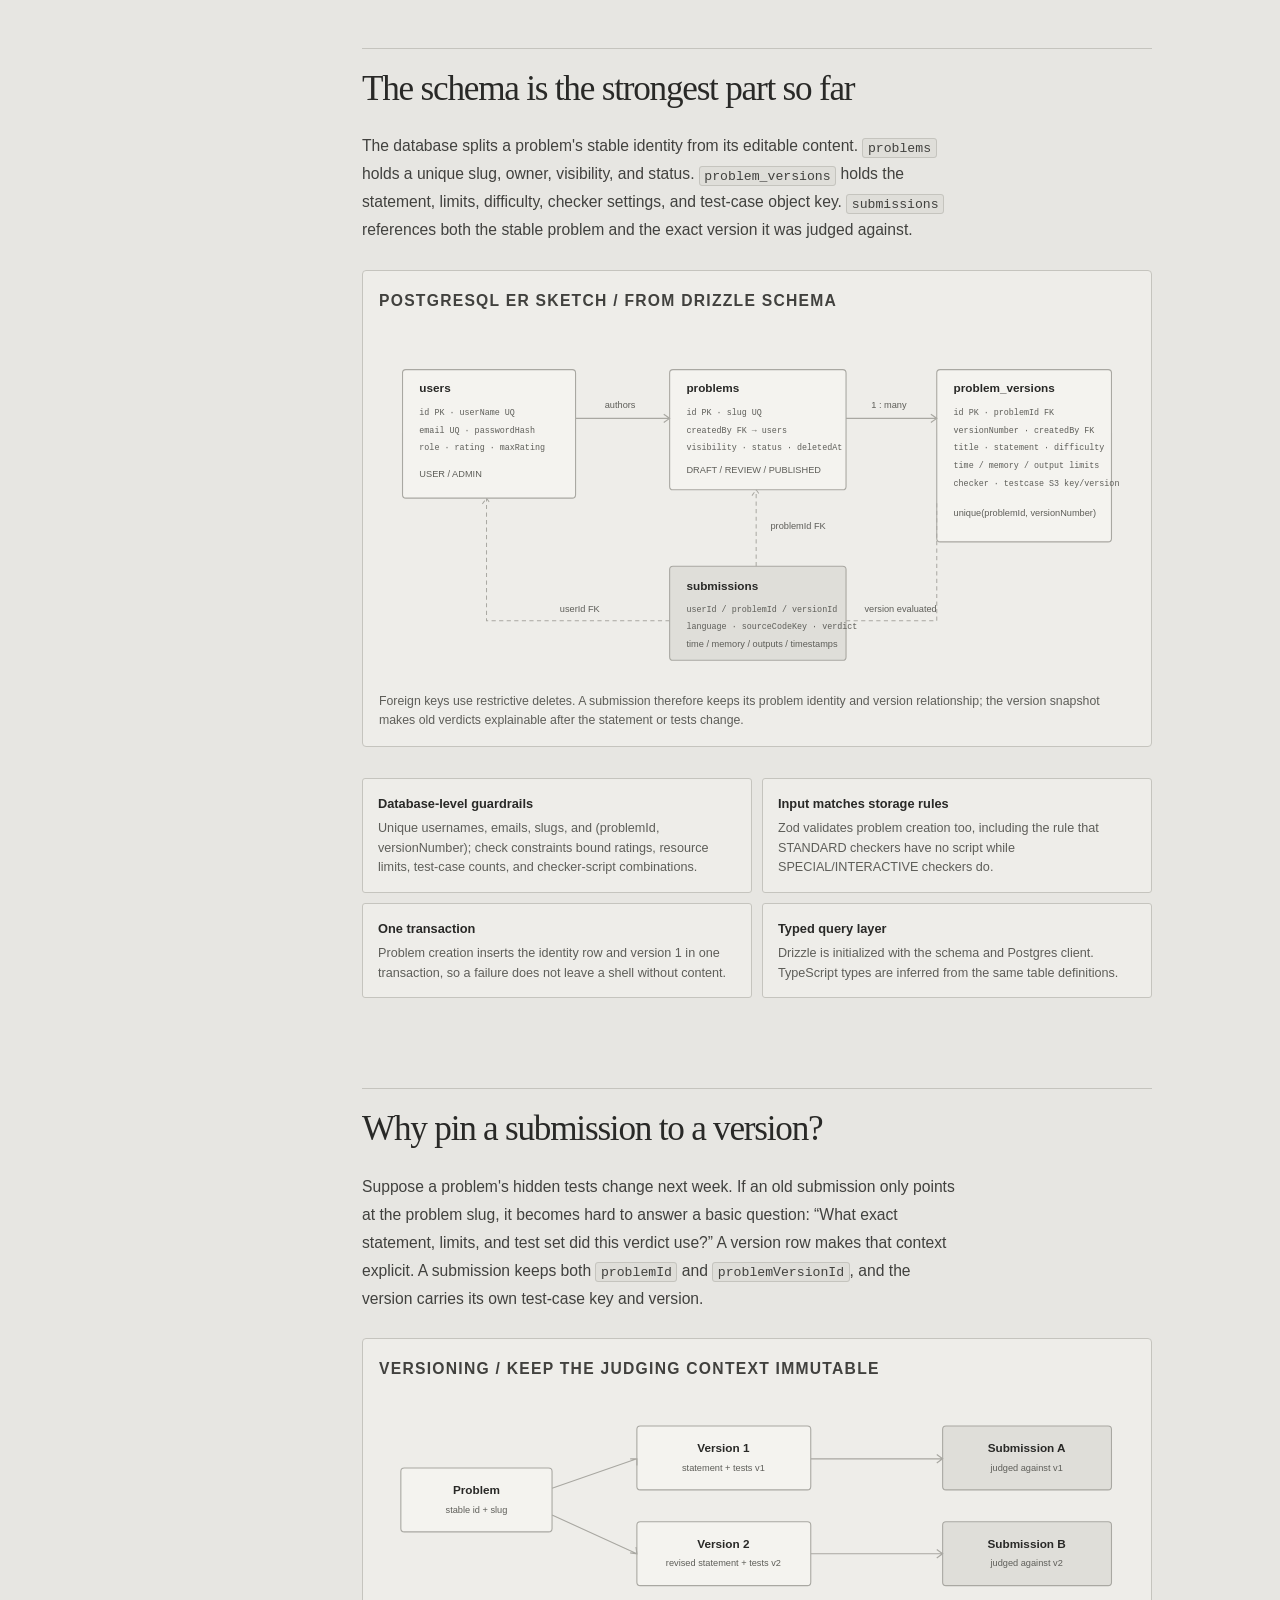
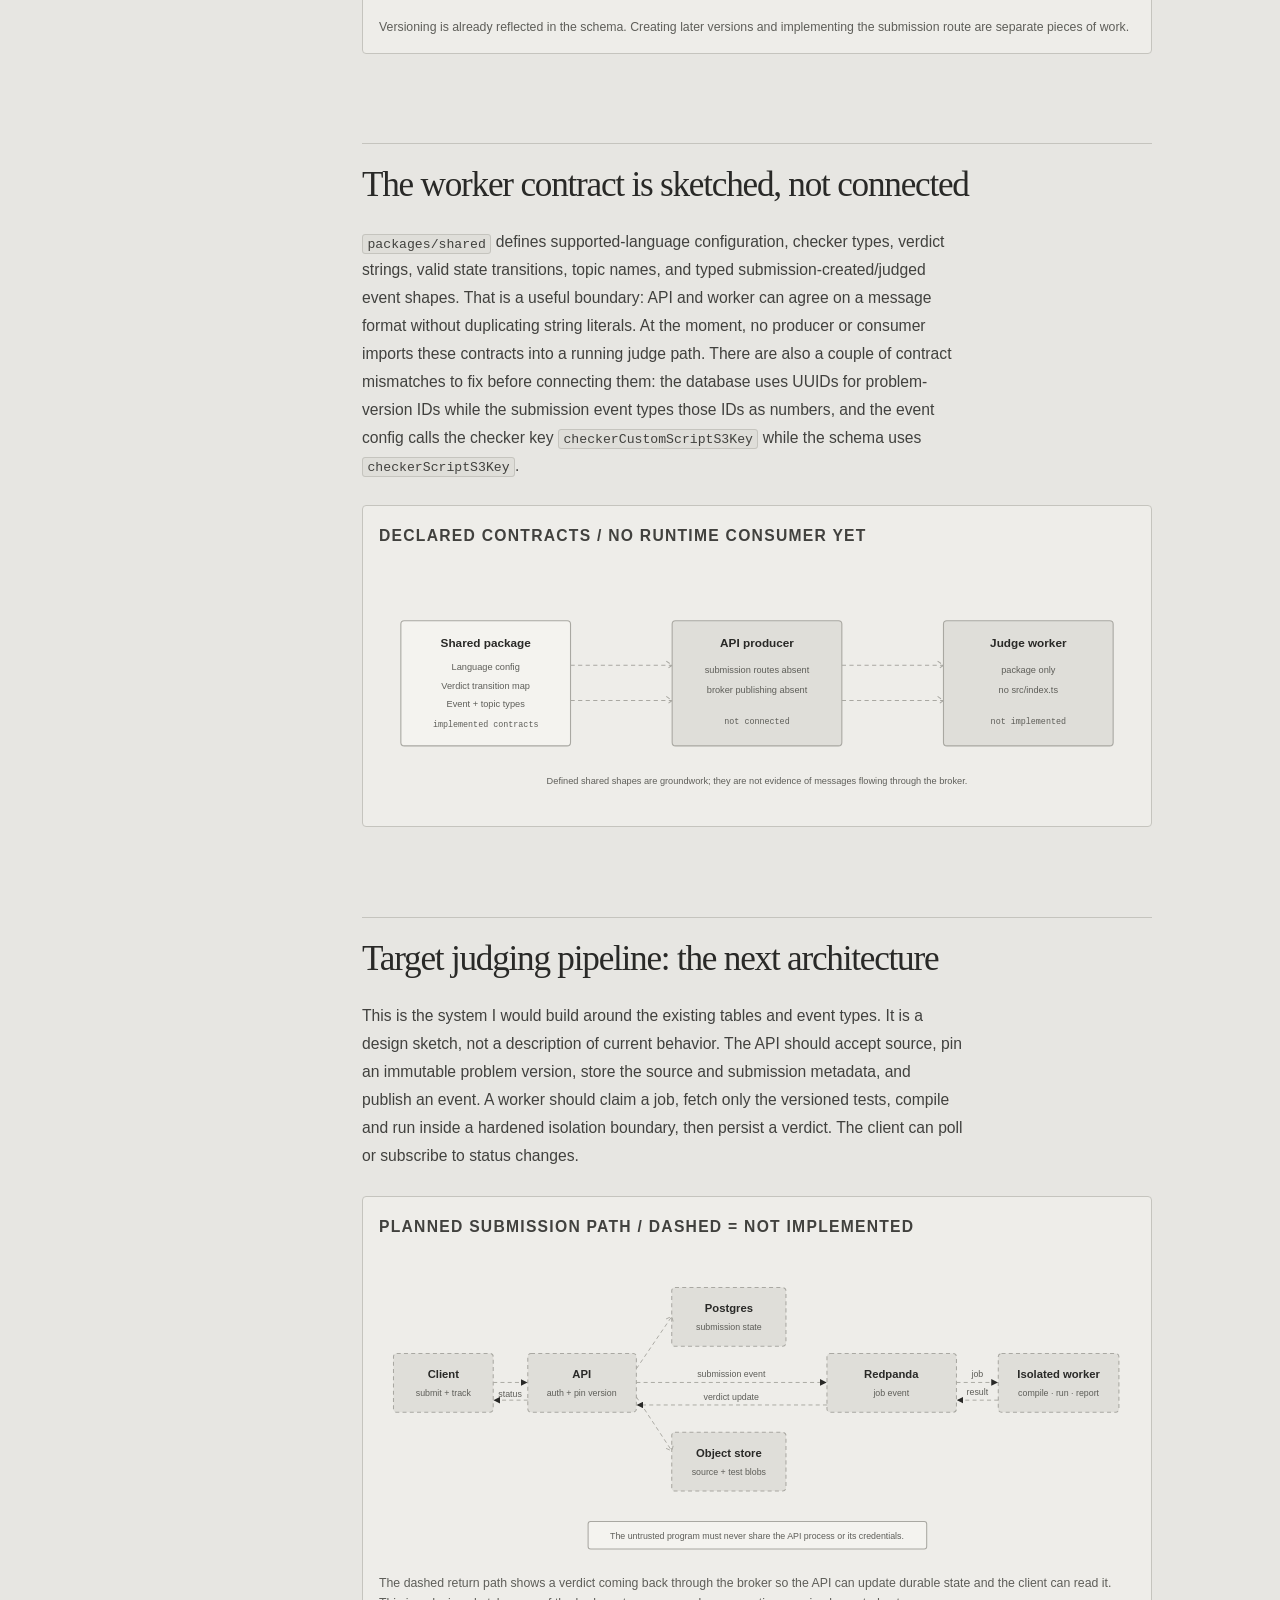
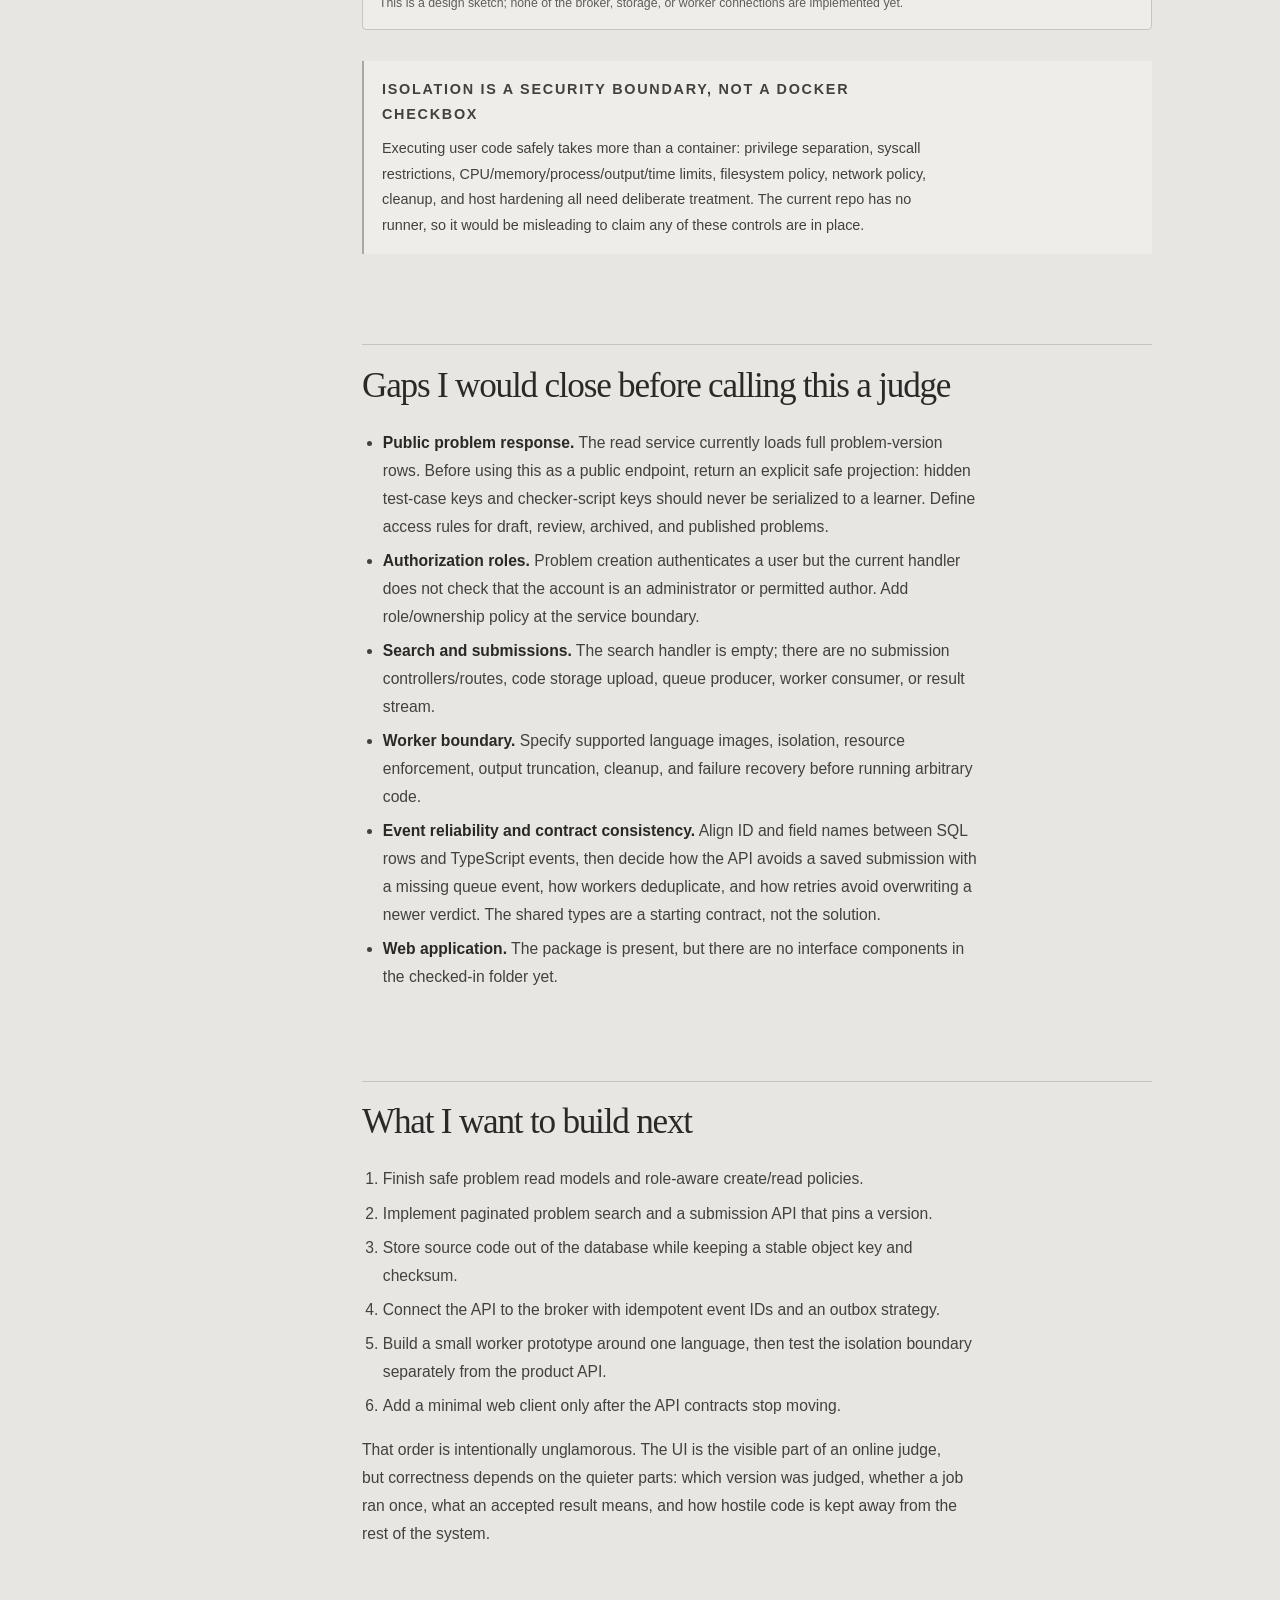
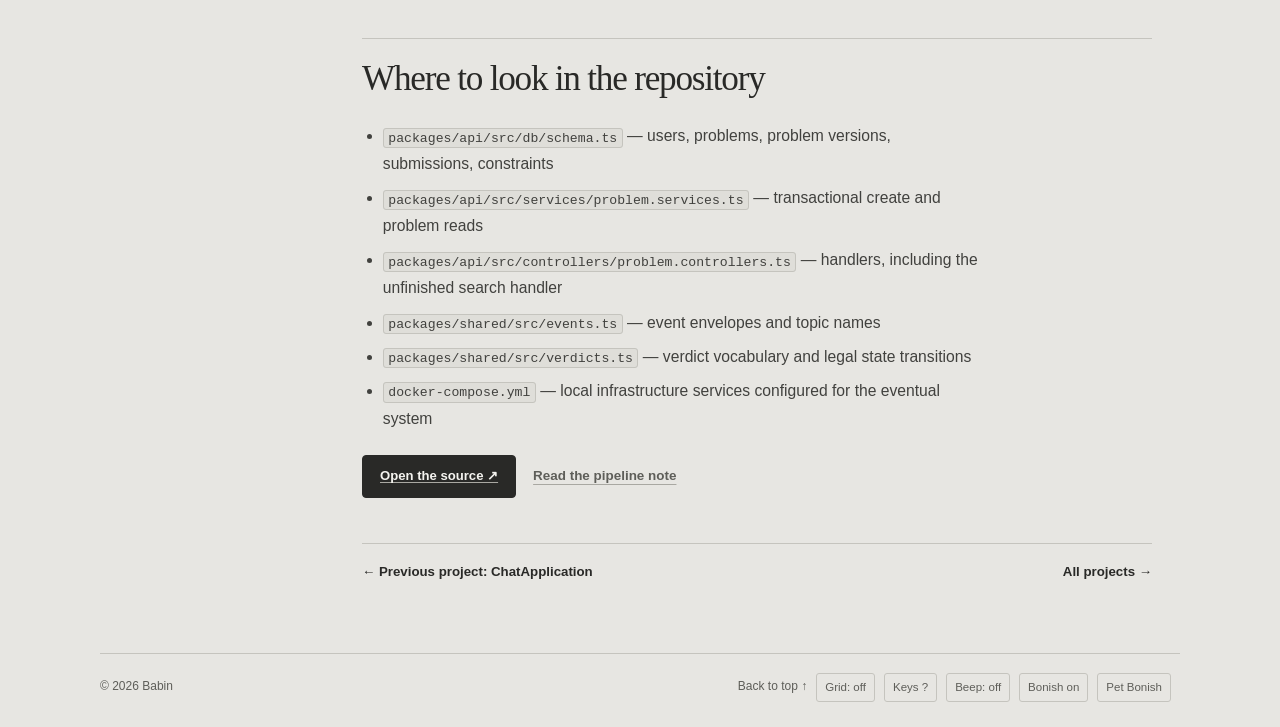
<file: projects/online-judge.html>
<!doctype html>
<html lang="en">
<head>
  <meta charset="utf-8"><meta name="viewport" content="width=device-width, initial-scale=1">
  <meta name="theme-color" content="#e7e6e2">
  <meta name="description" content="The current state and architecture of Babin's online judge project: Bun API, Drizzle/PostgreSQL schema, versioned problems, and planned worker pipeline.">
  <title>Online judge — Babin</title><link rel="stylesheet" href="../assets/css/site.css?v=20261111-4">
</head>
<body>
  <div class="reading-progress" aria-hidden="true"></div>
  <header class="site-header"><nav class="nav wrap" aria-label="Main navigation"><a class="brand" href="../index.html"><svg class="brand-avatar" viewBox="0 0 48 48" aria-hidden="true" focusable="false"><g class="avatar-head"><path d="M8.5 20 7 6l12 7c3-1.5 7-1.5 10 0l12-7-1.5 14" fill="#d4d3ce" stroke="#5e5e59" stroke-width="1.6" stroke-linejoin="round"/><path d="M8 22c0-7 5-11 12-11h8c7 0 12 4 12 11v7c0 7-5 12-12 12h-8C13 41 8 36 8 29z" fill="#eeede9" stroke="#5e5e59" stroke-width="1.6"/><path d="m11 16-1-7 6 4m21 3 1-7-6 4" fill="#c5c4be" stroke="#5e5e59" stroke-width="1.1" stroke-linejoin="round"/><g class="avatar-pupils"><ellipse cx="18.5" cy="24" rx="1.35" ry="2" fill="#292927"/><ellipse cx="29.5" cy="24" rx="1.35" ry="2" fill="#292927"/></g><path d="m21.5 29 2.5 2 2.5-2m-2.5 2v2m0 0c-1.5 2-3.5 2.5-5 1m5-1c1.5 2 3.5 2.5 5 1M14 30l-6-2m6 5-6 1m20-4 6-2m-6 5 6 1" fill="none" stroke="#5e5e59" stroke-width="1.15" stroke-linecap="round" stroke-linejoin="round"/></g></svg></a><div class="nav-links"><a href="../index.html#projects">Projects</a><a href="../index.html#notes">Blog</a><a href="../index.html#tools">Tools</a><a href="../index.html#about">About</a></div></nav></header>
  <main>
    <header class="page-head wrap" id="top">
      <p class="breadcrumbs"><a href="../index.html">Home</a><span>/</span><a href="../index.html#projects">Projects</a><span>/</span><span>Online judge</span></p>
      <p class="kicker">Project 02 / Developer tools</p>
      <h1>Online judge</h1>
      <p class="page-lede">A programming-judge project in its early backend stage. The part that exists is a Bun/TypeScript API and a careful PostgreSQL model for users, versioned problems, and submissions. The web app and the code-running worker still need to be built.</p>
      <div class="page-meta"><span>Bun + TypeScript</span><span>Express 5</span><span>PostgreSQL + Drizzle</span><span>API/schema scaffold</span><span>9 min read</span></div>
    </header>

    <div class="article-layout wrap">
      <nav class="toc" aria-label="On this page"><h2>On this page</h2><ol><li><a href="#status">What is here</a></li><li><a href="#map">Implemented system map</a></li><li><a href="#schema">Schema design</a></li><li><a href="#versioning">Why versions</a></li><li><a href="#contracts">Shared contracts</a></li><li><a href="#target">Target judging pipeline</a></li><li><a href="#gaps">Gaps to close</a></li><li><a href="#next">Next steps</a></li></ol></nav>
      <article class="prose">
        <div class="callout"><p class="small-label">Current status / checked against the repository</p><p>The API, authentication endpoints, problem create/read routes, Drizzle schema, migration, seed file, and shared TypeScript contracts exist. The <code>packages/web</code> package has no app source, <code>packages/judge-worker</code> has only a package manifest, and problem search is an empty handler. There is no submission API or execution path in this checkout.</p></div>
        <p id="status">I am keeping this page in two layers: <strong>implemented now</strong> and <strong>the architecture I want to build next</strong>. That distinction matters most here because an enum named <code>RUNNING</code> and a Docker Compose service do not mean user code is currently being run.</p>

        <h2 id="map">Implemented system map</h2>
        <p>This is the request path that can be traced through the current code: a client would call the Express API, auth middleware reads a JWT from a cookie, controllers call services, and Drizzle reads or writes PostgreSQL. The diagram intentionally leaves the browser and judge worker marked as missing.</p>
        <figure class="figure"><p class="figure-title">Current data flow / solid = implemented code</p>
          <svg viewBox="0 0 900 360" role="img" aria-label="Current online judge repository has no web client. Implemented API handles authentication and problem endpoints and talks to PostgreSQL through Drizzle. Web app, queue, judge worker and object storage flow are future work.">
            <defs><marker id="oj-current-arrow" viewBox="0 0 10 10" refX="8" refY="5" markerWidth="7" markerHeight="7" orient="auto"><path d="M0 0 10 5 0 10Z" fill="currentColor"/></marker></defs>
            <rect x="30" y="104" width="153" height="80" rx="4" class="svg-node-dark" stroke-dasharray="5 4"/><text x="106" y="136" text-anchor="middle" class="svg-label">Web client</text><text x="106" y="159" text-anchor="middle" class="svg-small">not present yet</text>
            <rect x="260" y="69" width="220" height="151" rx="4" class="svg-node"/><text x="370" y="99" text-anchor="middle" class="svg-label">Express API</text><text x="370" y="124" text-anchor="middle" class="svg-small">register / login</text><text x="370" y="145" text-anchor="middle" class="svg-small">create + read problems</text><text x="370" y="169" text-anchor="middle" class="svg-mono">search handler is empty</text><text x="370" y="196" text-anchor="middle" class="svg-small">Bun · TypeScript · Zod</text>
            <rect x="564" y="69" width="180" height="151" rx="4" class="svg-node"/><text x="654" y="106" text-anchor="middle" class="svg-label">Drizzle</text><text x="654" y="131" text-anchor="middle" class="svg-small">schema + queries</text><text x="654" y="154" text-anchor="middle" class="svg-small">transaction for problem</text><text x="654" y="183" text-anchor="middle" class="svg-mono">packages/api/src/db</text>
            <rect x="789" y="69" width="94" height="151" rx="4" class="svg-node"/><text x="836" y="108" text-anchor="middle" class="svg-label">Postgres</text><text x="836" y="133" text-anchor="middle" class="svg-small">users</text><text x="836" y="153" text-anchor="middle" class="svg-small">problems</text><text x="836" y="173" text-anchor="middle" class="svg-small">versions</text><text x="836" y="193" text-anchor="middle" class="svg-small">submissions</text>
            <rect x="286" y="273" width="165" height="62" rx="4" class="svg-node-dark" stroke-dasharray="5 4"/><text x="368" y="299" text-anchor="middle" class="svg-label">Queue / broker</text><text x="368" y="319" text-anchor="middle" class="svg-small">compose only; unused</text>
            <rect x="543" y="273" width="173" height="62" rx="4" class="svg-node-dark" stroke-dasharray="5 4"/><text x="629" y="299" text-anchor="middle" class="svg-label">Judge worker</text><text x="629" y="319" text-anchor="middle" class="svg-small">no source implementation</text>
            <path d="M183 144h77m-7-5 7 5-7 5M480 144h84m-7-5 7 5-7 5M744 144h45m-7-5 7 5-7 5" class="svg-line"/>
            <path d="M370 220V271" class="svg-dash" marker-end="url(#oj-current-arrow)"/><text x="383" y="255" class="svg-small">planned publish</text>
            <path d="M451 304H541" class="svg-dash" marker-end="url(#oj-current-arrow)"/><text x="496" y="296" text-anchor="middle" class="svg-small">planned consume</text>
          </svg>
          <figcaption>The checked-in Compose file starts Postgres, Redis, Redpanda, and MinIO for local development. The application source currently creates only a PostgreSQL connection; there is no queue producer/consumer, blob upload path, or worker attached.</figcaption>
        </figure>

        <h2 id="schema">The schema is the strongest part so far</h2>
        <p>The database splits a problem's stable identity from its editable content. <code>problems</code> holds a unique slug, owner, visibility, and status. <code>problem_versions</code> holds the statement, limits, difficulty, checker settings, and test-case object key. <code>submissions</code> references both the stable problem and the exact version it was judged against.</p>
        <figure class="figure"><p class="figure-title">PostgreSQL ER sketch / from Drizzle schema</p>
          <svg viewBox="0 0 900 415" role="img" aria-label="Users have many problems and submissions. Problems have many problem versions. Submissions reference the user, problem and exact problem version. Version table contains limits and test case storage keys.">
            <rect x="28" y="46" width="206" height="153" rx="4" class="svg-node"/><rect x="346" y="46" width="210" height="143" rx="4" class="svg-node"/><rect x="664" y="46" width="208" height="205" rx="4" class="svg-node"/><rect x="346" y="280" width="210" height="112" rx="4" class="svg-node-dark"/>
            <text x="48" y="73" class="svg-label">users</text><text x="48" y="100" class="svg-mono">id PK · userName UQ</text><text x="48" y="121" class="svg-mono">email UQ · passwordHash</text><text x="48" y="142" class="svg-mono">role · rating · maxRating</text><text x="48" y="174" class="svg-small">USER / ADMIN</text>
            <text x="366" y="73" class="svg-label">problems</text><text x="366" y="100" class="svg-mono">id PK · slug UQ</text><text x="366" y="121" class="svg-mono">createdBy FK → users</text><text x="366" y="142" class="svg-mono">visibility · status · deletedAt</text><text x="366" y="169" class="svg-small">DRAFT / REVIEW / PUBLISHED</text>
            <text x="684" y="73" class="svg-label">problem_versions</text><text x="684" y="100" class="svg-mono">id PK · problemId FK</text><text x="684" y="121" class="svg-mono">versionNumber · createdBy FK</text><text x="684" y="142" class="svg-mono">title · statement · difficulty</text><text x="684" y="163" class="svg-mono">time / memory / output limits</text><text x="684" y="184" class="svg-mono">checker · testcase S3 key/version</text><text x="684" y="220" class="svg-small">unique(problemId, versionNumber)</text>
            <text x="366" y="308" class="svg-label">submissions</text><text x="366" y="334" class="svg-mono">userId / problemId / versionId</text><text x="366" y="355" class="svg-mono">language · sourceCodeKey · verdict</text><text x="366" y="376" class="svg-small">time / memory / outputs / timestamps</text>
            <path d="M234 104h112m-7-5 7 5-7 5M556 104h108m-7-5 7 5-7 5" class="svg-line"/><text x="287" y="92" text-anchor="middle" class="svg-small">authors</text><text x="607" y="92" text-anchor="middle" class="svg-small">1 : many</text>
            <path d="M346 345H128V199m-5 7 5-7 5 7M449 280V189m-5 7 5-7 5 7" class="svg-dash"/><text x="239" y="334" text-anchor="middle" class="svg-small">userId FK</text><text x="466" y="236" class="svg-small">problemId FK</text>
            <path d="M556 345h108V203" class="svg-dash"/><text x="621" y="334" text-anchor="middle" class="svg-small">version evaluated</text>
          </svg>
          <figcaption>Foreign keys use restrictive deletes. A submission therefore keeps its problem identity and version relationship; the version snapshot makes old verdicts explainable after the statement or tests change.</figcaption>
        </figure>
        <div class="diagram-grid"><div class="diagram-card"><b>Database-level guardrails</b><span>Unique usernames, emails, slugs, and (problemId, versionNumber); check constraints bound ratings, resource limits, test-case counts, and checker-script combinations.</span></div><div class="diagram-card"><b>Input matches storage rules</b><span>Zod validates problem creation too, including the rule that STANDARD checkers have no script while SPECIAL/INTERACTIVE checkers do.</span></div><div class="diagram-card"><b>One transaction</b><span>Problem creation inserts the identity row and version 1 in one transaction, so a failure does not leave a shell without content.</span></div><div class="diagram-card"><b>Typed query layer</b><span>Drizzle is initialized with the schema and Postgres client. TypeScript types are inferred from the same table definitions.</span></div></div>

        <h2 id="versioning">Why pin a submission to a version?</h2>
        <p>Suppose a problem's hidden tests change next week. If an old submission only points at the problem slug, it becomes hard to answer a basic question: “What exact statement, limits, and test set did this verdict use?” A version row makes that context explicit. A submission keeps both <code>problemId</code> and <code>problemVersionId</code>, and the version carries its own test-case key and version.</p>
        <figure class="figure"><p class="figure-title">Versioning / keep the judging context immutable</p>
          <svg viewBox="0 0 900 245" role="img" aria-label="Problem identity points to version 1 and version 2; submissions made at each time remain tied to the version that existed then">
            <defs><marker id="oj-version-arrow" viewBox="0 0 10 10" refX="8" refY="5" markerWidth="7" markerHeight="7" orient="auto"><path d="M0 0 10 5 0 10Z" fill="currentColor"/></marker></defs>
            <rect x="26" y="81" width="180" height="76" rx="4" class="svg-node"/><text x="116" y="112" text-anchor="middle" class="svg-label">Problem</text><text x="116" y="135" text-anchor="middle" class="svg-small">stable id + slug</text>
            <rect x="307" y="31" width="207" height="76" rx="4" class="svg-node"/><rect x="307" y="145" width="207" height="76" rx="4" class="svg-node"/><text x="410" y="62" text-anchor="middle" class="svg-label">Version 1</text><text x="410" y="84" text-anchor="middle" class="svg-small">statement + tests v1</text><text x="410" y="176" text-anchor="middle" class="svg-label">Version 2</text><text x="410" y="198" text-anchor="middle" class="svg-small">revised statement + tests v2</text>
            <rect x="671" y="31" width="201" height="76" rx="4" class="svg-node-dark"/><rect x="671" y="145" width="201" height="76" rx="4" class="svg-node-dark"/><text x="771" y="62" text-anchor="middle" class="svg-label">Submission A</text><text x="771" y="84" text-anchor="middle" class="svg-small">judged against v1</text><text x="771" y="176" text-anchor="middle" class="svg-label">Submission B</text><text x="771" y="198" text-anchor="middle" class="svg-small">judged against v2</text>
            <path d="M206 105 307 70m-8 0 8 0 0 8M206 137l101 46m-8-1 8 1-1-8M514 70h157m-7-5 7 5-7 5M514 183h157m-7-5 7 5-7 5" class="svg-line"/>
          </svg>
          <figcaption>Versioning is already reflected in the schema. Creating later versions and implementing the submission route are separate pieces of work.</figcaption>
        </figure>

        <h2 id="contracts">The worker contract is sketched, not connected</h2>
        <p><code>packages/shared</code> defines supported-language configuration, checker types, verdict strings, valid state transitions, topic names, and typed submission-created/judged event shapes. That is a useful boundary: API and worker can agree on a message format without duplicating string literals. At the moment, no producer or consumer imports these contracts into a running judge path. There are also a couple of contract mismatches to fix before connecting them: the database uses UUIDs for problem-version IDs while the submission event types those IDs as numbers, and the event config calls the checker key <code>checkerCustomScriptS3Key</code> while the schema uses <code>checkerScriptS3Key</code>.</p>
        <figure class="figure"><p class="figure-title">Declared contracts / no runtime consumer yet</p>
          <svg viewBox="0 0 900 290" role="img" aria-label="Shared TypeScript package declares language configurations, verdict state transitions, event topics and submission event payloads; API and worker don't yet use a connected pipeline">
            <rect x="26" y="64" width="202" height="149" rx="4" class="svg-node"/><rect x="349" y="64" width="202" height="149" rx="4" class="svg-node-dark"/><rect x="672" y="64" width="202" height="149" rx="4" class="svg-node-dark"/>
            <text x="127" y="95" text-anchor="middle" class="svg-label">Shared package</text><text x="127" y="123" text-anchor="middle" class="svg-small">Language config</text><text x="127" y="145" text-anchor="middle" class="svg-small">Verdict transition map</text><text x="127" y="167" text-anchor="middle" class="svg-small">Event + topic types</text><text x="127" y="191" text-anchor="middle" class="svg-mono">implemented contracts</text>
            <text x="450" y="95" text-anchor="middle" class="svg-label">API producer</text><text x="450" y="126" text-anchor="middle" class="svg-small">submission routes absent</text><text x="450" y="150" text-anchor="middle" class="svg-small">broker publishing absent</text><text x="450" y="187" text-anchor="middle" class="svg-mono">not connected</text>
            <text x="773" y="95" text-anchor="middle" class="svg-label">Judge worker</text><text x="773" y="126" text-anchor="middle" class="svg-small">package only</text><text x="773" y="150" text-anchor="middle" class="svg-small">no src/index.ts</text><text x="773" y="187" text-anchor="middle" class="svg-mono">not implemented</text>
            <path d="M228 117h121m-7-5 7 5-7 5M228 159h121m-7-5 7 5-7 5M551 117h121m-7-5 7 5-7 5M551 159h121m-7-5 7 5-7 5" class="svg-dash"/><text x="450" y="258" text-anchor="middle" class="svg-small">Defined shared shapes are groundwork; they are not evidence of messages flowing through the broker.</text>
          </svg>
        </figure>

        <h2 id="target">Target judging pipeline: the next architecture</h2>
        <p>This is the system I would build around the existing tables and event types. It is a design sketch, not a description of current behavior. The API should accept source, pin an immutable problem version, store the source and submission metadata, and publish an event. A worker should claim a job, fetch only the versioned tests, compile and run inside a hardened isolation boundary, then persist a verdict. The client can poll or subscribe to status changes.</p>
        <figure class="figure"><p class="figure-title">Planned submission path / dashed = not implemented</p>
          <svg viewBox="0 0 940 380" role="img" aria-label="Planned design: client submits source to API; API stores metadata in PostgreSQL and code in object storage, then publishes a job event to Redpanda. An isolated worker runs it and returns a verdict event through Redpanda; API updates state and the client reads status. This is future work.">
            <defs><marker id="oj-future-arrow" viewBox="0 0 10 10" refX="8" refY="5" markerWidth="7" markerHeight="7" orient="auto"><path d="M0 0 10 5 0 10Z" fill="currentColor"/></marker></defs>
            <rect x="18" y="120" width="124" height="73" rx="4" class="svg-node-dark" stroke-dasharray="5 4"/><rect x="185" y="120" width="135" height="73" rx="4" class="svg-node-dark" stroke-dasharray="5 4"/><rect x="364" y="38" width="142" height="73" rx="4" class="svg-node-dark" stroke-dasharray="5 4"/><rect x="364" y="218" width="142" height="73" rx="4" class="svg-node-dark" stroke-dasharray="5 4"/><rect x="557" y="120" width="161" height="73" rx="4" class="svg-node-dark" stroke-dasharray="5 4"/><rect x="770" y="120" width="150" height="73" rx="4" class="svg-node-dark" stroke-dasharray="5 4"/>
            <text x="80" y="150" text-anchor="middle" class="svg-label">Client</text><text x="80" y="173" text-anchor="middle" class="svg-small">submit + track</text>
            <text x="252" y="150" text-anchor="middle" class="svg-label">API</text><text x="252" y="173" text-anchor="middle" class="svg-small">auth + pin version</text>
            <text x="435" y="69" text-anchor="middle" class="svg-label">Postgres</text><text x="435" y="91" text-anchor="middle" class="svg-small">submission state</text>
            <text x="435" y="249" text-anchor="middle" class="svg-label">Object store</text><text x="435" y="271" text-anchor="middle" class="svg-small">source + test blobs</text>
            <text x="637" y="150" text-anchor="middle" class="svg-label">Redpanda</text><text x="637" y="173" text-anchor="middle" class="svg-small">job event</text>
            <text x="845" y="150" text-anchor="middle" class="svg-label">Isolated worker</text><text x="845" y="173" text-anchor="middle" class="svg-small">compile · run · report</text>
            <path d="M142 156H183" class="svg-dash" marker-end="url(#oj-future-arrow)"/><path d="M185 178H144" class="svg-dash" marker-end="url(#oj-future-arrow)"/>
            <path d="M320 139 364 74m-7 3 7-3 2 7M320 174 364 241m-7-3 7 3 2-7" class="svg-dash"/>
            <path d="M320 156H555" class="svg-dash" marker-end="url(#oj-future-arrow)"/><path d="M557 184H322" class="svg-dash" marker-end="url(#oj-future-arrow)"/>
            <path d="M718 156H768" class="svg-dash" marker-end="url(#oj-future-arrow)"/><path d="M770 178H720" class="svg-dash" marker-end="url(#oj-future-arrow)"/>
            <text x="163" y="174" text-anchor="middle" class="svg-small">status</text><text x="438" y="149" text-anchor="middle" class="svg-small">submission event</text><text x="438" y="178" text-anchor="middle" class="svg-small">verdict update</text><text x="744" y="149" text-anchor="middle" class="svg-small">job</text><text x="744" y="172" text-anchor="middle" class="svg-small">result</text>
            <rect x="260" y="329" width="421" height="34" rx="3" class="svg-node"/><text x="470" y="351" text-anchor="middle" class="svg-small">The untrusted program must never share the API process or its credentials.</text>
          </svg>
          <figcaption>The dashed return path shows a verdict coming back through the broker so the API can update durable state and the client can read it. This is a design sketch; none of the broker, storage, or worker connections are implemented yet.</figcaption>
        </figure>
        <div class="callout"><p class="small-label">Isolation is a security boundary, not a Docker checkbox</p><p>Executing user code safely takes more than a container: privilege separation, syscall restrictions, CPU/memory/process/output/time limits, filesystem policy, network policy, cleanup, and host hardening all need deliberate treatment. The current repo has no runner, so it would be misleading to claim any of these controls are in place.</p></div>

        <h2 id="gaps">Gaps I would close before calling this a judge</h2>
        <ul>
          <li><strong>Public problem response.</strong> The read service currently loads full problem-version rows. Before using this as a public endpoint, return an explicit safe projection: hidden test-case keys and checker-script keys should never be serialized to a learner. Define access rules for draft, review, archived, and published problems.</li>
          <li><strong>Authorization roles.</strong> Problem creation authenticates a user but the current handler does not check that the account is an administrator or permitted author. Add role/ownership policy at the service boundary.</li>
          <li><strong>Search and submissions.</strong> The search handler is empty; there are no submission controllers/routes, code storage upload, queue producer, worker consumer, or result stream.</li>
          <li><strong>Worker boundary.</strong> Specify supported language images, isolation, resource enforcement, output truncation, cleanup, and failure recovery before running arbitrary code.</li>
          <li><strong>Event reliability and contract consistency.</strong> Align ID and field names between SQL rows and TypeScript events, then decide how the API avoids a saved submission with a missing queue event, how workers deduplicate, and how retries avoid overwriting a newer verdict. The shared types are a starting contract, not the solution.</li>
          <li><strong>Web application.</strong> The package is present, but there are no interface components in the checked-in folder yet.</li>
        </ul>

        <h2 id="next">What I want to build next</h2>
        <ol><li>Finish safe problem read models and role-aware create/read policies.</li><li>Implement paginated problem search and a submission API that pins a version.</li><li>Store source code out of the database while keeping a stable object key and checksum.</li><li>Connect the API to the broker with idempotent event IDs and an outbox strategy.</li><li>Build a small worker prototype around one language, then test the isolation boundary separately from the product API.</li><li>Add a minimal web client only after the API contracts stop moving.</li></ol>
        <p>That order is intentionally unglamorous. The UI is the visible part of an online judge, but correctness depends on the quieter parts: which version was judged, whether a job ran once, what an accepted result means, and how hostile code is kept away from the rest of the system.</p>
        <h2 id="files">Where to look in the repository</h2>
        <ul><li><code>packages/api/src/db/schema.ts</code> — users, problems, problem versions, submissions, constraints</li><li><code>packages/api/src/services/problem.services.ts</code> — transactional create and problem reads</li><li><code>packages/api/src/controllers/problem.controllers.ts</code> — handlers, including the unfinished search handler</li><li><code>packages/shared/src/events.ts</code> — event envelopes and topic names</li><li><code>packages/shared/src/verdicts.ts</code> — verdict vocabulary and legal state transitions</li><li><code>docker-compose.yml</code> — local infrastructure services configured for the eventual system</li></ul>
        <div class="about-links"><a class="button" href="https://github.com/Babin-exe/My_Codeforces" target="_blank" rel="noopener noreferrer">Open the source ↗</a><a class="text-link" href="../notes/judge-pipeline.html">Read the pipeline note</a></div>
        <div class="next-links"><a href="chatapplication.html">← Previous project: ChatApplication</a><a href="../index.html#projects">All projects →</a></div>
      </article>
    </div>
  </main>
  <footer class="site-footer wrap"><div class="footer-row"><span>© <span id="year">2026</span> Babin</span><span class="footer-links"><a href="#top">Back to top ↑</a><button class="buddy-toggle utility-toggle" id="grid-toggle" type="button" aria-pressed="false">Grid: off</button><button class="buddy-toggle utility-toggle" id="shortcuts-toggle" type="button" aria-haspopup="dialog">Keys ?</button><button class="buddy-toggle" id="sound-toggle" type="button" aria-pressed="false" aria-label="Turn beep sounds on">Beep: off</button><button class="buddy-toggle" id="pip-toggle" hidden type="button" aria-pressed="true">Bonish on</button></span></div></footer>
  <script src="../assets/js/site.js"></script>
</body>
</html>
</file>
<file: assets/css/site.css>
:root {
  color-scheme: light;
  --bg: #e7e6e2;
  --surface: #eeede9;
  --surface-raised: #f4f3ef;
  --surface-inset: #dfded9;
  --line: #c5c4be;
  --line-strong: #a9a8a2;
  --ink: #292927;
  --muted: #5e5e59;
  --soft: #696963;
  --sans: -apple-system, BlinkMacSystemFont, "Segoe UI", sans-serif;
  --serif: Georgia, "Times New Roman", serif;
  --mono: ui-monospace, SFMono-Regular, Menlo, Consolas, monospace;
  --measure: 69ch;
}

*, *::before, *::after { box-sizing: border-box; }
html { scroll-behavior: smooth; scroll-padding-top: 86px; }
body {
  margin: 0;
  background: var(--bg);
  color: var(--ink);
  font: 400 16px/1.65 var(--sans);
  -webkit-font-smoothing: antialiased;
}
a { color: inherit; text-decoration-thickness: 1px; text-underline-offset: .18em; }
button { color: inherit; font: inherit; }
img, svg { display: block; max-width: 100%; }
::selection { background: #fde68a; color: #1c1917; }
:focus-visible { outline: 2px solid var(--ink); outline-offset: 3px; }
.wrap { width: min(1080px, calc(100% - 48px)); margin-inline: auto; }
/* Let grid and flex children shrink below their content's preferred width. */
.section-head > *, .card-grid > *, .tools-layout > *, .tools-grid > *,
.about-box > *, .article-layout > *, .diagram-grid > *, .dao-sim-grid > * { min-width: 0; }

h1, h2, h3, p { margin-top: 0; }
h1, h2 { text-wrap: balance; }
h1 { margin-bottom: 20px; font: 500 clamp(3rem, 7vw, 5.6rem)/.98 var(--serif); letter-spacing: -.045em; }
h1 em { font-weight: 400; }
h2 { font-size: clamp(1.9rem, 4vw, 3rem); line-height: 1.08; letter-spacing: -.035em; }
h3 { font-size: 1.1rem; line-height: 1.25; letter-spacing: -.015em; }
.eyebrow, .kicker, .breadcrumbs, .card-meta, .page-meta, .figure-title, .small-label {
  color: var(--muted);
  font-size: .7rem;
  font-weight: 700;
  letter-spacing: .12em;
  text-transform: uppercase;
}
.eyebrow { display: flex; align-items: center; gap: 10px; margin-bottom: 18px; }
.eyebrow::before { content: ""; width: 24px; height: 1px; background: var(--line-strong); }
.kicker { margin-bottom: 13px; }
.muted { color: var(--muted); }
.small { font-size: .88rem; }

/* Quiet, legible top bar */
.site-header { position: sticky; top: 0; z-index: 20; background: var(--bg); border-bottom: 1px solid var(--line); }
.nav { min-height: 68px; display: flex; align-items: center; justify-content: space-between; gap: 24px; }
.brand { display: inline-flex; width: 44px; height: 44px; flex: 0 0 auto; align-items: center; justify-content: center; text-decoration: none; }
.brand-avatar { display: block; width: 42px; height: 42px; overflow: visible; }
.avatar-head { transform-origin: 24px 24px; transition: transform .16s ease-out; }
.avatar-pupils { transition: transform .12s ease-out; }
.nav-links { display: flex; gap: clamp(14px, 3vw, 30px); align-items: center; color: var(--muted); font-size: .8rem; font-weight: 650; }
.nav-links a { text-decoration: none; }
.nav-links a:hover, .nav-links a.active { color: var(--ink); text-decoration: underline; text-underline-offset: 5px; }

body.blueprint-grid::before { content: ""; position: fixed; inset: 0; z-index: 8; pointer-events: none; background-image: linear-gradient(to right, rgba(94,94,89,.075) 1px, transparent 1px), linear-gradient(to bottom, rgba(94,94,89,.075) 1px, transparent 1px); background-size: 24px 24px; }

/* Home */
.hero { min-height: 470px; display: grid; grid-template-columns: minmax(0, 1.1fr) minmax(280px, .9fr); align-items: center; gap: 58px; padding-block: 76px 82px; }
.hero h1 { max-width: 670px; }
.hero-copy { max-width: 56ch; margin-bottom: 0; color: var(--muted); font-size: clamp(1.05rem, 1.6vw, 1.2rem); }
.hero-actions { display: flex; flex-wrap: wrap; gap: 21px; align-items: center; margin-top: 29px; }
.button { display: inline-flex; align-items: center; justify-content: center; gap: 8px; min-height: 43px; padding: 0 17px; border: 1px solid var(--ink); border-radius: 4px; background: var(--ink); color: var(--surface-raised); text-decoration: none; font-size: .82rem; font-weight: 680; transition: background .16s ease, color .16s ease, transform .16s ease; }
.button:hover { transform: translateY(-1px); background: transparent; color: var(--ink); }
.button svg, .text-link svg { width: 15px; height: 15px; }
.text-link { color: var(--muted); font-size: .84rem; font-weight: 680; text-decoration: underline; text-underline-offset: 4px; }
.text-link:hover { color: var(--ink); }
.hero-note { padding: 23px 24px; border: 1px solid var(--line); border-radius: 4px; background: var(--surface); }
.hero-note-top { display: flex; align-items: center; justify-content: space-between; gap: 16px; margin-bottom: 22px; padding-bottom: 12px; border-bottom: 1px solid var(--line); }
.hero-note-top .small-label { font: 600 .72rem var(--mono); letter-spacing: 0; text-transform: none; }
.status-dot { width: 8px; height: 8px; border: 1px solid var(--line-strong); border-radius: 50%; background: var(--surface-raised); }
.hero-note p { margin-bottom: 0; font: 400 1rem/1.7 var(--serif); }
.hero-note p + p { margin-top: 14px; }
.hero-note code, code { font: .88em var(--mono); }
.section { padding-block: 56px 65px; border-top: 1px solid var(--line); }
.section-head { display: flex; align-items: end; justify-content: space-between; gap: 36px; margin-bottom: 29px; }
.section-head h2 { margin-bottom: 0; }
.section-intro { max-width: 42ch; margin-bottom: 3px; color: var(--muted); font-size: .95rem; }
.card-grid { display: grid; gap: 18px; }
.card-grid--two { grid-template-columns: repeat(2, minmax(0, 1fr)); }
.home-card { display: flex; min-width: 0; flex-direction: column; overflow: hidden; border: 1px solid var(--line); border-radius: 4px; background: var(--surface); text-decoration: none; transition: border-color .16s ease, transform .16s ease, background .16s ease; }
.home-card:hover { transform: translateY(-2px); border-color: var(--line-strong); background: var(--surface-raised); }
.home-card-visual { display: grid; min-height: 158px; place-items: center; padding: 18px; border-bottom: 1px solid var(--line); background: var(--surface-inset); }
.home-card-visual svg { width: min(100%, 390px); }
.home-card-body { display: flex; flex: 1; flex-direction: column; padding: 21px 23px 22px; }
.card-meta { display: flex; flex-wrap: wrap; justify-content: space-between; gap: 6px 16px; margin-bottom: 15px; font-size: .63rem; letter-spacing: .1em; }
.home-card h3 { margin-bottom: 8px; font: 500 1.75rem/1.1 var(--serif); }
.home-card p { max-width: 52ch; margin-bottom: 23px; color: var(--muted); font-size: .93rem; }
.card-open { display: flex; justify-content: space-between; align-items: center; margin-top: auto; padding-top: 13px; border-top: 1px solid var(--line); font-size: .8rem; font-weight: 680; }
.card-arrow { font-size: 1.1rem; }
.notes-stack { border-top: 1px solid var(--line); }
.note-link { display: grid; grid-template-columns: 42px minmax(0, 1fr) 24px; gap: 15px; align-items: start; padding: 19px 3px; border-bottom: 1px solid var(--line); text-decoration: none; transition: padding .16s ease; }
.note-link:hover { padding-inline: 9px; }
.note-num { padding-top: 4px; color: var(--soft); font: 600 .77rem var(--mono); }
.note-title { display: block; font: 500 1.25rem/1.25 var(--serif); }
.note-desc { display: block; max-width: 76ch; margin-top: 6px; color: var(--muted); font-size: .84rem; line-height: 1.55; }
.note-arrow { text-align: right; color: var(--muted); }
.tools-layout { display: grid; grid-template-columns: minmax(0, .96fr) minmax(0, 1.04fr); align-items: stretch; gap: 16px; }
.tools-grid { display: grid; grid-template-columns: repeat(2, minmax(0, 1fr)); align-content: start; gap: 12px; }
.tool-group { padding: 18px; border: 1px solid var(--line); border-radius: 4px; background: var(--surface); }
.tool-group h3 { margin-bottom: 14px; font-size: .85rem; }
.tool-logos { display: flex; flex-wrap: wrap; gap: 7px; margin-bottom: 13px; }
.tool-logo-chip { display: inline-flex; min-height: 34px; align-items: center; gap: 7px; padding: 5px 8px; border: 1px solid var(--line); border-radius: 3px; background: var(--surface-raised); color: var(--ink); font-size: .72rem; font-weight: 650; }
.tool-logo-chip img { width: 20px; height: 20px; object-fit: contain; }
.tool-pills { display: flex; flex-wrap: wrap; gap: 7px; }
.tool-pills span { display: inline-flex; align-items: center; gap: 5px; padding: 4px 8px; border: 1px solid var(--line); border-radius: 3px; color: var(--muted); font-size: .72rem; }
.tool-pills img, .tool-pills svg { width: 14px; height: 14px; flex: 0 0 auto; object-fit: contain; }
.tool-pills svg { fill: none; stroke: currentColor; stroke-width: 1.35; stroke-linecap: round; stroke-linejoin: round; }
.tool-illustration { min-width: 0; margin: 0; padding: 16px; overflow-x: auto; overflow-y: hidden; border: 1px solid var(--line); border-radius: 4px; background: var(--surface); overscroll-behavior-x: contain; scrollbar-color: var(--line-strong) transparent; }
.tool-illustration-title { margin: 0 0 13px; color: var(--muted); font-size: .63rem; font-weight: 700; letter-spacing: .08em; text-transform: uppercase; }
.tool-illustration svg { width: 100%; min-width: 500px; height: auto; }
.tool-illustration figcaption { margin-top: 12px; color: var(--muted); font-size: .77rem; line-height: 1.55; }
.about-box { display: grid; grid-template-columns: .8fr 1.2fr; gap: 54px; padding: 29px; border: 1px solid var(--line); border-radius: 4px; background: var(--surface); }
.about-box h2 { margin-bottom: 0; font: 500 clamp(1.8rem, 4vw, 2.5rem)/1.1 var(--serif); }
.about-box p { max-width: var(--measure); color: var(--muted); }
.about-box p:last-of-type { margin-bottom: 0; }
.about-links { display: flex; flex-wrap: wrap; align-items: center; gap: 17px; margin-top: 22px; }
.personal-links { display: grid; grid-template-columns: repeat(2, max-content); align-items: center; gap: 14px 44px; width: 100%; margin-top: 16px; padding: 16px 2px; border-bottom: 1px solid var(--line); }
.personal-links a { display: inline-flex; align-items: center; gap: 6px; color: var(--ink); font-size: .84rem; font-weight: 650; text-decoration: none; }
.personal-links a:hover { text-decoration: underline; text-underline-offset: 4px; }
.github-activity { margin-top: 14px; padding: 19px; border: 1px solid var(--line); border-radius: 4px; background: var(--surface); }
.github-activity-head { display: flex; justify-content: space-between; align-items: end; gap: 14px; margin-bottom: 12px; }
.github-activity-head .kicker { margin-bottom: 4px; }
.github-activity-head h3 { margin: 0; font: 500 1.2rem/1.3 var(--serif); }
.github-activity-chart { display: block; width: 100%; min-width: 0; }
.github-activity-chart img { display: block; width: 100%; height: auto; }
.github-activity > p { margin: 8px 0 0; }

/* Project / article headers and readable long-form layout */
.reading-progress { position: fixed; inset: 0 auto auto 0; z-index: 30; width: 0; height: 2px; background: var(--ink); }
.page-head { padding-block: 39px 39px; border-bottom: 1px solid var(--line); }
.breadcrumbs { display: flex; flex-wrap: wrap; align-items: center; gap: 9px; margin-bottom: 35px; font-size: .65rem; letter-spacing: .08em; }
.breadcrumbs a { text-decoration: none; }
.breadcrumbs a:hover { text-decoration: underline; }
.page-head .kicker { margin-bottom: 14px; }
.page-head h1 { max-width: 930px; margin-bottom: 18px; font-size: clamp(3rem, 6vw, 5.25rem); }
.page-lede { max-width: 69ch; margin-bottom: 22px; color: var(--muted); font: 400 clamp(1.08rem, 1.7vw, 1.26rem)/1.6 var(--serif); }
.page-meta { display: flex; flex-wrap: wrap; gap: 8px; letter-spacing: .04em; text-transform: none; font-size: .7rem; }
.page-meta span { padding: 6px 9px; border: 1px solid var(--line); border-radius: 3px; }
.article-layout { display: grid; grid-template-columns: 190px minmax(0, 1fr); align-items: start; gap: clamp(30px, 6vw, 72px); padding-block: 38px 70px; }
.toc { position: sticky; top: 92px; max-height: calc(100vh - 110px); overflow: auto; padding: 14px 0; border-top: 1px solid var(--line-strong); border-bottom: 1px solid var(--line); }
.toc h2 { margin: 0 0 12px; font: 700 .65rem var(--sans); letter-spacing: .12em; text-transform: uppercase; }
.toc ol { display: grid; gap: 7px; margin: 0; padding: 0; list-style: none; }
.toc a { display: block; color: var(--muted); font-size: .75rem; line-height: 1.4; text-decoration: none; }
.toc a:hover { color: var(--ink); text-decoration: underline; }
.prose { min-width: 0; max-width: 790px; }
.prose > :first-child { margin-top: 0; }
.prose p, .prose li { max-width: var(--measure); color: #41413e; font-size: .98rem; line-height: 1.78; }
.prose p { margin-bottom: 1.05em; }
.prose h2 { margin: 2.55em 0 .65em; padding-top: .55em; border-top: 1px solid var(--line); font: 500 clamp(1.65rem, 3vw, 2.2rem)/1.18 var(--serif); }
.prose h3 { margin: 1.7em 0 .5em; font-size: 1rem; }
.prose ul, .prose ol { padding-left: 1.3em; }
.prose li { margin-bottom: .4em; }
.prose strong { color: var(--ink); }
.prose a { text-decoration: underline; text-decoration-color: var(--line-strong); }
.prose a:hover { text-decoration-color: var(--ink); }
.prose code { padding: .12em .34em; border: 1px solid var(--line); border-radius: 3px; background: var(--surface-inset); font-size: .84em; overflow-wrap: anywhere; }
.prose pre { max-width: 100%; overflow: auto; padding: 17px 19px; border: 1px solid var(--line); border-radius: 4px; background: var(--surface-inset); color: var(--ink); font: .8rem/1.65 var(--mono); tab-size: 2; }
.prose pre code { padding: 0; border: 0; background: none; font-size: inherit; }
.figure { margin: 26px 0 31px; padding: 16px; overflow-x: auto; overflow-y: hidden; border: 1px solid var(--line); border-radius: 4px; background: var(--surface); overscroll-behavior-x: contain; scrollbar-color: var(--line-strong) transparent; }
.figure-title { margin: 0 0 13px; letter-spacing: .08em; font-size: .63rem; }
.figure svg { width: 100%; min-width: 680px; height: auto; }
.figure figcaption { margin-top: 12px; color: var(--muted); font-size: .77rem; line-height: 1.55; }
.svg-node { fill: var(--surface-raised); stroke: var(--line-strong); stroke-width: 1.3; }
.svg-node-dark { fill: var(--surface-inset); stroke: var(--line-strong); stroke-width: 1.3; }
.svg-label { fill: var(--ink); font: 600 14px var(--sans); }
.svg-small { fill: var(--muted); font: 11px var(--sans); }
.svg-mono { fill: var(--muted); font: 10px var(--mono); }
.svg-line { fill: none; stroke: var(--line-strong); stroke-width: 1.4; }
.svg-dash { fill: none; stroke: var(--line-strong); stroke-width: 1.2; stroke-dasharray: 5 4; }
.svg-number { fill: var(--surface-inset); stroke: var(--line-strong); }
.svg-number-text { fill: var(--ink); font: 700 11px var(--mono); }
.diagram-grid { display: grid; grid-template-columns: repeat(2, minmax(0, 1fr)); gap: 10px; margin: 20px 0; }
.diagram-card { padding: 14px 15px; border: 1px solid var(--line); border-radius: 3px; background: var(--surface); }
.diagram-card b { display: block; margin-bottom: 5px; font-size: .8rem; }
.diagram-card span { display: block; color: var(--muted); font-size: .79rem; line-height: 1.55; }
.callout { margin: 22px 0; padding: 16px 18px; border-left: 2px solid var(--line-strong); background: var(--surface); }
.callout p { margin: 0; font-size: .9rem; }
.callout p + p { margin-top: 8px; }
.callout .small-label { margin-bottom: 7px; }
.table-wrap { max-width: 100%; overflow-x: auto; margin: 20px 0 26px; border: 1px solid var(--line); border-radius: 4px; }
.prose table { width: 100%; border-collapse: collapse; font-size: .82rem; }
.prose th, .prose td { padding: 10px 12px; text-align: left; vertical-align: top; border-bottom: 1px solid var(--line); }
.prose th { background: var(--surface-inset); font-size: .72rem; letter-spacing: .04em; }
.prose tr:last-child td { border-bottom: 0; }
.project-section-title { margin: 2.7em 0 .7em; font: 500 1.75rem/1.15 var(--serif); }
.next-links { display: flex; justify-content: space-between; flex-wrap: wrap; gap: 14px; margin-top: 45px; padding-top: 17px; border-top: 1px solid var(--line); font-size: .83rem; font-weight: 650; }
.next-links a { text-decoration: none; }
.source-list { margin: 18px 0; padding-left: 1.2em; }
.source-list li { margin: 8px 0; font-size: .83rem; }
.project-state { display: inline-flex; align-items: center; gap: 7px; padding: 5px 8px; border: 1px solid var(--line-strong); border-radius: 3px; color: var(--muted); font-size: .7rem; font-weight: 700; }
.project-state::before { content: ""; width: 7px; height: 7px; border: 1px solid var(--line-strong); border-radius: 50%; background: var(--surface-inset); }

/* Small mouse-following cat; hidden on touch and reduced-motion devices */
.buddy { position: fixed; top: 0; left: 0; z-index: 25; width: 48px; height: 44px; opacity: 0; visibility: hidden; pointer-events: none; transform-origin: center; transition: opacity .14s ease, visibility 0s linear .14s; filter: drop-shadow(0 2px 2px rgba(40,40,38,.14)); }
.buddy.is-visible { opacity: 1; visibility: visible; transition-delay: 0s; }
.buddy.is-hidden { display: none; }
.buddy svg { width: 100%; height: 100%; overflow: visible; }
.buddy-walk { transform-origin: center; }
.buddy-sleep-eyes { opacity: 0; }
.buddy.is-napping .buddy-eyes { opacity: 0; }
.buddy.is-napping .buddy-sleep-eyes { opacity: 1; }
.buddy.is-moving .buddy-walk { animation: walk .24s ease-in-out infinite alternate; }
.buddy.is-moving .buddy-leg-a { transform-origin: 18px 34px; animation: leg-a .2s ease-in-out infinite alternate; }
.buddy.is-moving .buddy-leg-b { transform-origin: 33px 34px; animation: leg-b .2s ease-in-out infinite alternate; }
@keyframes walk { to { transform: translateY(-1.5px); } }
@keyframes leg-a { to { transform: rotate(14deg); } }
@keyframes leg-b { to { transform: rotate(-14deg); } }
.buddy.is-napping .buddy-walk { transform-origin: 26px 37px; animation: nap-breathe 2.8s ease-in-out infinite; }
.buddy-nap-z { fill: var(--muted); font: 700 7px var(--mono); opacity: 0; }
.buddy.is-napping .buddy-nap-z { animation: nap-zzz 2.5s ease-in-out infinite; }
.buddy-prop-detective, .buddy-prop-judge, .buddy-footer-paw { display: none; }
.buddy--detective .buddy-prop-detective, .buddy--judge .buddy-prop-judge, .buddy.is-footer .buddy-footer-paw { display: block; }
.buddy.is-footer .buddy-walk { transform: translateY(2px); animation: none; }
.buddy.is-petted { animation: pip-bounce .42s ease-out; }
@keyframes nap-breathe { 0%,100% { transform: translateY(0) scale(.98,1); } 50% { transform: translateY(1px) scale(1.04,.96); } }
@keyframes nap-zzz { 0% { opacity: 0; transform: translate(0,5px); } 25% { opacity: .8; } 100% { opacity: 0; transform: translate(5px,-8px); } }
@keyframes pip-bounce { 0%,100% { transform: translateY(0); } 35% { transform: translateY(-9px) rotate(-5deg); } 70% { transform: translateY(1px) rotate(3deg); } }
.buddy-toggle { padding: 4px 8px; border: 1px solid var(--line); border-radius: 3px; background: transparent; color: var(--muted); cursor: pointer; font-size: .72rem; }
.buddy-toggle:hover { border-color: var(--line-strong); color: var(--ink); }
.utility-toggle[aria-pressed="true"] { border-color: var(--line-strong); color: var(--ink); background: var(--surface); }
.pip-pet-count { color: var(--soft); font-size: .68rem; }
.site-footer .footer-links { gap: 9px; }
.site-footer { padding-block: 19px 25px; border-top: 1px solid var(--line); color: var(--muted); font-size: .75rem; }
.footer-row { display: flex; justify-content: space-between; align-items: center; gap: 16px; }
.footer-links { display: flex; flex-wrap: wrap; align-items: center; gap: 15px; }
.footer-links a { text-decoration: none; }
.footer-links a:hover { text-decoration: underline; }

/* Interactive diagrams and one-concept labs */
.micro-lab { margin: 23px 0 30px; padding: clamp(15px, 2.5vw, 22px); border: 1px solid var(--line-strong); border-radius: 4px; background: var(--surface); box-shadow: 2px 3px 0 rgba(41,41,39,.04); }
.lab-heading { display: flex; flex-wrap: wrap; justify-content: space-between; align-items: center; gap: 10px; margin-bottom: 11px; }
.lab-heading .small-label { margin: 0; }
.lab-tag { display: inline-flex; align-items: center; min-height: 24px; padding: 3px 7px; border: 1px solid var(--line); border-radius: 3px; color: var(--muted); font: 600 .63rem var(--mono); }
.lab-copy, .lab-status { max-width: 72ch; margin: 0 0 14px; color: var(--muted); font-size: .83rem; line-height: 1.55; }
.lab-status { margin: 13px 0 0; }
.trace-actions, .dp-controls, .field-row { display: flex; flex-wrap: wrap; align-items: center; gap: 10px; }
.trace-actions .button { min-height: 36px; padding-inline: 12px; font-size: .75rem; }
.check-label, .field-label { display: flex; align-items: center; gap: 8px; color: var(--ink); font-size: .8rem; font-weight: 650; }
.check-label input { accent-color: var(--ink); width: 16px; height: 16px; }
.quiet-button { min-height: 34px; padding: 5px 10px; border: 1px solid var(--line-strong); border-radius: 3px; background: transparent; color: var(--ink); cursor: pointer; font-size: .75rem; font-weight: 650; }
.quiet-button:hover:not(:disabled) { background: var(--surface-inset); }
.quiet-button:disabled { cursor: not-allowed; opacity: .52; }
.trace-readout { display: flex; flex-wrap: wrap; gap: 9px; margin-top: 16px; }
.trace-readout span { display: flex; align-items: center; gap: 7px; padding: 6px 9px; border: 1px solid var(--line); border-radius: 3px; color: var(--muted); font: .72rem var(--mono); }
.trace-readout b { color: var(--ink); }
.trace-readout b[data-state="done"] { color: #355b43; }
.trace-readout b[data-state="waiting"] { color: #805b2c; }
.trace-pulse { fill: #8c7144; stroke: #f4f3ef; stroke-width: 3; filter: drop-shadow(0 0 5px rgba(140,113,68,.75)); }
.trace-insert-label.is-writing { animation: database-blink .38s ease-in-out 3; }
@keyframes database-blink { 50% { fill: #9a7741; font-weight: 800; } }
.svg-inspect { cursor: pointer; }
.svg-inspect > rect { filter: none; transition: stroke .12s ease, fill .12s ease; }
.svg-inspect:hover > rect, .svg-inspect:focus-visible > rect, .svg-inspect.is-open > rect { stroke: #7b7a70; stroke-width: 1.5; fill: #e9e7df; }
.svg-inspect:focus { outline: none; }
.svg-inspect:focus-visible > rect { stroke: #67685e; stroke-width: 2; }
.tool-illustration svg > .svg-node, .tool-illustration svg > .svg-node-dark, .tool-illustration svg > text, .tool-illustration svg > path { pointer-events: none; }
.wire-drawer { grid-column: 1 / -1; min-width: 0; width: 100%; max-width: 100%; margin: 14px 0 22px; padding: 17px; border-left: 3px solid var(--line-strong); background: var(--surface-inset); }
.wire-drawer-head { display: flex; justify-content: space-between; align-items: start; gap: 12px; }
.wire-drawer h3 { margin: 0 0 10px; font: 500 1.15rem var(--serif); }
.wire-drawer pre { width: 100%; min-width: 0; max-width: 100%; max-height: 430px; margin: 0; overflow: auto; white-space: pre-wrap; overflow-wrap: anywhere; word-break: normal; }
.wire-drawer pre code { display: block; min-width: 0; white-space: inherit; overflow-wrap: inherit; }
.wire-drawer p { margin: 0 0 10px; color: var(--muted); font-size: .78rem; }
.wire-close { flex: 0 0 auto; }
.field-label { display: block; margin: 12px 0 6px; }
.field-row input { min-width: min(100%, 320px); flex: 1 1 250px; min-height: 36px; padding: 7px 9px; border: 1px solid var(--line-strong); border-radius: 3px; background: var(--surface-raised); color: var(--ink); font: .78rem var(--mono); }
.calc-output { margin: 15px 0 0; }
.calc-output > div { display: grid; gap: 5px; padding: 9px 0; border-top: 1px solid var(--line); }
.calc-output dt { color: var(--muted); font-size: .68rem; font-weight: 700; letter-spacing: .06em; text-transform: uppercase; }
.calc-output dd { min-width: 0; margin: 0; overflow-wrap: anywhere; }
.calc-output code { display: inline-block; max-width: 100%; padding: 5px 7px; background: var(--surface-raised); }
.range-input { width: 100%; margin: 6px 0 15px; accent-color: var(--ink); }
.dao-sim-grid { display: grid; grid-template-columns: minmax(0, 1.15fr) minmax(180px, .85fr); gap: 12px; }
.dao-sim-grid .small-label, .dao-ledger .small-label { margin-bottom: 8px; }
.call-stack, .dao-ledger { min-height: 106px; padding: 11px; border: 1px solid var(--line); border-radius: 3px; background: var(--surface-raised); }
.stack-frame { display: flex; justify-content: space-between; gap: 8px; margin-top: 6px; padding: 7px 8px; border-left: 2px solid var(--line-strong); background: var(--surface-inset); font: .68rem var(--mono); }
.stack-frame.is-callback { border-left-color: #9c7250; }
.stack-frame.is-unwinding { border-left-color: #55745f; }
.dao-ledger p:not(.small-label) { display: flex; justify-content: space-between; gap: 10px; margin: 0; padding: 5px 0; color: var(--muted); font-size: .75rem; }
.dao-ledger strong { color: var(--ink); font-family: var(--mono); }
.sim-step-title { margin: 15px 0 0; font: 500 1.12rem var(--serif); }
.dp-tree-scroll { overflow: auto; margin-top: 13px; padding: 14px 5px 10px; border: 1px solid var(--line); background: var(--surface-raised); overscroll-behavior-x: contain; }
.dp-tree { width: max-content; min-width: 100%; color: var(--muted); font: .68rem var(--mono); }
.dp-tree ul { display: flex; justify-content: center; position: relative; margin: 0; padding: 17px 0 0; list-style: none; }
.dp-tree li { position: relative; display: flex; flex-direction: column; align-items: center; padding: 0 4px; text-align: center; }
.dp-tree li::before { content: ""; position: absolute; top: 0; width: 1px; height: 12px; background: var(--line-strong); }
.dp-tree ul::before { content: ""; position: absolute; top: 0; left: 25%; right: 25%; border-top: 1px solid var(--line-strong); }
.dp-tree ul > li:first-child::after, .dp-tree ul > li:last-child::after { content: ""; position: absolute; top: 0; height: 7px; width: 50%; background: var(--surface-raised); }
.dp-tree ul > li:first-child::after { left: 0; border-right: 1px solid var(--line-strong); }
.dp-tree ul > li:last-child::after { right: 0; border-left: 1px solid var(--line-strong); }
.dp-tree ul > li:only-child::after { display: none; }
.dp-tree-node { position: relative; z-index: 1; padding: 5px 7px; border: 1px solid var(--line-strong); border-radius: 3px; background: var(--surface); white-space: nowrap; }
.dp-tree-node.is-base { background: var(--surface-inset); }
.dp-tree-node.is-cache { border-color: #a46d5e; background: #f0e4df; color: #703f36; }
.dp-tree-node small { display: block; margin-top: 3px; font: .56rem var(--sans); }
/* Margin notes gain their own measure on wide screens. */
.sidenote { width: auto; margin: 18px 0; padding: 12px 13px; border-left: 2px solid var(--line-strong); background: var(--surface); color: var(--muted); font-size: .76rem; line-height: 1.5; }
.sidenote strong { display: block; margin-bottom: 6px; color: var(--ink); font: 700 .64rem var(--sans); letter-spacing: .06em; text-transform: uppercase; }
.sidenote p { margin: 7px 0 0; color: var(--muted); font-size: .75rem; line-height: 1.5; }
.sidenote pre { margin: 8px 0; padding: 7px; font-size: .64rem; }

/* Native dialogs keep the palette and shortcut card keyboard friendly. */
.site-dialog { width: min(580px, calc(100% - 28px)); max-height: min(78vh, 660px); padding: 0; border: 1px solid var(--line-strong); border-radius: 5px; background: var(--surface); color: var(--ink); box-shadow: 0 20px 70px rgba(30,30,28,.22); }
.site-dialog::backdrop { background: rgba(36,36,33,.42); backdrop-filter: blur(2px); }
.dialog-inner { padding: 20px; }
.dialog-head { display: flex; justify-content: space-between; align-items: start; gap: 12px; }
.dialog-head h2 { margin: 0 0 12px; font: 500 1.45rem var(--serif); }
.palette-search { width: 100%; min-height: 43px; padding: 9px 11px; border: 1px solid var(--line-strong); border-radius: 3px; background: var(--surface-raised); color: var(--ink); font: .9rem var(--sans); }
.palette-results { display: grid; gap: 4px; max-height: 48vh; overflow: auto; margin: 12px 0 0; padding: 0; list-style: none; }
.palette-results a { display: flex; justify-content: space-between; gap: 12px; padding: 9px 10px; border-radius: 3px; text-decoration: none; }
.palette-results a[aria-selected="true"], .palette-results a:hover { background: var(--surface-inset); }
.palette-results small { color: var(--muted); font-size: .67rem; }
.palette-empty { padding: 12px 10px; color: var(--muted); font-size: .82rem; }
.shortcut-list { display: grid; grid-template-columns: auto 1fr; gap: 9px 16px; margin: 5px 0 0; font-size: .82rem; }
.shortcut-list dt { color: var(--muted); font-family: var(--mono); }
.shortcut-list dd { margin: 0; }

@media (min-width: 1600px) {
  .article-layout.wrap { width: min(1500px, calc(100% - 96px)); }
  .article-layout { grid-template-columns: 190px minmax(0, 790px); gap: 280px; }
  .sidenote--right { float: right; clear: right; width: 180px; margin: .15em -205px 1em 18px; }
  .sidenote--left { float: left; clear: left; width: 180px; margin: .15em 18px 1em -205px; }
}

@media (max-width: 1000px) {
  .tools-layout { grid-template-columns: 1fr; }
}
@media (max-width: 850px) {
  .hero { min-height: auto; grid-template-columns: 1fr; gap: 31px; padding-block: 67px 60px; }
  .hero-note { max-width: 640px; }
  .section-head { display: block; margin-bottom: 23px; }
  .section-intro { margin-top: 13px; }
  .article-layout { grid-template-columns: 1fr; gap: 17px; }
  .toc { position: static; max-height: unset; padding-block: 12px; }
  .toc ol { grid-template-columns: repeat(2, minmax(0, 1fr)); }
  .prose { max-width: 100%; }
}
@media (max-width: 760px) {
  .about-box { grid-template-columns: 1fr; gap: 18px; padding: 22px; }
}
@media (max-width: 620px) {
  .wrap { width: min(100% - 32px, 1080px); }
  .nav { min-height: 60px; gap: 12px; }
  .nav-links { gap: 12px; font-size: .72rem; }
  .brand { width: 38px; height: 38px; }
  .brand-avatar { width: 36px; height: 36px; }
  .hero { padding-block: 48px 42px; }
  .hero h1 { font-size: clamp(2.85rem, 15vw, 4.4rem); }
  .section { padding-block: 38px 44px; }
  .section-head { margin-bottom: 22px; }
  .card-grid--two { grid-template-columns: 1fr; }
  .home-card-visual { min-height: 137px; }
  .tools-grid { gap: 8px; }
  .tool-group { padding: 13px; }
  .tool-illustration { margin-inline: -3px; padding: 11px; }
  .tool-illustration-title::after { content: "↔ swipe to inspect"; float: right; color: var(--soft); font-size: .58rem; font-weight: 500; letter-spacing: 0; text-transform: none; }
  .about-box { gap: 16px; padding: 18px; }
  .personal-links { grid-template-columns: 1fr; gap: 12px; }
  .github-activity { min-width: 0; padding: 12px; }
  .github-activity-head { align-items: flex-start; }
  .page-head { padding-block: 27px 29px; }
  .breadcrumbs { margin-bottom: 27px; }
  .page-head h1 { font-size: clamp(2.75rem, 13vw, 4.1rem); }
  .article-layout { padding-top: 24px; }
  .toc ol { grid-template-columns: 1fr 1fr; }
  .prose p, .prose li { font-size: .94rem; }
  .figure { margin-inline: -3px; padding: 11px; }
  .figure-title::after { content: "↔ swipe to inspect"; float: right; color: var(--soft); font-size: .58rem; font-weight: 500; letter-spacing: 0; text-transform: none; }
  .diagram-grid { grid-template-columns: 1fr; }
  .dao-sim-grid { grid-template-columns: 1fr; }
  .note-link { grid-template-columns: 27px minmax(0, 1fr) 17px; gap: 9px; }
  .note-title { font-size: 1.13rem; }
  .footer-row { flex-direction: column; align-items: flex-start; gap: 11px; }
  .footer-links { gap: 8px 12px; }
  .buddy { width: 42px; height: 40px; }
  .wire-drawer { margin: 10px 0 17px; padding: 12px; }
  .wire-drawer-head { align-items: center; gap: 8px; }
  .wire-drawer h3 { font-size: 1rem; }
  .wire-drawer pre { max-height: 55vh; padding: 11px; font-size: .68rem; }
}
@media (max-width: 480px) {
  .wrap { width: min(100% - 28px, 1080px); }
  .tools-grid { grid-template-columns: 1fr; gap: 10px; }
  .tool-group { padding: 14px; }
  .toc ol { grid-template-columns: 1fr; }
  .figure-title::after, .tool-illustration-title::after {
    display: block;
    float: none;
    margin-top: 5px;
  }
  .site-dialog { width: calc(100% - 20px); max-height: 84vh; }
  .dialog-inner { padding: 15px; }
  .palette-results a { align-items: flex-start; }
  .palette-results a > span { min-width: 0; overflow-wrap: anywhere; }
}
@media (max-width: 380px) {
  .wrap { width: min(100% - 24px, 1080px); }
  .nav { gap: 8px; }
  .nav-links { gap: 9px; font-size: .68rem; }
  .brand { width: 34px; height: 34px; }
  .brand-avatar { width: 33px; height: 33px; }
  .hero h1 { font-size: clamp(2.2rem, 10vw, 2.65rem); }
  .page-head h1 { font-size: clamp(2.1rem, 9.5vw, 2.6rem); }
  .home-card-body { padding: 17px 15px 18px; }
  .figure, .tool-illustration { padding: 9px; }
  .micro-lab { padding: 13px; }
  .wire-drawer { padding: 10px; }
  .shortcut-list { grid-template-columns: auto minmax(0, 1fr); gap: 8px 11px; }
}
/* Keep the page readable in unusually narrow previews instead of crushing columns. */
@media (max-width: 360px) {
  html, body { min-width: 360px; }
}
@media (prefers-reduced-motion: reduce) {
  *, *::before, *::after { scroll-behavior: auto !important; animation-duration: .01ms !important; animation-iteration-count: 1 !important; transition-duration: .01ms !important; }
  .buddy { display: none !important; }
  .buddy.is-napping .buddy-walk, .buddy.is-napping .buddy-nap-z, .buddy.is-petted { animation: none !important; }
  body.blueprint-grid::before { background-size: 24px 24px; }
}
</file>
